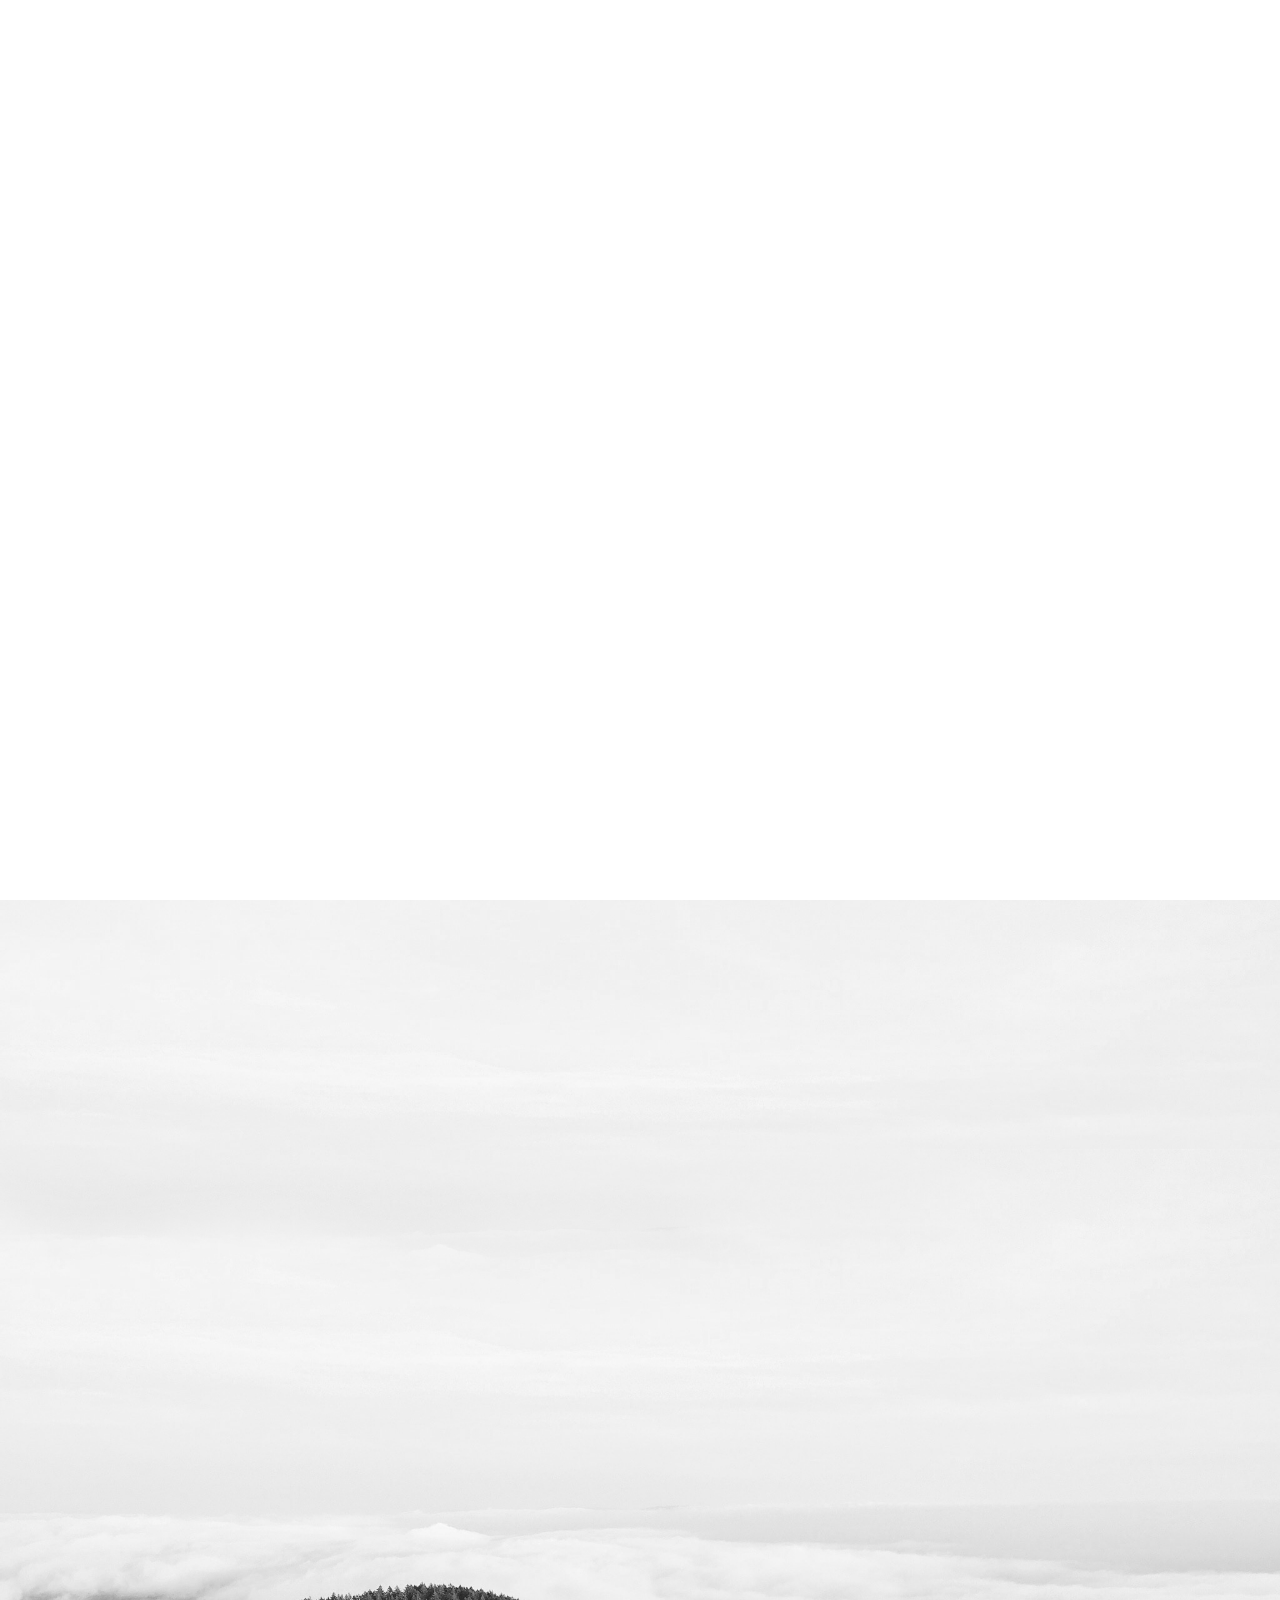
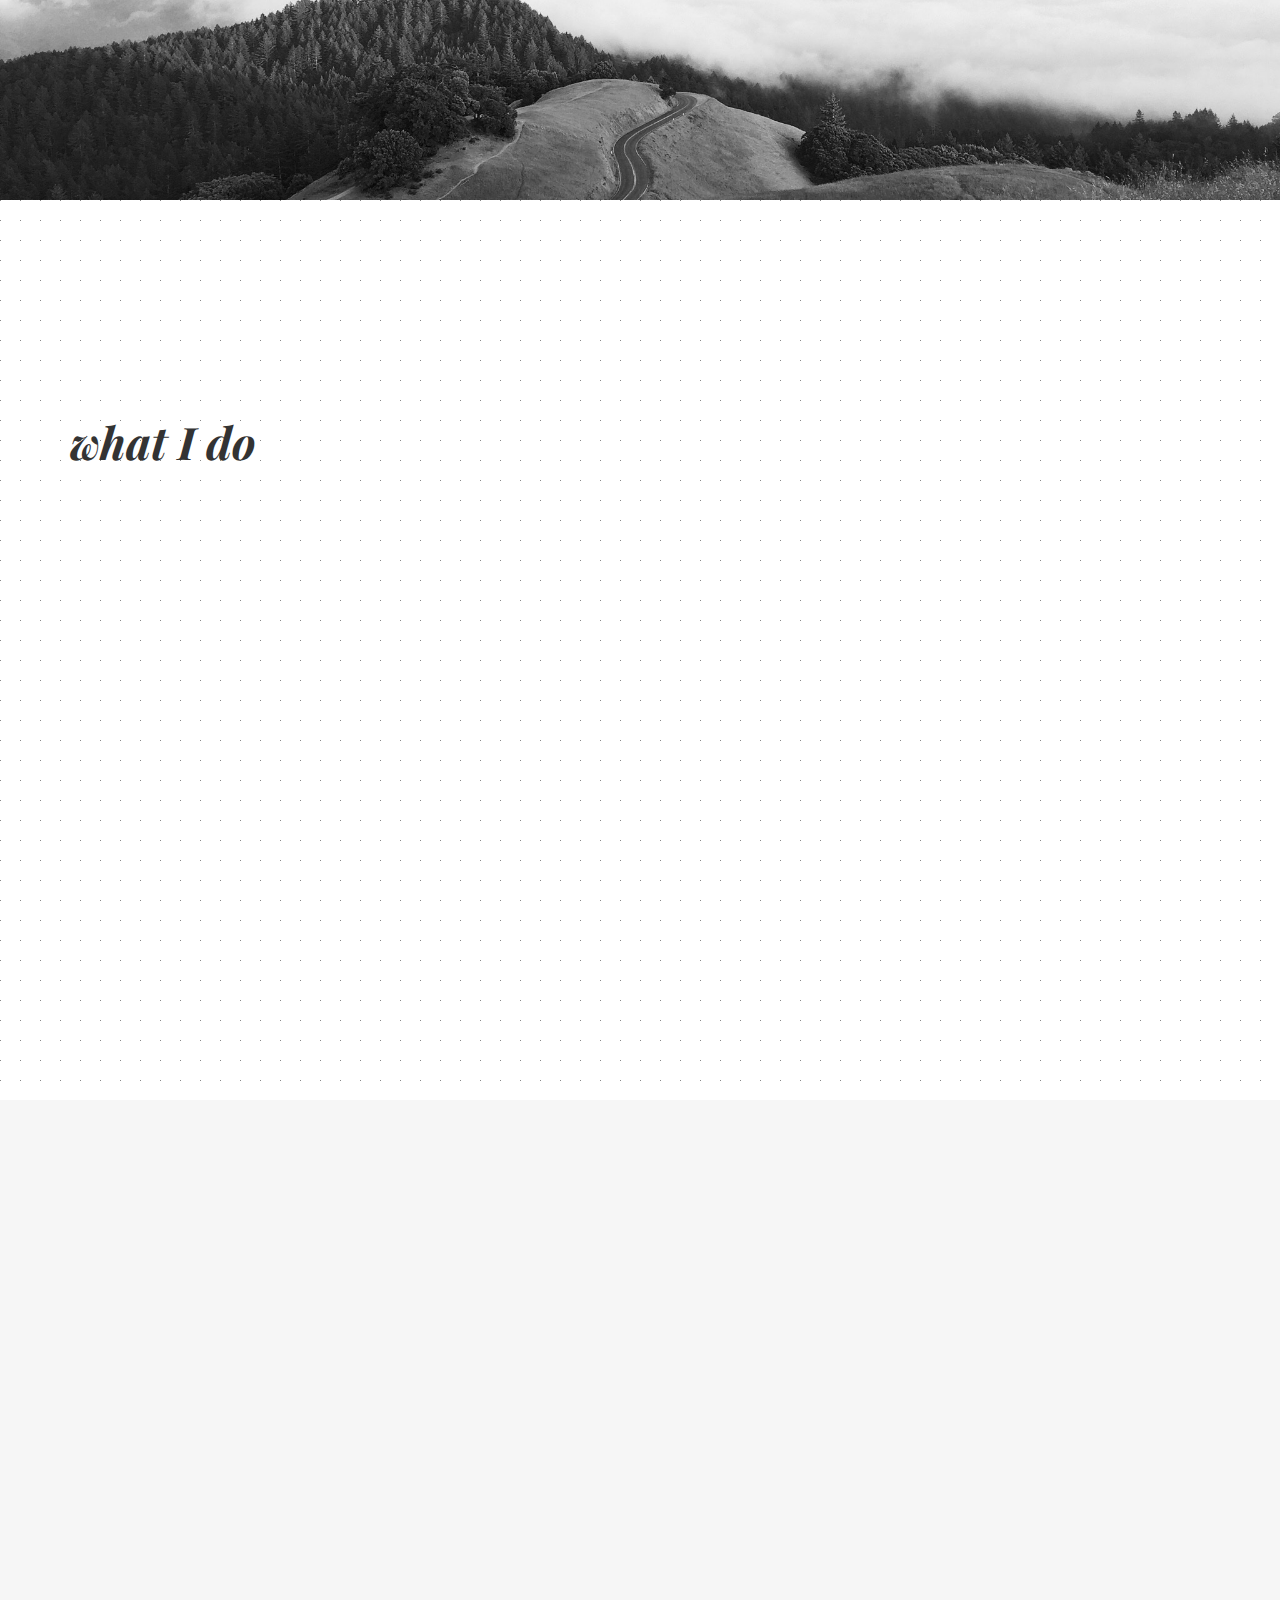
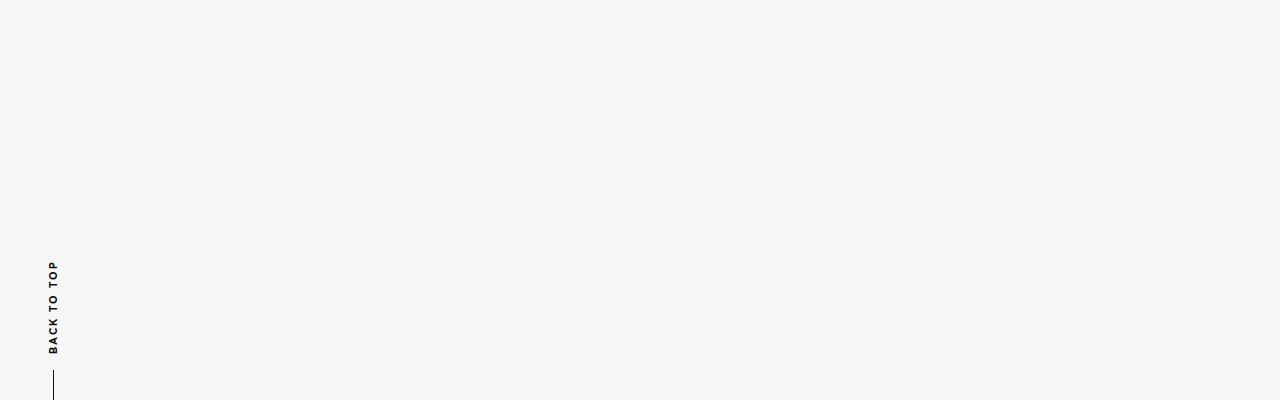
<file: index.html>
<!DOCTYPE html>
<html>
<head>
<meta name="viewport" content="width=device-width, initial-scale=1">
<title>Thien's Website</title>
<link href="https://fonts.googleapis.com/css?family=Noticia+Text:400,400i,700,700i&subset=latin-ext,vietnamese" rel="stylesheet">
<link href="https://fonts.googleapis.com/css?family=Roboto:100,100i,300,300i,400,400i,500,500i,700,700i,900,900i&subset=vietnamese" rel="stylesheet">
<link href="https://fonts.googleapis.com/css?family=Taviraj:100,100i,200,200i,300,300i,400,400i,500,500i,600,600i,700,700i&subset=vietnamese" rel="stylesheet">

<link href='https://fonts.googleapis.com/css?family=Playfair+Display:400,400italic,700,700italic,900italic,900|Open+Sans:400,300,300italic,400italic,600,700,600italic,700italic,800,800italic&subset=latin,vietnamese' rel='stylesheet' type='text/css'>
<link href='https://fonts.googleapis.com/css?family=Source+Sans+Pro:400,200,200italic,300,300italic,400italic,600,600italic,700,900,900italic,700italic|Montserrat:400,700&subset=latin,vietnamese' rel='stylesheet' type='text/css'>
<link href="https://fonts.googleapis.com/css?family=Montserrat:400,700" rel="stylesheet">

<link rel="stylesheet" href="font/graphik/stylesheet.css">
<link rel="stylesheet" href="font/arnhem/stylesheet.css">
<link rel="stylesheet" href="font/clarendon/stylesheet.css">
<link rel="stylesheet" href="font/SFUDin/stylesheet.css">
<link rel="stylesheet" href="font/svngotham/stylesheet.css">
<link rel="stylesheet" href="font-awesome/css/font-awesome.min.css">
<!-- end fonts -->

<!-- Latest compiled and minified CSS -->
<link rel="stylesheet" href="bootstrap/css/bootstrap.min.css">
<script src="https://ajax.googleapis.com/ajax/libs/jquery/1.12.3/jquery.min.js"></script>
<!-- Latest compiled and minified JavaScript -->
<script src="bootstrap/js/bootstrap.min.js"></script>
<script type='text/javascript' src='js/jquery.particleground.js'></script>
<script type="text/javascript" src="js/jquery.easing.1.3.js"></script>
<script type="text/javascript" src="js/jquery.waypoints.min.js"></script>
<script type="text/javascript" src="js/modernizr.js"></script>
<!-- PACE.JS FOR DISPLAYING LOADING EFFECT
<script src="js/pace.min.js"></script>
<link rel="stylesheet" href="css/big-counter.css">
-->
<!-- page stylesheets go here -->

<!-- start main stylesheet -->

<link rel="stylesheet" href="css/style.css">
<link rel="stylesheet" href="css/animate.css">
<link rel="stylesheet" href="css/media-queries.css">
<script type="text/javascript" src="js/main.js"></script>
</head>

<body>
<div class="loader">
  <div class="loading"></div>
</div>
<!-- search form goes here -->
<div class="search-container container-fluid" id="search-box-container">
  <div class="search-close-btn" id="search-close-btn"> <span class="top"></span> <span class="bottom"></span> </div>
  <div class="container">
    <div class="row">
      <div class="col-xs-10 col-xs-offset-1">
        <div class="form-wrapper">
          <form action="" class="searchform">
            <input type="text" id="search-text" autofocus value="type and press enter..."/>
            <button type="submit" class="submit"><i class="fa fa-search" aria-hidden="true"></i></button>
          </form>
        </div>
      </div>
    </div>
  </div>
</div>
<!-- end search form -->

<section class="container-fluid main-section banner animated section-slide" id="slide0">
<!-- page indicator -->
<div class="indicator-container hidden-xs animated" data-animate-order="3" data-animate-name="fadeInRight">
  <ul class="indicator" id="page-indicator">
    <li><a href="#" id="0">01</a></li>
    <li><a href="#" id="1">02</a></li>
    <li><a href="#" id="2">03</a></li>
    <li><a href="#" id="3">04</a></li>
  </ul>
</div>
<!-- end indicator -->

  <div id="particles" class="main-banner-overlay"></div>
  <div class="container">
    <nav class="navbar navbar-default navbar-fixed-top main-nav">
      <div class="container-fluid">
        <!-- Brand and toggle get grouped for better mobile display -->
        <div class="navbar-header"> <a class="button_container hidden-md hidden-lg" id="toggle"> <span class="top"></span> <span class="middle"></span> <span class="bottom"></span> </a>
          <!-- search box toggle button -->
          <div class="search-toggle hidden" id="search-toggle"> <i class="fa fa-search" aria-hidden="true"></i> </div>
          <!-- end toggle button -->
          <a class="navbar-brand animated" data-animate-order="0" data-animate-name="fadeInLeft" href="index.html"><img src="images/logo.png"></a>
        </div>
        <!-- Collect the nav links, forms, and other content for toggling -->
        <div class="overlay hidden-md hidden-lg" id="overlay">
          <nav class="overlay-menu">
            <ul class="main-nav">
              <li><a href="about.html"><span class="number">01</span>About</a></li>
              <li><a href="work.html"><span class="number">02</span>Work</a></li>
              <li><a href="blog.html"><span class="number">03</span>Blog</a></li>
              <li><a href="contact.html"><span class="number">04</span>Contact</a></li>

            </ul>
          </nav>
          <!-- overlay nav -->
          <div class="copy"> <span>Created by Thien Ho with <i class="fa fa-heart" aria-hidden="true"></i><span> </div>
        </div>
        <!-- Collect the nav links, forms, and other content for toggling -->
        <div class="collapse navbar-collapse hidden-sm">
          <ul class="nav navbar-nav navbar-right">
            <li><a href="about.html">About</a></li>
            <li><a href="work.html">Work</a></li>
            <li><a href="blog.html">Blog</a></li>
            <li><a href="contact.html">Contact</a></li>
          </ul>
        </div>
        <!-- /.navbar-collapse -->
      </div>
      <!-- /.container-fluid -->
    </nav>
  </div>
  <div class="container">
    <div class="col-xs-12 fadeoutonscroll">
      <div class="main-heading-container">
        <!--
          <h5 class="smaller-heading animated" data-animate-order="4" data-animate-name="fadeInDown">Hello there</h5>
      -->
          <h1 class="main-heading" data-animate-order="0" data-animate-name="fadeInUp">
              <span class="word animated" data-animate-order="0" data-animate-name="fadeInUp">hello</span>
              <span class="word animated" data-animate-order="1" data-animate-name="fadeInUp">there.</span>
          </h1>
      </div>
      <div class="sub-heading-container">
          <h2 class="sub-heading animated" data-animate-order="2" data-animate-name="fadeInUp">I&rsquo;m Thien. I love making simply beautiful websites & advertising with passion and care.</h2>
      </div>
      <div class="button-container">
          <a href="about.html" class="readmore-btn animated" data-animate-order="4" data-animate-name="fadeInUp">MORE ABOUT ME</a>
      </div>

      </div>
    <div class="scroll-container animated" data-animate-order="4" data-animate-name="fadeInUp">
      <a class="scrolling fadeoutonscroll" id="scroll-btn" href="#">scroll down</a>
    </div>
    <div class="animated social-icon-container" data-animate-order="4" data-animate-name="fadeInUp">
      <ul class="social-icons fadeoutonscroll">
        <li><a href="#"><i class="fa fa-twitter" aria-hidden="true"></i></a></li>
        <li><a href="#"><i class="fa fa-linkedin" aria-hidden="true"></i></a></li>
        <li><a href="#"><i class="fa fa-instagram" aria-hidden="true"></i></a></li>
      </ul>
    </div>
  </div>
</section>
<!-- end main banner -->
<section class="container-fluid welcome-section section-slide" id="slide1">
  <div class="container">
    <div class="row ">
      <div class="col-lg-6 col-lg-offset-3 col-md-6 col-md-offset-3 col-sm-8 col-sm-offset-2 welcome-text animated" data-animate-order="0" data-animate-name="fadeInUp">
        <h2 class="welcome-heading animated" data-animate-order="1" data-animate-name="fadeIn">wel<span class="hidden-xs">&mdash;<br/></span>come.</h2>
        <p>This personal website and blog of mine is created to share with you several stuffs including technologies, social lives, and of course, graphic design.</p>
        <p>On this site, I’d like to gather various types of articles as well as tutorials about graphic design from different sources that catch my interests. Hope these shares will help you out. Any question or comment, please feel free to <a href="contact">contact me</a> for any questions or&nbsp;requests. I would like to hear from you.</p>
      </div>
    </div>
  </div>
</section>
<section class="container-fluid service-section section-slide" id="slide2">
  <div class="container">
    <div class="row">
      <div class="col-xs-12 col-md-12 col-lg-3">
        <h2 class="service-heading">what I do</h2>
      </div>
      <div class="col-xs-12 col-sm-4 col-md-4 col-lg-3">
        <div class="service-block web-design animated" data-animate-order="0" data-animate-name="fadeInUp">
          <h3 class="service-title">website design.</h3>
          <p class="service-description">All of my works are designed with care and professional efforts. Every small details are taken care of to privide the best products and customer experience.</p>
        </div>
      </div>
      <div class="col-xs-12  col-sm-4 col-md-4 col-lg-3">
        <div class="service-block brand-identity animated" data-animate-order="1" data-animate-name="fadeInUp">
          <h3 class="service-title ">brand identity.</h3>
          <p class="service-description">All of my works are designed with care and professional efforts. Every small details are taken care of to privide the best products and customer experience.</p>
        </div>
      </div>
      <div class="col-xs-12  col-sm-4 col-md-4 col-lg-3">
        <div class="service-block print-product animated" data-animate-order="2" data-animate-name="fadeInUp">
          <h3 class="service-title">print products.</h3>
          <p class="service-description">All of my works are designed with care and professional efforts. Every small details are taken care of to privide the best products and customer experience.</p>
        </div>
      </div>
    </div>

  </div>
</section>

<section class="container-fluid contact-section section-slide" id="slide3">
  <div class="container">
    <div class="row">
      <div class="col-xs-12">
        <h2 class="contact-heading animated" data-animate-order="0" data-animate-name="fadeInUp">get in touch</h2>
      </div>
    </div>
    <div class="row">
      <div class="col-xs-12 col-sm-8 col-md-8 col-lg-9">
        <h4 class="contact-small-heading animated fade" data-animate-order="1" data-animate-name="fadeInUp">WANNA SAY HELLO?</h4>
        <a href="mailto:thien@thienho.co" class="footer-email animated fade" data-animate-order="2" data-animate-name="fadeInUp">thien@thienho.co</a>
      </div>
      <div class="col-xs-12 col-sm-4 col-md-4 col-lg-3">
        <h4 class="contact-small-heading animated fade" data-animate-order="1" data-animate-name="fadeInUp">CONNECT WITH ME</h4>
        <ul class="connect-list">
          <li class="animated fade" data-animate-order="2" data-animate-name="fadeInUp"><a href="#">linkedin</a></li>
          <li class="animated fade" data-animate-order="3" data-animate-name="fadeInUp"><a href="#">twitter</a></li>
          <li class="animated fade" data-animate-order="4" data-animate-name="fadeInUp"><a href="#">instagram</a></li>
        </ul>
      </div>
    </div>

      <div class="col-xs-12 arrow-container">
        <span></span>
        <a href="" class="totop">BACK TO TOP</a>
      </div>

  </div>
</section>
</body>
</html>
</file>
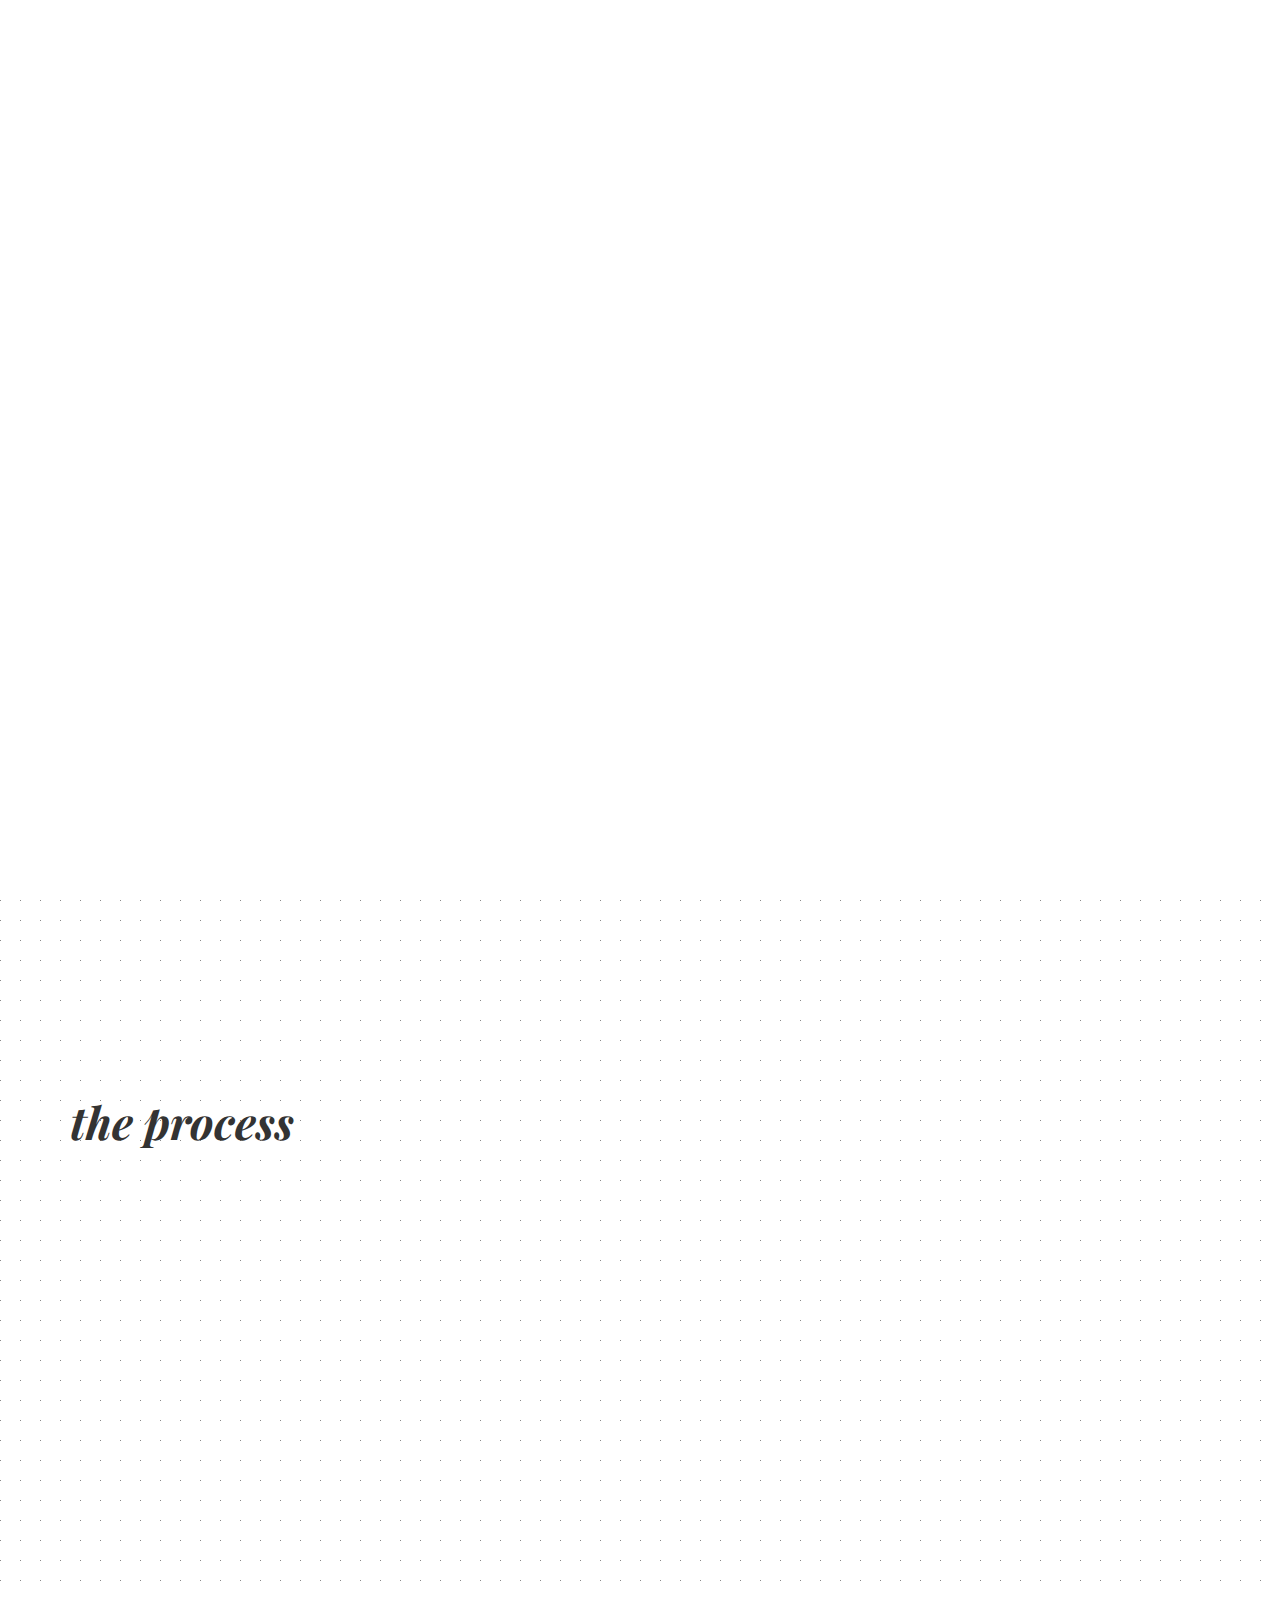
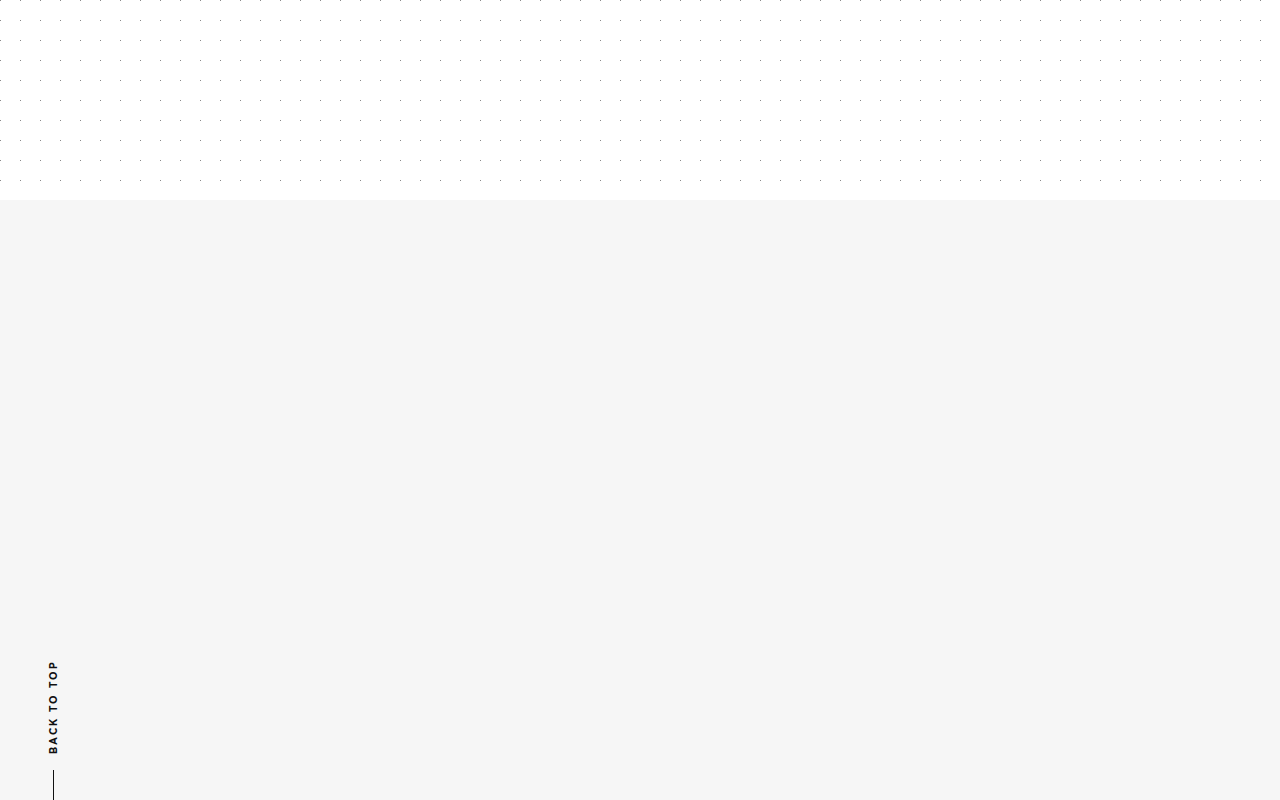
<file: about.html>
<!DOCTYPE html>
<html>
<head>
<meta name="viewport" content="width=device-width, initial-scale=1">
<title>Thien's Website</title>
<link href="https://fonts.googleapis.com/css?family=Noticia+Text:400,400i,700,700i&subset=latin-ext,vietnamese" rel="stylesheet">
<link href='https://fonts.googleapis.com/css?family=Playfair+Display:400,400italic,700,700italic,900italic,900|Open+Sans:400,300,300italic,400italic,600,700,600italic,700italic,800,800italic&subset=latin,vietnamese' rel='stylesheet' type='text/css'>
<link href='https://fonts.googleapis.com/css?family=Source+Sans+Pro:400,200,200italic,300,300italic,400italic,600,600italic,700,900,900italic,700italic|Montserrat:400,700&subset=latin,vietnamese' rel='stylesheet' type='text/css'>

<link rel="stylesheet" href="font/graphik/stylesheet.css">
<link rel="stylesheet" href="font/arnhem/stylesheet.css">
<link rel="stylesheet" href="font/SFUDin/stylesheet.css">
<link rel="stylesheet" href="font/svngotham/stylesheet.css">
<link rel="stylesheet" href="font-awesome/css/font-awesome.min.css">
<!-- end fonts -->

<!-- Latest compiled and minified CSS -->
<link rel="stylesheet" href="bootstrap/css/bootstrap.min.css">
<script src="js/jquery-1.12.4.min.js"></script>
<!-- Latest compiled and minified JavaScript -->
<script src="bootstrap/js/bootstrap.min.js"></script>
<script type='text/javascript' src='js/jquery.particleground.js'></script>
<script type="text/javascript" src="js/jquery.easing.1.3.js"></script>
<script type="text/javascript" src="js/jquery.waypoints.min.js"></script>
<script type="text/javascript" src="js/modernizr.js"></script>
<!-- PACE.JS FOR DISPLAYING LOADING EFFECT
<script src="js/pace.min.js"></script>
<link rel="stylesheet" href="css/big-counter.css">
-->
<!-- page stylesheets go here -->

<!-- start main stylesheet -->

<link rel="stylesheet" href="css/style.css">
<link rel="stylesheet" href="css/animate.css">
<link rel="stylesheet" href="css/media-queries.css">
<script type="text/javascript" src="js/main.js"></script>
</head>

<body>
<div class="loader"><div class="loading"></div></div>
<!-- search form goes here -->
<div class="search-container container-fluid" id="search-box-container">
  <div class="search-close-btn" id="search-close-btn"> <span class="top"></span> <span class="bottom"></span> </div>
  <div class="container">
    <div class="row">
      <div class="col-xs-10 col-xs-offset-1">
        <div class="form-wrapper">
          <form action="" class="searchform">
            <input type="text" id="search-text" autofocus value="type and press enter..."/>
            <button type="submit" class="submit"><i class="fa fa-search" aria-hidden="true"></i></button>
          </form>
        </div>
      </div>
    </div>
  </div>
</div>
<!-- end search form -->

<section class="container-fluid about-banner banner animated section-slide" id="slide0">
  <div class="container">
    <nav class="navbar navbar-default navbar-fixed-top main-nav">
      <div class="container-fluid">
        <!-- Brand and toggle get grouped for better mobile display -->
        <div class="navbar-header"> <a class="button_container hidden-md hidden-lg" id="toggle"> <span class="top"></span> <span class="middle"></span> <span class="bottom"></span> </a>
          <!-- search box toggle button -->
          <div class="search-toggle hidden" id="search-toggle"> <i class="fa fa-search" aria-hidden="true"></i> </div>
          <!-- end toggle button -->
          <a class="navbar-brand animated" data-animate-order="0" data-animate-name="fadeInLeft" href="index.html"><img src="images/logo.png"></a>
        </div>
        <!-- Collect the nav links, forms, and other content for toggling -->
        <div class="overlay hidden-md hidden-lg" id="overlay">
          <nav class="overlay-menu">
            <ul class="main-nav">
              <li><a href="about.html"><span class="number">01</span>About</a></li>
              <li><a href="work.html"><span class="number">02</span>Work</a></li>
              <li><a href="blog.html"><span class="number">03</span>Blog</a></li>
              <li><a href="contact.html"><span class="number">04</span>Contact</a></li>
            </ul>
          </nav>
          <!-- overlay nav -->
          <div class="copy"> <span>Created by Thien Ho with <i class="fa fa-heart" aria-hidden="true"></i><span> </div>
        </div>
        <!-- Collect the nav links, forms, and other content for toggling -->
        <div class="collapse navbar-collapse hidden-sm">
          <ul class="nav navbar-nav navbar-right">
            <li><a href="about.html">About</a></li>
            <li><a href="work.html">Work</a></li>
            <li><a href="blog.html">Blog</a></li>
            <li><a href="contact.html">Contact</a></li>
          </ul>
        </div>
        <!-- /.navbar-collapse -->
      </div>
      <!-- /.container-fluid -->
    </nav>
  </div>
  <div class="container">
    <div class="row">
      <div class="col-xs-12 col-sm-6 col-md-5 col-md-offset-1 col-lg-4 col-lg-offset-1">
        <img src="images/andy.jpg" alt="" class="profile-img animated" data-animate-order="0" data-animate-name="fadeIn">
        <h1 class="about-heading">
            <div class="about-word-mask">
                <span class="word animated" data-animate-order="1" data-animate-name="fadeInUp">hello,</span>
            </div>
            <div class="about-word-mask">
                <span class="word animated" data-animate-order="2" data-animate-name="fadeInUp">i&#8217;m thien.</span>
            </div>
        </h1>

        <a href="#" class="resume animated" data-animate-order="2" data-animate-name="fadeInUp">My resume <i class="fa fa-file-pdf-o" aria-hidden="true"></i>
</a>
      </div>
      <div class="col-xs-12 col-sm-6 col-md-5 col-lg-6 right-container">
          <div id="profile" class="profile-container animated" data-animate-order="2" data-animate-name="fadeIn">
          <p>My name is Thien Ho. I am a graphic and web designer.</p>
          <p>Having graduated from <b>International University (Vietnam National University)</b>, majored in <b>Computer Engineering</b>, I realize this is an incredibly potential industry with huge career opportunities since technology will keep growing and being developed on a non-stop basis.</p>

          <p>Prior to my degree education at International University, I pursued a diploma in <b>Multimedia Graphics</b> at <b>FPT Arena</b>. There, I was learning how to use graphic tools including <b>Adobe Photoshop, Illustrator, Indesign and Flash</b> to make ideas become real, of course with all efforts and passion.</p>

    <p>I graduated in December 2014 with an <b>MBA</b> concentrating in <b>Management Information System</b> at the <b>University of Houston - Clear Lake</b>. I kinda dip my one foot into the business world. Overall, my love for graphic and web design remains unchanged. I still love to work on graphic and web design stuffs.</p>
        </div>
      </div>
    </div>


  </div>
</section>
<!-- end main banner -->

<section class="container-fluid process-section section-slide" id="slide2">
  <div class="container">
    <div class="row">
      <div class="col-xs-12 col-md-12 col-lg-3">
        <h2 class="service-heading">the process</h2>
      </div>
      <div class="col-xs-12 col-sm-12 col-md-12 col-lg-9">
        <div class="quote-block animated" data-animate-order="0" data-animate-name="fadeInUp">
          <blockquote>
            <p class="saying">Simplicity is the ultimate sophistication.</p>
            <div class="author">
              &mdash; Leonardo Da Vinci
            </div>
          </blockquote>
        </div>
      </div>

    </div>

    <div class="row process-wrapper">
        <div class="col-xs-12 col-sm-6 col-md-6 col-lg-3 process-container requirement animated" data-animate-order="4" data-animate-name="fadeInUp">
            <h4 class="process-title">Collecting Requirements</h4>
            <p>In this step, detail information about the project will be collected.</p>
        </div>
        <div class="col-xs-12 col-sm-6 col-md-6 col-lg-3 process-container design animated" data-animate-order="4" data-animate-name="fadeInUp">
            <h4 class="process-title">Analysis & Design</h4>
            <p>Collected information will be analyzed and turned into designs.</p>
        </div>
        <div class="col-xs-12 col-sm-6 col-md-6 col-lg-3 process-container coding animated" data-animate-order="4" data-animate-name="fadeInUp">
            <h4 class="process-title">Implementation</h4>
            <p>Designs will be turned in to real codes or real products.</p>
        </div>
        <div class="col-xs-12 col-sm-6 col-md-6 col-lg-3 process-container launch animated" data-animate-order="4" data-animate-name="fadeInUp">
            <h4 class="process-title">Testing & Launch</h4>
            <p>Final product must be carefully tested before launching.</p>
        </div>
    </div>
  </div>
</section>

<section class="container-fluid contact-section section-slide shorter" id="slide3">
  <div class="container">
    <div class="row">
      <div class="col-xs-12">
        <h2 class="contact-heading animated" data-animate-order="0" data-animate-name="fadeInUp">contact</h2>
      </div>
    </div>
    <div class="row">
      <div class="col-xs-12 col-sm-8 col-md-8 col-lg-9">
        <h4 class="contact-small-heading animated fade" data-animate-order="1" data-animate-name="fadeInUp">WANNA SAY HELLO?</h4>
        <a href="mailto:thien@thienho.co" class="footer-email animated fade" data-animate-order="2" data-animate-name="fadeInUp">thien@thienho.co</a>
      </div>
      <div class="col-xs-12 col-sm-4 col-md-4 col-lg-3">
        <h4 class="contact-small-heading animated fade" data-animate-order="1" data-animate-name="fadeInUp">CONNECT WITH ME</h4>
        <ul class="connect-list">
          <li class="animated fade" data-animate-order="2" data-animate-name="fadeInUp"><a href="#">linkedin</a></li>
          <li class="animated fade" data-animate-order="3" data-animate-name="fadeInUp"><a href="#">twitter</a></li>
          <li class="animated fade" data-animate-order="4" data-animate-name="fadeInUp"><a href="#">instagram</a></li>
        </ul>
      </div>
    </div>

      <div class="col-xs-12 arrow-container">
        <span></span>
        <a href="" class="totop">BACK TO TOP</a>
      </div>

  </div>
</section>
</body>
</html>
</file>
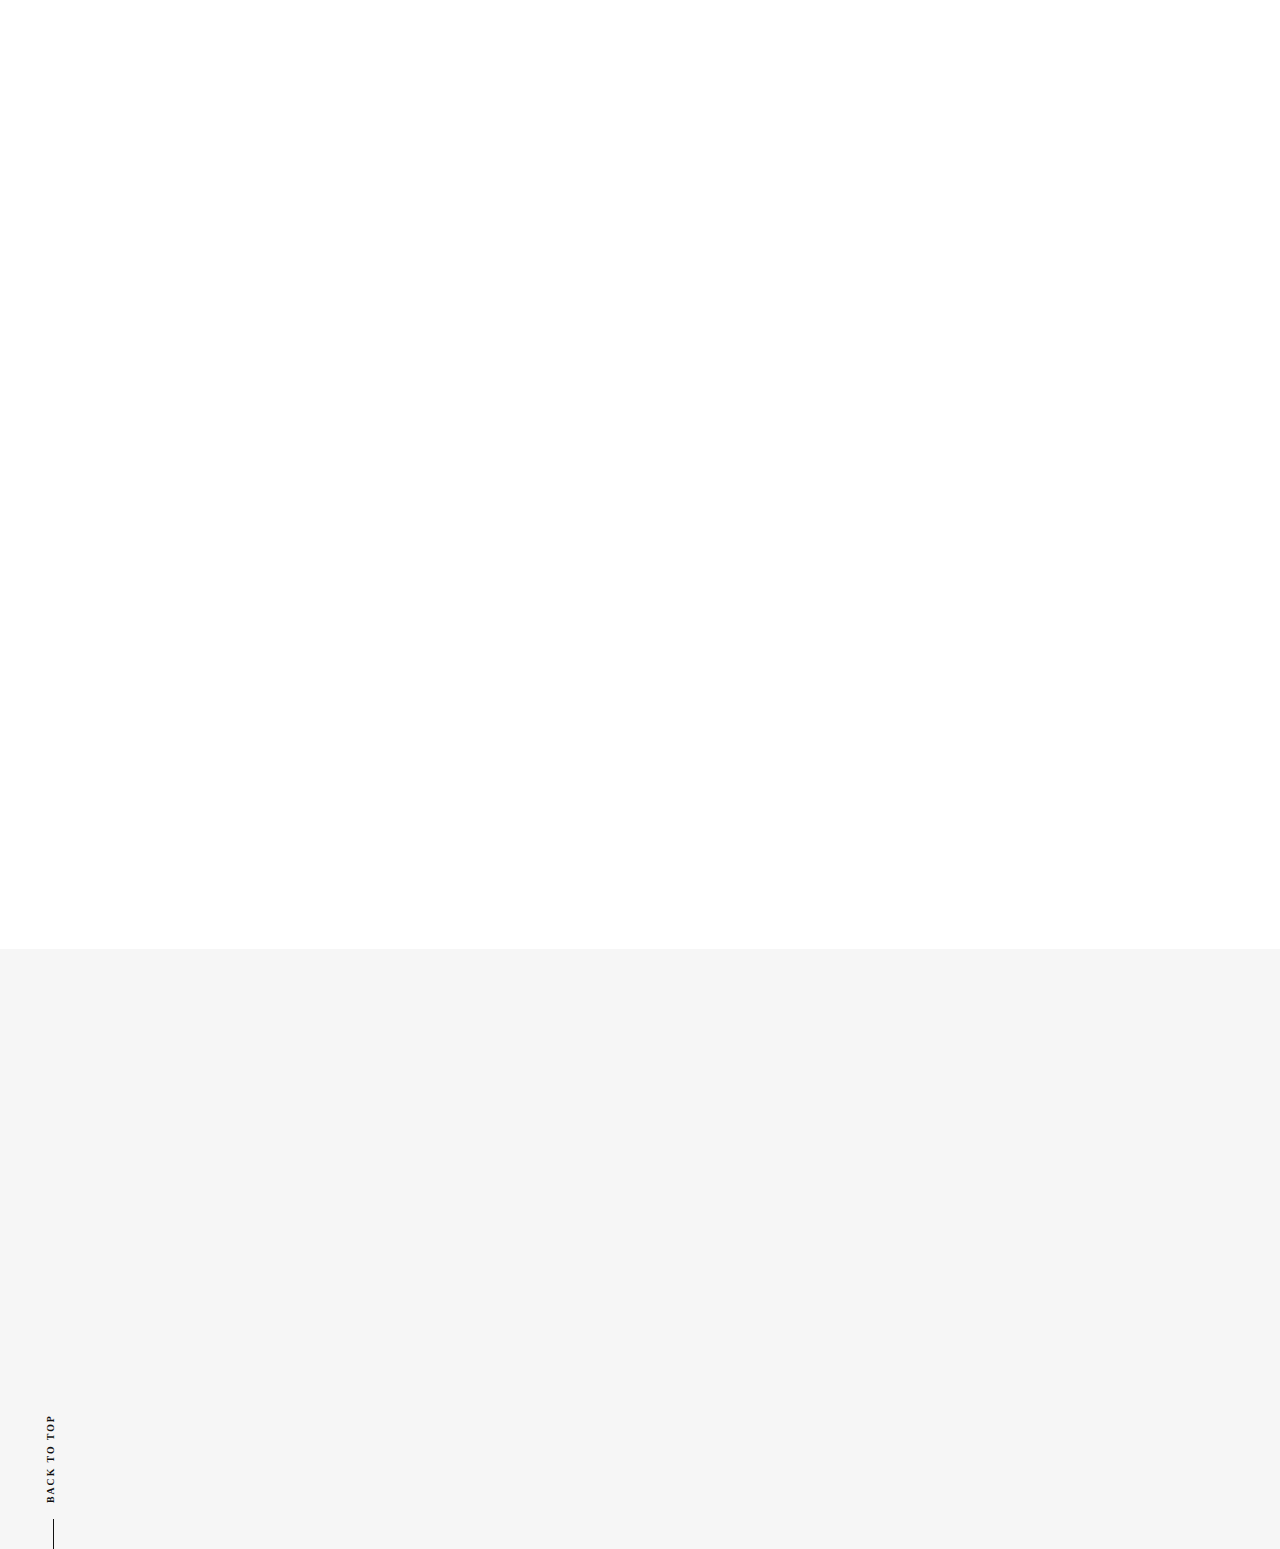
<file: blog-single.html>
<!DOCTYPE html>
<html>
<head>
<meta name="viewport" content="width=device-width, initial-scale=1">
<title>Thien's Website</title>
<link href='https://fonts.googleapis.com/css?family=Playfair+Display:400,400italic,700,700italic,900italic,900|Open+Sans:400,300,300italic,400italic,600,700,600italic,700italic,800,800italic&subset=latin,vietnamese' rel='stylesheet' type='text/css'>
<link href='https://fonts.googleapis.com/css?family=Source+Sans+Pro:400,200,200italic,300,300italic,400italic,600,600italic,700,900,900italic,700italic|Montserrat:400,700&subset=latin,vietnamese' rel='stylesheet' type='text/css'>
<link rel="stylesheet" href="font/graphik/stylesheet.css">
<link rel="stylesheet" href="font-awesome/css/font-awesome.min.css">
<!-- end fonts -->

<!-- Latest compiled and minified CSS -->
<link rel="stylesheet" href="bootstrap/css/bootstrap.min.css">
<script src="js/jquery-1.12.4.min.js"></script>
<!-- Latest compiled and minified JavaScript -->
<script src="bootstrap/js/bootstrap.min.js"></script>
<script type='text/javascript' src='js/jquery.particleground.js'></script>
<script type="text/javascript" src="js/jquery.easing.1.3.js"></script>
<script type="text/javascript" src="js/jquery.waypoints.min.js"></script>
<script type="text/javascript" src="js/modernizr.js"></script>
<!-- PACE.JS FOR DISPLAYING LOADING EFFECT
<script src="js/pace.min.js"></script>
<link rel="stylesheet" href="css/big-counter.css">
-->
<!-- page stylesheets go here -->

<!-- start main stylesheet -->

<link rel="stylesheet" href="css/style.css">
<link rel="stylesheet" href="css/animate.css">
<link rel="stylesheet" href="css/media-queries.css">
<script type="text/javascript" src="js/main.js"></script>
</head>

<body>
<div class="loader"><div class="loading"></div></div>
<!-- search form goes here -->
<div class="search-container container-fluid" id="search-box-container">
  <div class="search-close-btn" id="search-close-btn"> <span class="top"></span> <span class="bottom"></span> </div>
  <div class="container">
    <div class="row">
      <div class="col-xs-10 col-xs-offset-1">
        <div class="form-wrapper">
          <form action="" class="searchform">
            <input type="text" id="search-text" autofocus value="type and press enter..."/>
            <button type="submit" class="submit"><i class="fa fa-search" aria-hidden="true"></i></button>
          </form>
        </div>
      </div>
    </div>
  </div>
</div>
<!-- end search form -->

<section class="container-fluid blog-banner banner animated section-slide" id="slide0">
  <div class="container">
    <nav class="navbar navbar-default navbar-fixed-top main-nav">
      <div class="container-fluid">
        <!-- Brand and toggle get grouped for better mobile display -->
        <div class="navbar-header"> <a class="button_container hidden-md hidden-lg" id="toggle"> <span class="top"></span> <span class="middle"></span> <span class="bottom"></span> </a>
          <!-- search box toggle button -->
          <div class="search-toggle hidden" id="search-toggle"> <i class="fa fa-search" aria-hidden="true"></i> </div>
          <!-- end toggle button -->
          <a class="navbar-brand animated" data-animate-order="0" data-animate-name="fadeInLeft" href="index.html"><img src="images/logo.png"></a>
        </div>
        <!-- Collect the nav links, forms, and other content for toggling -->
        <div class="overlay hidden-md hidden-lg" id="overlay">
          <nav class="overlay-menu">
            <ul class="main-nav">
              <li><a href="#"><span class="number">01</span>About</a></li>
              <li><a href="#"><span class="number">02</span>Work</a></li>
              <li><a href="#"><span class="number">03</span>Blog</a></li>
              <li><a href="#"><span class="number">04</span>Contact</a></li>
            </ul>
          </nav>
          <!-- overlay nav -->
          <div class="copy"> <span>Created by Thien Ho with <i class="fa fa-heart" aria-hidden="true"></i><span> </div>
        </div>
        <!-- Collect the nav links, forms, and other content for toggling -->
        <div class="collapse navbar-collapse hidden-sm">
          <ul class="nav navbar-nav navbar-right">
            <li><a href="about.html">About</a></li>
            <li><a href="work.html">Work</a></li>
            <li><a href="blog.html">Blog</a></li>
            <li><a href="contact.html">Contact</a></li>
          </ul>
        </div>
        <!-- /.navbar-collapse -->
      </div>
      <!-- /.container-fluid -->
    </nav>
  </div>
  <div class="container">
    <div class="row">
        <div class="col-xs-12 blog-header animated">
            <h1 class="blog-heading"></h1>
        </div>
    </div>

    <row class="entry-container animated">
        <div class="col-xs-12 col-sm-12 col-md-8 col-lg-6 col-lg-offset-3 left-column">
            <div class="entry">
                <h2 class="blog-title">7 Skills every designer must master</h2>
                <p class="leading">Web design is as much a science as it is an art form. While half of the job is based on sound coding and design know-how, the other half is based on just having an intuitive sense of what looks good and what doesn't. Any web designer worth his salt will develop a strong core of fundamentals to make himself stand out from the rest of the pack.</p>
            </div>


            <div class="entry">
                <h2 class="blog-title">7 Skills every designer must master</h2>
                <p class="leading">Web design is as much a science as it is an art form. While half of the job is based on sound coding and design know-how, the other half is based on just having an intuitive sense of what looks good and what doesn't. Any web designer worth his salt will develop a strong core of fundamentals to make himself stand out from the rest of the pack.</p>
            </div>

            <div class="entry">
                <h2 class="blog-title">7 Skills every designer must master</h2>
                <p class="leading">Web design is as much a science as it is an art form. While half of the job is based on sound coding and design know-how, the other half is based on just having an intuitive sense of what looks good and what doesn't. Any web designer worth his salt will develop a strong core of fundamentals to make himself stand out from the rest of the pack.</p>
            </div>

            <div class="entry">
                <h2 class="blog-title">7 Skills every designer must master</h2>
                <p class="leading">Web design is as much a science as it is an art form. While half of the job is based on sound coding and design know-how, the other half is based on just having an intuitive sense of what looks good and what doesn't. Any web designer worth his salt will develop a strong core of fundamentals to make himself stand out from the rest of the pack.</p>
            </div>
        </div>
        <div class="hidden-xs hidden-sm col-md-4 col-lg-3 right-column">
            <h3 class="small-heading">Recent Entries</h3>
            <ul class="newslist">
            <li><a href="http://thienho.co/7-skills-every-web-designer-must-master/" rel="bookmark" title="Permanent link to 7 Skills Every Web Designer Must Master">
        7 Skills Every Web Designer Must Master        </a><br>
        <span>
        03-27-2015        </span> <br class="clear">
      </li>
            <li><a href="http://thienho.co/my-website-updated-with-source-sans-pro-font/" rel="bookmark" title="Permanent link to My website updated with Source Sans Pro font.">
        My website updated with Source Sans Pro font.        </a><br>
        <span>
        03-02-2015        </span> <br class="clear">
      </li>
            <li><a href="http://thienho.co/a-quote-from-john-f-kennedy/" rel="bookmark" title="Permanent link to A quote from John F. Kennedy">
        A quote from John F. Kennedy        </a><br>
        <span>
        07-02-2014        </span> <br class="clear">
      </li>
            <li><a href="http://thienho.co/8-scientifically-proven-ways-to-increase-your-happiness/" rel="bookmark" title="Permanent link to 8 Scientifically Proven Ways To Increase Your Happiness">
        8 Scientifically Proven Ways To Increase Your Happiness        </a><br>
        <span>
        07-02-2014        </span> <br class="clear">
      </li>
            <li><a href="http://thienho.co/tuoi-tho-em-dau/" rel="bookmark" title="Permanent link to tuổi thơ em đâu?">
        Tuooi       </a><br>
        <span>
        06-24-2014        </span> <br class="clear">
      </li>
          </ul>
        </div>
    </row>
  </div>
</section>
<!-- end main banner -->


<section class="container-fluid contact-section section-slide shorter" id="slide3">
  <div class="container">
    <div class="row">
      <div class="col-xs-12">
        <h2 class="contact-heading animated" data-animate-order="0" data-animate-name="fadeInUp">get in touch</h2>
      </div>
    </div>
    <div class="row">
      <div class="col-xs-12 col-sm-8 col-md-8 col-lg-9 animated fade" data-animate-order="1" data-animate-name="fadeInUp">
        <h4 class="contact-small-heading">WANNA SAY HELLO?</h4>
        <a href="mailto:vietthien204@gmail.com" class="footer-email">vietthien204@gmail.com</a>
      </div>
      <div class="col-xs-12 col-sm-4 col-md-4 col-lg-3 animated fade" data-animate-order="2" data-animate-name="fadeInUp">
        <h4 class="contact-small-heading">CONNECT WITH ME</h4>
        <ul class="connect-list">
          <li><a href="#">linkedin</a></li>
          <li><a href="#">twitter</a></li>
          <li><a href="#">instagram</a></li>
        </ul>
      </div>
    </div>

      <div class="col-xs-12 arrow-container">
        <span></span>
        <a href="" class="totop">BACK TO TOP</a>
      </div>

  </div>
</section>
</body>
</html>
</file>
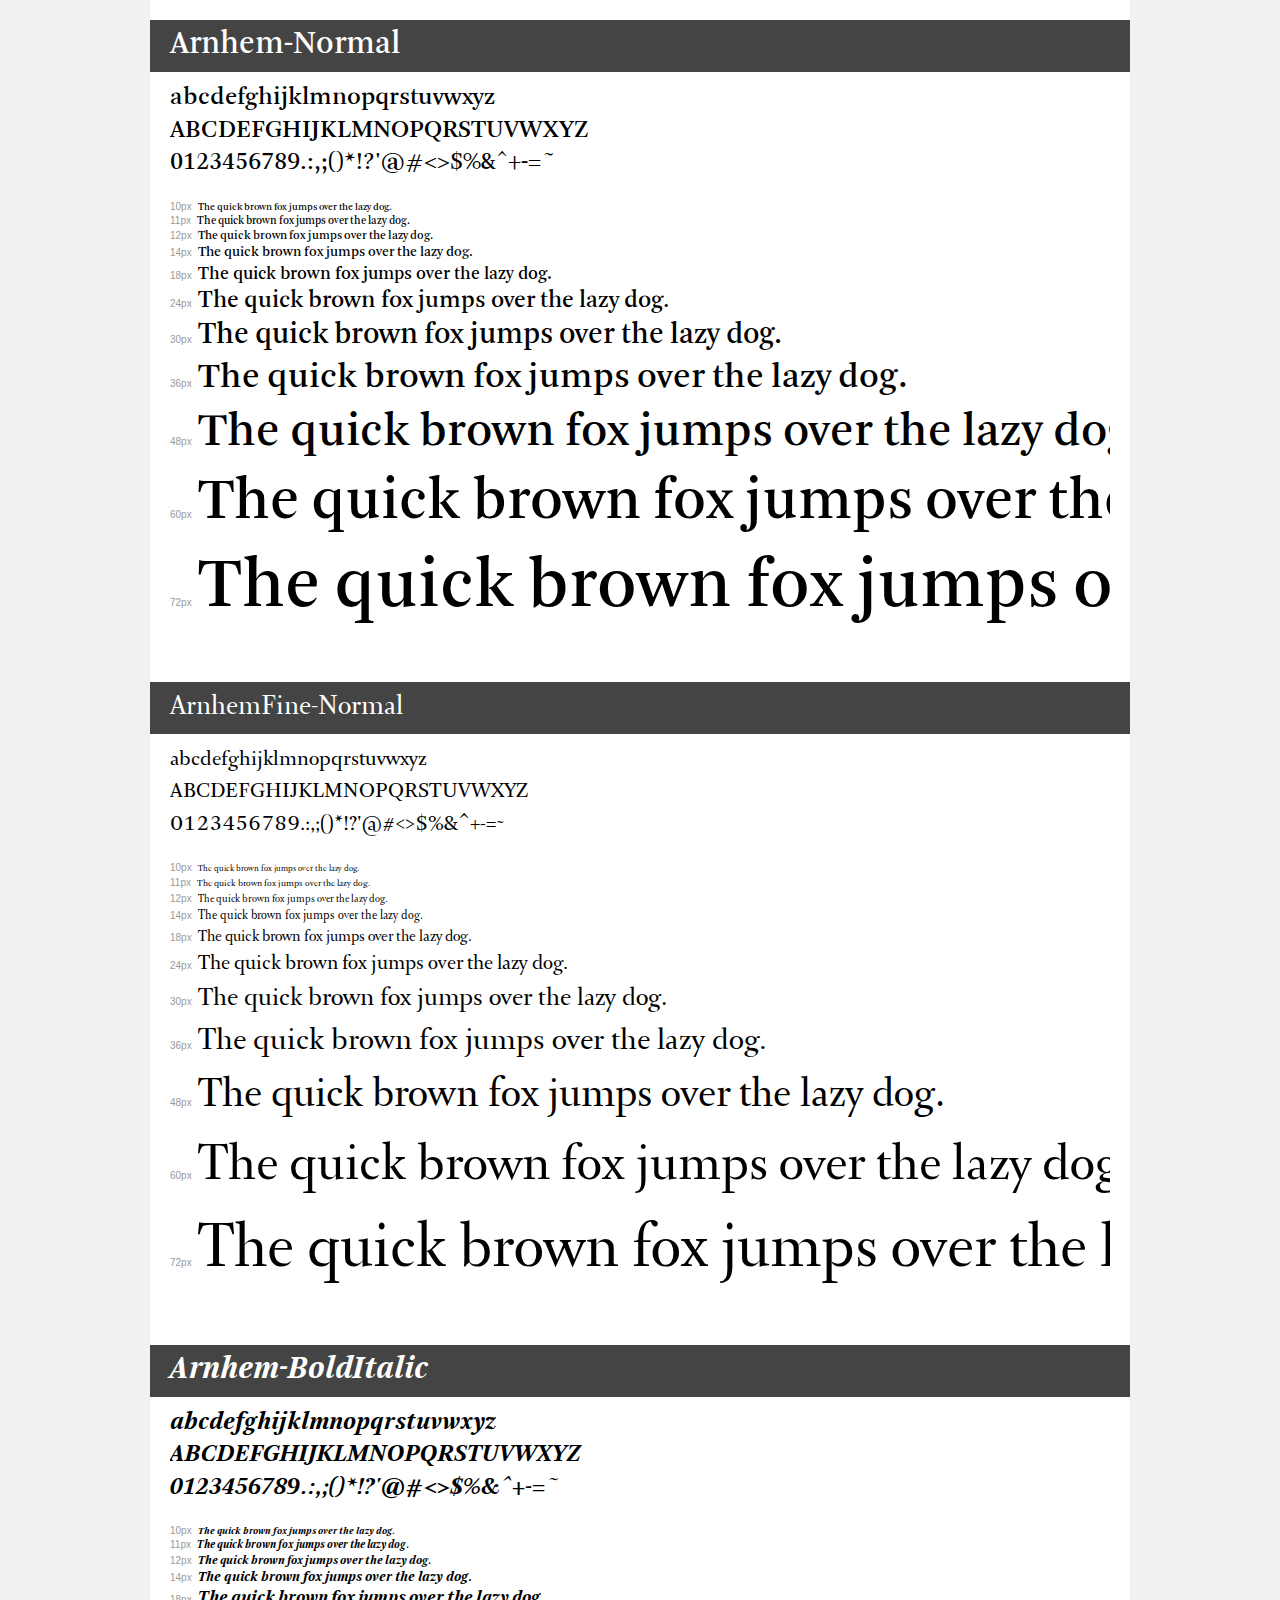
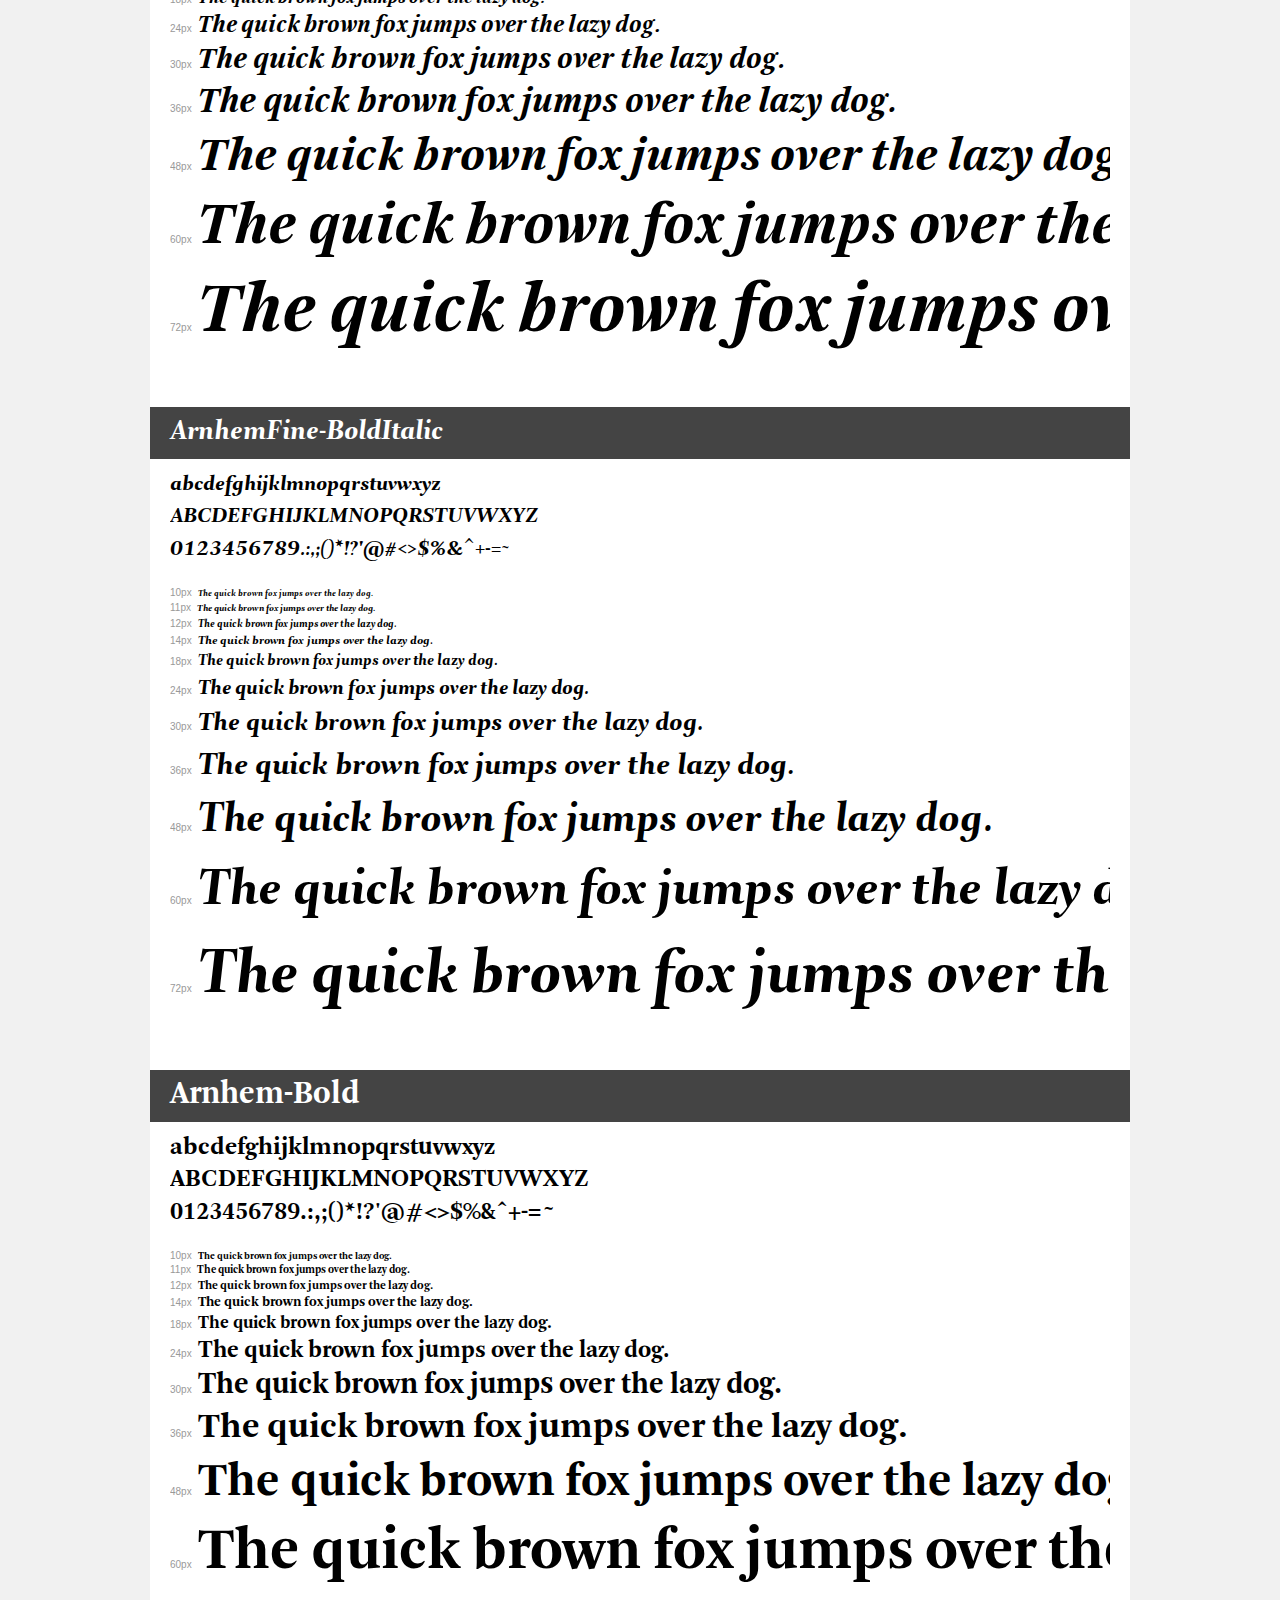
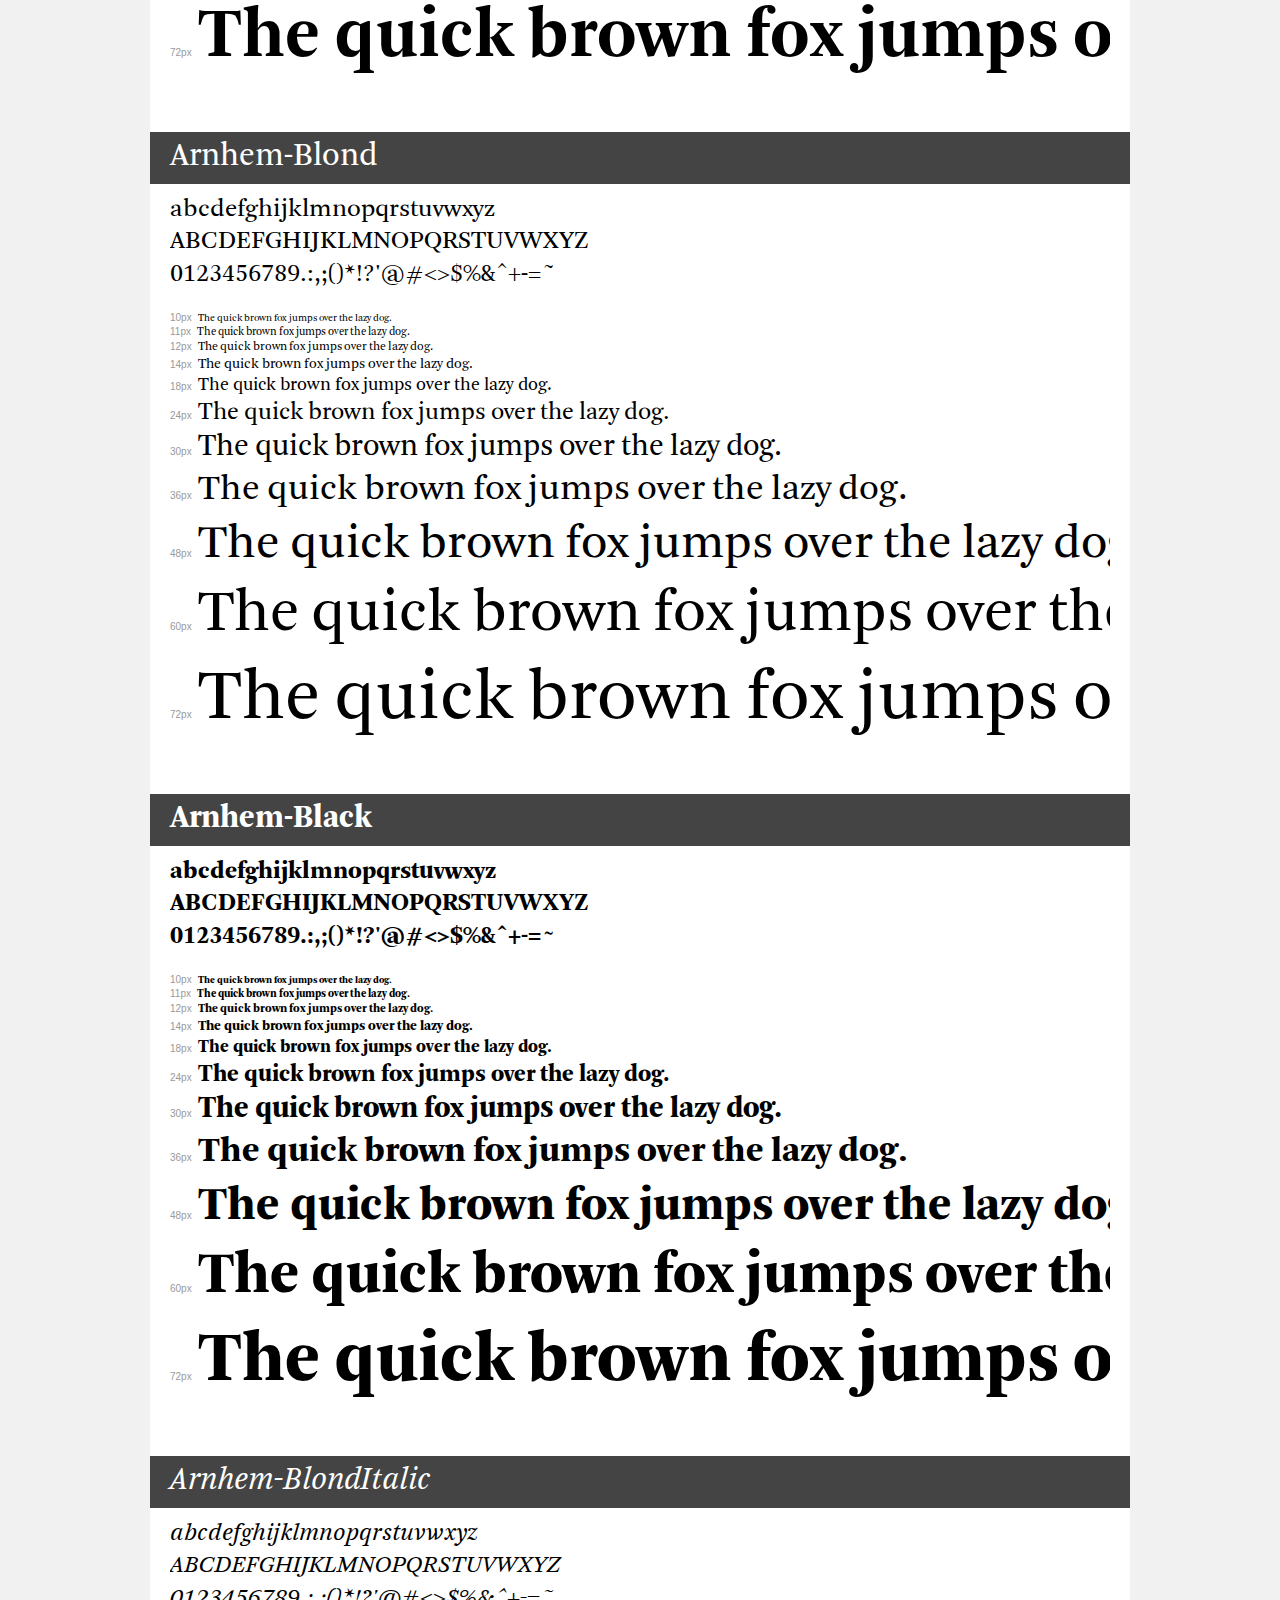
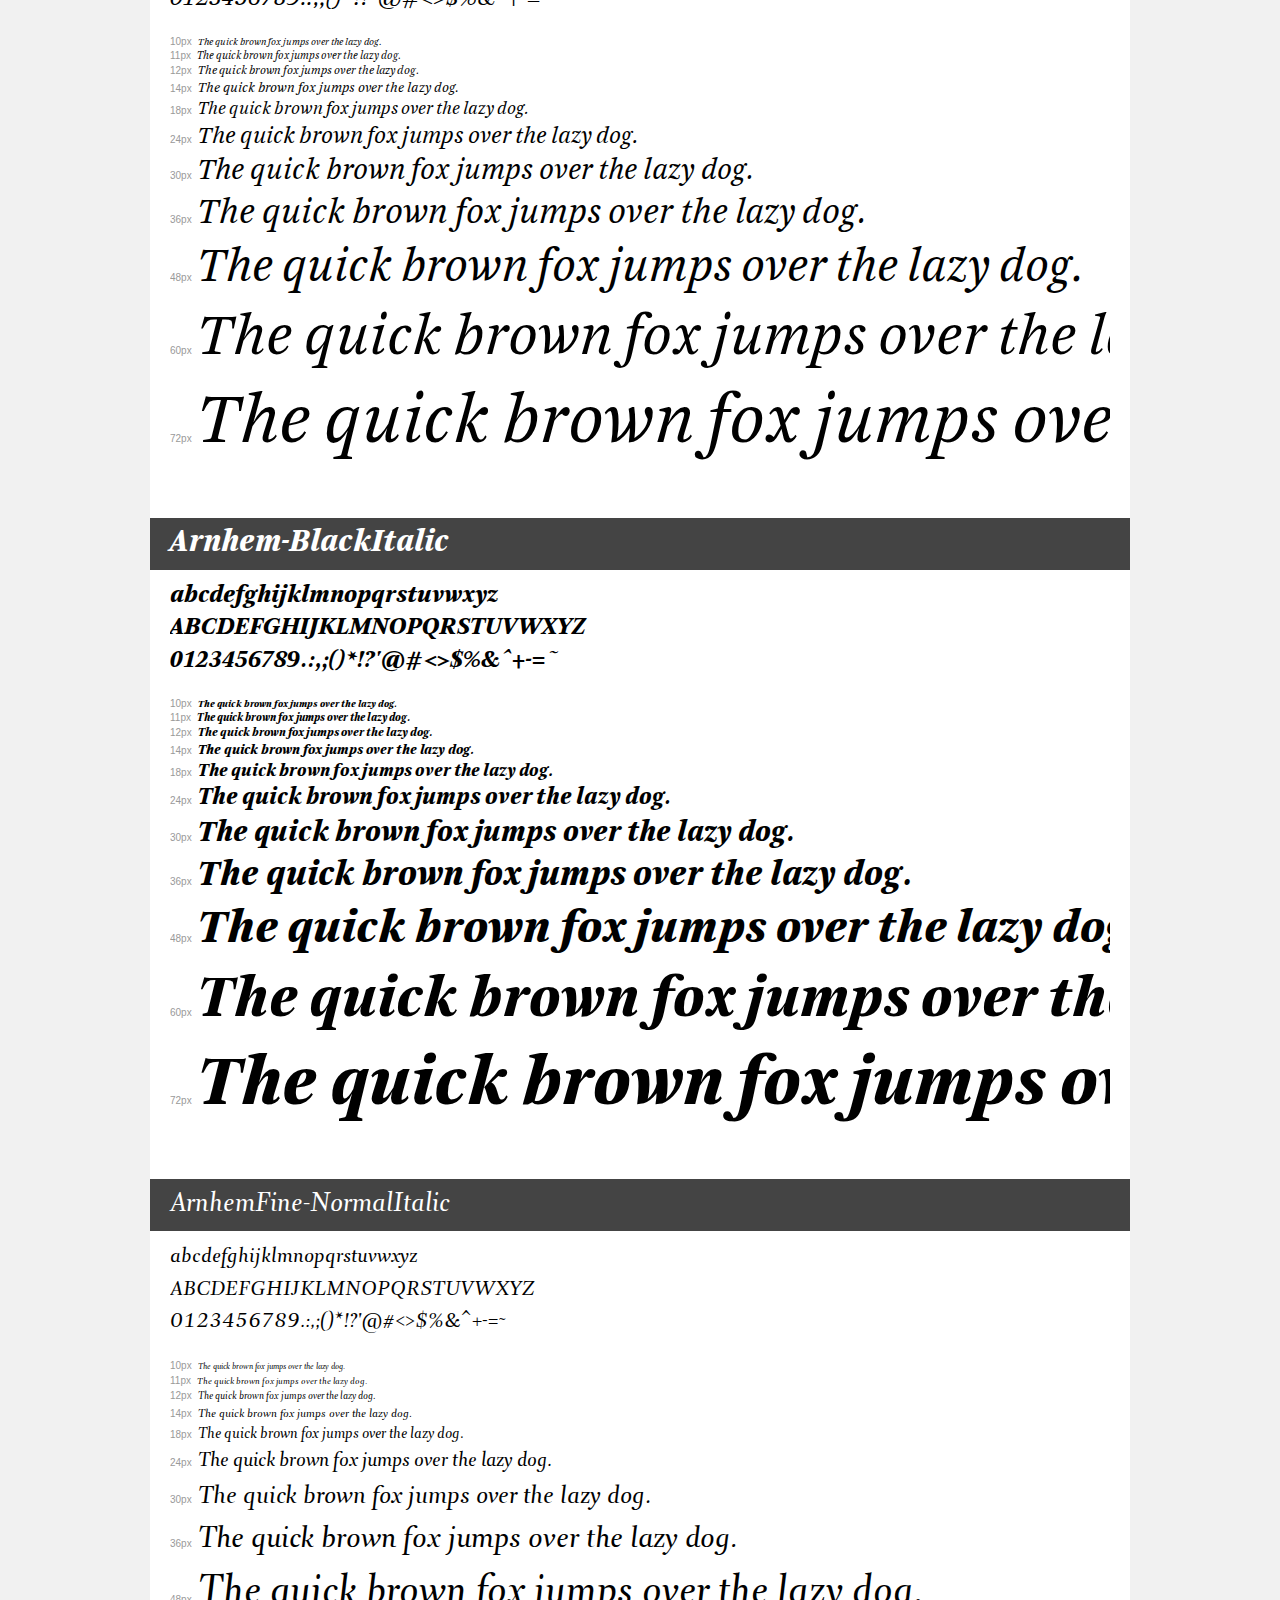
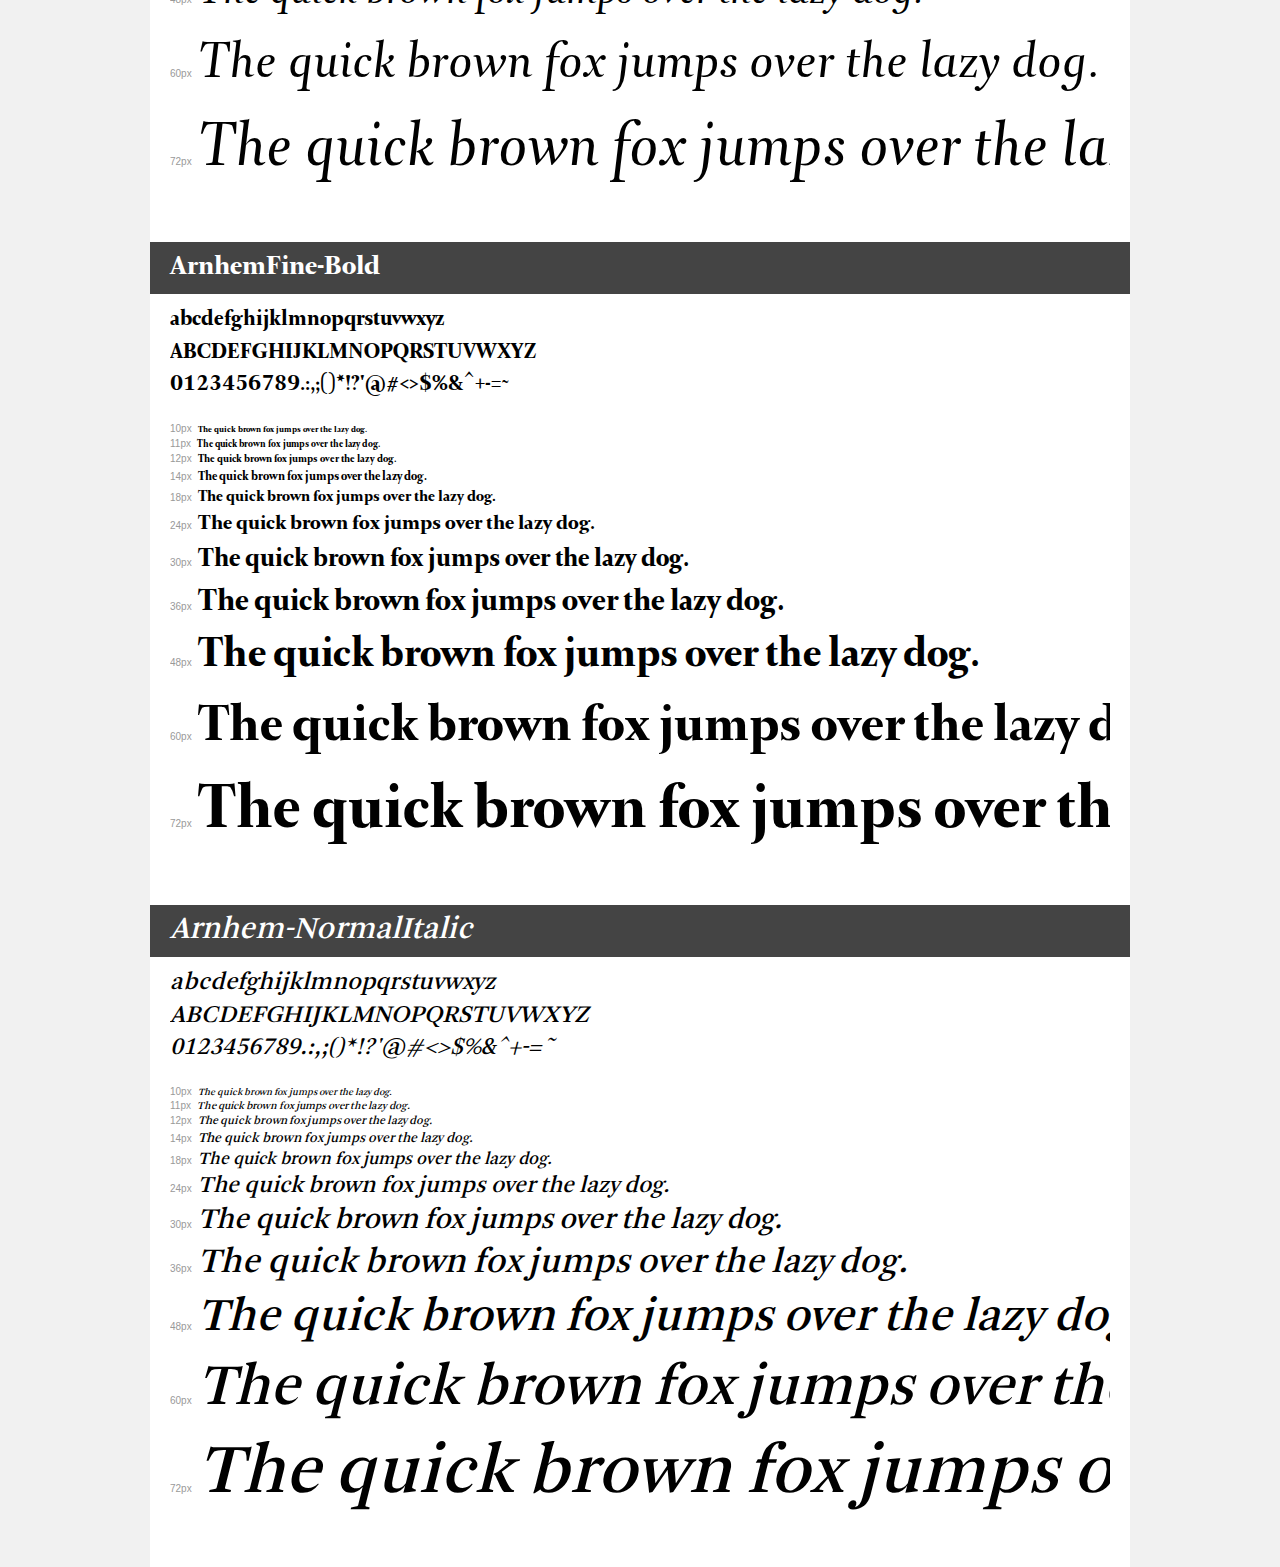
<file: font/arnhem/demo.html>
<!DOCTYPE html>
<html>
<head>
	<meta charset="utf-8">
	<title>Transfonter demo</title>
	<link href="stylesheet.css" rel="stylesheet">
	<style>
		/*
		http://meyerweb.com/eric/tools/css/reset/
		v2.0 | 20110126
		License: none (public domain)
		*/
		html, body, div, span, applet, object, iframe,
		h1, h2, h3, h4, h5, h6, p, blockquote, pre,
		a, abbr, acronym, address, big, cite, code,
		del, dfn, em, img, ins, kbd, q, s, samp,
		small, strike, strong, sub, sup, tt, var,
		b, u, i, center,
		dl, dt, dd, ol, ul, li,
		fieldset, form, label, legend,
		table, caption, tbody, tfoot, thead, tr, th, td,
		article, aside, canvas, details, embed,
		figure, figcaption, footer, header, hgroup,
		menu, nav, output, ruby, section, summary,
		time, mark, audio, video {
			margin: 0;
			padding: 0;
			border: 0;
			font-size: 100%;
			font: inherit;
			vertical-align: baseline;
		}
		/* HTML5 display-role reset for older browsers */
		article, aside, details, figcaption, figure,
		footer, header, hgroup, menu, nav, section {
			display: block;
		}
		body {
			line-height: 1;
		}
		ol, ul {
			list-style: none;
		}
		blockquote, q {
			quotes: none;
		}
		blockquote:before, blockquote:after,
		q:before, q:after {
			content: '';
			content: none;
		}
		table {
			border-collapse: collapse;
			border-spacing: 0;
		}
		/* common styles */
		body {
			background: #f1f1f1;
			color: #000;
		}
		.page {
			background: #fff;
			width: 940px;
			margin: 0 auto;
			padding: 20px 20px 0 20px;
			overflow: hidden;
		}
		.font-container {
			overflow-x: auto;
			overflow-y: hidden;
			margin-bottom: 40px;
			line-height: 1.3;
			white-space: nowrap;
			padding-bottom: 5px;
		}
		h1 {
			position: relative;
			background: #444;
			font-size: 32px;
			color: #fff;
			padding: 10px 20px;
			margin: 0 -20px 10px -20px;
		}
		.letters {
			font-size: 25px;
			margin-bottom: 20px;
		}
		.s10:before {
			content: '10px';
		}
		.s11:before {
			content: '11px';
		}
		.s12:before {
			content: '12px';
		}
		.s14:before {
			content: '14px';
		}
		.s18:before {
			content: '18px';
		}
		.s24:before {
			content: '24px';
		}
		.s30:before {
			content: '30px';
		}
		.s36:before {
			content: '36px';
		}
		.s48:before {
			content: '48px';
		}
		.s60:before {
			content: '60px';
		}
		.s72:before {
			content: '72px';
		}
		.s10:before, .s11:before, .s12:before, .s14:before,
		.s18:before, .s24:before, .s30:before, .s36:before,
		.s48:before, .s60:before, .s72:before {
			font-family: Arial, sans-serif;
			font-size: 10px;
			font-weight: normal;
			font-style: normal;
			color: #999;
			padding-right: 6px;
		}
		/* fonts demo styles */
		.demo-0 {
			font-family: 'Arnhem Rg';
			font-weight: normal;
			font-style: normal;
		}
		.demo-1 {
			font-family: 'ArnhemFine Rg';
			font-weight: normal;
			font-style: normal;
		}
		.demo-2 {
			font-family: 'Arnhem Bd';
			font-weight: bold;
			font-style: italic;
		}
		.demo-3 {
			font-family: 'ArnhemFine Bd';
			font-weight: bold;
			font-style: italic;
		}
		.demo-4 {
			font-family: 'Arnhem Bd';
			font-weight: bold;
			font-style: normal;
		}
		.demo-5 {
			font-family: 'Arnhem Blond';
			font-weight: 300;
			font-style: normal;
		}
		.demo-6 {
			font-family: 'Arnhem Blk';
			font-weight: 900;
			font-style: normal;
		}
		.demo-7 {
			font-family: 'Arnhem Blond';
			font-weight: 300;
			font-style: italic;
		}
		.demo-8 {
			font-family: 'Arnhem Blk';
			font-weight: 900;
			font-style: italic;
		}
		.demo-9 {
			font-family: 'ArnhemFine Rg';
			font-weight: normal;
			font-style: italic;
		}
		.demo-10 {
			font-family: 'ArnhemFine Bd';
			font-weight: bold;
			font-style: normal;
		}
		.demo-11 {
			font-family: 'Arnhem Rg';
			font-weight: normal;
			font-style: italic;
		}
	</style>
</head>
<body>
<div class="page">
	<div class="demo-0">
		<h1>Arnhem-Normal</h1>
		<div class="font-container">
			<p class="letters">
				abcdefghijklmnopqrstuvwxyz <br />
				ABCDEFGHIJKLMNOPQRSTUVWXYZ <br />				0123456789.:,;()*!?'@#<>$%&^+-=~
			</p>
			<p class="s10" style="font-size: 10px;">The quick brown fox jumps over the lazy dog.</p>
			<p class="s11" style="font-size: 11px;">The quick brown fox jumps over the lazy dog.</p>
			<p class="s12" style="font-size: 12px;">The quick brown fox jumps over the lazy dog.</p>
			<p class="s14" style="font-size: 14px;">The quick brown fox jumps over the lazy dog.</p>
			<p class="s18" style="font-size: 18px;">The quick brown fox jumps over the lazy dog.</p>
			<p class="s24" style="font-size: 24px;">The quick brown fox jumps over the lazy dog.</p>
			<p class="s30" style="font-size: 30px;">The quick brown fox jumps over the lazy dog.</p>
			<p class="s36" style="font-size: 36px;">The quick brown fox jumps over the lazy dog.</p>
			<p class="s48" style="font-size: 48px;">The quick brown fox jumps over the lazy dog.</p>
			<p class="s60" style="font-size: 60px;">The quick brown fox jumps over the lazy dog.</p>
			<p class="s72" style="font-size: 72px;">The quick brown fox jumps over the lazy dog.</p>
		</div>
	</div>
	<div class="demo-1">
		<h1>ArnhemFine-Normal</h1>
		<div class="font-container">
			<p class="letters">
				abcdefghijklmnopqrstuvwxyz <br />
				ABCDEFGHIJKLMNOPQRSTUVWXYZ <br />				0123456789.:,;()*!?'@#<>$%&^+-=~
			</p>
			<p class="s10" style="font-size: 10px;">The quick brown fox jumps over the lazy dog.</p>
			<p class="s11" style="font-size: 11px;">The quick brown fox jumps over the lazy dog.</p>
			<p class="s12" style="font-size: 12px;">The quick brown fox jumps over the lazy dog.</p>
			<p class="s14" style="font-size: 14px;">The quick brown fox jumps over the lazy dog.</p>
			<p class="s18" style="font-size: 18px;">The quick brown fox jumps over the lazy dog.</p>
			<p class="s24" style="font-size: 24px;">The quick brown fox jumps over the lazy dog.</p>
			<p class="s30" style="font-size: 30px;">The quick brown fox jumps over the lazy dog.</p>
			<p class="s36" style="font-size: 36px;">The quick brown fox jumps over the lazy dog.</p>
			<p class="s48" style="font-size: 48px;">The quick brown fox jumps over the lazy dog.</p>
			<p class="s60" style="font-size: 60px;">The quick brown fox jumps over the lazy dog.</p>
			<p class="s72" style="font-size: 72px;">The quick brown fox jumps over the lazy dog.</p>
		</div>
	</div>
	<div class="demo-2">
		<h1>Arnhem-BoldItalic</h1>
		<div class="font-container">
			<p class="letters">
				abcdefghijklmnopqrstuvwxyz <br />
				ABCDEFGHIJKLMNOPQRSTUVWXYZ <br />				0123456789.:,;()*!?'@#<>$%&^+-=~
			</p>
			<p class="s10" style="font-size: 10px;">The quick brown fox jumps over the lazy dog.</p>
			<p class="s11" style="font-size: 11px;">The quick brown fox jumps over the lazy dog.</p>
			<p class="s12" style="font-size: 12px;">The quick brown fox jumps over the lazy dog.</p>
			<p class="s14" style="font-size: 14px;">The quick brown fox jumps over the lazy dog.</p>
			<p class="s18" style="font-size: 18px;">The quick brown fox jumps over the lazy dog.</p>
			<p class="s24" style="font-size: 24px;">The quick brown fox jumps over the lazy dog.</p>
			<p class="s30" style="font-size: 30px;">The quick brown fox jumps over the lazy dog.</p>
			<p class="s36" style="font-size: 36px;">The quick brown fox jumps over the lazy dog.</p>
			<p class="s48" style="font-size: 48px;">The quick brown fox jumps over the lazy dog.</p>
			<p class="s60" style="font-size: 60px;">The quick brown fox jumps over the lazy dog.</p>
			<p class="s72" style="font-size: 72px;">The quick brown fox jumps over the lazy dog.</p>
		</div>
	</div>
	<div class="demo-3">
		<h1>ArnhemFine-BoldItalic</h1>
		<div class="font-container">
			<p class="letters">
				abcdefghijklmnopqrstuvwxyz <br />
				ABCDEFGHIJKLMNOPQRSTUVWXYZ <br />				0123456789.:,;()*!?'@#<>$%&^+-=~
			</p>
			<p class="s10" style="font-size: 10px;">The quick brown fox jumps over the lazy dog.</p>
			<p class="s11" style="font-size: 11px;">The quick brown fox jumps over the lazy dog.</p>
			<p class="s12" style="font-size: 12px;">The quick brown fox jumps over the lazy dog.</p>
			<p class="s14" style="font-size: 14px;">The quick brown fox jumps over the lazy dog.</p>
			<p class="s18" style="font-size: 18px;">The quick brown fox jumps over the lazy dog.</p>
			<p class="s24" style="font-size: 24px;">The quick brown fox jumps over the lazy dog.</p>
			<p class="s30" style="font-size: 30px;">The quick brown fox jumps over the lazy dog.</p>
			<p class="s36" style="font-size: 36px;">The quick brown fox jumps over the lazy dog.</p>
			<p class="s48" style="font-size: 48px;">The quick brown fox jumps over the lazy dog.</p>
			<p class="s60" style="font-size: 60px;">The quick brown fox jumps over the lazy dog.</p>
			<p class="s72" style="font-size: 72px;">The quick brown fox jumps over the lazy dog.</p>
		</div>
	</div>
	<div class="demo-4">
		<h1>Arnhem-Bold</h1>
		<div class="font-container">
			<p class="letters">
				abcdefghijklmnopqrstuvwxyz <br />
				ABCDEFGHIJKLMNOPQRSTUVWXYZ <br />				0123456789.:,;()*!?'@#<>$%&^+-=~
			</p>
			<p class="s10" style="font-size: 10px;">The quick brown fox jumps over the lazy dog.</p>
			<p class="s11" style="font-size: 11px;">The quick brown fox jumps over the lazy dog.</p>
			<p class="s12" style="font-size: 12px;">The quick brown fox jumps over the lazy dog.</p>
			<p class="s14" style="font-size: 14px;">The quick brown fox jumps over the lazy dog.</p>
			<p class="s18" style="font-size: 18px;">The quick brown fox jumps over the lazy dog.</p>
			<p class="s24" style="font-size: 24px;">The quick brown fox jumps over the lazy dog.</p>
			<p class="s30" style="font-size: 30px;">The quick brown fox jumps over the lazy dog.</p>
			<p class="s36" style="font-size: 36px;">The quick brown fox jumps over the lazy dog.</p>
			<p class="s48" style="font-size: 48px;">The quick brown fox jumps over the lazy dog.</p>
			<p class="s60" style="font-size: 60px;">The quick brown fox jumps over the lazy dog.</p>
			<p class="s72" style="font-size: 72px;">The quick brown fox jumps over the lazy dog.</p>
		</div>
	</div>
	<div class="demo-5">
		<h1>Arnhem-Blond</h1>
		<div class="font-container">
			<p class="letters">
				abcdefghijklmnopqrstuvwxyz <br />
				ABCDEFGHIJKLMNOPQRSTUVWXYZ <br />				0123456789.:,;()*!?'@#<>$%&^+-=~
			</p>
			<p class="s10" style="font-size: 10px;">The quick brown fox jumps over the lazy dog.</p>
			<p class="s11" style="font-size: 11px;">The quick brown fox jumps over the lazy dog.</p>
			<p class="s12" style="font-size: 12px;">The quick brown fox jumps over the lazy dog.</p>
			<p class="s14" style="font-size: 14px;">The quick brown fox jumps over the lazy dog.</p>
			<p class="s18" style="font-size: 18px;">The quick brown fox jumps over the lazy dog.</p>
			<p class="s24" style="font-size: 24px;">The quick brown fox jumps over the lazy dog.</p>
			<p class="s30" style="font-size: 30px;">The quick brown fox jumps over the lazy dog.</p>
			<p class="s36" style="font-size: 36px;">The quick brown fox jumps over the lazy dog.</p>
			<p class="s48" style="font-size: 48px;">The quick brown fox jumps over the lazy dog.</p>
			<p class="s60" style="font-size: 60px;">The quick brown fox jumps over the lazy dog.</p>
			<p class="s72" style="font-size: 72px;">The quick brown fox jumps over the lazy dog.</p>
		</div>
	</div>
	<div class="demo-6">
		<h1>Arnhem-Black</h1>
		<div class="font-container">
			<p class="letters">
				abcdefghijklmnopqrstuvwxyz <br />
				ABCDEFGHIJKLMNOPQRSTUVWXYZ <br />				0123456789.:,;()*!?'@#<>$%&^+-=~
			</p>
			<p class="s10" style="font-size: 10px;">The quick brown fox jumps over the lazy dog.</p>
			<p class="s11" style="font-size: 11px;">The quick brown fox jumps over the lazy dog.</p>
			<p class="s12" style="font-size: 12px;">The quick brown fox jumps over the lazy dog.</p>
			<p class="s14" style="font-size: 14px;">The quick brown fox jumps over the lazy dog.</p>
			<p class="s18" style="font-size: 18px;">The quick brown fox jumps over the lazy dog.</p>
			<p class="s24" style="font-size: 24px;">The quick brown fox jumps over the lazy dog.</p>
			<p class="s30" style="font-size: 30px;">The quick brown fox jumps over the lazy dog.</p>
			<p class="s36" style="font-size: 36px;">The quick brown fox jumps over the lazy dog.</p>
			<p class="s48" style="font-size: 48px;">The quick brown fox jumps over the lazy dog.</p>
			<p class="s60" style="font-size: 60px;">The quick brown fox jumps over the lazy dog.</p>
			<p class="s72" style="font-size: 72px;">The quick brown fox jumps over the lazy dog.</p>
		</div>
	</div>
	<div class="demo-7">
		<h1>Arnhem-BlondItalic</h1>
		<div class="font-container">
			<p class="letters">
				abcdefghijklmnopqrstuvwxyz <br />
				ABCDEFGHIJKLMNOPQRSTUVWXYZ <br />				0123456789.:,;()*!?'@#<>$%&^+-=~
			</p>
			<p class="s10" style="font-size: 10px;">The quick brown fox jumps over the lazy dog.</p>
			<p class="s11" style="font-size: 11px;">The quick brown fox jumps over the lazy dog.</p>
			<p class="s12" style="font-size: 12px;">The quick brown fox jumps over the lazy dog.</p>
			<p class="s14" style="font-size: 14px;">The quick brown fox jumps over the lazy dog.</p>
			<p class="s18" style="font-size: 18px;">The quick brown fox jumps over the lazy dog.</p>
			<p class="s24" style="font-size: 24px;">The quick brown fox jumps over the lazy dog.</p>
			<p class="s30" style="font-size: 30px;">The quick brown fox jumps over the lazy dog.</p>
			<p class="s36" style="font-size: 36px;">The quick brown fox jumps over the lazy dog.</p>
			<p class="s48" style="font-size: 48px;">The quick brown fox jumps over the lazy dog.</p>
			<p class="s60" style="font-size: 60px;">The quick brown fox jumps over the lazy dog.</p>
			<p class="s72" style="font-size: 72px;">The quick brown fox jumps over the lazy dog.</p>
		</div>
	</div>
	<div class="demo-8">
		<h1>Arnhem-BlackItalic</h1>
		<div class="font-container">
			<p class="letters">
				abcdefghijklmnopqrstuvwxyz <br />
				ABCDEFGHIJKLMNOPQRSTUVWXYZ <br />				0123456789.:,;()*!?'@#<>$%&^+-=~
			</p>
			<p class="s10" style="font-size: 10px;">The quick brown fox jumps over the lazy dog.</p>
			<p class="s11" style="font-size: 11px;">The quick brown fox jumps over the lazy dog.</p>
			<p class="s12" style="font-size: 12px;">The quick brown fox jumps over the lazy dog.</p>
			<p class="s14" style="font-size: 14px;">The quick brown fox jumps over the lazy dog.</p>
			<p class="s18" style="font-size: 18px;">The quick brown fox jumps over the lazy dog.</p>
			<p class="s24" style="font-size: 24px;">The quick brown fox jumps over the lazy dog.</p>
			<p class="s30" style="font-size: 30px;">The quick brown fox jumps over the lazy dog.</p>
			<p class="s36" style="font-size: 36px;">The quick brown fox jumps over the lazy dog.</p>
			<p class="s48" style="font-size: 48px;">The quick brown fox jumps over the lazy dog.</p>
			<p class="s60" style="font-size: 60px;">The quick brown fox jumps over the lazy dog.</p>
			<p class="s72" style="font-size: 72px;">The quick brown fox jumps over the lazy dog.</p>
		</div>
	</div>
	<div class="demo-9">
		<h1>ArnhemFine-NormalItalic</h1>
		<div class="font-container">
			<p class="letters">
				abcdefghijklmnopqrstuvwxyz <br />
				ABCDEFGHIJKLMNOPQRSTUVWXYZ <br />				0123456789.:,;()*!?'@#<>$%&^+-=~
			</p>
			<p class="s10" style="font-size: 10px;">The quick brown fox jumps over the lazy dog.</p>
			<p class="s11" style="font-size: 11px;">The quick brown fox jumps over the lazy dog.</p>
			<p class="s12" style="font-size: 12px;">The quick brown fox jumps over the lazy dog.</p>
			<p class="s14" style="font-size: 14px;">The quick brown fox jumps over the lazy dog.</p>
			<p class="s18" style="font-size: 18px;">The quick brown fox jumps over the lazy dog.</p>
			<p class="s24" style="font-size: 24px;">The quick brown fox jumps over the lazy dog.</p>
			<p class="s30" style="font-size: 30px;">The quick brown fox jumps over the lazy dog.</p>
			<p class="s36" style="font-size: 36px;">The quick brown fox jumps over the lazy dog.</p>
			<p class="s48" style="font-size: 48px;">The quick brown fox jumps over the lazy dog.</p>
			<p class="s60" style="font-size: 60px;">The quick brown fox jumps over the lazy dog.</p>
			<p class="s72" style="font-size: 72px;">The quick brown fox jumps over the lazy dog.</p>
		</div>
	</div>
	<div class="demo-10">
		<h1>ArnhemFine-Bold</h1>
		<div class="font-container">
			<p class="letters">
				abcdefghijklmnopqrstuvwxyz <br />
				ABCDEFGHIJKLMNOPQRSTUVWXYZ <br />				0123456789.:,;()*!?'@#<>$%&^+-=~
			</p>
			<p class="s10" style="font-size: 10px;">The quick brown fox jumps over the lazy dog.</p>
			<p class="s11" style="font-size: 11px;">The quick brown fox jumps over the lazy dog.</p>
			<p class="s12" style="font-size: 12px;">The quick brown fox jumps over the lazy dog.</p>
			<p class="s14" style="font-size: 14px;">The quick brown fox jumps over the lazy dog.</p>
			<p class="s18" style="font-size: 18px;">The quick brown fox jumps over the lazy dog.</p>
			<p class="s24" style="font-size: 24px;">The quick brown fox jumps over the lazy dog.</p>
			<p class="s30" style="font-size: 30px;">The quick brown fox jumps over the lazy dog.</p>
			<p class="s36" style="font-size: 36px;">The quick brown fox jumps over the lazy dog.</p>
			<p class="s48" style="font-size: 48px;">The quick brown fox jumps over the lazy dog.</p>
			<p class="s60" style="font-size: 60px;">The quick brown fox jumps over the lazy dog.</p>
			<p class="s72" style="font-size: 72px;">The quick brown fox jumps over the lazy dog.</p>
		</div>
	</div>
	<div class="demo-11">
		<h1>Arnhem-NormalItalic</h1>
		<div class="font-container">
			<p class="letters">
				abcdefghijklmnopqrstuvwxyz <br />
				ABCDEFGHIJKLMNOPQRSTUVWXYZ <br />				0123456789.:,;()*!?'@#<>$%&^+-=~
			</p>
			<p class="s10" style="font-size: 10px;">The quick brown fox jumps over the lazy dog.</p>
			<p class="s11" style="font-size: 11px;">The quick brown fox jumps over the lazy dog.</p>
			<p class="s12" style="font-size: 12px;">The quick brown fox jumps over the lazy dog.</p>
			<p class="s14" style="font-size: 14px;">The quick brown fox jumps over the lazy dog.</p>
			<p class="s18" style="font-size: 18px;">The quick brown fox jumps over the lazy dog.</p>
			<p class="s24" style="font-size: 24px;">The quick brown fox jumps over the lazy dog.</p>
			<p class="s30" style="font-size: 30px;">The quick brown fox jumps over the lazy dog.</p>
			<p class="s36" style="font-size: 36px;">The quick brown fox jumps over the lazy dog.</p>
			<p class="s48" style="font-size: 48px;">The quick brown fox jumps over the lazy dog.</p>
			<p class="s60" style="font-size: 60px;">The quick brown fox jumps over the lazy dog.</p>
			<p class="s72" style="font-size: 72px;">The quick brown fox jumps over the lazy dog.</p>
		</div>
	</div>
</div>
</body>
</html>
</file>
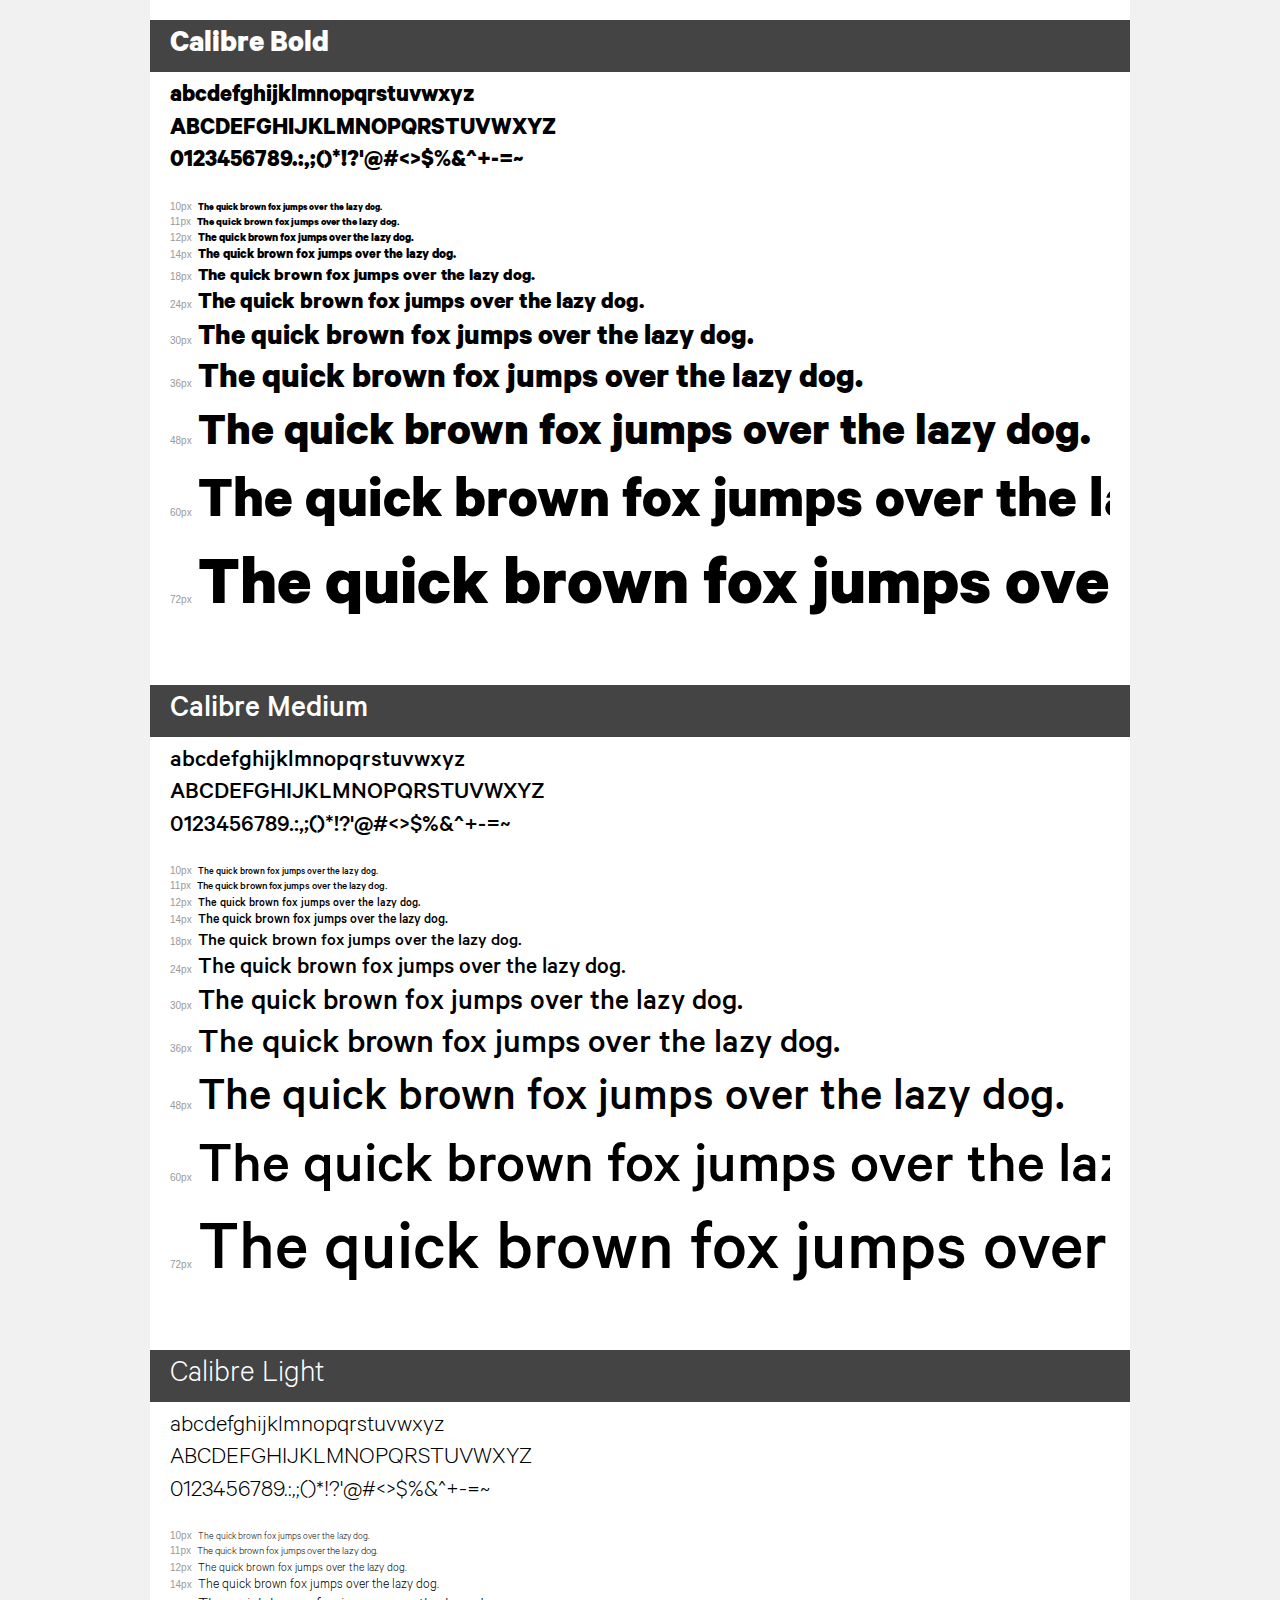
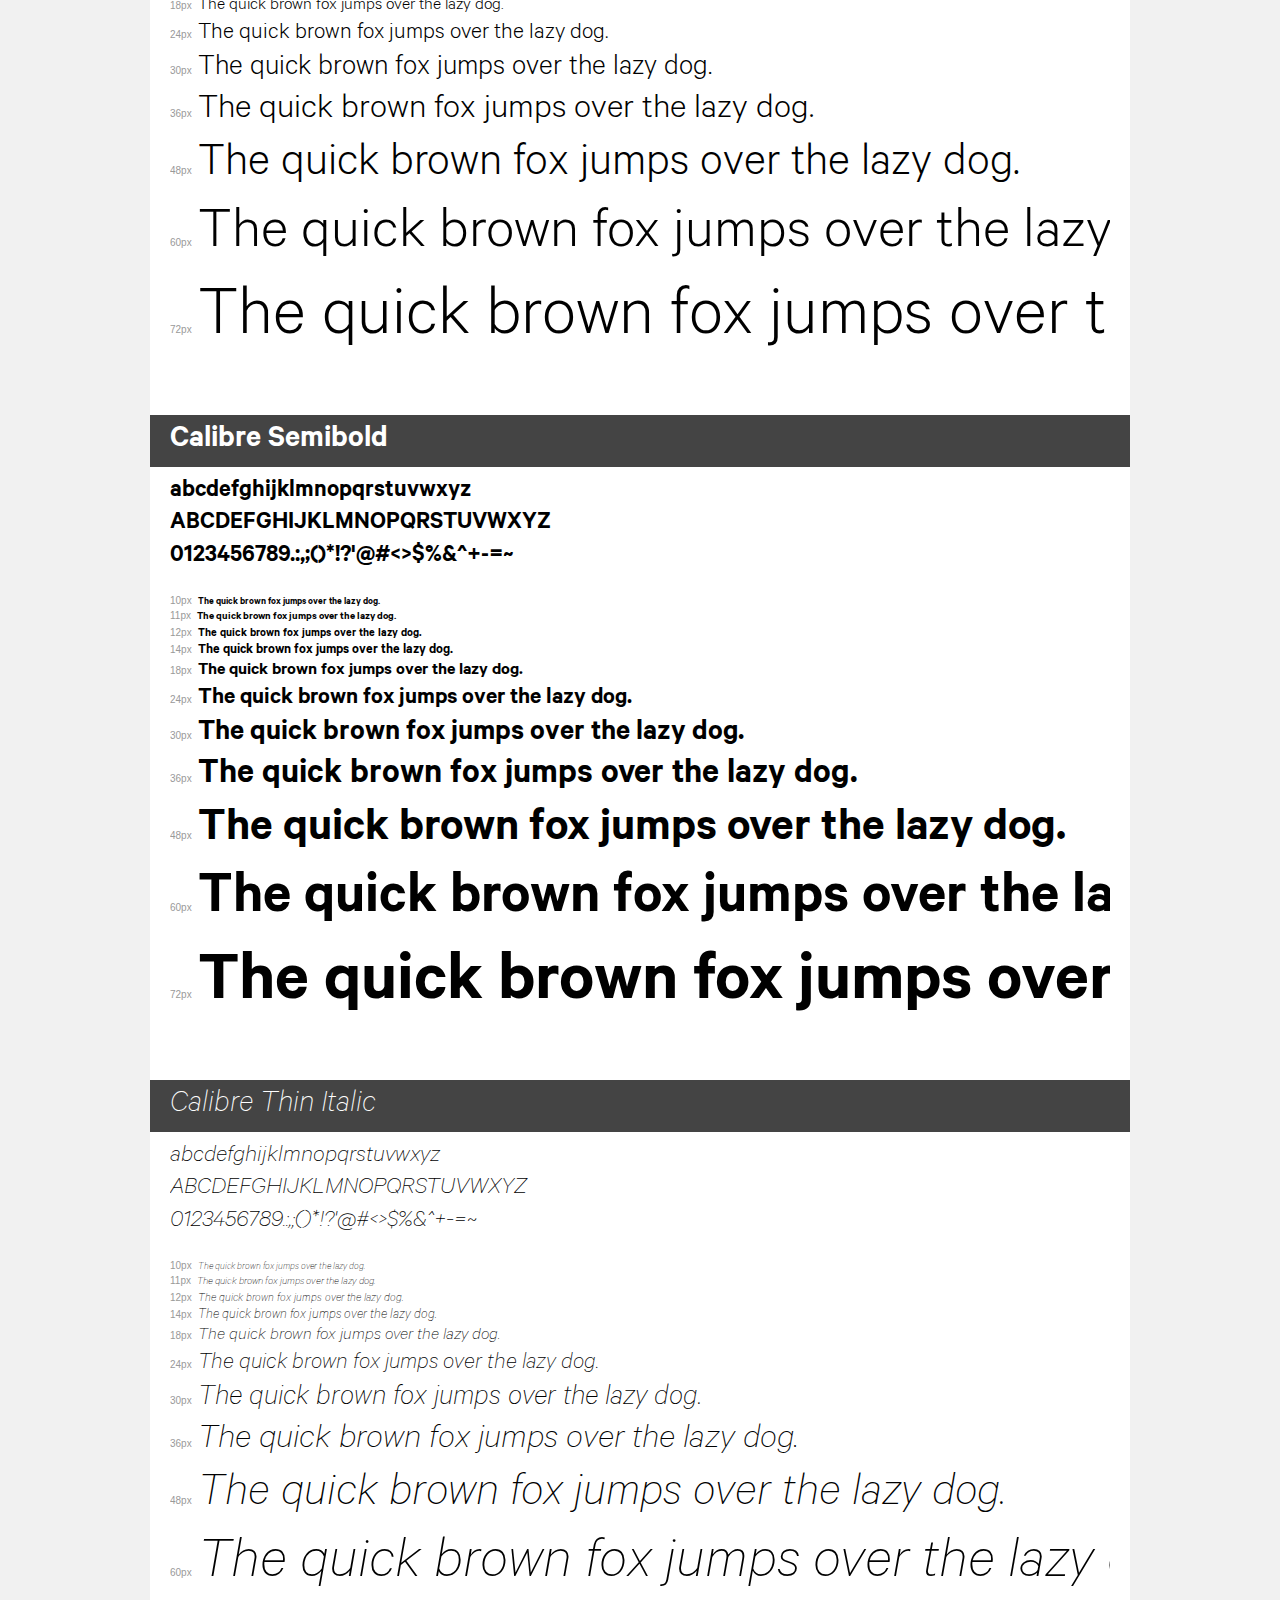
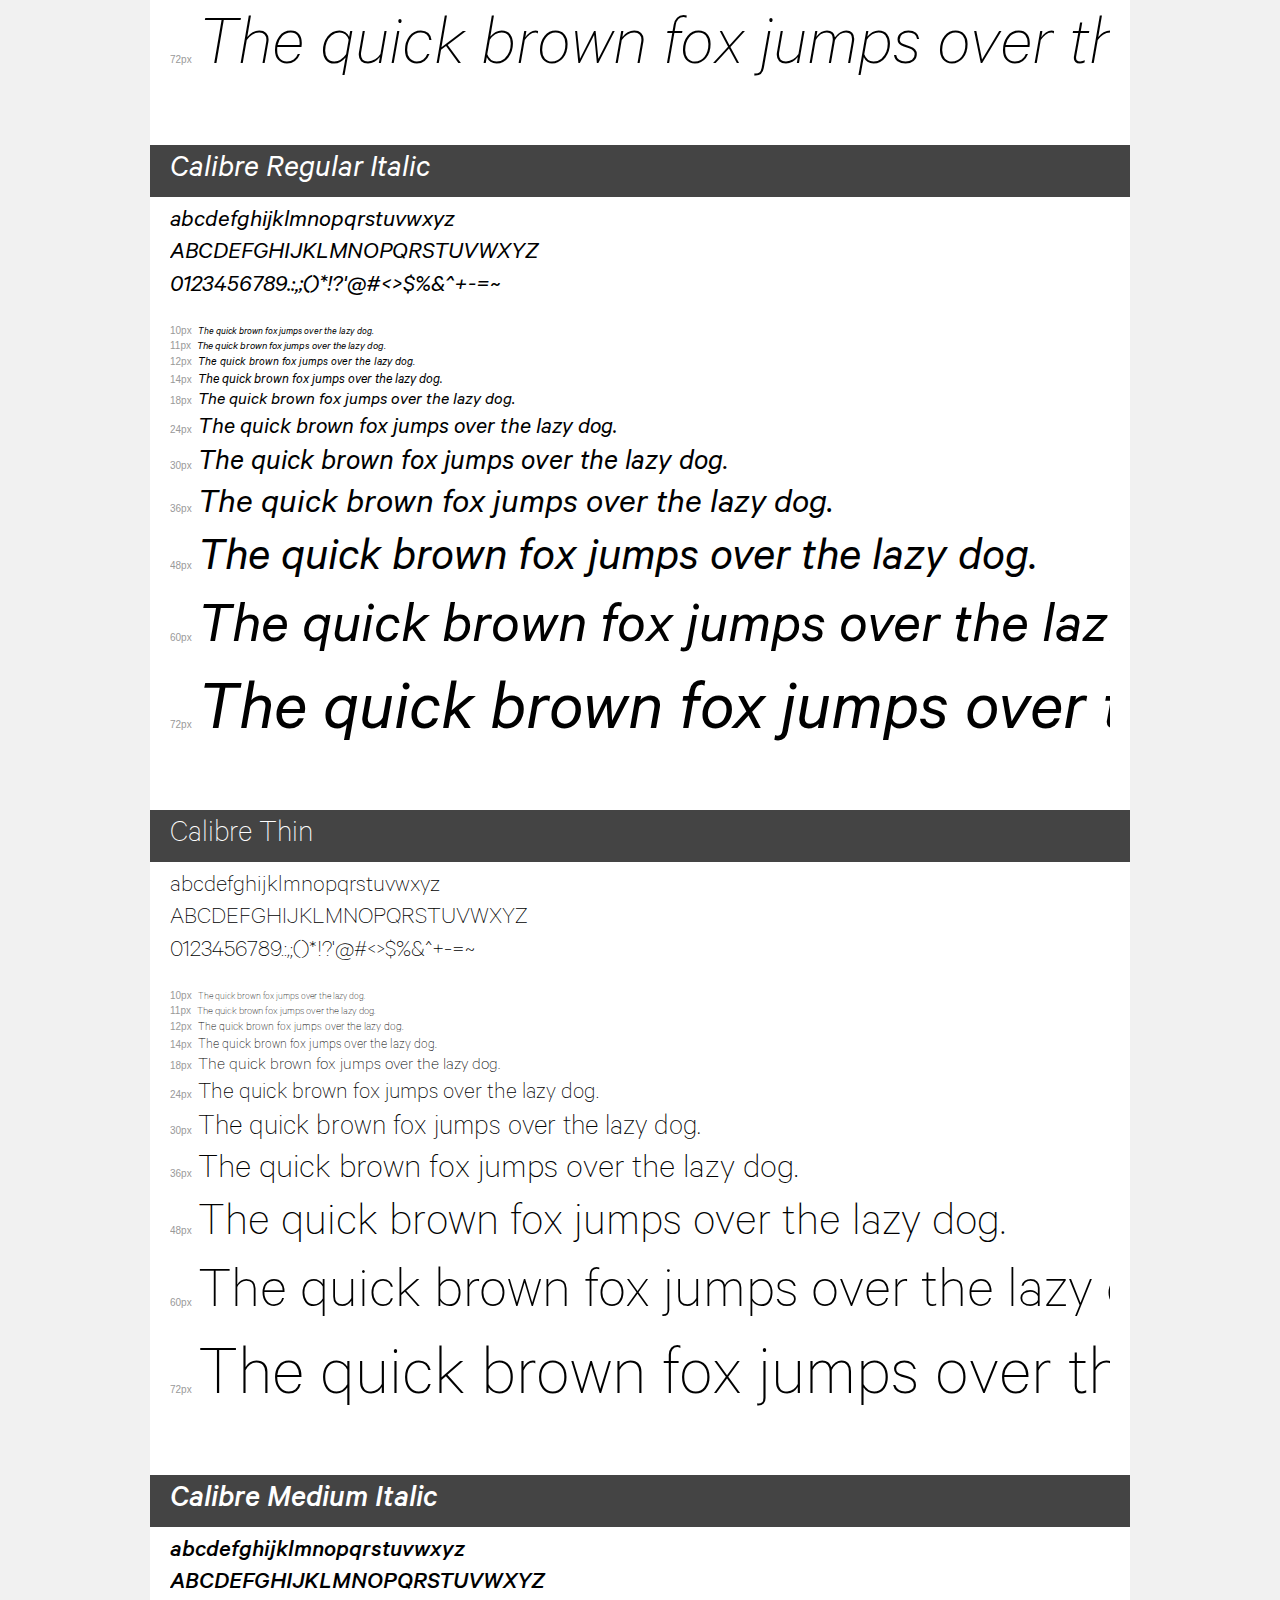
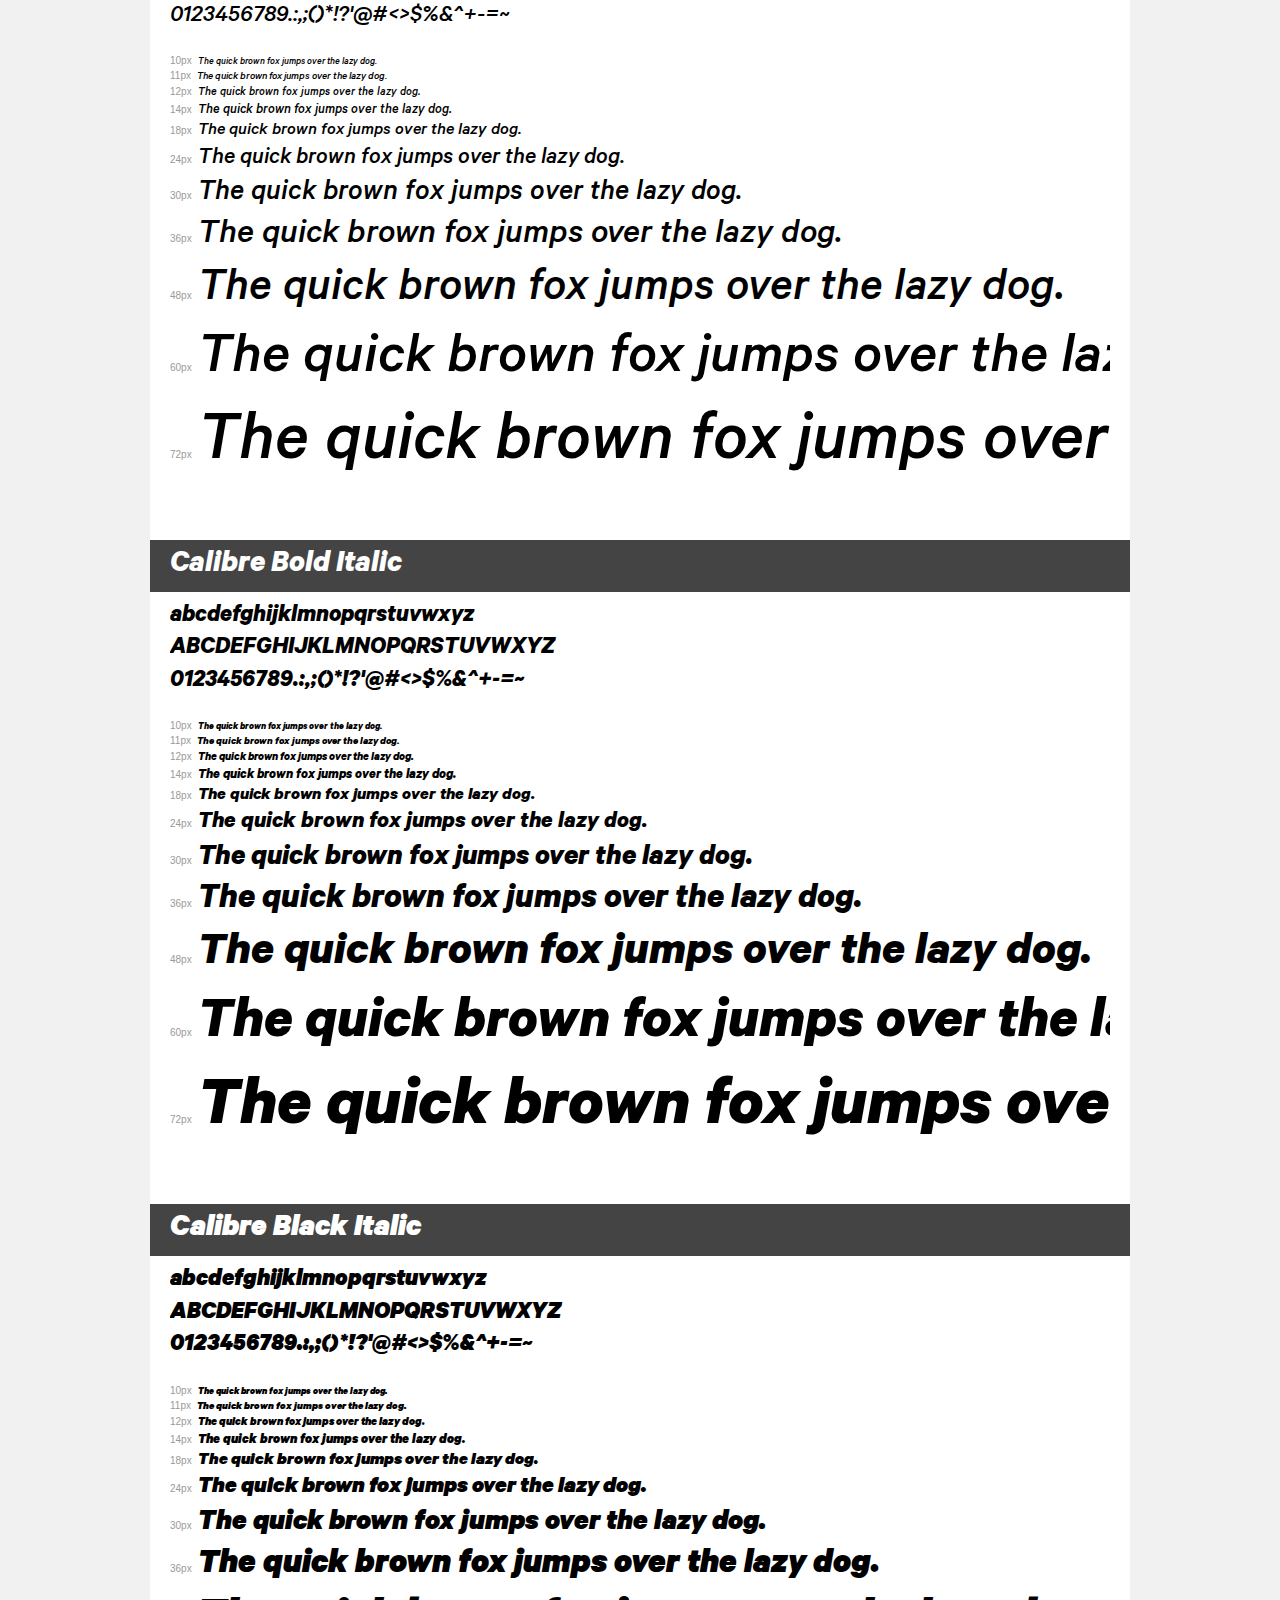
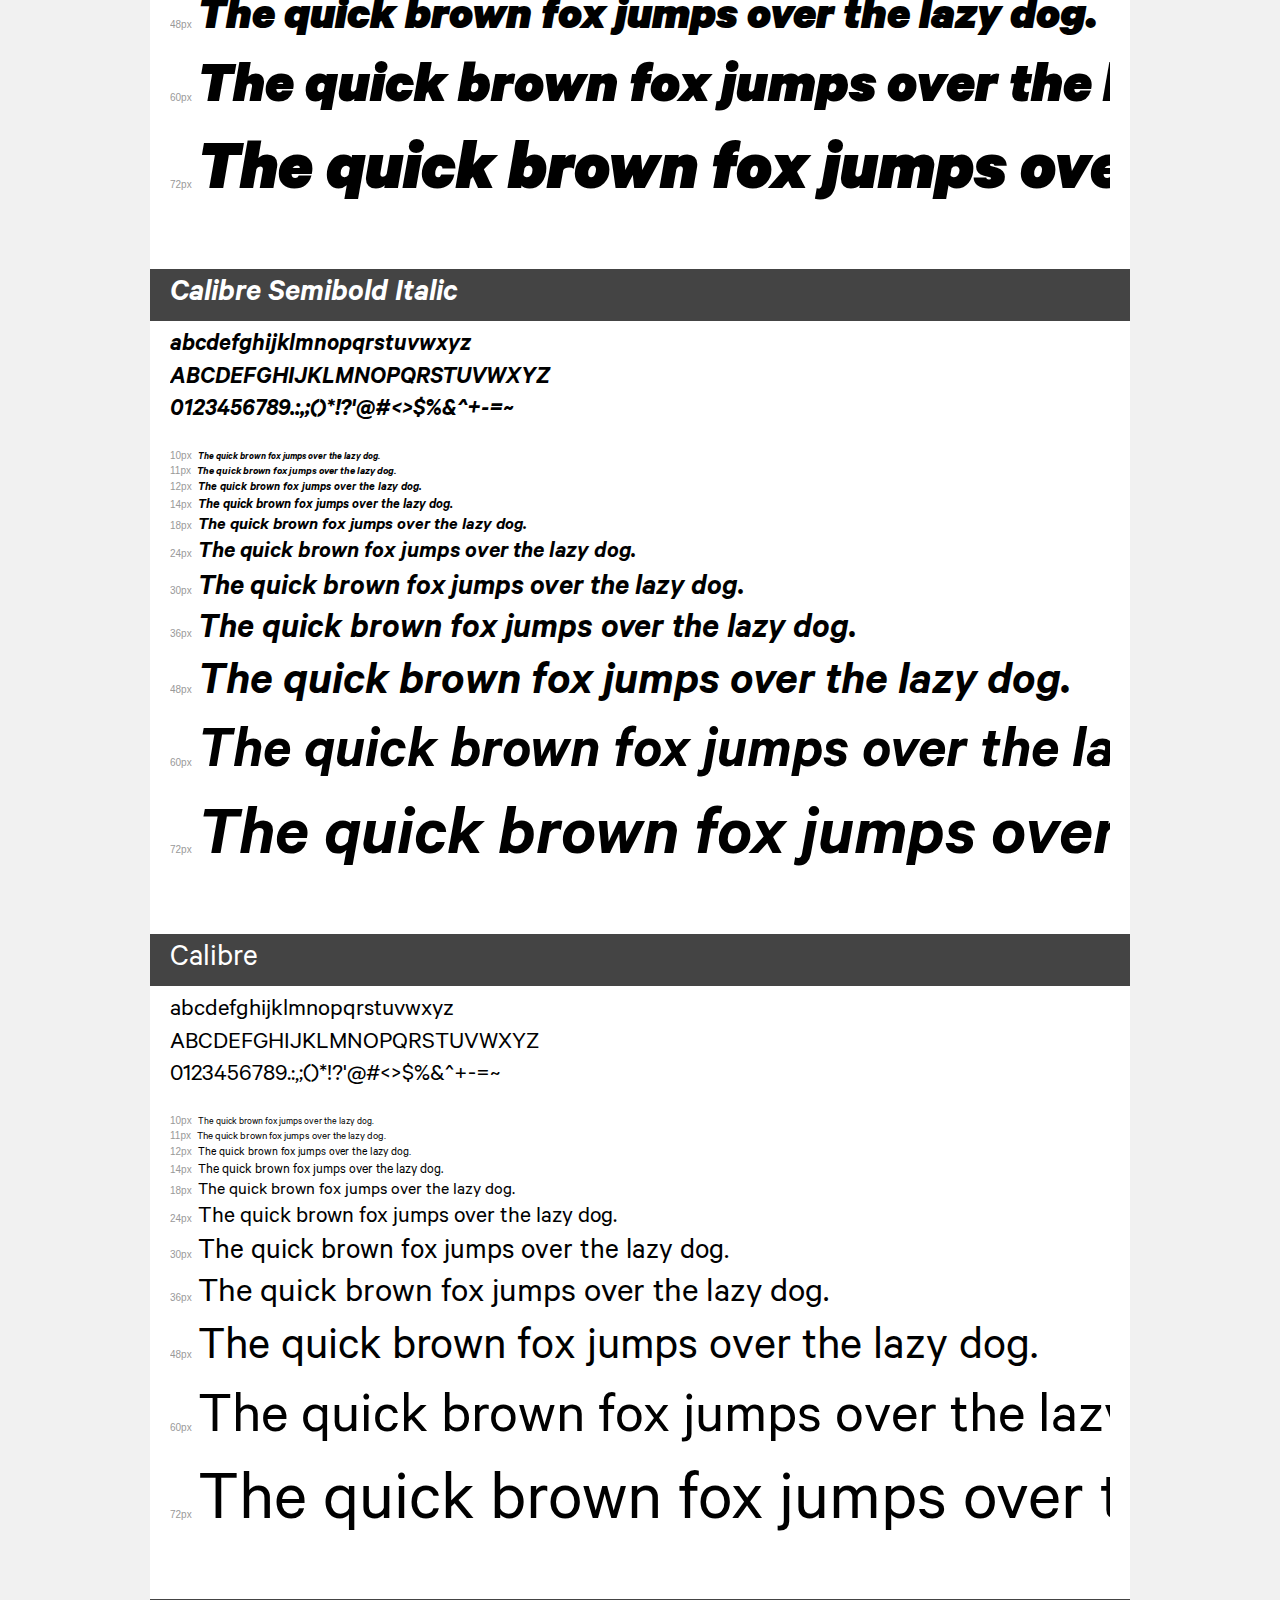
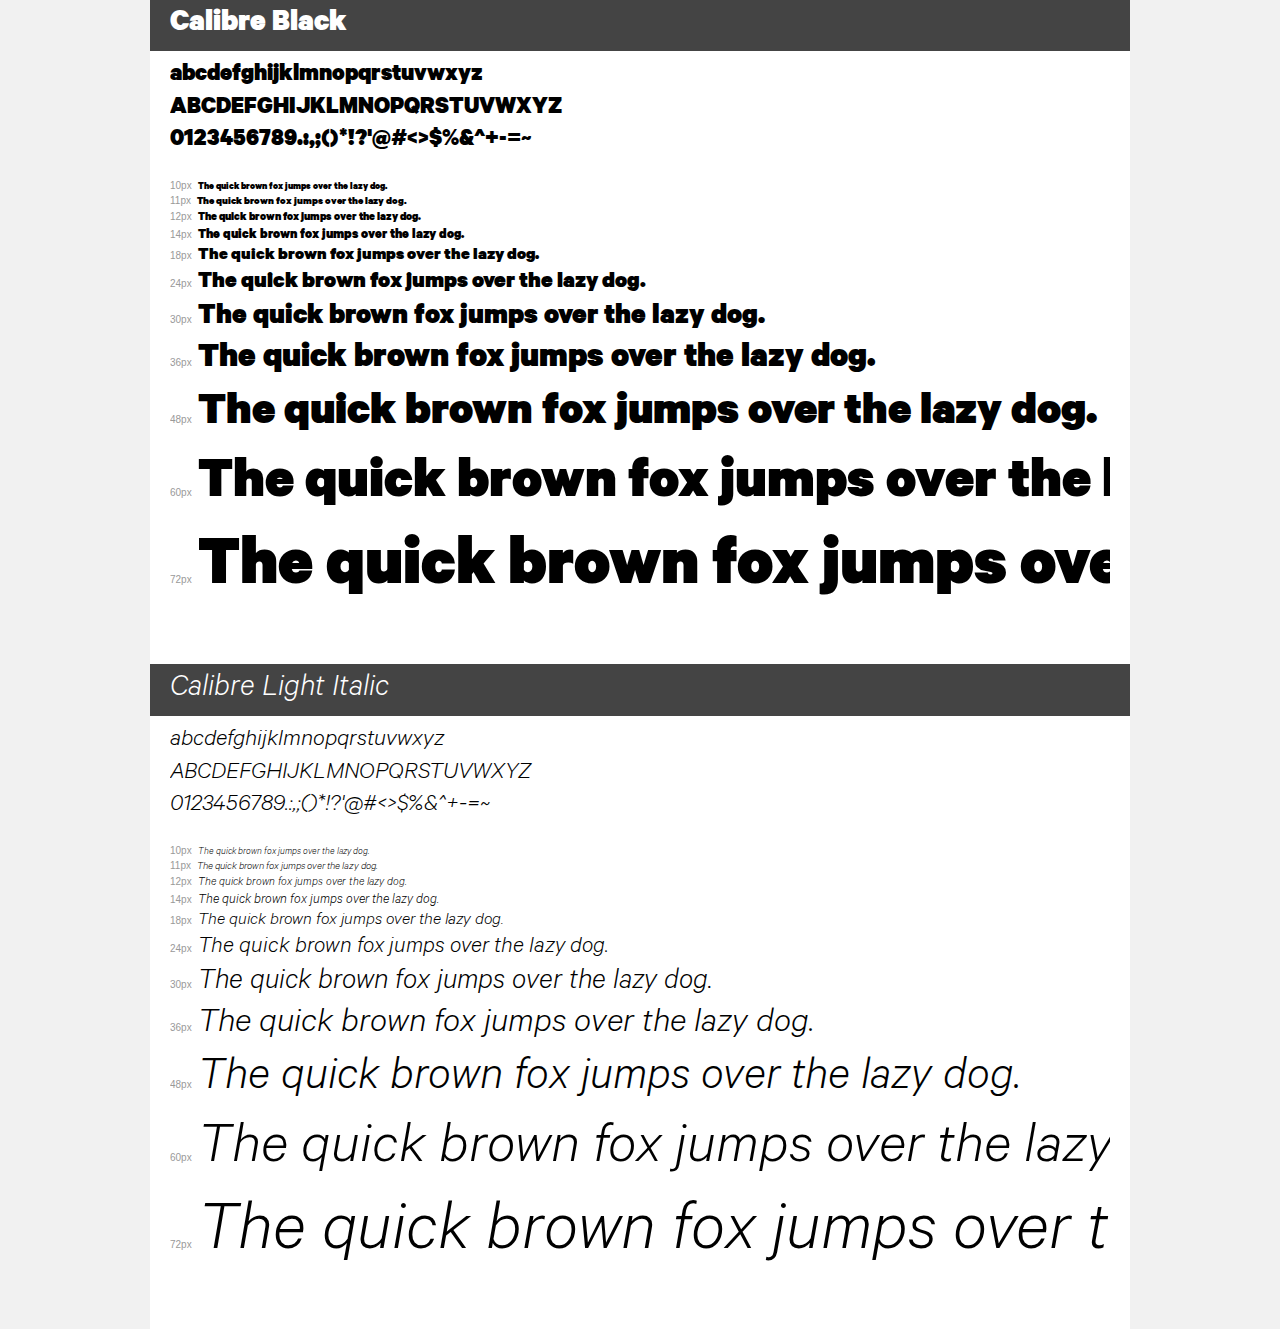
<file: font/calibre/demo.html>
<!DOCTYPE html>
<html>
<head>
	<meta charset="utf-8">
	<title>Transfonter demo</title>
	<link href="stylesheet.css" rel="stylesheet">
	<style>
		/*
		http://meyerweb.com/eric/tools/css/reset/
		v2.0 | 20110126
		License: none (public domain)
		*/
		html, body, div, span, applet, object, iframe,
		h1, h2, h3, h4, h5, h6, p, blockquote, pre,
		a, abbr, acronym, address, big, cite, code,
		del, dfn, em, img, ins, kbd, q, s, samp,
		small, strike, strong, sub, sup, tt, var,
		b, u, i, center,
		dl, dt, dd, ol, ul, li,
		fieldset, form, label, legend,
		table, caption, tbody, tfoot, thead, tr, th, td,
		article, aside, canvas, details, embed,
		figure, figcaption, footer, header, hgroup,
		menu, nav, output, ruby, section, summary,
		time, mark, audio, video {
			margin: 0;
			padding: 0;
			border: 0;
			font-size: 100%;
			font: inherit;
			vertical-align: baseline;
		}
		/* HTML5 display-role reset for older browsers */
		article, aside, details, figcaption, figure,
		footer, header, hgroup, menu, nav, section {
			display: block;
		}
		body {
			line-height: 1;
		}
		ol, ul {
			list-style: none;
		}
		blockquote, q {
			quotes: none;
		}
		blockquote:before, blockquote:after,
		q:before, q:after {
			content: '';
			content: none;
		}
		table {
			border-collapse: collapse;
			border-spacing: 0;
		}
		/* common styles */
		body {
			background: #f1f1f1;
			color: #000;
		}
		.page {
			background: #fff;
			width: 940px;
			margin: 0 auto;
			padding: 20px 20px 0 20px;
			overflow: hidden;
		}
		.font-container {
			overflow-x: auto;
			overflow-y: hidden;
			margin-bottom: 40px;
			line-height: 1.3;
			white-space: nowrap;
			padding-bottom: 5px;
		}
		h1 {
			position: relative;
			background: #444;
			font-size: 32px;
			color: #fff;
			padding: 10px 20px;
			margin: 0 -20px 10px -20px;
		}
		.letters {
			font-size: 25px;
			margin-bottom: 20px;
		}
		.s10:before {
			content: '10px';
		}
		.s11:before {
			content: '11px';
		}
		.s12:before {
			content: '12px';
		}
		.s14:before {
			content: '14px';
		}
		.s18:before {
			content: '18px';
		}
		.s24:before {
			content: '24px';
		}
		.s30:before {
			content: '30px';
		}
		.s36:before {
			content: '36px';
		}
		.s48:before {
			content: '48px';
		}
		.s60:before {
			content: '60px';
		}
		.s72:before {
			content: '72px';
		}
		.s10:before, .s11:before, .s12:before, .s14:before,
		.s18:before, .s24:before, .s30:before, .s36:before,
		.s48:before, .s60:before, .s72:before {
			font-family: Arial, sans-serif;
			font-size: 10px;
			font-weight: normal;
			font-style: normal;
			color: #999;
			padding-right: 6px;
		}
		/* fonts demo styles */
		.demo-0 {
			font-family: 'Calibre';
			font-weight: bold;
			font-style: normal;
		}
		.demo-1 {
			font-family: 'Calibre';
			font-weight: 500;
			font-style: normal;
		}
		.demo-2 {
			font-family: 'Calibre';
			font-weight: 300;
			font-style: normal;
		}
		.demo-3 {
			font-family: 'Calibre';
			font-weight: 600;
			font-style: normal;
		}
		.demo-4 {
			font-family: 'Calibre';
			font-weight: 100;
			font-style: italic;
		}
		.demo-5 {
			font-family: 'Calibre';
			font-weight: normal;
			font-style: italic;
		}
		.demo-6 {
			font-family: 'Calibre';
			font-weight: 100;
			font-style: normal;
		}
		.demo-7 {
			font-family: 'Calibre';
			font-weight: 500;
			font-style: italic;
		}
		.demo-8 {
			font-family: 'Calibre';
			font-weight: bold;
			font-style: italic;
		}
		.demo-9 {
			font-family: 'Calibre';
			font-weight: 900;
			font-style: italic;
		}
		.demo-10 {
			font-family: 'Calibre';
			font-weight: 600;
			font-style: italic;
		}
		.demo-11 {
			font-family: 'Calibre';
			font-weight: normal;
			font-style: normal;
		}
		.demo-12 {
			font-family: 'Calibre';
			font-weight: 900;
			font-style: normal;
		}
		.demo-13 {
			font-family: 'Calibre';
			font-weight: 300;
			font-style: italic;
		}
	</style>
</head>
<body>
<div class="page">
	<div class="demo-0">
		<h1>Calibre Bold</h1>
		<div class="font-container">
			<p class="letters">
				abcdefghijklmnopqrstuvwxyz <br />
				ABCDEFGHIJKLMNOPQRSTUVWXYZ <br />				0123456789.:,;()*!?'@#<>$%&^+-=~
			</p>
			<p class="s10" style="font-size: 10px;">The quick brown fox jumps over the lazy dog.</p>
			<p class="s11" style="font-size: 11px;">The quick brown fox jumps over the lazy dog.</p>
			<p class="s12" style="font-size: 12px;">The quick brown fox jumps over the lazy dog.</p>
			<p class="s14" style="font-size: 14px;">The quick brown fox jumps over the lazy dog.</p>
			<p class="s18" style="font-size: 18px;">The quick brown fox jumps over the lazy dog.</p>
			<p class="s24" style="font-size: 24px;">The quick brown fox jumps over the lazy dog.</p>
			<p class="s30" style="font-size: 30px;">The quick brown fox jumps over the lazy dog.</p>
			<p class="s36" style="font-size: 36px;">The quick brown fox jumps over the lazy dog.</p>
			<p class="s48" style="font-size: 48px;">The quick brown fox jumps over the lazy dog.</p>
			<p class="s60" style="font-size: 60px;">The quick brown fox jumps over the lazy dog.</p>
			<p class="s72" style="font-size: 72px;">The quick brown fox jumps over the lazy dog.</p>
		</div>
	</div>
	<div class="demo-1">
		<h1>Calibre Medium</h1>
		<div class="font-container">
			<p class="letters">
				abcdefghijklmnopqrstuvwxyz <br />
				ABCDEFGHIJKLMNOPQRSTUVWXYZ <br />				0123456789.:,;()*!?'@#<>$%&^+-=~
			</p>
			<p class="s10" style="font-size: 10px;">The quick brown fox jumps over the lazy dog.</p>
			<p class="s11" style="font-size: 11px;">The quick brown fox jumps over the lazy dog.</p>
			<p class="s12" style="font-size: 12px;">The quick brown fox jumps over the lazy dog.</p>
			<p class="s14" style="font-size: 14px;">The quick brown fox jumps over the lazy dog.</p>
			<p class="s18" style="font-size: 18px;">The quick brown fox jumps over the lazy dog.</p>
			<p class="s24" style="font-size: 24px;">The quick brown fox jumps over the lazy dog.</p>
			<p class="s30" style="font-size: 30px;">The quick brown fox jumps over the lazy dog.</p>
			<p class="s36" style="font-size: 36px;">The quick brown fox jumps over the lazy dog.</p>
			<p class="s48" style="font-size: 48px;">The quick brown fox jumps over the lazy dog.</p>
			<p class="s60" style="font-size: 60px;">The quick brown fox jumps over the lazy dog.</p>
			<p class="s72" style="font-size: 72px;">The quick brown fox jumps over the lazy dog.</p>
		</div>
	</div>
	<div class="demo-2">
		<h1>Calibre Light</h1>
		<div class="font-container">
			<p class="letters">
				abcdefghijklmnopqrstuvwxyz <br />
				ABCDEFGHIJKLMNOPQRSTUVWXYZ <br />				0123456789.:,;()*!?'@#<>$%&^+-=~
			</p>
			<p class="s10" style="font-size: 10px;">The quick brown fox jumps over the lazy dog.</p>
			<p class="s11" style="font-size: 11px;">The quick brown fox jumps over the lazy dog.</p>
			<p class="s12" style="font-size: 12px;">The quick brown fox jumps over the lazy dog.</p>
			<p class="s14" style="font-size: 14px;">The quick brown fox jumps over the lazy dog.</p>
			<p class="s18" style="font-size: 18px;">The quick brown fox jumps over the lazy dog.</p>
			<p class="s24" style="font-size: 24px;">The quick brown fox jumps over the lazy dog.</p>
			<p class="s30" style="font-size: 30px;">The quick brown fox jumps over the lazy dog.</p>
			<p class="s36" style="font-size: 36px;">The quick brown fox jumps over the lazy dog.</p>
			<p class="s48" style="font-size: 48px;">The quick brown fox jumps over the lazy dog.</p>
			<p class="s60" style="font-size: 60px;">The quick brown fox jumps over the lazy dog.</p>
			<p class="s72" style="font-size: 72px;">The quick brown fox jumps over the lazy dog.</p>
		</div>
	</div>
	<div class="demo-3">
		<h1>Calibre Semibold</h1>
		<div class="font-container">
			<p class="letters">
				abcdefghijklmnopqrstuvwxyz <br />
				ABCDEFGHIJKLMNOPQRSTUVWXYZ <br />				0123456789.:,;()*!?'@#<>$%&^+-=~
			</p>
			<p class="s10" style="font-size: 10px;">The quick brown fox jumps over the lazy dog.</p>
			<p class="s11" style="font-size: 11px;">The quick brown fox jumps over the lazy dog.</p>
			<p class="s12" style="font-size: 12px;">The quick brown fox jumps over the lazy dog.</p>
			<p class="s14" style="font-size: 14px;">The quick brown fox jumps over the lazy dog.</p>
			<p class="s18" style="font-size: 18px;">The quick brown fox jumps over the lazy dog.</p>
			<p class="s24" style="font-size: 24px;">The quick brown fox jumps over the lazy dog.</p>
			<p class="s30" style="font-size: 30px;">The quick brown fox jumps over the lazy dog.</p>
			<p class="s36" style="font-size: 36px;">The quick brown fox jumps over the lazy dog.</p>
			<p class="s48" style="font-size: 48px;">The quick brown fox jumps over the lazy dog.</p>
			<p class="s60" style="font-size: 60px;">The quick brown fox jumps over the lazy dog.</p>
			<p class="s72" style="font-size: 72px;">The quick brown fox jumps over the lazy dog.</p>
		</div>
	</div>
	<div class="demo-4">
		<h1>Calibre Thin Italic</h1>
		<div class="font-container">
			<p class="letters">
				abcdefghijklmnopqrstuvwxyz <br />
				ABCDEFGHIJKLMNOPQRSTUVWXYZ <br />				0123456789.:,;()*!?'@#<>$%&^+-=~
			</p>
			<p class="s10" style="font-size: 10px;">The quick brown fox jumps over the lazy dog.</p>
			<p class="s11" style="font-size: 11px;">The quick brown fox jumps over the lazy dog.</p>
			<p class="s12" style="font-size: 12px;">The quick brown fox jumps over the lazy dog.</p>
			<p class="s14" style="font-size: 14px;">The quick brown fox jumps over the lazy dog.</p>
			<p class="s18" style="font-size: 18px;">The quick brown fox jumps over the lazy dog.</p>
			<p class="s24" style="font-size: 24px;">The quick brown fox jumps over the lazy dog.</p>
			<p class="s30" style="font-size: 30px;">The quick brown fox jumps over the lazy dog.</p>
			<p class="s36" style="font-size: 36px;">The quick brown fox jumps over the lazy dog.</p>
			<p class="s48" style="font-size: 48px;">The quick brown fox jumps over the lazy dog.</p>
			<p class="s60" style="font-size: 60px;">The quick brown fox jumps over the lazy dog.</p>
			<p class="s72" style="font-size: 72px;">The quick brown fox jumps over the lazy dog.</p>
		</div>
	</div>
	<div class="demo-5">
		<h1>Calibre Regular Italic</h1>
		<div class="font-container">
			<p class="letters">
				abcdefghijklmnopqrstuvwxyz <br />
				ABCDEFGHIJKLMNOPQRSTUVWXYZ <br />				0123456789.:,;()*!?'@#<>$%&^+-=~
			</p>
			<p class="s10" style="font-size: 10px;">The quick brown fox jumps over the lazy dog.</p>
			<p class="s11" style="font-size: 11px;">The quick brown fox jumps over the lazy dog.</p>
			<p class="s12" style="font-size: 12px;">The quick brown fox jumps over the lazy dog.</p>
			<p class="s14" style="font-size: 14px;">The quick brown fox jumps over the lazy dog.</p>
			<p class="s18" style="font-size: 18px;">The quick brown fox jumps over the lazy dog.</p>
			<p class="s24" style="font-size: 24px;">The quick brown fox jumps over the lazy dog.</p>
			<p class="s30" style="font-size: 30px;">The quick brown fox jumps over the lazy dog.</p>
			<p class="s36" style="font-size: 36px;">The quick brown fox jumps over the lazy dog.</p>
			<p class="s48" style="font-size: 48px;">The quick brown fox jumps over the lazy dog.</p>
			<p class="s60" style="font-size: 60px;">The quick brown fox jumps over the lazy dog.</p>
			<p class="s72" style="font-size: 72px;">The quick brown fox jumps over the lazy dog.</p>
		</div>
	</div>
	<div class="demo-6">
		<h1>Calibre Thin</h1>
		<div class="font-container">
			<p class="letters">
				abcdefghijklmnopqrstuvwxyz <br />
				ABCDEFGHIJKLMNOPQRSTUVWXYZ <br />				0123456789.:,;()*!?'@#<>$%&^+-=~
			</p>
			<p class="s10" style="font-size: 10px;">The quick brown fox jumps over the lazy dog.</p>
			<p class="s11" style="font-size: 11px;">The quick brown fox jumps over the lazy dog.</p>
			<p class="s12" style="font-size: 12px;">The quick brown fox jumps over the lazy dog.</p>
			<p class="s14" style="font-size: 14px;">The quick brown fox jumps over the lazy dog.</p>
			<p class="s18" style="font-size: 18px;">The quick brown fox jumps over the lazy dog.</p>
			<p class="s24" style="font-size: 24px;">The quick brown fox jumps over the lazy dog.</p>
			<p class="s30" style="font-size: 30px;">The quick brown fox jumps over the lazy dog.</p>
			<p class="s36" style="font-size: 36px;">The quick brown fox jumps over the lazy dog.</p>
			<p class="s48" style="font-size: 48px;">The quick brown fox jumps over the lazy dog.</p>
			<p class="s60" style="font-size: 60px;">The quick brown fox jumps over the lazy dog.</p>
			<p class="s72" style="font-size: 72px;">The quick brown fox jumps over the lazy dog.</p>
		</div>
	</div>
	<div class="demo-7">
		<h1>Calibre Medium Italic</h1>
		<div class="font-container">
			<p class="letters">
				abcdefghijklmnopqrstuvwxyz <br />
				ABCDEFGHIJKLMNOPQRSTUVWXYZ <br />				0123456789.:,;()*!?'@#<>$%&^+-=~
			</p>
			<p class="s10" style="font-size: 10px;">The quick brown fox jumps over the lazy dog.</p>
			<p class="s11" style="font-size: 11px;">The quick brown fox jumps over the lazy dog.</p>
			<p class="s12" style="font-size: 12px;">The quick brown fox jumps over the lazy dog.</p>
			<p class="s14" style="font-size: 14px;">The quick brown fox jumps over the lazy dog.</p>
			<p class="s18" style="font-size: 18px;">The quick brown fox jumps over the lazy dog.</p>
			<p class="s24" style="font-size: 24px;">The quick brown fox jumps over the lazy dog.</p>
			<p class="s30" style="font-size: 30px;">The quick brown fox jumps over the lazy dog.</p>
			<p class="s36" style="font-size: 36px;">The quick brown fox jumps over the lazy dog.</p>
			<p class="s48" style="font-size: 48px;">The quick brown fox jumps over the lazy dog.</p>
			<p class="s60" style="font-size: 60px;">The quick brown fox jumps over the lazy dog.</p>
			<p class="s72" style="font-size: 72px;">The quick brown fox jumps over the lazy dog.</p>
		</div>
	</div>
	<div class="demo-8">
		<h1>Calibre Bold Italic</h1>
		<div class="font-container">
			<p class="letters">
				abcdefghijklmnopqrstuvwxyz <br />
				ABCDEFGHIJKLMNOPQRSTUVWXYZ <br />				0123456789.:,;()*!?'@#<>$%&^+-=~
			</p>
			<p class="s10" style="font-size: 10px;">The quick brown fox jumps over the lazy dog.</p>
			<p class="s11" style="font-size: 11px;">The quick brown fox jumps over the lazy dog.</p>
			<p class="s12" style="font-size: 12px;">The quick brown fox jumps over the lazy dog.</p>
			<p class="s14" style="font-size: 14px;">The quick brown fox jumps over the lazy dog.</p>
			<p class="s18" style="font-size: 18px;">The quick brown fox jumps over the lazy dog.</p>
			<p class="s24" style="font-size: 24px;">The quick brown fox jumps over the lazy dog.</p>
			<p class="s30" style="font-size: 30px;">The quick brown fox jumps over the lazy dog.</p>
			<p class="s36" style="font-size: 36px;">The quick brown fox jumps over the lazy dog.</p>
			<p class="s48" style="font-size: 48px;">The quick brown fox jumps over the lazy dog.</p>
			<p class="s60" style="font-size: 60px;">The quick brown fox jumps over the lazy dog.</p>
			<p class="s72" style="font-size: 72px;">The quick brown fox jumps over the lazy dog.</p>
		</div>
	</div>
	<div class="demo-9">
		<h1>Calibre Black Italic</h1>
		<div class="font-container">
			<p class="letters">
				abcdefghijklmnopqrstuvwxyz <br />
				ABCDEFGHIJKLMNOPQRSTUVWXYZ <br />				0123456789.:,;()*!?'@#<>$%&^+-=~
			</p>
			<p class="s10" style="font-size: 10px;">The quick brown fox jumps over the lazy dog.</p>
			<p class="s11" style="font-size: 11px;">The quick brown fox jumps over the lazy dog.</p>
			<p class="s12" style="font-size: 12px;">The quick brown fox jumps over the lazy dog.</p>
			<p class="s14" style="font-size: 14px;">The quick brown fox jumps over the lazy dog.</p>
			<p class="s18" style="font-size: 18px;">The quick brown fox jumps over the lazy dog.</p>
			<p class="s24" style="font-size: 24px;">The quick brown fox jumps over the lazy dog.</p>
			<p class="s30" style="font-size: 30px;">The quick brown fox jumps over the lazy dog.</p>
			<p class="s36" style="font-size: 36px;">The quick brown fox jumps over the lazy dog.</p>
			<p class="s48" style="font-size: 48px;">The quick brown fox jumps over the lazy dog.</p>
			<p class="s60" style="font-size: 60px;">The quick brown fox jumps over the lazy dog.</p>
			<p class="s72" style="font-size: 72px;">The quick brown fox jumps over the lazy dog.</p>
		</div>
	</div>
	<div class="demo-10">
		<h1>Calibre Semibold Italic</h1>
		<div class="font-container">
			<p class="letters">
				abcdefghijklmnopqrstuvwxyz <br />
				ABCDEFGHIJKLMNOPQRSTUVWXYZ <br />				0123456789.:,;()*!?'@#<>$%&^+-=~
			</p>
			<p class="s10" style="font-size: 10px;">The quick brown fox jumps over the lazy dog.</p>
			<p class="s11" style="font-size: 11px;">The quick brown fox jumps over the lazy dog.</p>
			<p class="s12" style="font-size: 12px;">The quick brown fox jumps over the lazy dog.</p>
			<p class="s14" style="font-size: 14px;">The quick brown fox jumps over the lazy dog.</p>
			<p class="s18" style="font-size: 18px;">The quick brown fox jumps over the lazy dog.</p>
			<p class="s24" style="font-size: 24px;">The quick brown fox jumps over the lazy dog.</p>
			<p class="s30" style="font-size: 30px;">The quick brown fox jumps over the lazy dog.</p>
			<p class="s36" style="font-size: 36px;">The quick brown fox jumps over the lazy dog.</p>
			<p class="s48" style="font-size: 48px;">The quick brown fox jumps over the lazy dog.</p>
			<p class="s60" style="font-size: 60px;">The quick brown fox jumps over the lazy dog.</p>
			<p class="s72" style="font-size: 72px;">The quick brown fox jumps over the lazy dog.</p>
		</div>
	</div>
	<div class="demo-11">
		<h1>Calibre</h1>
		<div class="font-container">
			<p class="letters">
				abcdefghijklmnopqrstuvwxyz <br />
				ABCDEFGHIJKLMNOPQRSTUVWXYZ <br />				0123456789.:,;()*!?'@#<>$%&^+-=~
			</p>
			<p class="s10" style="font-size: 10px;">The quick brown fox jumps over the lazy dog.</p>
			<p class="s11" style="font-size: 11px;">The quick brown fox jumps over the lazy dog.</p>
			<p class="s12" style="font-size: 12px;">The quick brown fox jumps over the lazy dog.</p>
			<p class="s14" style="font-size: 14px;">The quick brown fox jumps over the lazy dog.</p>
			<p class="s18" style="font-size: 18px;">The quick brown fox jumps over the lazy dog.</p>
			<p class="s24" style="font-size: 24px;">The quick brown fox jumps over the lazy dog.</p>
			<p class="s30" style="font-size: 30px;">The quick brown fox jumps over the lazy dog.</p>
			<p class="s36" style="font-size: 36px;">The quick brown fox jumps over the lazy dog.</p>
			<p class="s48" style="font-size: 48px;">The quick brown fox jumps over the lazy dog.</p>
			<p class="s60" style="font-size: 60px;">The quick brown fox jumps over the lazy dog.</p>
			<p class="s72" style="font-size: 72px;">The quick brown fox jumps over the lazy dog.</p>
		</div>
	</div>
	<div class="demo-12">
		<h1>Calibre Black</h1>
		<div class="font-container">
			<p class="letters">
				abcdefghijklmnopqrstuvwxyz <br />
				ABCDEFGHIJKLMNOPQRSTUVWXYZ <br />				0123456789.:,;()*!?'@#<>$%&^+-=~
			</p>
			<p class="s10" style="font-size: 10px;">The quick brown fox jumps over the lazy dog.</p>
			<p class="s11" style="font-size: 11px;">The quick brown fox jumps over the lazy dog.</p>
			<p class="s12" style="font-size: 12px;">The quick brown fox jumps over the lazy dog.</p>
			<p class="s14" style="font-size: 14px;">The quick brown fox jumps over the lazy dog.</p>
			<p class="s18" style="font-size: 18px;">The quick brown fox jumps over the lazy dog.</p>
			<p class="s24" style="font-size: 24px;">The quick brown fox jumps over the lazy dog.</p>
			<p class="s30" style="font-size: 30px;">The quick brown fox jumps over the lazy dog.</p>
			<p class="s36" style="font-size: 36px;">The quick brown fox jumps over the lazy dog.</p>
			<p class="s48" style="font-size: 48px;">The quick brown fox jumps over the lazy dog.</p>
			<p class="s60" style="font-size: 60px;">The quick brown fox jumps over the lazy dog.</p>
			<p class="s72" style="font-size: 72px;">The quick brown fox jumps over the lazy dog.</p>
		</div>
	</div>
	<div class="demo-13">
		<h1>Calibre Light Italic</h1>
		<div class="font-container">
			<p class="letters">
				abcdefghijklmnopqrstuvwxyz <br />
				ABCDEFGHIJKLMNOPQRSTUVWXYZ <br />				0123456789.:,;()*!?'@#<>$%&^+-=~
			</p>
			<p class="s10" style="font-size: 10px;">The quick brown fox jumps over the lazy dog.</p>
			<p class="s11" style="font-size: 11px;">The quick brown fox jumps over the lazy dog.</p>
			<p class="s12" style="font-size: 12px;">The quick brown fox jumps over the lazy dog.</p>
			<p class="s14" style="font-size: 14px;">The quick brown fox jumps over the lazy dog.</p>
			<p class="s18" style="font-size: 18px;">The quick brown fox jumps over the lazy dog.</p>
			<p class="s24" style="font-size: 24px;">The quick brown fox jumps over the lazy dog.</p>
			<p class="s30" style="font-size: 30px;">The quick brown fox jumps over the lazy dog.</p>
			<p class="s36" style="font-size: 36px;">The quick brown fox jumps over the lazy dog.</p>
			<p class="s48" style="font-size: 48px;">The quick brown fox jumps over the lazy dog.</p>
			<p class="s60" style="font-size: 60px;">The quick brown fox jumps over the lazy dog.</p>
			<p class="s72" style="font-size: 72px;">The quick brown fox jumps over the lazy dog.</p>
		</div>
	</div>
</div>
</body>
</html>
</file>
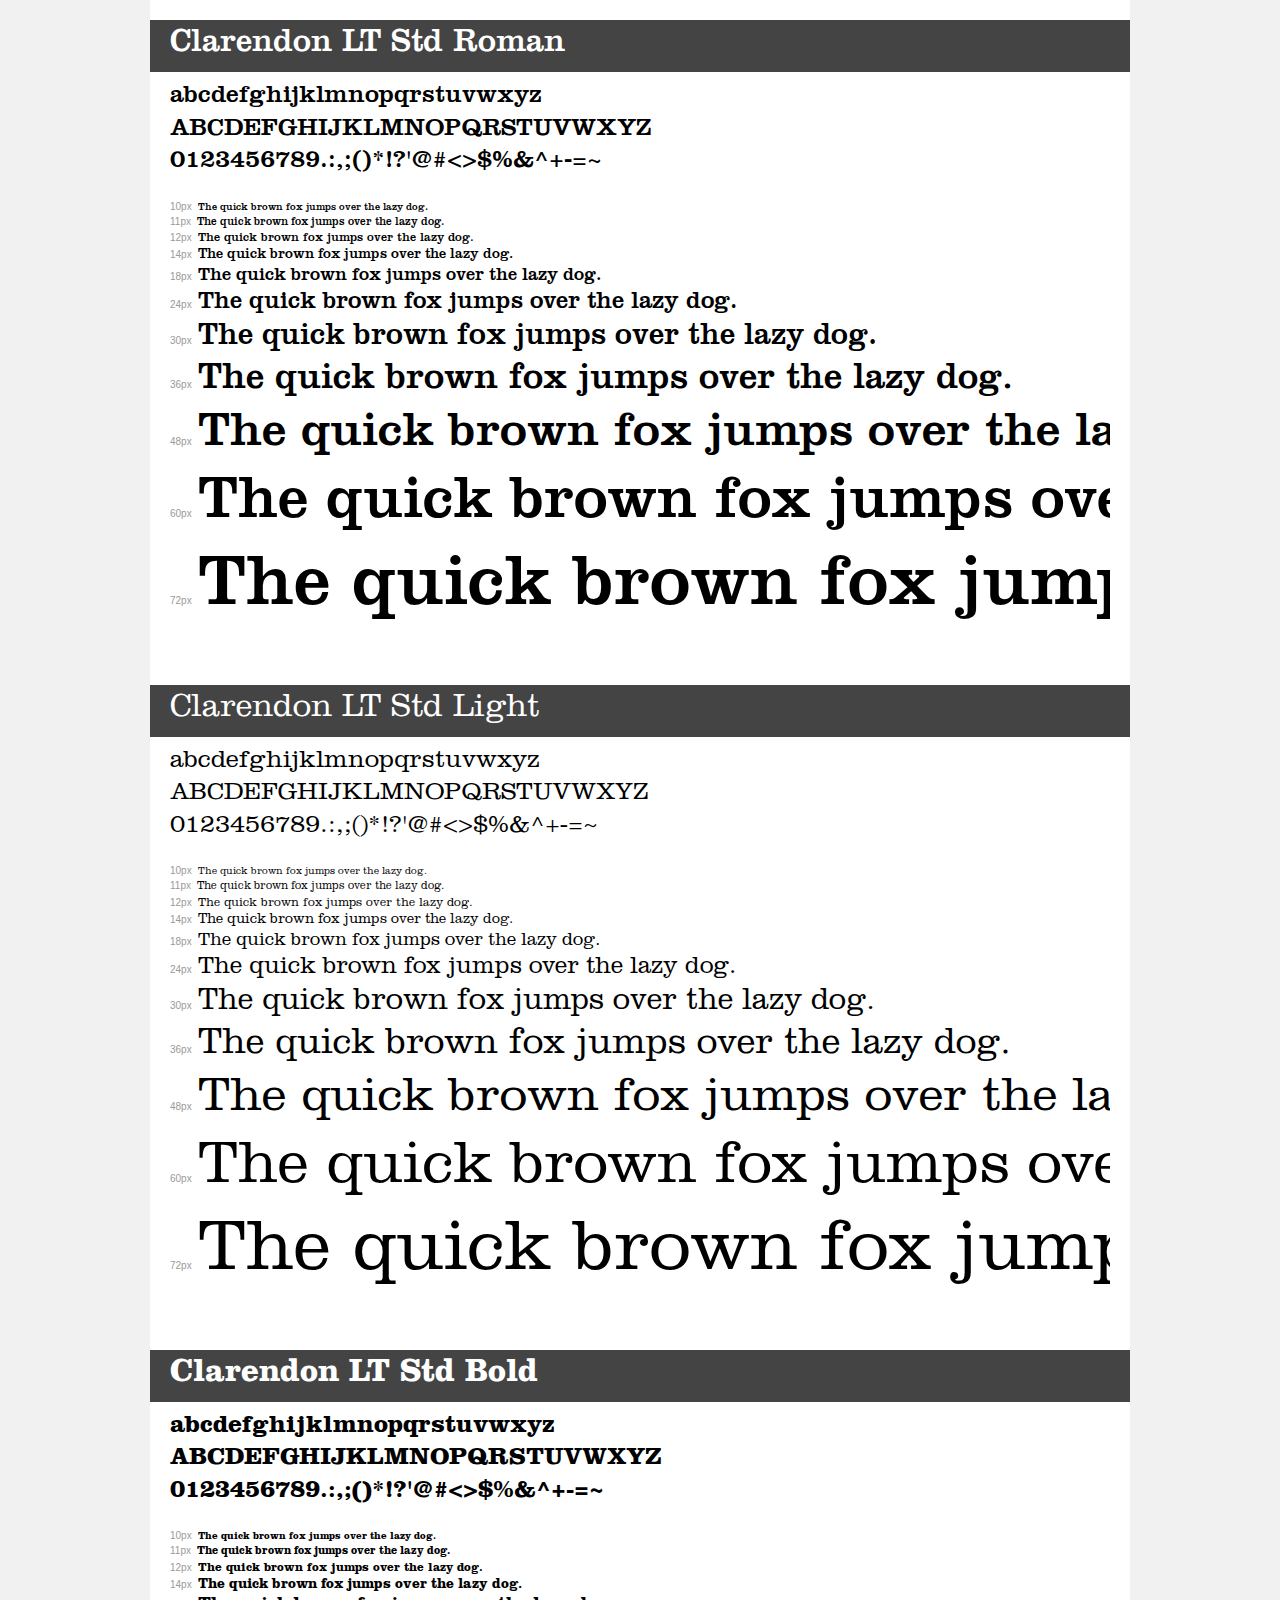
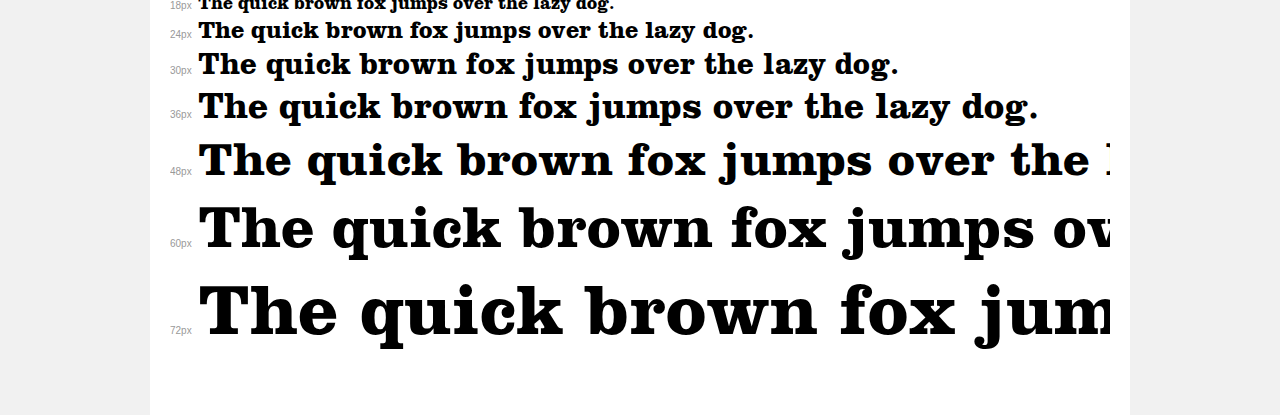
<file: font/clarendon/demo.html>
<!DOCTYPE html>
<html>
<head>
	<meta charset="utf-8">
	<title>Transfonter demo</title>
	<link href="stylesheet.css" rel="stylesheet">
	<style>
		/*
		http://meyerweb.com/eric/tools/css/reset/
		v2.0 | 20110126
		License: none (public domain)
		*/
		html, body, div, span, applet, object, iframe,
		h1, h2, h3, h4, h5, h6, p, blockquote, pre,
		a, abbr, acronym, address, big, cite, code,
		del, dfn, em, img, ins, kbd, q, s, samp,
		small, strike, strong, sub, sup, tt, var,
		b, u, i, center,
		dl, dt, dd, ol, ul, li,
		fieldset, form, label, legend,
		table, caption, tbody, tfoot, thead, tr, th, td,
		article, aside, canvas, details, embed,
		figure, figcaption, footer, header, hgroup,
		menu, nav, output, ruby, section, summary,
		time, mark, audio, video {
			margin: 0;
			padding: 0;
			border: 0;
			font-size: 100%;
			font: inherit;
			vertical-align: baseline;
		}
		/* HTML5 display-role reset for older browsers */
		article, aside, details, figcaption, figure,
		footer, header, hgroup, menu, nav, section {
			display: block;
		}
		body {
			line-height: 1;
		}
		ol, ul {
			list-style: none;
		}
		blockquote, q {
			quotes: none;
		}
		blockquote:before, blockquote:after,
		q:before, q:after {
			content: '';
			content: none;
		}
		table {
			border-collapse: collapse;
			border-spacing: 0;
		}
		/* common styles */
		body {
			background: #f1f1f1;
			color: #000;
		}
		.page {
			background: #fff;
			width: 940px;
			margin: 0 auto;
			padding: 20px 20px 0 20px;
			overflow: hidden;
		}
		.font-container {
			overflow-x: auto;
			overflow-y: hidden;
			margin-bottom: 40px;
			line-height: 1.3;
			white-space: nowrap;
			padding-bottom: 5px;
		}
		h1 {
			position: relative;
			background: #444;
			font-size: 32px;
			color: #fff;
			padding: 10px 20px;
			margin: 0 -20px 10px -20px;
		}
		.letters {
			font-size: 25px;
			margin-bottom: 20px;
		}
		.s10:before {
			content: '10px';
		}
		.s11:before {
			content: '11px';
		}
		.s12:before {
			content: '12px';
		}
		.s14:before {
			content: '14px';
		}
		.s18:before {
			content: '18px';
		}
		.s24:before {
			content: '24px';
		}
		.s30:before {
			content: '30px';
		}
		.s36:before {
			content: '36px';
		}
		.s48:before {
			content: '48px';
		}
		.s60:before {
			content: '60px';
		}
		.s72:before {
			content: '72px';
		}
		.s10:before, .s11:before, .s12:before, .s14:before,
		.s18:before, .s24:before, .s30:before, .s36:before,
		.s48:before, .s60:before, .s72:before {
			font-family: Arial, sans-serif;
			font-size: 10px;
			font-weight: normal;
			font-style: normal;
			color: #999;
			padding-right: 6px;
		}
		/* fonts demo styles */
		.demo-0 {
			font-family: 'Clarendon LT Std';
			font-weight: 500;
			font-style: normal;
		}
		.demo-1 {
			font-family: 'Clarendon LT Std';
			font-weight: 300;
			font-style: normal;
		}
		.demo-2 {
			font-family: 'Clarendon LT Std';
			font-weight: bold;
			font-style: normal;
		}
	</style>
</head>
<body>
<div class="page">
	<div class="demo-0">
		<h1>Clarendon LT Std Roman</h1>
		<div class="font-container">
			<p class="letters">
				abcdefghijklmnopqrstuvwxyz <br />
				ABCDEFGHIJKLMNOPQRSTUVWXYZ <br />				0123456789.:,;()*!?'@#<>$%&^+-=~
			</p>
			<p class="s10" style="font-size: 10px;">The quick brown fox jumps over the lazy dog.</p>
			<p class="s11" style="font-size: 11px;">The quick brown fox jumps over the lazy dog.</p>
			<p class="s12" style="font-size: 12px;">The quick brown fox jumps over the lazy dog.</p>
			<p class="s14" style="font-size: 14px;">The quick brown fox jumps over the lazy dog.</p>
			<p class="s18" style="font-size: 18px;">The quick brown fox jumps over the lazy dog.</p>
			<p class="s24" style="font-size: 24px;">The quick brown fox jumps over the lazy dog.</p>
			<p class="s30" style="font-size: 30px;">The quick brown fox jumps over the lazy dog.</p>
			<p class="s36" style="font-size: 36px;">The quick brown fox jumps over the lazy dog.</p>
			<p class="s48" style="font-size: 48px;">The quick brown fox jumps over the lazy dog.</p>
			<p class="s60" style="font-size: 60px;">The quick brown fox jumps over the lazy dog.</p>
			<p class="s72" style="font-size: 72px;">The quick brown fox jumps over the lazy dog.</p>
		</div>
	</div>
	<div class="demo-1">
		<h1>Clarendon LT Std Light</h1>
		<div class="font-container">
			<p class="letters">
				abcdefghijklmnopqrstuvwxyz <br />
				ABCDEFGHIJKLMNOPQRSTUVWXYZ <br />				0123456789.:,;()*!?'@#<>$%&^+-=~
			</p>
			<p class="s10" style="font-size: 10px;">The quick brown fox jumps over the lazy dog.</p>
			<p class="s11" style="font-size: 11px;">The quick brown fox jumps over the lazy dog.</p>
			<p class="s12" style="font-size: 12px;">The quick brown fox jumps over the lazy dog.</p>
			<p class="s14" style="font-size: 14px;">The quick brown fox jumps over the lazy dog.</p>
			<p class="s18" style="font-size: 18px;">The quick brown fox jumps over the lazy dog.</p>
			<p class="s24" style="font-size: 24px;">The quick brown fox jumps over the lazy dog.</p>
			<p class="s30" style="font-size: 30px;">The quick brown fox jumps over the lazy dog.</p>
			<p class="s36" style="font-size: 36px;">The quick brown fox jumps over the lazy dog.</p>
			<p class="s48" style="font-size: 48px;">The quick brown fox jumps over the lazy dog.</p>
			<p class="s60" style="font-size: 60px;">The quick brown fox jumps over the lazy dog.</p>
			<p class="s72" style="font-size: 72px;">The quick brown fox jumps over the lazy dog.</p>
		</div>
	</div>
	<div class="demo-2">
		<h1>Clarendon LT Std Bold</h1>
		<div class="font-container">
			<p class="letters">
				abcdefghijklmnopqrstuvwxyz <br />
				ABCDEFGHIJKLMNOPQRSTUVWXYZ <br />				0123456789.:,;()*!?'@#<>$%&^+-=~
			</p>
			<p class="s10" style="font-size: 10px;">The quick brown fox jumps over the lazy dog.</p>
			<p class="s11" style="font-size: 11px;">The quick brown fox jumps over the lazy dog.</p>
			<p class="s12" style="font-size: 12px;">The quick brown fox jumps over the lazy dog.</p>
			<p class="s14" style="font-size: 14px;">The quick brown fox jumps over the lazy dog.</p>
			<p class="s18" style="font-size: 18px;">The quick brown fox jumps over the lazy dog.</p>
			<p class="s24" style="font-size: 24px;">The quick brown fox jumps over the lazy dog.</p>
			<p class="s30" style="font-size: 30px;">The quick brown fox jumps over the lazy dog.</p>
			<p class="s36" style="font-size: 36px;">The quick brown fox jumps over the lazy dog.</p>
			<p class="s48" style="font-size: 48px;">The quick brown fox jumps over the lazy dog.</p>
			<p class="s60" style="font-size: 60px;">The quick brown fox jumps over the lazy dog.</p>
			<p class="s72" style="font-size: 72px;">The quick brown fox jumps over the lazy dog.</p>
		</div>
	</div>
</div>
</body>
</html>
</file>
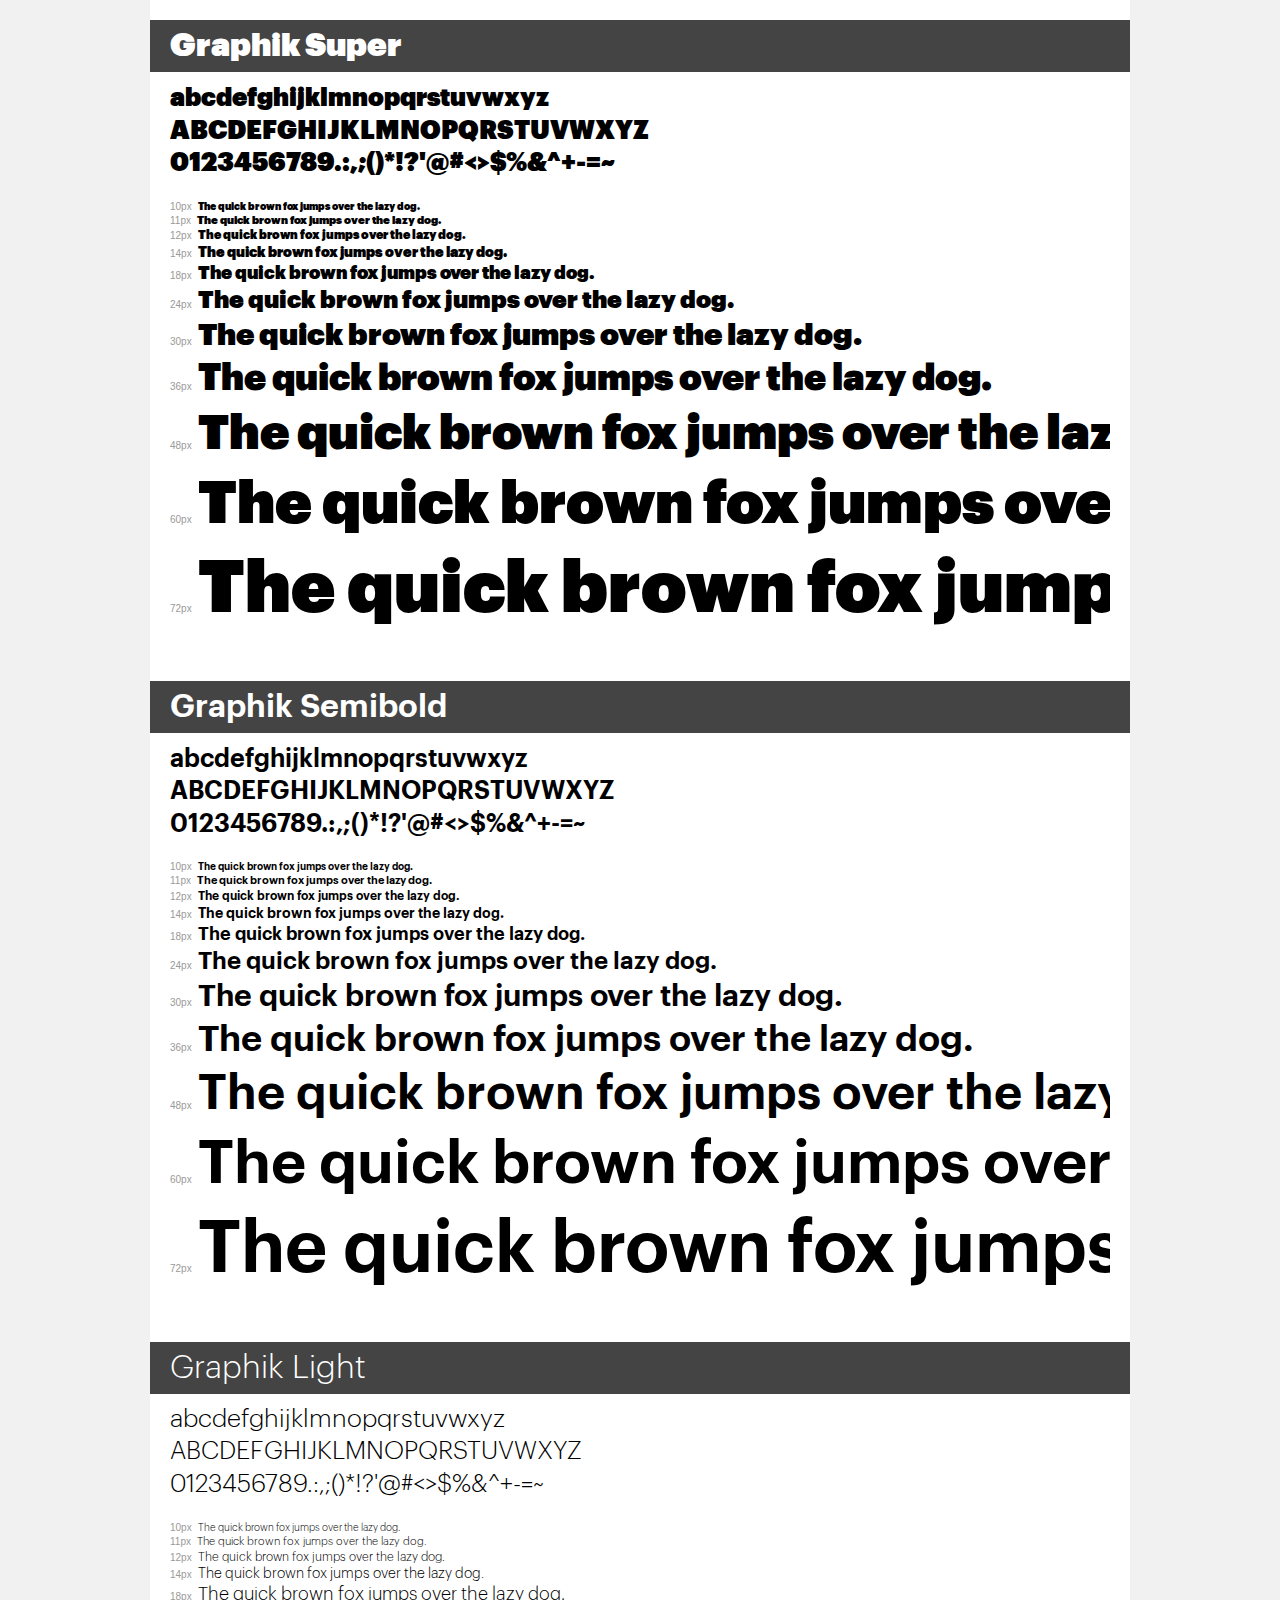
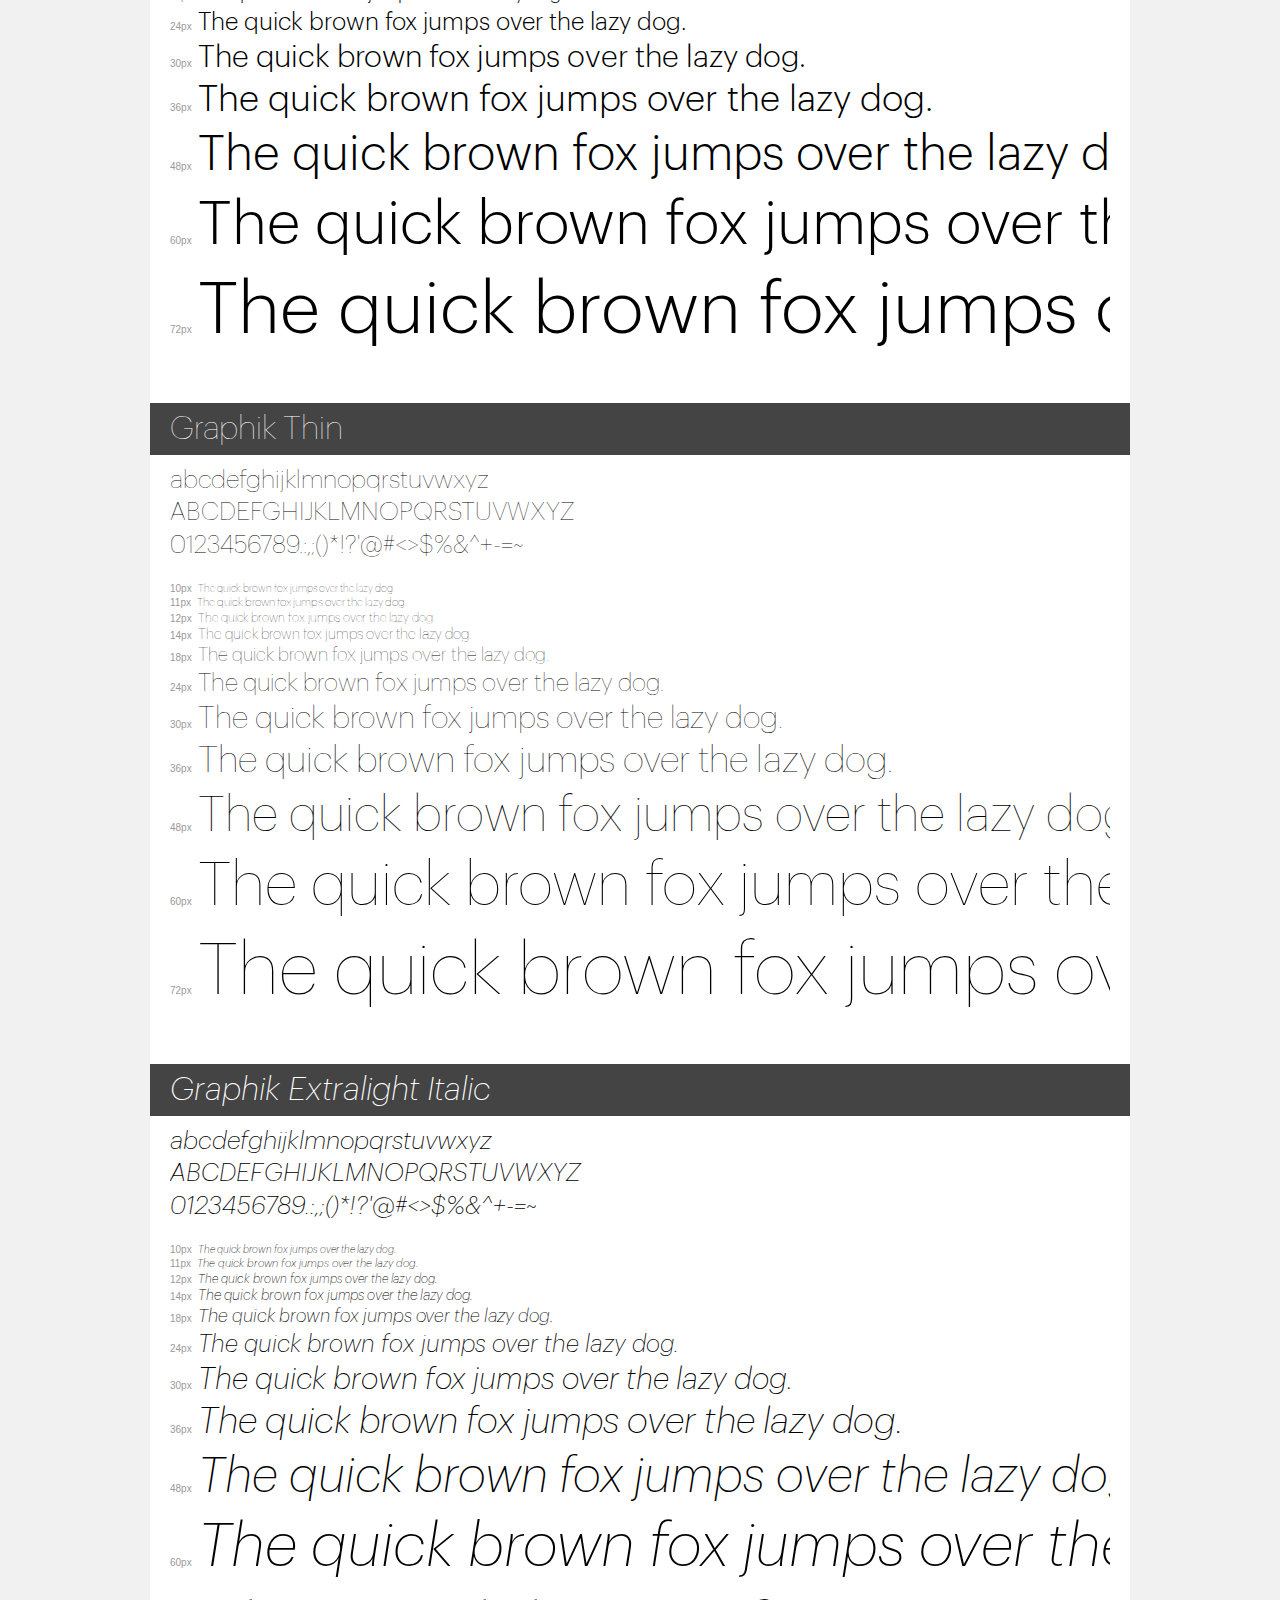
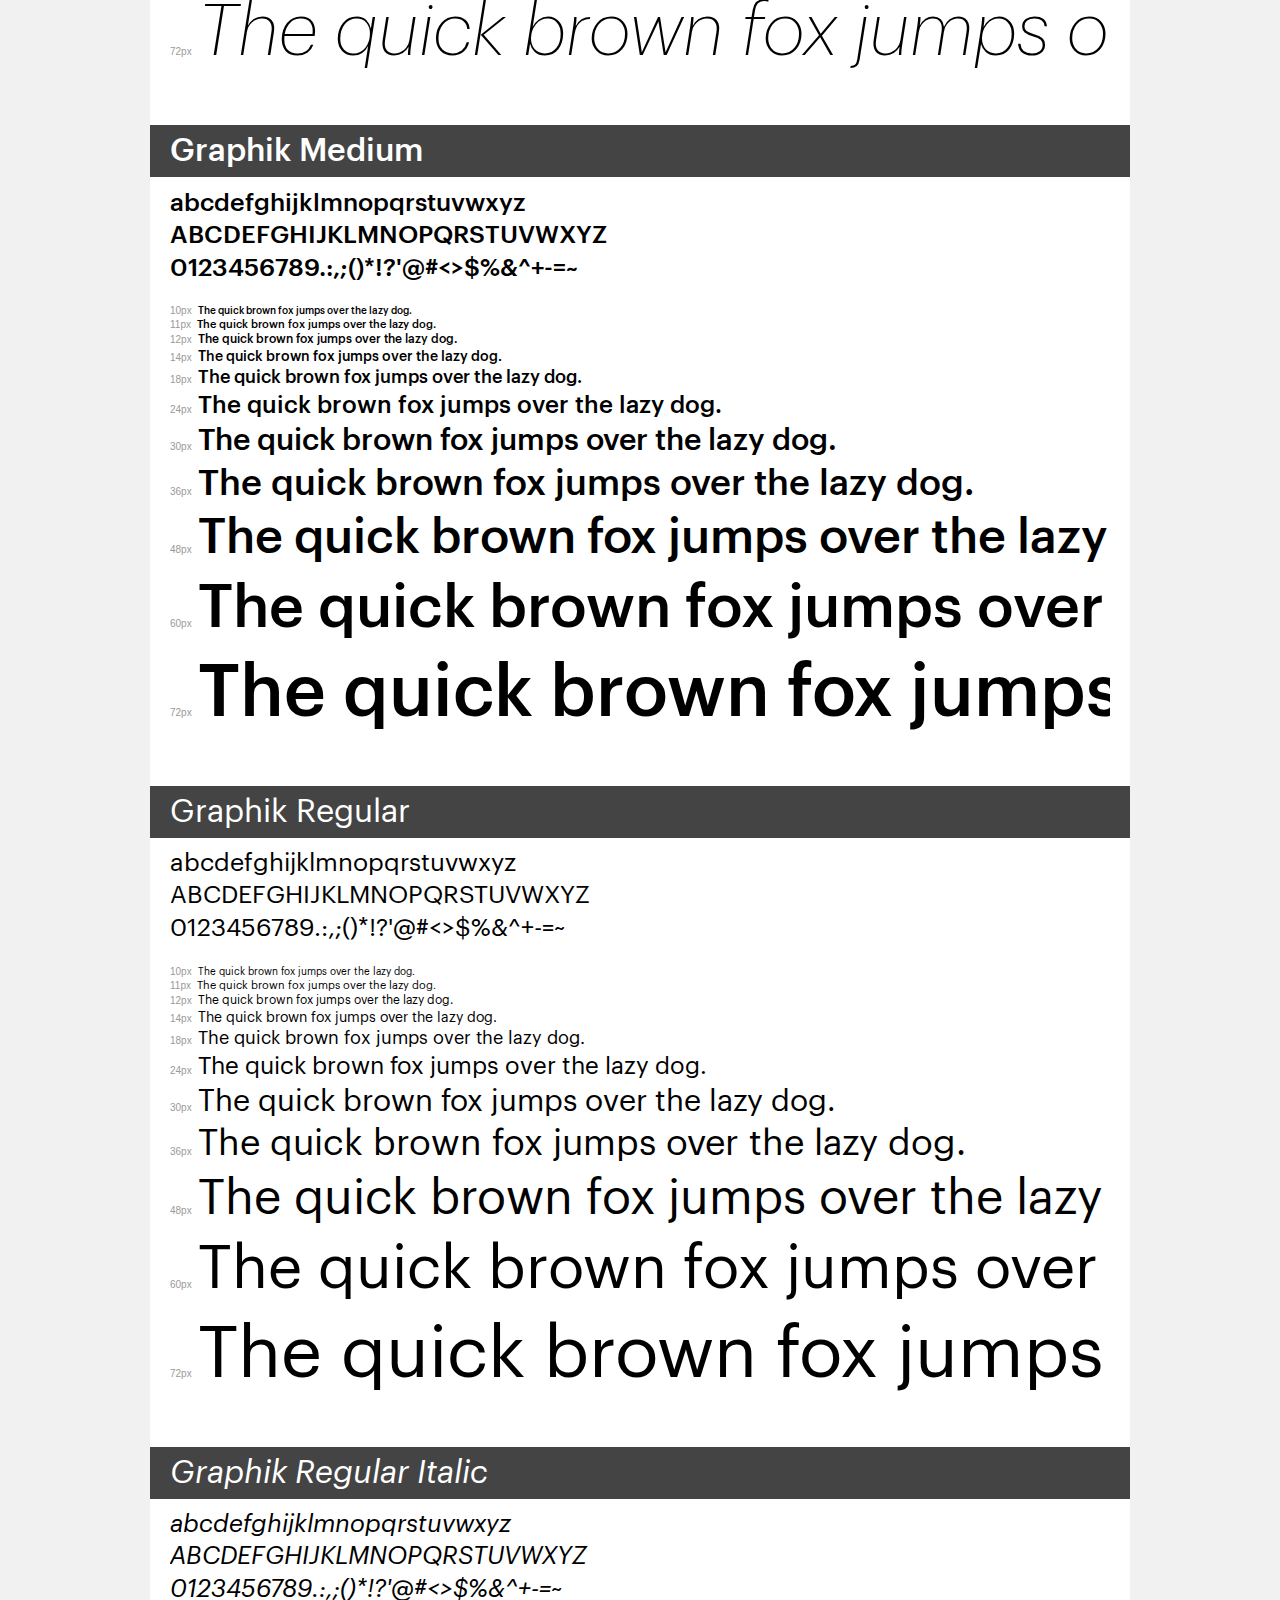
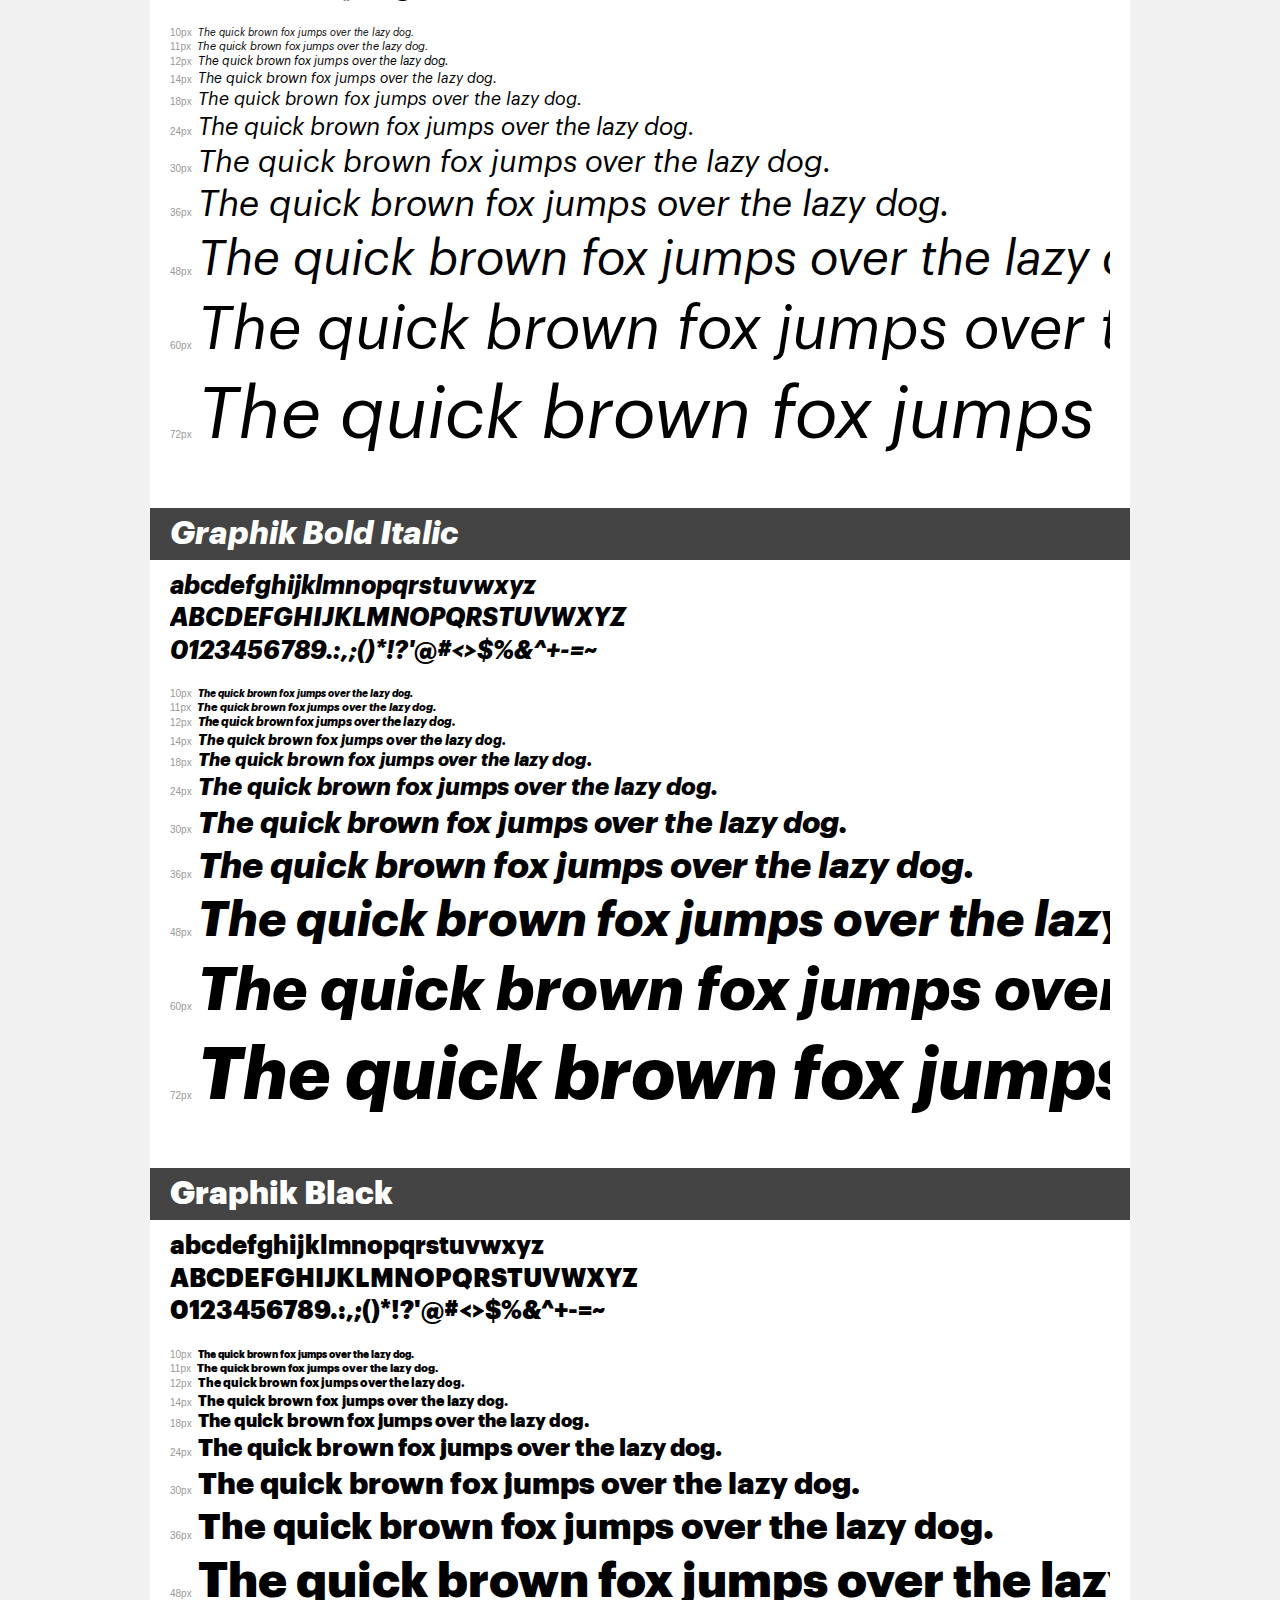
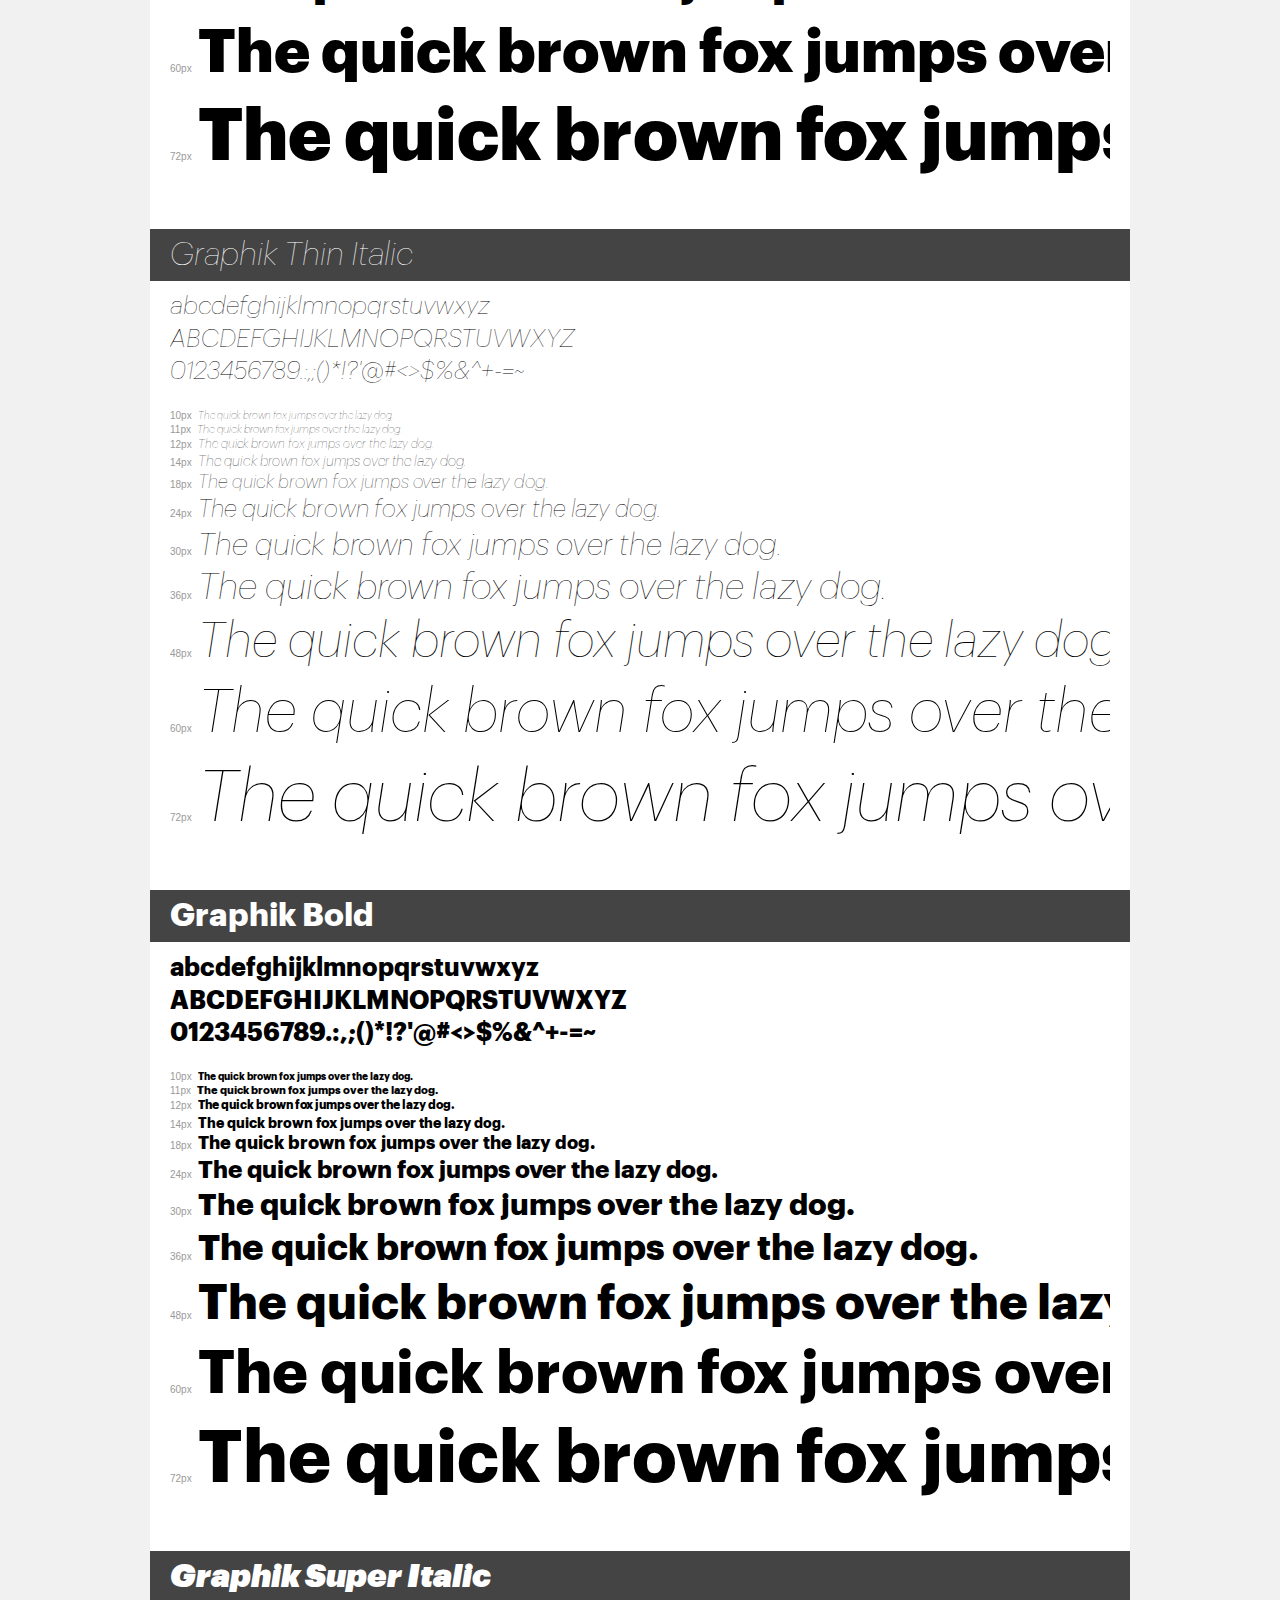
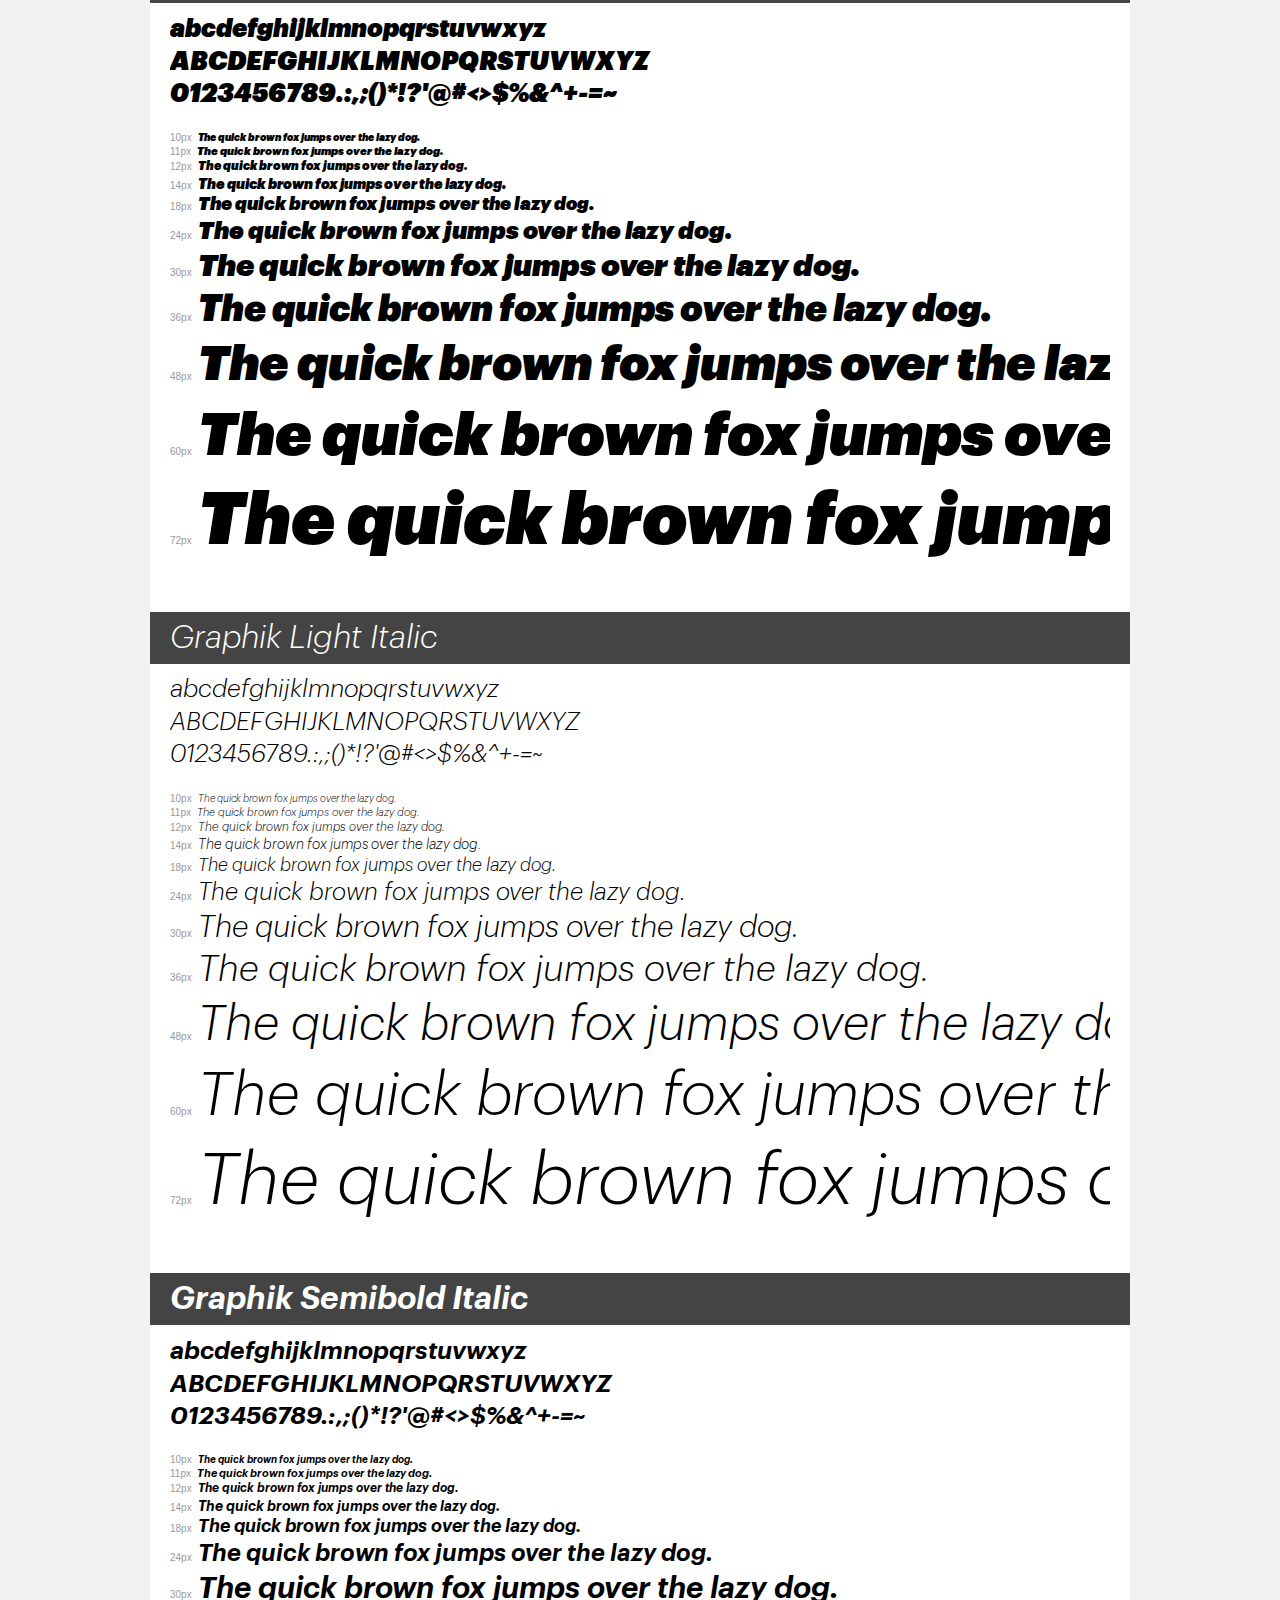
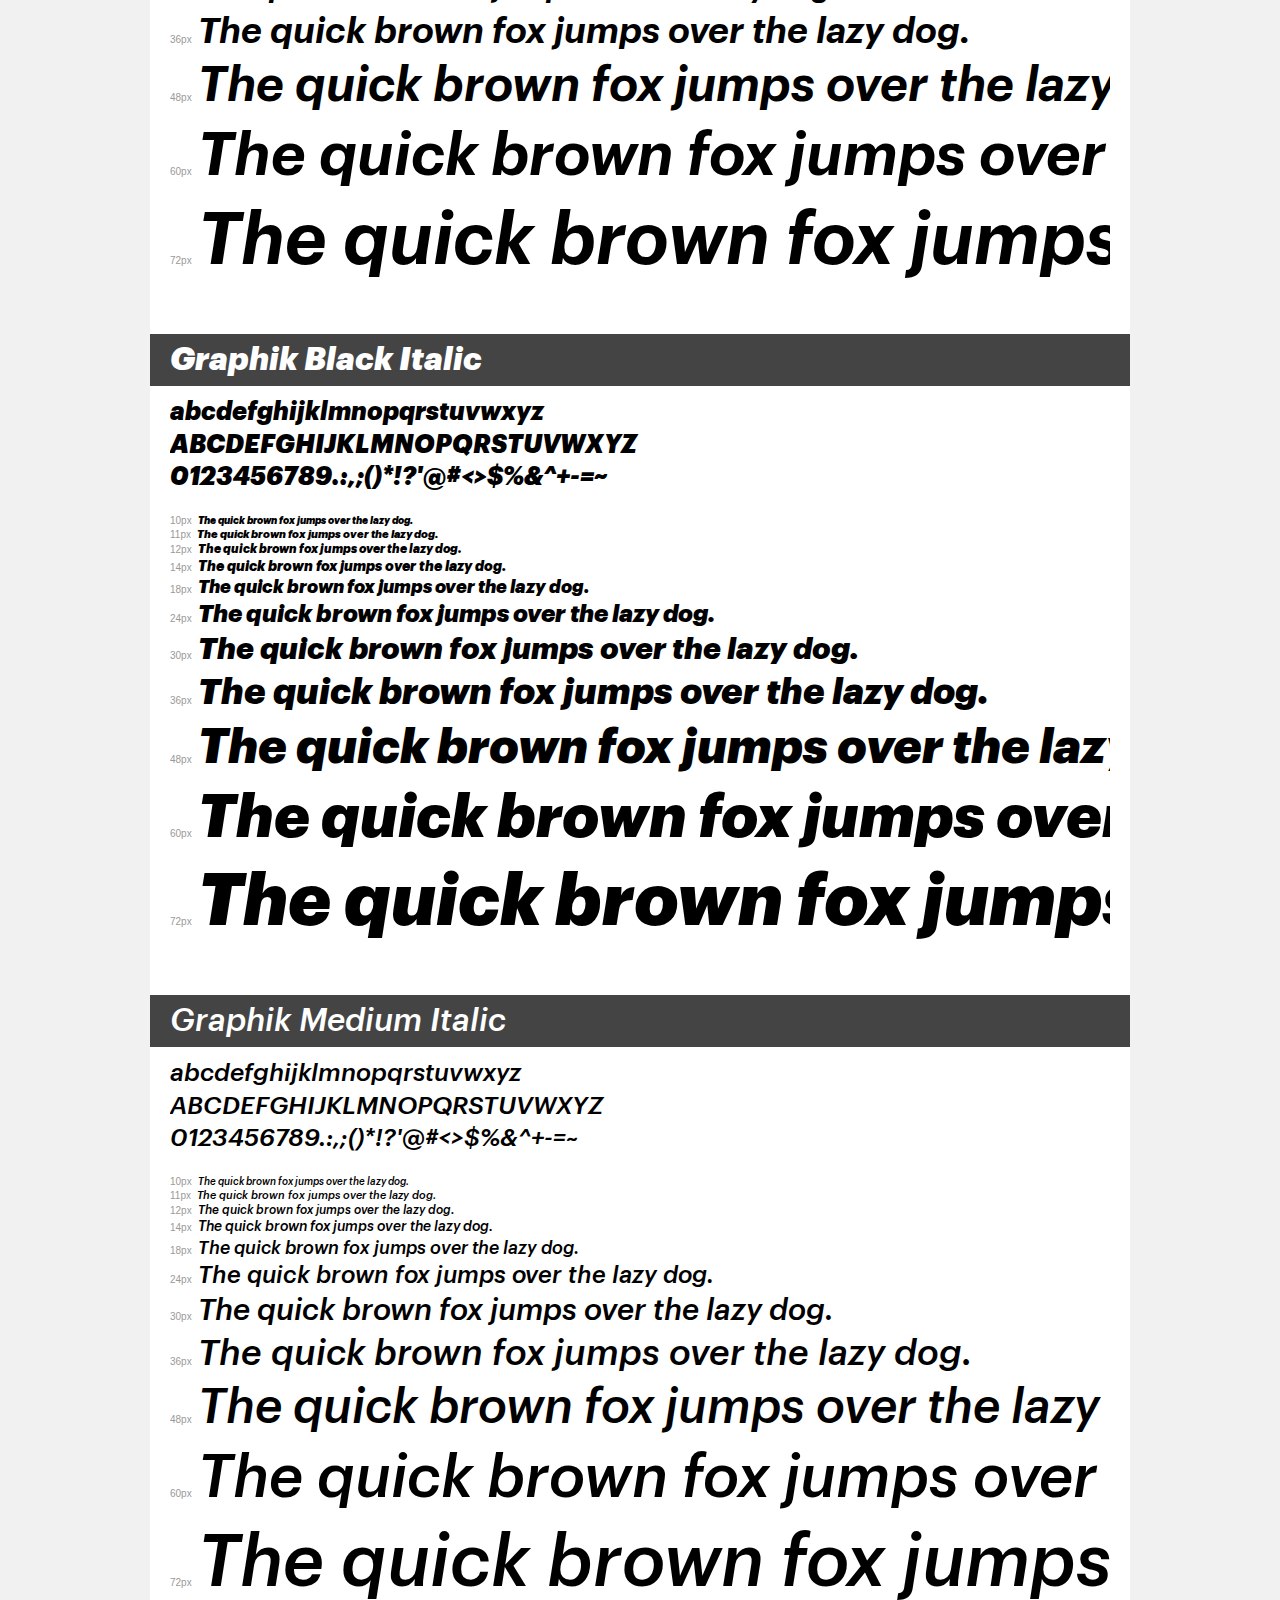
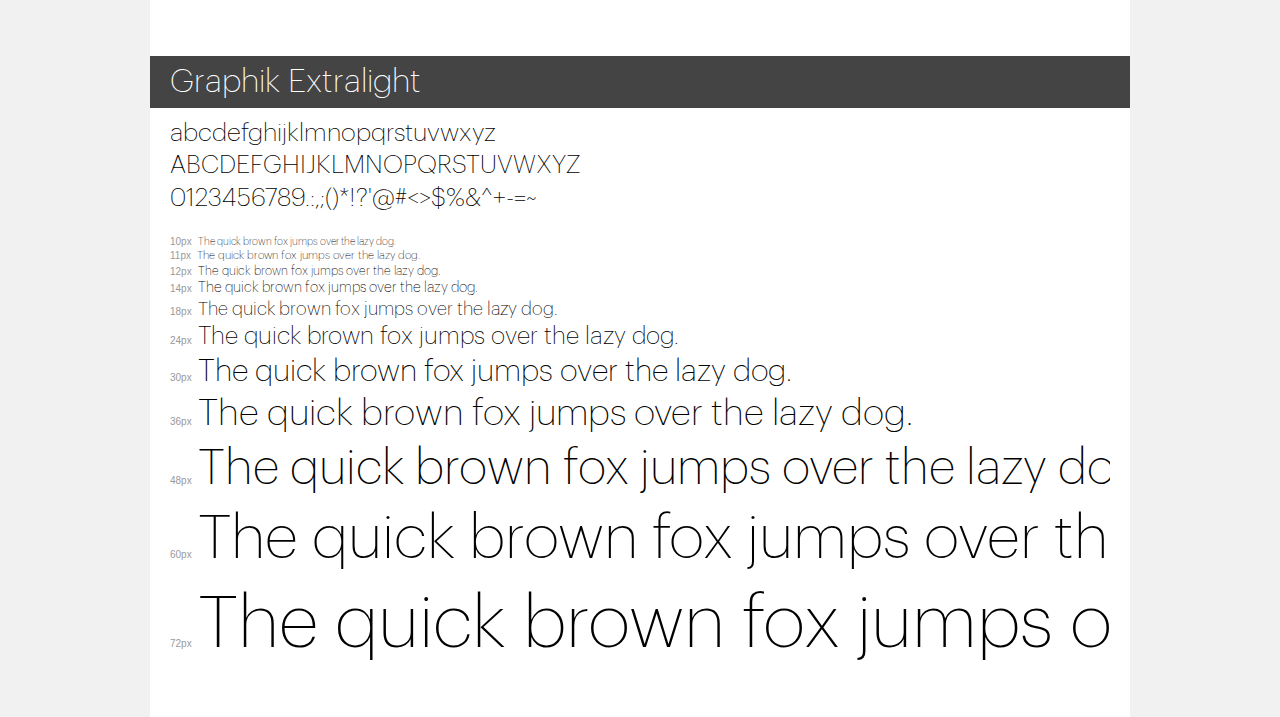
<file: font/graphik/demo.html>
<!DOCTYPE html>
<html>
<head>
	<meta charset="utf-8">
	<title>Transfonter demo</title>
	<link href="stylesheet.css" rel="stylesheet">
	<style>
		/*
		http://meyerweb.com/eric/tools/css/reset/
		v2.0 | 20110126
		License: none (public domain)
		*/
		html, body, div, span, applet, object, iframe,
		h1, h2, h3, h4, h5, h6, p, blockquote, pre,
		a, abbr, acronym, address, big, cite, code,
		del, dfn, em, img, ins, kbd, q, s, samp,
		small, strike, strong, sub, sup, tt, var,
		b, u, i, center,
		dl, dt, dd, ol, ul, li,
		fieldset, form, label, legend,
		table, caption, tbody, tfoot, thead, tr, th, td,
		article, aside, canvas, details, embed,
		figure, figcaption, footer, header, hgroup,
		menu, nav, output, ruby, section, summary,
		time, mark, audio, video {
			margin: 0;
			padding: 0;
			border: 0;
			font-size: 100%;
			font: inherit;
			vertical-align: baseline;
		}
		/* HTML5 display-role reset for older browsers */
		article, aside, details, figcaption, figure,
		footer, header, hgroup, menu, nav, section {
			display: block;
		}
		body {
			line-height: 1;
		}
		ol, ul {
			list-style: none;
		}
		blockquote, q {
			quotes: none;
		}
		blockquote:before, blockquote:after,
		q:before, q:after {
			content: '';
			content: none;
		}
		table {
			border-collapse: collapse;
			border-spacing: 0;
		}
		/* common styles */
		body {
			background: #f1f1f1;
			color: #000;
		}
		.page {
			background: #fff;
			width: 940px;
			margin: 0 auto;
			padding: 20px 20px 0 20px;
			overflow: hidden;
		}
		.font-container {
			overflow-x: auto;
			overflow-y: hidden;
			margin-bottom: 40px;
			line-height: 1.3;
			white-space: nowrap;
			padding-bottom: 5px;
		}
		h1 {
			position: relative;
			background: #444;
			font-size: 32px;
			color: #fff;
			padding: 10px 20px;
			margin: 0 -20px 10px -20px;
		}
		.letters {
			font-size: 25px;
			margin-bottom: 20px;
		}
		.s10:before {
			content: '10px';
		}
		.s11:before {
			content: '11px';
		}
		.s12:before {
			content: '12px';
		}
		.s14:before {
			content: '14px';
		}
		.s18:before {
			content: '18px';
		}
		.s24:before {
			content: '24px';
		}
		.s30:before {
			content: '30px';
		}
		.s36:before {
			content: '36px';
		}
		.s48:before {
			content: '48px';
		}
		.s60:before {
			content: '60px';
		}
		.s72:before {
			content: '72px';
		}
		.s10:before, .s11:before, .s12:before, .s14:before,
		.s18:before, .s24:before, .s30:before, .s36:before,
		.s48:before, .s60:before, .s72:before {
			font-family: Arial, sans-serif;
			font-size: 10px;
			font-weight: normal;
			font-style: normal;
			color: #999;
			padding-right: 6px;
		}
		/* fonts demo styles */
		.demo-0 {
			font-family: 'Graphik Super';
			font-weight: 900;
			font-style: normal;
		}
		.demo-1 {
			font-family: 'Graphik';
			font-weight: 600;
			font-style: normal;
		}
		.demo-2 {
			font-family: 'Graphik';
			font-weight: 300;
			font-style: normal;
		}
		.demo-3 {
			font-family: 'Graphik';
			font-weight: 100;
			font-style: normal;
		}
		.demo-4 {
			font-family: 'Graphik';
			font-weight: 200;
			font-style: italic;
		}
		.demo-5 {
			font-family: 'Graphik';
			font-weight: 500;
			font-style: normal;
		}
		.demo-6 {
			font-family: 'Graphik';
			font-weight: normal;
			font-style: normal;
		}
		.demo-7 {
			font-family: 'Graphik';
			font-weight: normal;
			font-style: italic;
		}
		.demo-8 {
			font-family: 'Graphik';
			font-weight: bold;
			font-style: italic;
		}
		.demo-9 {
			font-family: 'Graphik';
			font-weight: 900;
			font-style: normal;
		}
		.demo-10 {
			font-family: 'Graphik';
			font-weight: 100;
			font-style: italic;
		}
		.demo-11 {
			font-family: 'Graphik';
			font-weight: bold;
			font-style: normal;
		}
		.demo-12 {
			font-family: 'Graphik Super';
			font-weight: 900;
			font-style: italic;
		}
		.demo-13 {
			font-family: 'Graphik';
			font-weight: 300;
			font-style: italic;
		}
		.demo-14 {
			font-family: 'Graphik';
			font-weight: 600;
			font-style: italic;
		}
		.demo-15 {
			font-family: 'Graphik';
			font-weight: 900;
			font-style: italic;
		}
		.demo-16 {
			font-family: 'Graphik';
			font-weight: 500;
			font-style: italic;
		}
		.demo-17 {
			font-family: 'Graphik';
			font-weight: 200;
			font-style: normal;
		}
	</style>
</head>
<body>
<div class="page">
	<div class="demo-0">
		<h1>Graphik Super</h1>
		<div class="font-container">
			<p class="letters">
				abcdefghijklmnopqrstuvwxyz <br />
				ABCDEFGHIJKLMNOPQRSTUVWXYZ <br />				0123456789.:,;()*!?'@#<>$%&^+-=~
			</p>
			<p class="s10" style="font-size: 10px;">The quick brown fox jumps over the lazy dog.</p>
			<p class="s11" style="font-size: 11px;">The quick brown fox jumps over the lazy dog.</p>
			<p class="s12" style="font-size: 12px;">The quick brown fox jumps over the lazy dog.</p>
			<p class="s14" style="font-size: 14px;">The quick brown fox jumps over the lazy dog.</p>
			<p class="s18" style="font-size: 18px;">The quick brown fox jumps over the lazy dog.</p>
			<p class="s24" style="font-size: 24px;">The quick brown fox jumps over the lazy dog.</p>
			<p class="s30" style="font-size: 30px;">The quick brown fox jumps over the lazy dog.</p>
			<p class="s36" style="font-size: 36px;">The quick brown fox jumps over the lazy dog.</p>
			<p class="s48" style="font-size: 48px;">The quick brown fox jumps over the lazy dog.</p>
			<p class="s60" style="font-size: 60px;">The quick brown fox jumps over the lazy dog.</p>
			<p class="s72" style="font-size: 72px;">The quick brown fox jumps over the lazy dog.</p>
		</div>
	</div>
	<div class="demo-1">
		<h1>Graphik Semibold</h1>
		<div class="font-container">
			<p class="letters">
				abcdefghijklmnopqrstuvwxyz <br />
				ABCDEFGHIJKLMNOPQRSTUVWXYZ <br />				0123456789.:,;()*!?'@#<>$%&^+-=~
			</p>
			<p class="s10" style="font-size: 10px;">The quick brown fox jumps over the lazy dog.</p>
			<p class="s11" style="font-size: 11px;">The quick brown fox jumps over the lazy dog.</p>
			<p class="s12" style="font-size: 12px;">The quick brown fox jumps over the lazy dog.</p>
			<p class="s14" style="font-size: 14px;">The quick brown fox jumps over the lazy dog.</p>
			<p class="s18" style="font-size: 18px;">The quick brown fox jumps over the lazy dog.</p>
			<p class="s24" style="font-size: 24px;">The quick brown fox jumps over the lazy dog.</p>
			<p class="s30" style="font-size: 30px;">The quick brown fox jumps over the lazy dog.</p>
			<p class="s36" style="font-size: 36px;">The quick brown fox jumps over the lazy dog.</p>
			<p class="s48" style="font-size: 48px;">The quick brown fox jumps over the lazy dog.</p>
			<p class="s60" style="font-size: 60px;">The quick brown fox jumps over the lazy dog.</p>
			<p class="s72" style="font-size: 72px;">The quick brown fox jumps over the lazy dog.</p>
		</div>
	</div>
	<div class="demo-2">
		<h1>Graphik Light</h1>
		<div class="font-container">
			<p class="letters">
				abcdefghijklmnopqrstuvwxyz <br />
				ABCDEFGHIJKLMNOPQRSTUVWXYZ <br />				0123456789.:,;()*!?'@#<>$%&^+-=~
			</p>
			<p class="s10" style="font-size: 10px;">The quick brown fox jumps over the lazy dog.</p>
			<p class="s11" style="font-size: 11px;">The quick brown fox jumps over the lazy dog.</p>
			<p class="s12" style="font-size: 12px;">The quick brown fox jumps over the lazy dog.</p>
			<p class="s14" style="font-size: 14px;">The quick brown fox jumps over the lazy dog.</p>
			<p class="s18" style="font-size: 18px;">The quick brown fox jumps over the lazy dog.</p>
			<p class="s24" style="font-size: 24px;">The quick brown fox jumps over the lazy dog.</p>
			<p class="s30" style="font-size: 30px;">The quick brown fox jumps over the lazy dog.</p>
			<p class="s36" style="font-size: 36px;">The quick brown fox jumps over the lazy dog.</p>
			<p class="s48" style="font-size: 48px;">The quick brown fox jumps over the lazy dog.</p>
			<p class="s60" style="font-size: 60px;">The quick brown fox jumps over the lazy dog.</p>
			<p class="s72" style="font-size: 72px;">The quick brown fox jumps over the lazy dog.</p>
		</div>
	</div>
	<div class="demo-3">
		<h1>Graphik Thin</h1>
		<div class="font-container">
			<p class="letters">
				abcdefghijklmnopqrstuvwxyz <br />
				ABCDEFGHIJKLMNOPQRSTUVWXYZ <br />				0123456789.:,;()*!?'@#<>$%&^+-=~
			</p>
			<p class="s10" style="font-size: 10px;">The quick brown fox jumps over the lazy dog.</p>
			<p class="s11" style="font-size: 11px;">The quick brown fox jumps over the lazy dog.</p>
			<p class="s12" style="font-size: 12px;">The quick brown fox jumps over the lazy dog.</p>
			<p class="s14" style="font-size: 14px;">The quick brown fox jumps over the lazy dog.</p>
			<p class="s18" style="font-size: 18px;">The quick brown fox jumps over the lazy dog.</p>
			<p class="s24" style="font-size: 24px;">The quick brown fox jumps over the lazy dog.</p>
			<p class="s30" style="font-size: 30px;">The quick brown fox jumps over the lazy dog.</p>
			<p class="s36" style="font-size: 36px;">The quick brown fox jumps over the lazy dog.</p>
			<p class="s48" style="font-size: 48px;">The quick brown fox jumps over the lazy dog.</p>
			<p class="s60" style="font-size: 60px;">The quick brown fox jumps over the lazy dog.</p>
			<p class="s72" style="font-size: 72px;">The quick brown fox jumps over the lazy dog.</p>
		</div>
	</div>
	<div class="demo-4">
		<h1>Graphik Extralight Italic</h1>
		<div class="font-container">
			<p class="letters">
				abcdefghijklmnopqrstuvwxyz <br />
				ABCDEFGHIJKLMNOPQRSTUVWXYZ <br />				0123456789.:,;()*!?'@#<>$%&^+-=~
			</p>
			<p class="s10" style="font-size: 10px;">The quick brown fox jumps over the lazy dog.</p>
			<p class="s11" style="font-size: 11px;">The quick brown fox jumps over the lazy dog.</p>
			<p class="s12" style="font-size: 12px;">The quick brown fox jumps over the lazy dog.</p>
			<p class="s14" style="font-size: 14px;">The quick brown fox jumps over the lazy dog.</p>
			<p class="s18" style="font-size: 18px;">The quick brown fox jumps over the lazy dog.</p>
			<p class="s24" style="font-size: 24px;">The quick brown fox jumps over the lazy dog.</p>
			<p class="s30" style="font-size: 30px;">The quick brown fox jumps over the lazy dog.</p>
			<p class="s36" style="font-size: 36px;">The quick brown fox jumps over the lazy dog.</p>
			<p class="s48" style="font-size: 48px;">The quick brown fox jumps over the lazy dog.</p>
			<p class="s60" style="font-size: 60px;">The quick brown fox jumps over the lazy dog.</p>
			<p class="s72" style="font-size: 72px;">The quick brown fox jumps over the lazy dog.</p>
		</div>
	</div>
	<div class="demo-5">
		<h1>Graphik Medium</h1>
		<div class="font-container">
			<p class="letters">
				abcdefghijklmnopqrstuvwxyz <br />
				ABCDEFGHIJKLMNOPQRSTUVWXYZ <br />				0123456789.:,;()*!?'@#<>$%&^+-=~
			</p>
			<p class="s10" style="font-size: 10px;">The quick brown fox jumps over the lazy dog.</p>
			<p class="s11" style="font-size: 11px;">The quick brown fox jumps over the lazy dog.</p>
			<p class="s12" style="font-size: 12px;">The quick brown fox jumps over the lazy dog.</p>
			<p class="s14" style="font-size: 14px;">The quick brown fox jumps over the lazy dog.</p>
			<p class="s18" style="font-size: 18px;">The quick brown fox jumps over the lazy dog.</p>
			<p class="s24" style="font-size: 24px;">The quick brown fox jumps over the lazy dog.</p>
			<p class="s30" style="font-size: 30px;">The quick brown fox jumps over the lazy dog.</p>
			<p class="s36" style="font-size: 36px;">The quick brown fox jumps over the lazy dog.</p>
			<p class="s48" style="font-size: 48px;">The quick brown fox jumps over the lazy dog.</p>
			<p class="s60" style="font-size: 60px;">The quick brown fox jumps over the lazy dog.</p>
			<p class="s72" style="font-size: 72px;">The quick brown fox jumps over the lazy dog.</p>
		</div>
	</div>
	<div class="demo-6">
		<h1>Graphik Regular</h1>
		<div class="font-container">
			<p class="letters">
				abcdefghijklmnopqrstuvwxyz <br />
				ABCDEFGHIJKLMNOPQRSTUVWXYZ <br />				0123456789.:,;()*!?'@#<>$%&^+-=~
			</p>
			<p class="s10" style="font-size: 10px;">The quick brown fox jumps over the lazy dog.</p>
			<p class="s11" style="font-size: 11px;">The quick brown fox jumps over the lazy dog.</p>
			<p class="s12" style="font-size: 12px;">The quick brown fox jumps over the lazy dog.</p>
			<p class="s14" style="font-size: 14px;">The quick brown fox jumps over the lazy dog.</p>
			<p class="s18" style="font-size: 18px;">The quick brown fox jumps over the lazy dog.</p>
			<p class="s24" style="font-size: 24px;">The quick brown fox jumps over the lazy dog.</p>
			<p class="s30" style="font-size: 30px;">The quick brown fox jumps over the lazy dog.</p>
			<p class="s36" style="font-size: 36px;">The quick brown fox jumps over the lazy dog.</p>
			<p class="s48" style="font-size: 48px;">The quick brown fox jumps over the lazy dog.</p>
			<p class="s60" style="font-size: 60px;">The quick brown fox jumps over the lazy dog.</p>
			<p class="s72" style="font-size: 72px;">The quick brown fox jumps over the lazy dog.</p>
		</div>
	</div>
	<div class="demo-7">
		<h1>Graphik Regular Italic</h1>
		<div class="font-container">
			<p class="letters">
				abcdefghijklmnopqrstuvwxyz <br />
				ABCDEFGHIJKLMNOPQRSTUVWXYZ <br />				0123456789.:,;()*!?'@#<>$%&^+-=~
			</p>
			<p class="s10" style="font-size: 10px;">The quick brown fox jumps over the lazy dog.</p>
			<p class="s11" style="font-size: 11px;">The quick brown fox jumps over the lazy dog.</p>
			<p class="s12" style="font-size: 12px;">The quick brown fox jumps over the lazy dog.</p>
			<p class="s14" style="font-size: 14px;">The quick brown fox jumps over the lazy dog.</p>
			<p class="s18" style="font-size: 18px;">The quick brown fox jumps over the lazy dog.</p>
			<p class="s24" style="font-size: 24px;">The quick brown fox jumps over the lazy dog.</p>
			<p class="s30" style="font-size: 30px;">The quick brown fox jumps over the lazy dog.</p>
			<p class="s36" style="font-size: 36px;">The quick brown fox jumps over the lazy dog.</p>
			<p class="s48" style="font-size: 48px;">The quick brown fox jumps over the lazy dog.</p>
			<p class="s60" style="font-size: 60px;">The quick brown fox jumps over the lazy dog.</p>
			<p class="s72" style="font-size: 72px;">The quick brown fox jumps over the lazy dog.</p>
		</div>
	</div>
	<div class="demo-8">
		<h1>Graphik Bold Italic</h1>
		<div class="font-container">
			<p class="letters">
				abcdefghijklmnopqrstuvwxyz <br />
				ABCDEFGHIJKLMNOPQRSTUVWXYZ <br />				0123456789.:,;()*!?'@#<>$%&^+-=~
			</p>
			<p class="s10" style="font-size: 10px;">The quick brown fox jumps over the lazy dog.</p>
			<p class="s11" style="font-size: 11px;">The quick brown fox jumps over the lazy dog.</p>
			<p class="s12" style="font-size: 12px;">The quick brown fox jumps over the lazy dog.</p>
			<p class="s14" style="font-size: 14px;">The quick brown fox jumps over the lazy dog.</p>
			<p class="s18" style="font-size: 18px;">The quick brown fox jumps over the lazy dog.</p>
			<p class="s24" style="font-size: 24px;">The quick brown fox jumps over the lazy dog.</p>
			<p class="s30" style="font-size: 30px;">The quick brown fox jumps over the lazy dog.</p>
			<p class="s36" style="font-size: 36px;">The quick brown fox jumps over the lazy dog.</p>
			<p class="s48" style="font-size: 48px;">The quick brown fox jumps over the lazy dog.</p>
			<p class="s60" style="font-size: 60px;">The quick brown fox jumps over the lazy dog.</p>
			<p class="s72" style="font-size: 72px;">The quick brown fox jumps over the lazy dog.</p>
		</div>
	</div>
	<div class="demo-9">
		<h1>Graphik Black</h1>
		<div class="font-container">
			<p class="letters">
				abcdefghijklmnopqrstuvwxyz <br />
				ABCDEFGHIJKLMNOPQRSTUVWXYZ <br />				0123456789.:,;()*!?'@#<>$%&^+-=~
			</p>
			<p class="s10" style="font-size: 10px;">The quick brown fox jumps over the lazy dog.</p>
			<p class="s11" style="font-size: 11px;">The quick brown fox jumps over the lazy dog.</p>
			<p class="s12" style="font-size: 12px;">The quick brown fox jumps over the lazy dog.</p>
			<p class="s14" style="font-size: 14px;">The quick brown fox jumps over the lazy dog.</p>
			<p class="s18" style="font-size: 18px;">The quick brown fox jumps over the lazy dog.</p>
			<p class="s24" style="font-size: 24px;">The quick brown fox jumps over the lazy dog.</p>
			<p class="s30" style="font-size: 30px;">The quick brown fox jumps over the lazy dog.</p>
			<p class="s36" style="font-size: 36px;">The quick brown fox jumps over the lazy dog.</p>
			<p class="s48" style="font-size: 48px;">The quick brown fox jumps over the lazy dog.</p>
			<p class="s60" style="font-size: 60px;">The quick brown fox jumps over the lazy dog.</p>
			<p class="s72" style="font-size: 72px;">The quick brown fox jumps over the lazy dog.</p>
		</div>
	</div>
	<div class="demo-10">
		<h1>Graphik Thin Italic</h1>
		<div class="font-container">
			<p class="letters">
				abcdefghijklmnopqrstuvwxyz <br />
				ABCDEFGHIJKLMNOPQRSTUVWXYZ <br />				0123456789.:,;()*!?'@#<>$%&^+-=~
			</p>
			<p class="s10" style="font-size: 10px;">The quick brown fox jumps over the lazy dog.</p>
			<p class="s11" style="font-size: 11px;">The quick brown fox jumps over the lazy dog.</p>
			<p class="s12" style="font-size: 12px;">The quick brown fox jumps over the lazy dog.</p>
			<p class="s14" style="font-size: 14px;">The quick brown fox jumps over the lazy dog.</p>
			<p class="s18" style="font-size: 18px;">The quick brown fox jumps over the lazy dog.</p>
			<p class="s24" style="font-size: 24px;">The quick brown fox jumps over the lazy dog.</p>
			<p class="s30" style="font-size: 30px;">The quick brown fox jumps over the lazy dog.</p>
			<p class="s36" style="font-size: 36px;">The quick brown fox jumps over the lazy dog.</p>
			<p class="s48" style="font-size: 48px;">The quick brown fox jumps over the lazy dog.</p>
			<p class="s60" style="font-size: 60px;">The quick brown fox jumps over the lazy dog.</p>
			<p class="s72" style="font-size: 72px;">The quick brown fox jumps over the lazy dog.</p>
		</div>
	</div>
	<div class="demo-11">
		<h1>Graphik Bold</h1>
		<div class="font-container">
			<p class="letters">
				abcdefghijklmnopqrstuvwxyz <br />
				ABCDEFGHIJKLMNOPQRSTUVWXYZ <br />				0123456789.:,;()*!?'@#<>$%&^+-=~
			</p>
			<p class="s10" style="font-size: 10px;">The quick brown fox jumps over the lazy dog.</p>
			<p class="s11" style="font-size: 11px;">The quick brown fox jumps over the lazy dog.</p>
			<p class="s12" style="font-size: 12px;">The quick brown fox jumps over the lazy dog.</p>
			<p class="s14" style="font-size: 14px;">The quick brown fox jumps over the lazy dog.</p>
			<p class="s18" style="font-size: 18px;">The quick brown fox jumps over the lazy dog.</p>
			<p class="s24" style="font-size: 24px;">The quick brown fox jumps over the lazy dog.</p>
			<p class="s30" style="font-size: 30px;">The quick brown fox jumps over the lazy dog.</p>
			<p class="s36" style="font-size: 36px;">The quick brown fox jumps over the lazy dog.</p>
			<p class="s48" style="font-size: 48px;">The quick brown fox jumps over the lazy dog.</p>
			<p class="s60" style="font-size: 60px;">The quick brown fox jumps over the lazy dog.</p>
			<p class="s72" style="font-size: 72px;">The quick brown fox jumps over the lazy dog.</p>
		</div>
	</div>
	<div class="demo-12">
		<h1>Graphik Super Italic</h1>
		<div class="font-container">
			<p class="letters">
				abcdefghijklmnopqrstuvwxyz <br />
				ABCDEFGHIJKLMNOPQRSTUVWXYZ <br />				0123456789.:,;()*!?'@#<>$%&^+-=~
			</p>
			<p class="s10" style="font-size: 10px;">The quick brown fox jumps over the lazy dog.</p>
			<p class="s11" style="font-size: 11px;">The quick brown fox jumps over the lazy dog.</p>
			<p class="s12" style="font-size: 12px;">The quick brown fox jumps over the lazy dog.</p>
			<p class="s14" style="font-size: 14px;">The quick brown fox jumps over the lazy dog.</p>
			<p class="s18" style="font-size: 18px;">The quick brown fox jumps over the lazy dog.</p>
			<p class="s24" style="font-size: 24px;">The quick brown fox jumps over the lazy dog.</p>
			<p class="s30" style="font-size: 30px;">The quick brown fox jumps over the lazy dog.</p>
			<p class="s36" style="font-size: 36px;">The quick brown fox jumps over the lazy dog.</p>
			<p class="s48" style="font-size: 48px;">The quick brown fox jumps over the lazy dog.</p>
			<p class="s60" style="font-size: 60px;">The quick brown fox jumps over the lazy dog.</p>
			<p class="s72" style="font-size: 72px;">The quick brown fox jumps over the lazy dog.</p>
		</div>
	</div>
	<div class="demo-13">
		<h1>Graphik Light Italic</h1>
		<div class="font-container">
			<p class="letters">
				abcdefghijklmnopqrstuvwxyz <br />
				ABCDEFGHIJKLMNOPQRSTUVWXYZ <br />				0123456789.:,;()*!?'@#<>$%&^+-=~
			</p>
			<p class="s10" style="font-size: 10px;">The quick brown fox jumps over the lazy dog.</p>
			<p class="s11" style="font-size: 11px;">The quick brown fox jumps over the lazy dog.</p>
			<p class="s12" style="font-size: 12px;">The quick brown fox jumps over the lazy dog.</p>
			<p class="s14" style="font-size: 14px;">The quick brown fox jumps over the lazy dog.</p>
			<p class="s18" style="font-size: 18px;">The quick brown fox jumps over the lazy dog.</p>
			<p class="s24" style="font-size: 24px;">The quick brown fox jumps over the lazy dog.</p>
			<p class="s30" style="font-size: 30px;">The quick brown fox jumps over the lazy dog.</p>
			<p class="s36" style="font-size: 36px;">The quick brown fox jumps over the lazy dog.</p>
			<p class="s48" style="font-size: 48px;">The quick brown fox jumps over the lazy dog.</p>
			<p class="s60" style="font-size: 60px;">The quick brown fox jumps over the lazy dog.</p>
			<p class="s72" style="font-size: 72px;">The quick brown fox jumps over the lazy dog.</p>
		</div>
	</div>
	<div class="demo-14">
		<h1>Graphik Semibold Italic</h1>
		<div class="font-container">
			<p class="letters">
				abcdefghijklmnopqrstuvwxyz <br />
				ABCDEFGHIJKLMNOPQRSTUVWXYZ <br />				0123456789.:,;()*!?'@#<>$%&^+-=~
			</p>
			<p class="s10" style="font-size: 10px;">The quick brown fox jumps over the lazy dog.</p>
			<p class="s11" style="font-size: 11px;">The quick brown fox jumps over the lazy dog.</p>
			<p class="s12" style="font-size: 12px;">The quick brown fox jumps over the lazy dog.</p>
			<p class="s14" style="font-size: 14px;">The quick brown fox jumps over the lazy dog.</p>
			<p class="s18" style="font-size: 18px;">The quick brown fox jumps over the lazy dog.</p>
			<p class="s24" style="font-size: 24px;">The quick brown fox jumps over the lazy dog.</p>
			<p class="s30" style="font-size: 30px;">The quick brown fox jumps over the lazy dog.</p>
			<p class="s36" style="font-size: 36px;">The quick brown fox jumps over the lazy dog.</p>
			<p class="s48" style="font-size: 48px;">The quick brown fox jumps over the lazy dog.</p>
			<p class="s60" style="font-size: 60px;">The quick brown fox jumps over the lazy dog.</p>
			<p class="s72" style="font-size: 72px;">The quick brown fox jumps over the lazy dog.</p>
		</div>
	</div>
	<div class="demo-15">
		<h1>Graphik Black Italic</h1>
		<div class="font-container">
			<p class="letters">
				abcdefghijklmnopqrstuvwxyz <br />
				ABCDEFGHIJKLMNOPQRSTUVWXYZ <br />				0123456789.:,;()*!?'@#<>$%&^+-=~
			</p>
			<p class="s10" style="font-size: 10px;">The quick brown fox jumps over the lazy dog.</p>
			<p class="s11" style="font-size: 11px;">The quick brown fox jumps over the lazy dog.</p>
			<p class="s12" style="font-size: 12px;">The quick brown fox jumps over the lazy dog.</p>
			<p class="s14" style="font-size: 14px;">The quick brown fox jumps over the lazy dog.</p>
			<p class="s18" style="font-size: 18px;">The quick brown fox jumps over the lazy dog.</p>
			<p class="s24" style="font-size: 24px;">The quick brown fox jumps over the lazy dog.</p>
			<p class="s30" style="font-size: 30px;">The quick brown fox jumps over the lazy dog.</p>
			<p class="s36" style="font-size: 36px;">The quick brown fox jumps over the lazy dog.</p>
			<p class="s48" style="font-size: 48px;">The quick brown fox jumps over the lazy dog.</p>
			<p class="s60" style="font-size: 60px;">The quick brown fox jumps over the lazy dog.</p>
			<p class="s72" style="font-size: 72px;">The quick brown fox jumps over the lazy dog.</p>
		</div>
	</div>
	<div class="demo-16">
		<h1>Graphik Medium Italic</h1>
		<div class="font-container">
			<p class="letters">
				abcdefghijklmnopqrstuvwxyz <br />
				ABCDEFGHIJKLMNOPQRSTUVWXYZ <br />				0123456789.:,;()*!?'@#<>$%&^+-=~
			</p>
			<p class="s10" style="font-size: 10px;">The quick brown fox jumps over the lazy dog.</p>
			<p class="s11" style="font-size: 11px;">The quick brown fox jumps over the lazy dog.</p>
			<p class="s12" style="font-size: 12px;">The quick brown fox jumps over the lazy dog.</p>
			<p class="s14" style="font-size: 14px;">The quick brown fox jumps over the lazy dog.</p>
			<p class="s18" style="font-size: 18px;">The quick brown fox jumps over the lazy dog.</p>
			<p class="s24" style="font-size: 24px;">The quick brown fox jumps over the lazy dog.</p>
			<p class="s30" style="font-size: 30px;">The quick brown fox jumps over the lazy dog.</p>
			<p class="s36" style="font-size: 36px;">The quick brown fox jumps over the lazy dog.</p>
			<p class="s48" style="font-size: 48px;">The quick brown fox jumps over the lazy dog.</p>
			<p class="s60" style="font-size: 60px;">The quick brown fox jumps over the lazy dog.</p>
			<p class="s72" style="font-size: 72px;">The quick brown fox jumps over the lazy dog.</p>
		</div>
	</div>
	<div class="demo-17">
		<h1>Graphik Extralight</h1>
		<div class="font-container">
			<p class="letters">
				abcdefghijklmnopqrstuvwxyz <br />
				ABCDEFGHIJKLMNOPQRSTUVWXYZ <br />				0123456789.:,;()*!?'@#<>$%&^+-=~
			</p>
			<p class="s10" style="font-size: 10px;">The quick brown fox jumps over the lazy dog.</p>
			<p class="s11" style="font-size: 11px;">The quick brown fox jumps over the lazy dog.</p>
			<p class="s12" style="font-size: 12px;">The quick brown fox jumps over the lazy dog.</p>
			<p class="s14" style="font-size: 14px;">The quick brown fox jumps over the lazy dog.</p>
			<p class="s18" style="font-size: 18px;">The quick brown fox jumps over the lazy dog.</p>
			<p class="s24" style="font-size: 24px;">The quick brown fox jumps over the lazy dog.</p>
			<p class="s30" style="font-size: 30px;">The quick brown fox jumps over the lazy dog.</p>
			<p class="s36" style="font-size: 36px;">The quick brown fox jumps over the lazy dog.</p>
			<p class="s48" style="font-size: 48px;">The quick brown fox jumps over the lazy dog.</p>
			<p class="s60" style="font-size: 60px;">The quick brown fox jumps over the lazy dog.</p>
			<p class="s72" style="font-size: 72px;">The quick brown fox jumps over the lazy dog.</p>
		</div>
	</div>
</div>
</body>
</html>
</file>
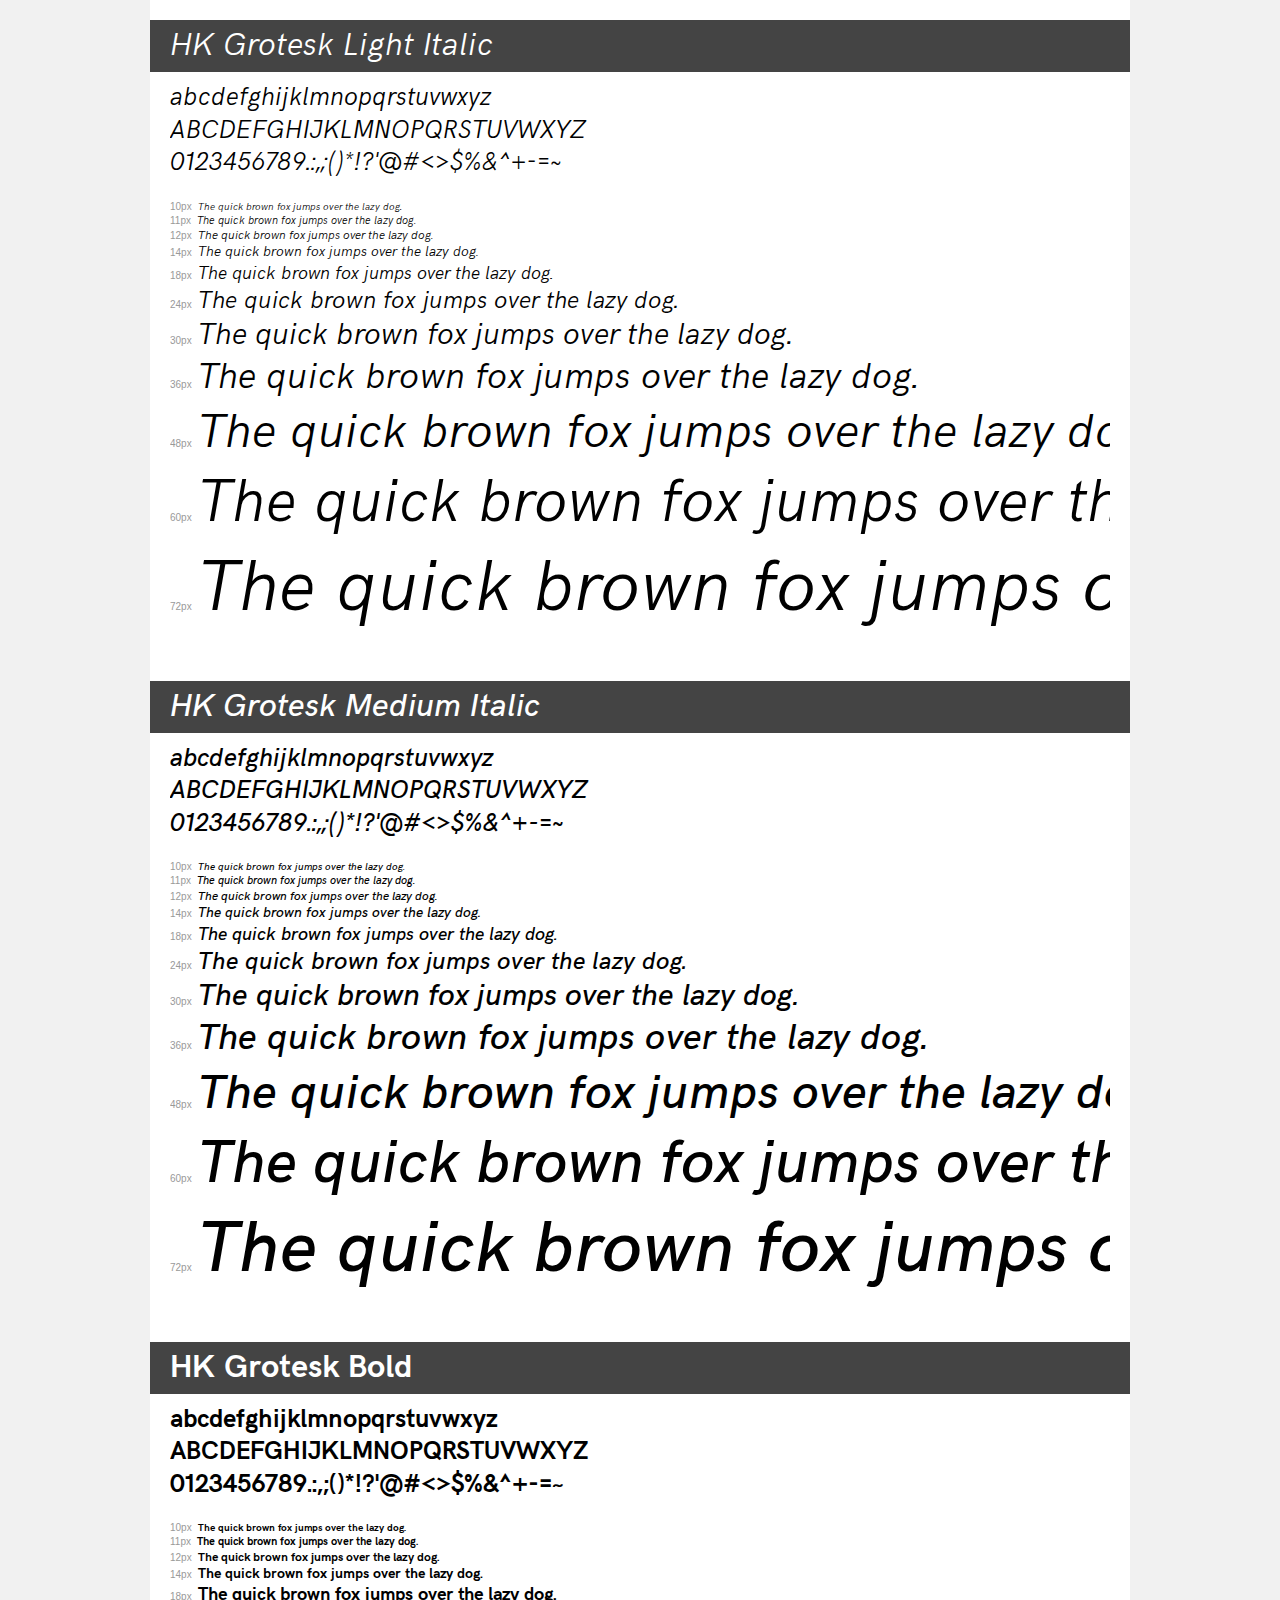
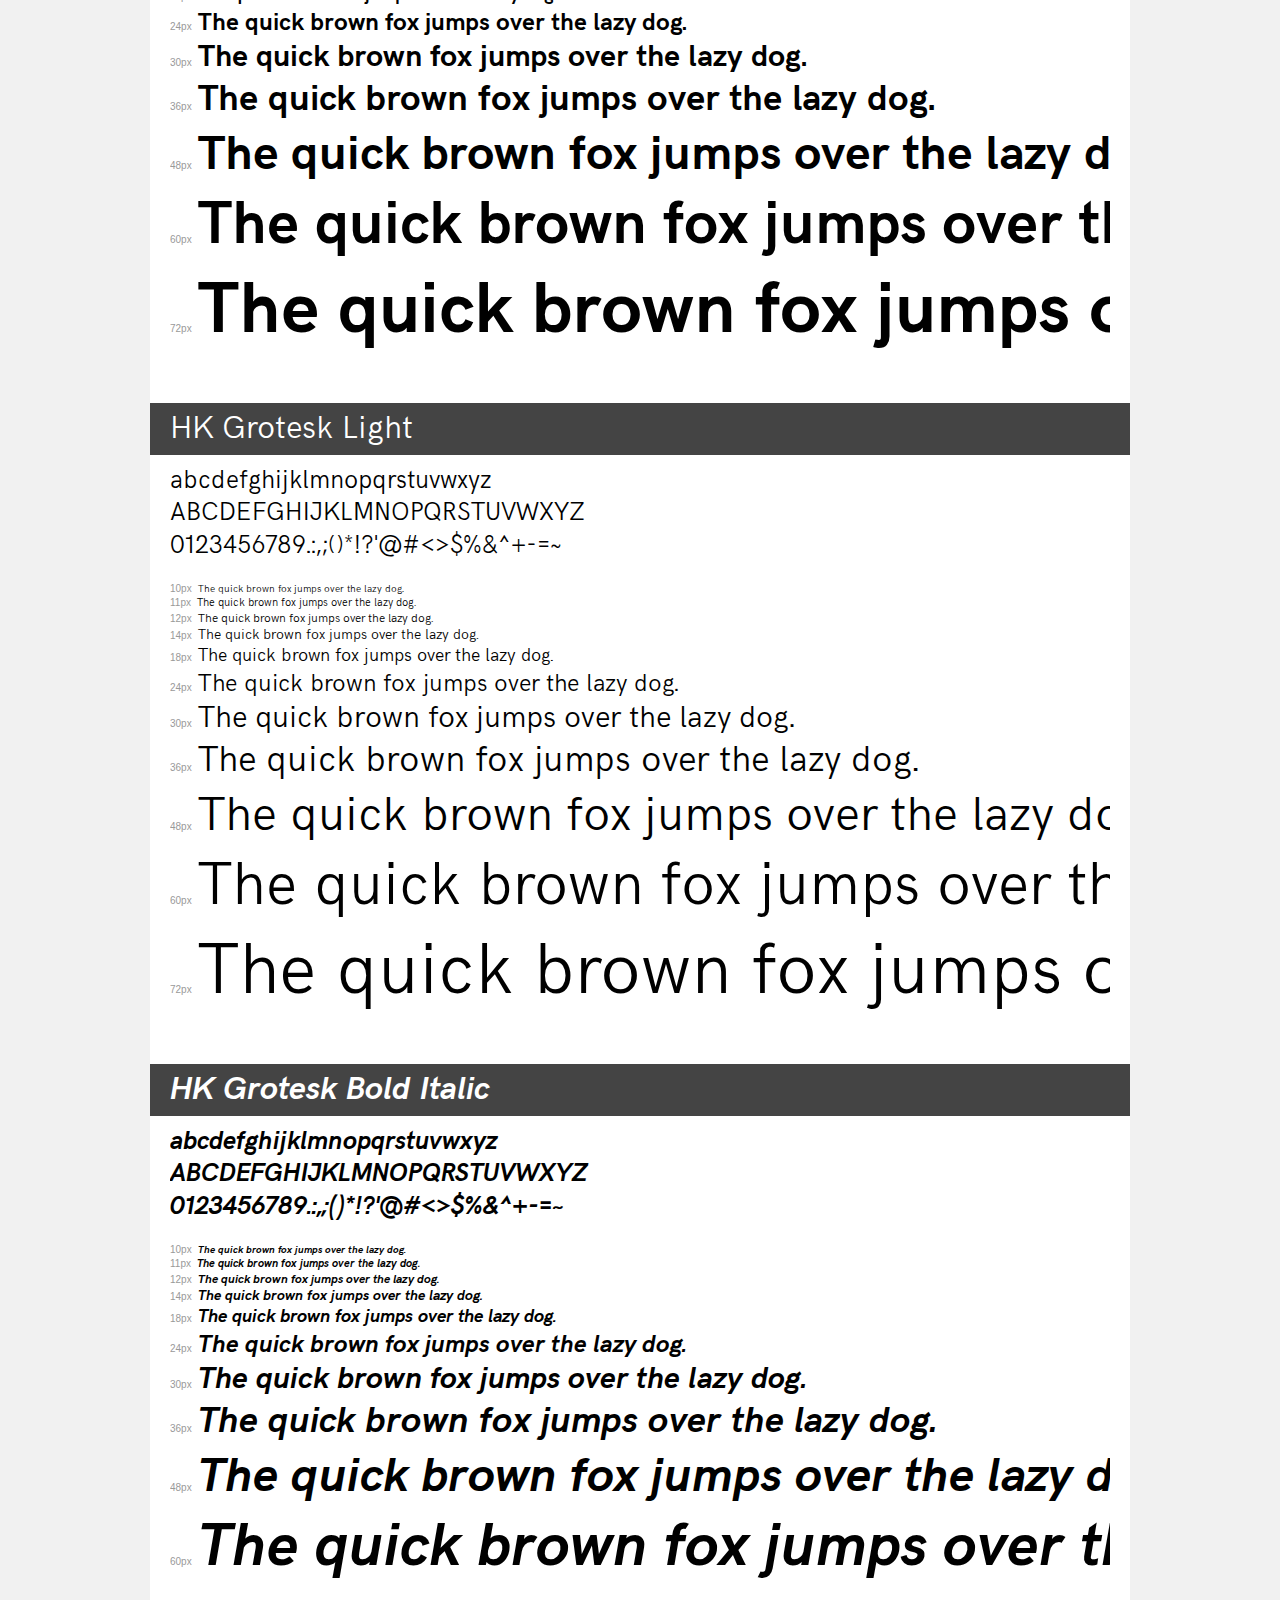
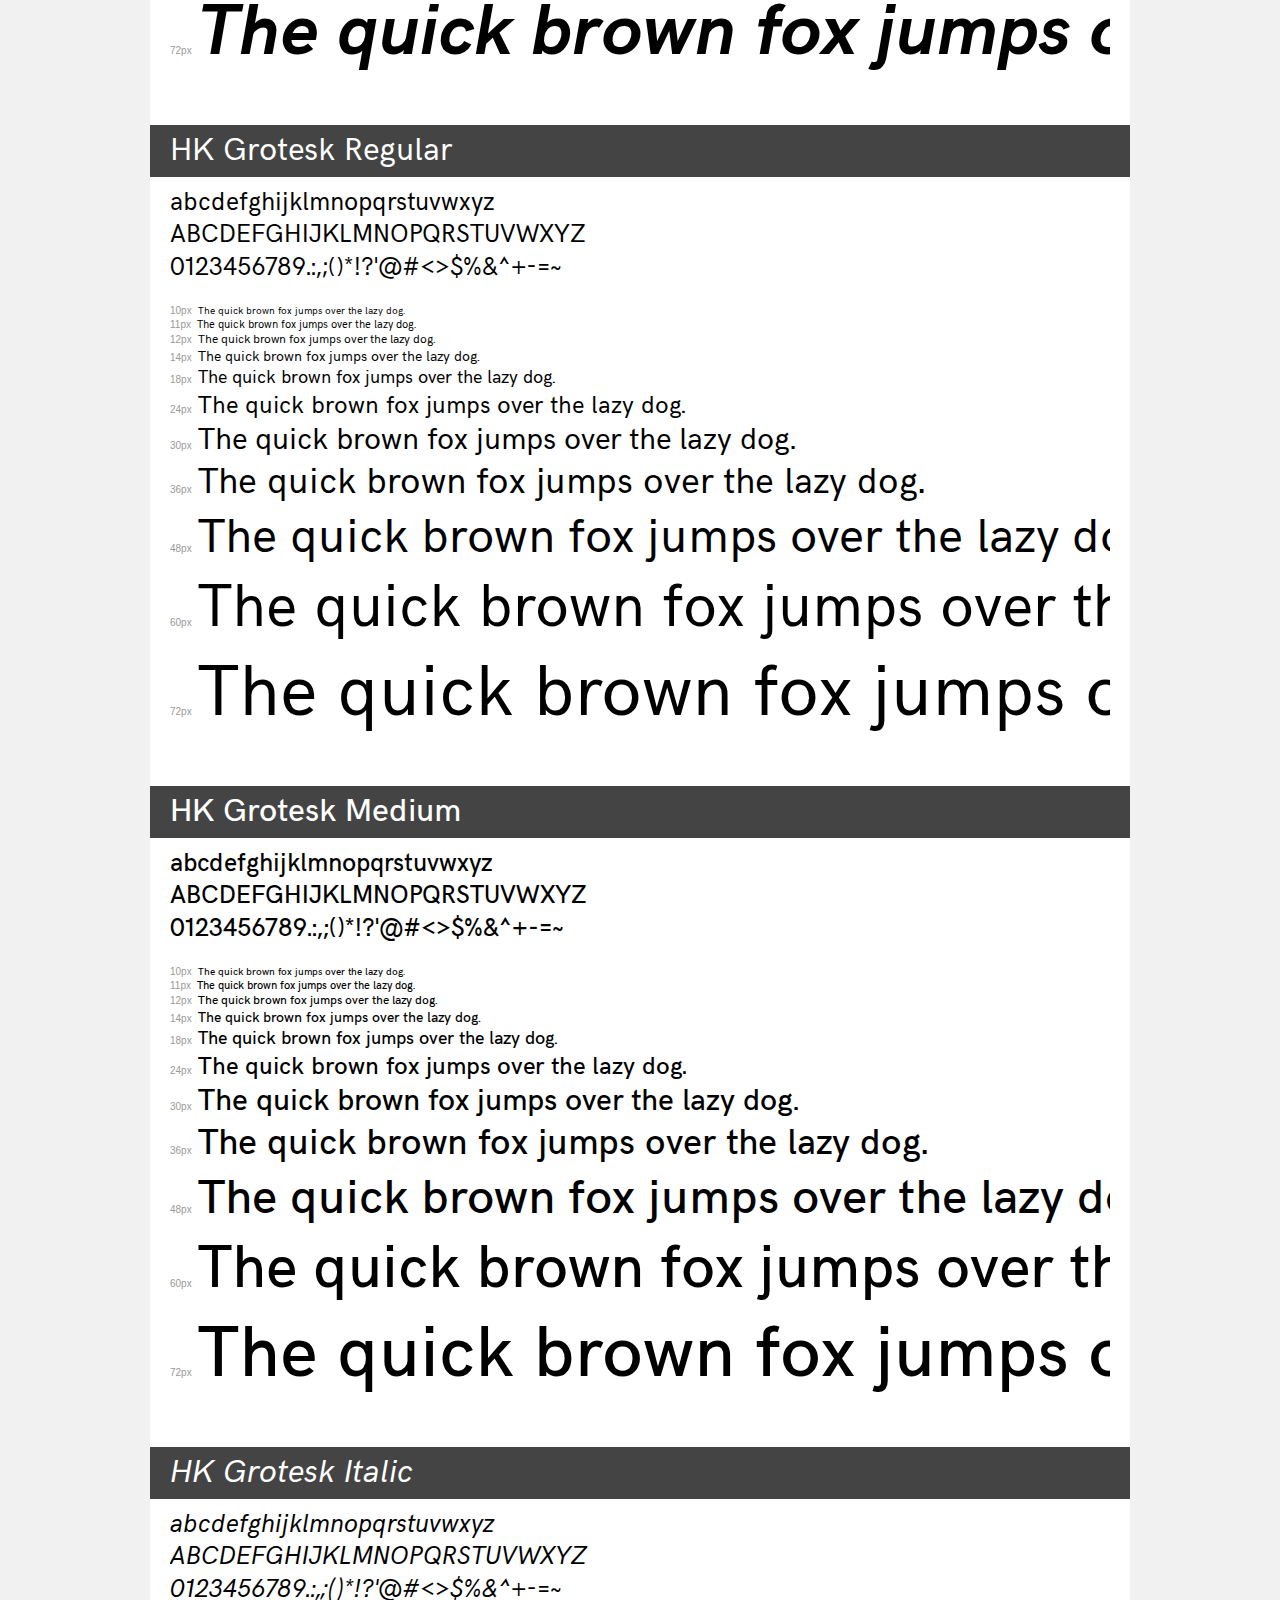
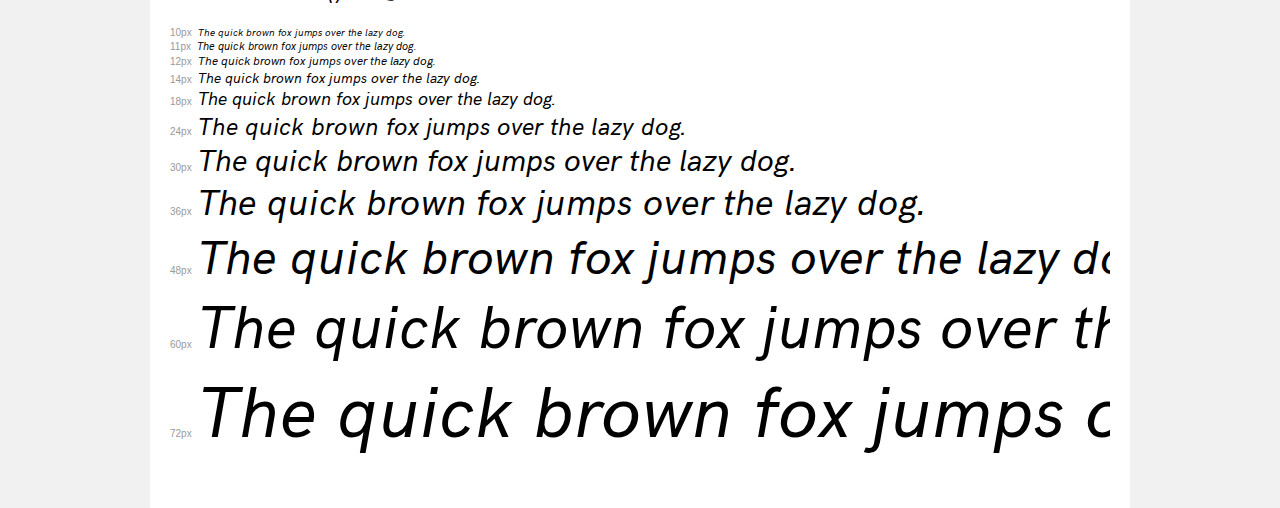
<file: font/hkgrotesk/demo.html>
<!DOCTYPE html>
<html>
<head>
	<meta charset="utf-8">
	<title>Transfonter demo</title>
	<link href="stylesheet.css" rel="stylesheet">
	<style>
		/*
		http://meyerweb.com/eric/tools/css/reset/
		v2.0 | 20110126
		License: none (public domain)
		*/
		html, body, div, span, applet, object, iframe,
		h1, h2, h3, h4, h5, h6, p, blockquote, pre,
		a, abbr, acronym, address, big, cite, code,
		del, dfn, em, img, ins, kbd, q, s, samp,
		small, strike, strong, sub, sup, tt, var,
		b, u, i, center,
		dl, dt, dd, ol, ul, li,
		fieldset, form, label, legend,
		table, caption, tbody, tfoot, thead, tr, th, td,
		article, aside, canvas, details, embed,
		figure, figcaption, footer, header, hgroup,
		menu, nav, output, ruby, section, summary,
		time, mark, audio, video {
			margin: 0;
			padding: 0;
			border: 0;
			font-size: 100%;
			font: inherit;
			vertical-align: baseline;
		}
		/* HTML5 display-role reset for older browsers */
		article, aside, details, figcaption, figure,
		footer, header, hgroup, menu, nav, section {
			display: block;
		}
		body {
			line-height: 1;
		}
		ol, ul {
			list-style: none;
		}
		blockquote, q {
			quotes: none;
		}
		blockquote:before, blockquote:after,
		q:before, q:after {
			content: '';
			content: none;
		}
		table {
			border-collapse: collapse;
			border-spacing: 0;
		}
		/* common styles */
		body {
			background: #f1f1f1;
			color: #000;
		}
		.page {
			background: #fff;
			width: 940px;
			margin: 0 auto;
			padding: 20px 20px 0 20px;
			overflow: hidden;
		}
		.font-container {
			overflow-x: auto;
			overflow-y: hidden;
			margin-bottom: 40px;
			line-height: 1.3;
			white-space: nowrap;
			padding-bottom: 5px;
		}
		h1 {
			position: relative;
			background: #444;
			font-size: 32px;
			color: #fff;
			padding: 10px 20px;
			margin: 0 -20px 10px -20px;
		}
		.letters {
			font-size: 25px;
			margin-bottom: 20px;
		}
		.s10:before {
			content: '10px';
		}
		.s11:before {
			content: '11px';
		}
		.s12:before {
			content: '12px';
		}
		.s14:before {
			content: '14px';
		}
		.s18:before {
			content: '18px';
		}
		.s24:before {
			content: '24px';
		}
		.s30:before {
			content: '30px';
		}
		.s36:before {
			content: '36px';
		}
		.s48:before {
			content: '48px';
		}
		.s60:before {
			content: '60px';
		}
		.s72:before {
			content: '72px';
		}
		.s10:before, .s11:before, .s12:before, .s14:before,
		.s18:before, .s24:before, .s30:before, .s36:before,
		.s48:before, .s60:before, .s72:before {
			font-family: Arial, sans-serif;
			font-size: 10px;
			font-weight: normal;
			font-style: normal;
			color: #999;
			padding-right: 6px;
		}
		/* fonts demo styles */
		.demo-0 {
			font-family: 'HK Grotesk Light';
			font-weight: 300;
			font-style: italic;
		}
		.demo-1 {
			font-family: 'HK Grotesk Medium';
			font-weight: 500;
			font-style: italic;
		}
		.demo-2 {
			font-family: 'HK Grotesk';
			font-weight: bold;
			font-style: normal;
		}
		.demo-3 {
			font-family: 'HK Grotesk';
			font-weight: 300;
			font-style: normal;
		}
		.demo-4 {
			font-family: 'HK Grotesk';
			font-weight: bold;
			font-style: italic;
		}
		.demo-5 {
			font-family: 'HK Grotesk';
			font-weight: normal;
			font-style: normal;
		}
		.demo-6 {
			font-family: 'HK Grotesk';
			font-weight: 500;
			font-style: normal;
		}
		.demo-7 {
			font-family: 'HK Grotesk';
			font-weight: normal;
			font-style: italic;
		}
	</style>
</head>
<body>
<div class="page">
	<div class="demo-0">
		<h1>HK Grotesk Light Italic</h1>
		<div class="font-container">
			<p class="letters">
				abcdefghijklmnopqrstuvwxyz <br />
				ABCDEFGHIJKLMNOPQRSTUVWXYZ <br />				0123456789.:,;()*!?'@#<>$%&^+-=~
			</p>
			<p class="s10" style="font-size: 10px;">The quick brown fox jumps over the lazy dog.</p>
			<p class="s11" style="font-size: 11px;">The quick brown fox jumps over the lazy dog.</p>
			<p class="s12" style="font-size: 12px;">The quick brown fox jumps over the lazy dog.</p>
			<p class="s14" style="font-size: 14px;">The quick brown fox jumps over the lazy dog.</p>
			<p class="s18" style="font-size: 18px;">The quick brown fox jumps over the lazy dog.</p>
			<p class="s24" style="font-size: 24px;">The quick brown fox jumps over the lazy dog.</p>
			<p class="s30" style="font-size: 30px;">The quick brown fox jumps over the lazy dog.</p>
			<p class="s36" style="font-size: 36px;">The quick brown fox jumps over the lazy dog.</p>
			<p class="s48" style="font-size: 48px;">The quick brown fox jumps over the lazy dog.</p>
			<p class="s60" style="font-size: 60px;">The quick brown fox jumps over the lazy dog.</p>
			<p class="s72" style="font-size: 72px;">The quick brown fox jumps over the lazy dog.</p>
		</div>
	</div>
	<div class="demo-1">
		<h1>HK Grotesk Medium Italic</h1>
		<div class="font-container">
			<p class="letters">
				abcdefghijklmnopqrstuvwxyz <br />
				ABCDEFGHIJKLMNOPQRSTUVWXYZ <br />				0123456789.:,;()*!?'@#<>$%&^+-=~
			</p>
			<p class="s10" style="font-size: 10px;">The quick brown fox jumps over the lazy dog.</p>
			<p class="s11" style="font-size: 11px;">The quick brown fox jumps over the lazy dog.</p>
			<p class="s12" style="font-size: 12px;">The quick brown fox jumps over the lazy dog.</p>
			<p class="s14" style="font-size: 14px;">The quick brown fox jumps over the lazy dog.</p>
			<p class="s18" style="font-size: 18px;">The quick brown fox jumps over the lazy dog.</p>
			<p class="s24" style="font-size: 24px;">The quick brown fox jumps over the lazy dog.</p>
			<p class="s30" style="font-size: 30px;">The quick brown fox jumps over the lazy dog.</p>
			<p class="s36" style="font-size: 36px;">The quick brown fox jumps over the lazy dog.</p>
			<p class="s48" style="font-size: 48px;">The quick brown fox jumps over the lazy dog.</p>
			<p class="s60" style="font-size: 60px;">The quick brown fox jumps over the lazy dog.</p>
			<p class="s72" style="font-size: 72px;">The quick brown fox jumps over the lazy dog.</p>
		</div>
	</div>
	<div class="demo-2">
		<h1>HK Grotesk Bold</h1>
		<div class="font-container">
			<p class="letters">
				abcdefghijklmnopqrstuvwxyz <br />
				ABCDEFGHIJKLMNOPQRSTUVWXYZ <br />				0123456789.:,;()*!?'@#<>$%&^+-=~
			</p>
			<p class="s10" style="font-size: 10px;">The quick brown fox jumps over the lazy dog.</p>
			<p class="s11" style="font-size: 11px;">The quick brown fox jumps over the lazy dog.</p>
			<p class="s12" style="font-size: 12px;">The quick brown fox jumps over the lazy dog.</p>
			<p class="s14" style="font-size: 14px;">The quick brown fox jumps over the lazy dog.</p>
			<p class="s18" style="font-size: 18px;">The quick brown fox jumps over the lazy dog.</p>
			<p class="s24" style="font-size: 24px;">The quick brown fox jumps over the lazy dog.</p>
			<p class="s30" style="font-size: 30px;">The quick brown fox jumps over the lazy dog.</p>
			<p class="s36" style="font-size: 36px;">The quick brown fox jumps over the lazy dog.</p>
			<p class="s48" style="font-size: 48px;">The quick brown fox jumps over the lazy dog.</p>
			<p class="s60" style="font-size: 60px;">The quick brown fox jumps over the lazy dog.</p>
			<p class="s72" style="font-size: 72px;">The quick brown fox jumps over the lazy dog.</p>
		</div>
	</div>
	<div class="demo-3">
		<h1>HK Grotesk Light</h1>
		<div class="font-container">
			<p class="letters">
				abcdefghijklmnopqrstuvwxyz <br />
				ABCDEFGHIJKLMNOPQRSTUVWXYZ <br />				0123456789.:,;()*!?'@#<>$%&^+-=~
			</p>
			<p class="s10" style="font-size: 10px;">The quick brown fox jumps over the lazy dog.</p>
			<p class="s11" style="font-size: 11px;">The quick brown fox jumps over the lazy dog.</p>
			<p class="s12" style="font-size: 12px;">The quick brown fox jumps over the lazy dog.</p>
			<p class="s14" style="font-size: 14px;">The quick brown fox jumps over the lazy dog.</p>
			<p class="s18" style="font-size: 18px;">The quick brown fox jumps over the lazy dog.</p>
			<p class="s24" style="font-size: 24px;">The quick brown fox jumps over the lazy dog.</p>
			<p class="s30" style="font-size: 30px;">The quick brown fox jumps over the lazy dog.</p>
			<p class="s36" style="font-size: 36px;">The quick brown fox jumps over the lazy dog.</p>
			<p class="s48" style="font-size: 48px;">The quick brown fox jumps over the lazy dog.</p>
			<p class="s60" style="font-size: 60px;">The quick brown fox jumps over the lazy dog.</p>
			<p class="s72" style="font-size: 72px;">The quick brown fox jumps over the lazy dog.</p>
		</div>
	</div>
	<div class="demo-4">
		<h1>HK Grotesk Bold Italic</h1>
		<div class="font-container">
			<p class="letters">
				abcdefghijklmnopqrstuvwxyz <br />
				ABCDEFGHIJKLMNOPQRSTUVWXYZ <br />				0123456789.:,;()*!?'@#<>$%&^+-=~
			</p>
			<p class="s10" style="font-size: 10px;">The quick brown fox jumps over the lazy dog.</p>
			<p class="s11" style="font-size: 11px;">The quick brown fox jumps over the lazy dog.</p>
			<p class="s12" style="font-size: 12px;">The quick brown fox jumps over the lazy dog.</p>
			<p class="s14" style="font-size: 14px;">The quick brown fox jumps over the lazy dog.</p>
			<p class="s18" style="font-size: 18px;">The quick brown fox jumps over the lazy dog.</p>
			<p class="s24" style="font-size: 24px;">The quick brown fox jumps over the lazy dog.</p>
			<p class="s30" style="font-size: 30px;">The quick brown fox jumps over the lazy dog.</p>
			<p class="s36" style="font-size: 36px;">The quick brown fox jumps over the lazy dog.</p>
			<p class="s48" style="font-size: 48px;">The quick brown fox jumps over the lazy dog.</p>
			<p class="s60" style="font-size: 60px;">The quick brown fox jumps over the lazy dog.</p>
			<p class="s72" style="font-size: 72px;">The quick brown fox jumps over the lazy dog.</p>
		</div>
	</div>
	<div class="demo-5">
		<h1>HK Grotesk Regular</h1>
		<div class="font-container">
			<p class="letters">
				abcdefghijklmnopqrstuvwxyz <br />
				ABCDEFGHIJKLMNOPQRSTUVWXYZ <br />				0123456789.:,;()*!?'@#<>$%&^+-=~
			</p>
			<p class="s10" style="font-size: 10px;">The quick brown fox jumps over the lazy dog.</p>
			<p class="s11" style="font-size: 11px;">The quick brown fox jumps over the lazy dog.</p>
			<p class="s12" style="font-size: 12px;">The quick brown fox jumps over the lazy dog.</p>
			<p class="s14" style="font-size: 14px;">The quick brown fox jumps over the lazy dog.</p>
			<p class="s18" style="font-size: 18px;">The quick brown fox jumps over the lazy dog.</p>
			<p class="s24" style="font-size: 24px;">The quick brown fox jumps over the lazy dog.</p>
			<p class="s30" style="font-size: 30px;">The quick brown fox jumps over the lazy dog.</p>
			<p class="s36" style="font-size: 36px;">The quick brown fox jumps over the lazy dog.</p>
			<p class="s48" style="font-size: 48px;">The quick brown fox jumps over the lazy dog.</p>
			<p class="s60" style="font-size: 60px;">The quick brown fox jumps over the lazy dog.</p>
			<p class="s72" style="font-size: 72px;">The quick brown fox jumps over the lazy dog.</p>
		</div>
	</div>
	<div class="demo-6">
		<h1>HK Grotesk Medium</h1>
		<div class="font-container">
			<p class="letters">
				abcdefghijklmnopqrstuvwxyz <br />
				ABCDEFGHIJKLMNOPQRSTUVWXYZ <br />				0123456789.:,;()*!?'@#<>$%&^+-=~
			</p>
			<p class="s10" style="font-size: 10px;">The quick brown fox jumps over the lazy dog.</p>
			<p class="s11" style="font-size: 11px;">The quick brown fox jumps over the lazy dog.</p>
			<p class="s12" style="font-size: 12px;">The quick brown fox jumps over the lazy dog.</p>
			<p class="s14" style="font-size: 14px;">The quick brown fox jumps over the lazy dog.</p>
			<p class="s18" style="font-size: 18px;">The quick brown fox jumps over the lazy dog.</p>
			<p class="s24" style="font-size: 24px;">The quick brown fox jumps over the lazy dog.</p>
			<p class="s30" style="font-size: 30px;">The quick brown fox jumps over the lazy dog.</p>
			<p class="s36" style="font-size: 36px;">The quick brown fox jumps over the lazy dog.</p>
			<p class="s48" style="font-size: 48px;">The quick brown fox jumps over the lazy dog.</p>
			<p class="s60" style="font-size: 60px;">The quick brown fox jumps over the lazy dog.</p>
			<p class="s72" style="font-size: 72px;">The quick brown fox jumps over the lazy dog.</p>
		</div>
	</div>
	<div class="demo-7">
		<h1>HK Grotesk Italic</h1>
		<div class="font-container">
			<p class="letters">
				abcdefghijklmnopqrstuvwxyz <br />
				ABCDEFGHIJKLMNOPQRSTUVWXYZ <br />				0123456789.:,;()*!?'@#<>$%&^+-=~
			</p>
			<p class="s10" style="font-size: 10px;">The quick brown fox jumps over the lazy dog.</p>
			<p class="s11" style="font-size: 11px;">The quick brown fox jumps over the lazy dog.</p>
			<p class="s12" style="font-size: 12px;">The quick brown fox jumps over the lazy dog.</p>
			<p class="s14" style="font-size: 14px;">The quick brown fox jumps over the lazy dog.</p>
			<p class="s18" style="font-size: 18px;">The quick brown fox jumps over the lazy dog.</p>
			<p class="s24" style="font-size: 24px;">The quick brown fox jumps over the lazy dog.</p>
			<p class="s30" style="font-size: 30px;">The quick brown fox jumps over the lazy dog.</p>
			<p class="s36" style="font-size: 36px;">The quick brown fox jumps over the lazy dog.</p>
			<p class="s48" style="font-size: 48px;">The quick brown fox jumps over the lazy dog.</p>
			<p class="s60" style="font-size: 60px;">The quick brown fox jumps over the lazy dog.</p>
			<p class="s72" style="font-size: 72px;">The quick brown fox jumps over the lazy dog.</p>
		</div>
	</div>
</div>
</body>
</html>
</file>
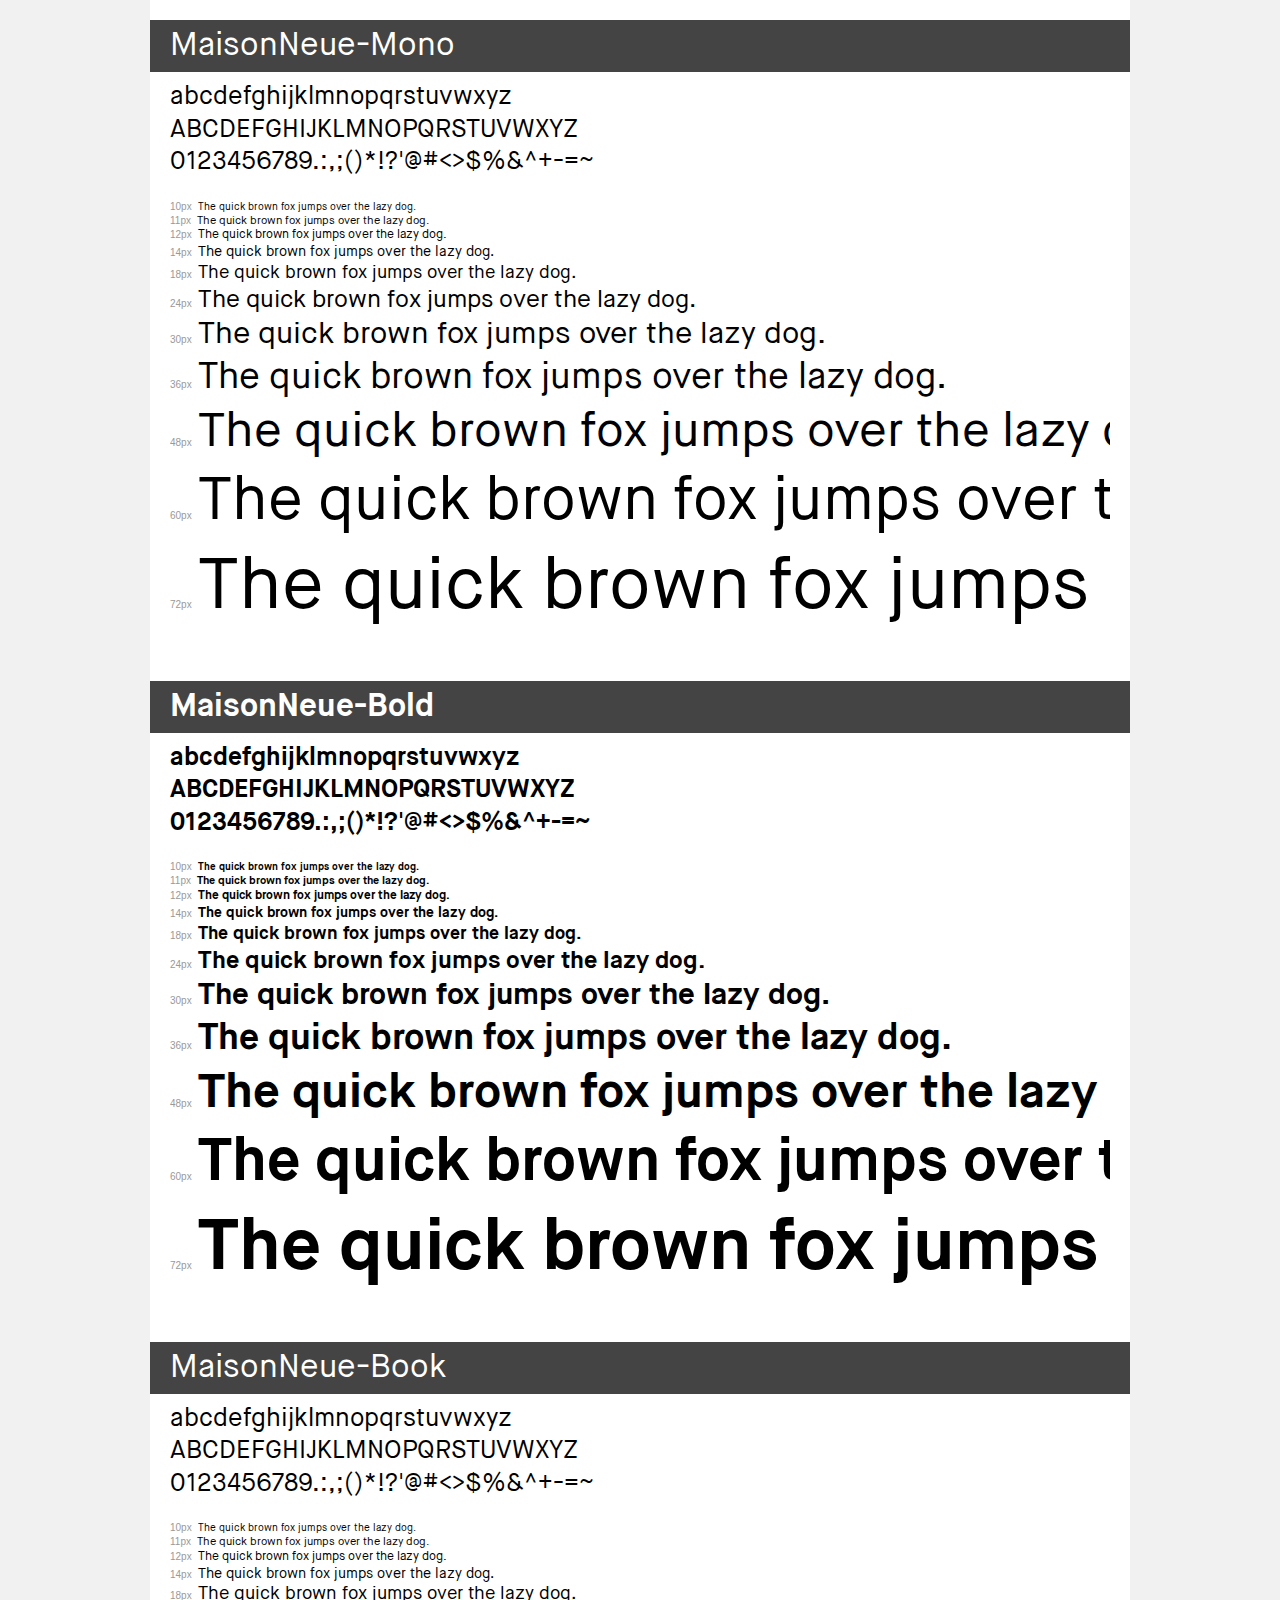
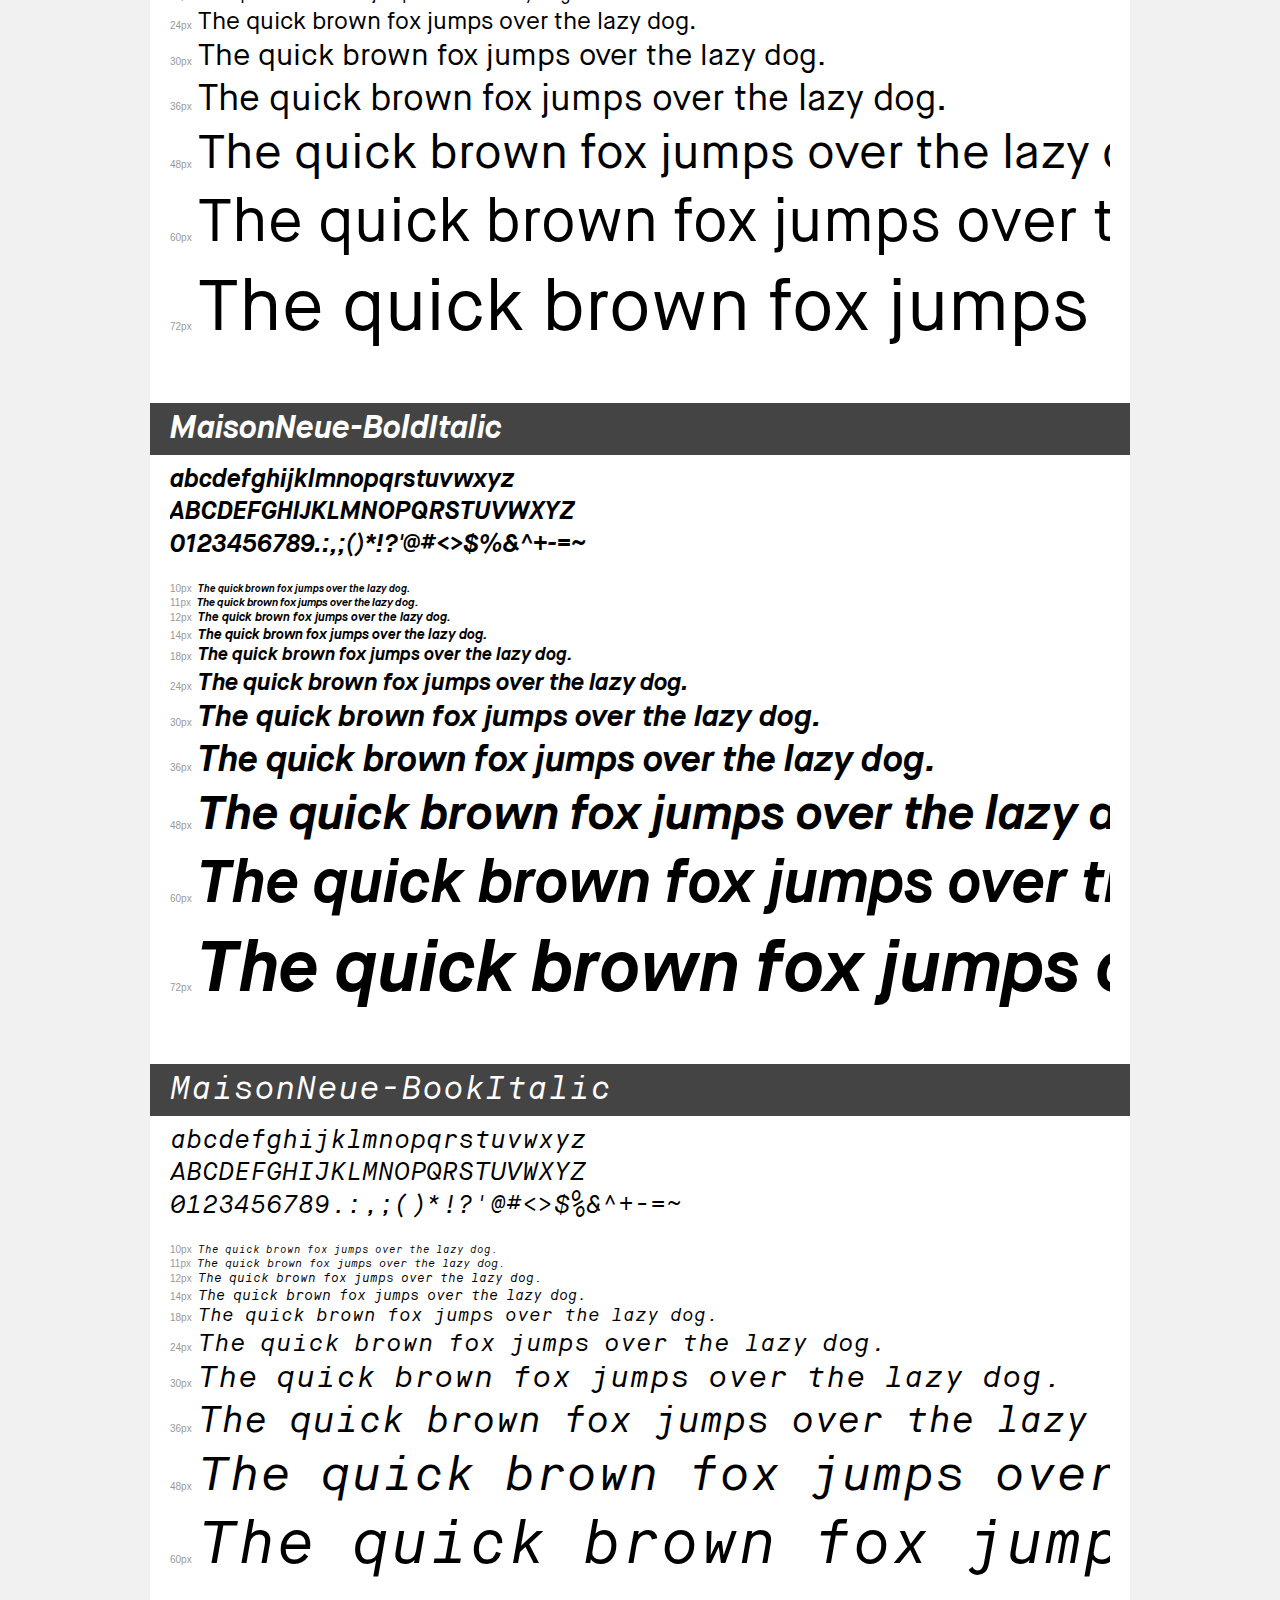
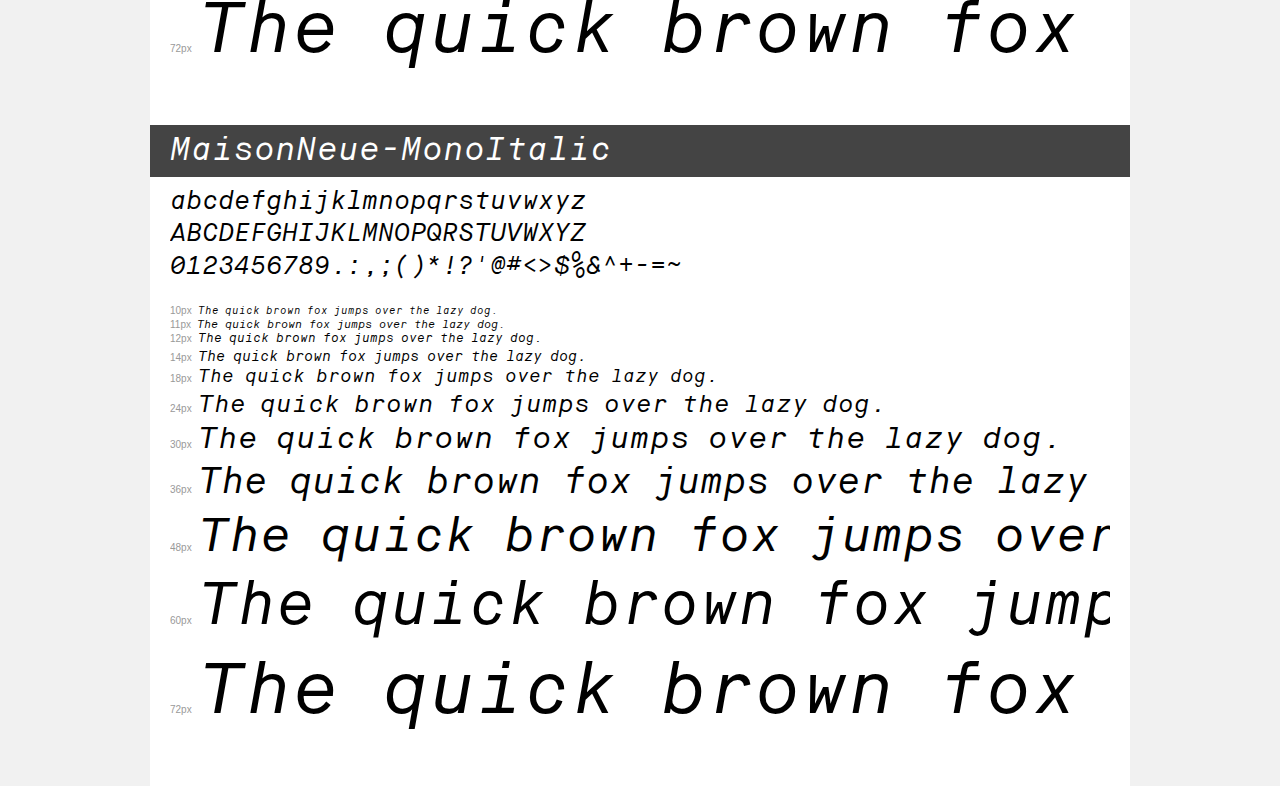
<file: font/maison-neue/demo.html>
<!DOCTYPE html>
<html>
<head>
	<meta charset="utf-8">
	<title>Transfonter demo</title>
	<link href="stylesheet.css" rel="stylesheet">
	<style>
		/*
		http://meyerweb.com/eric/tools/css/reset/
		v2.0 | 20110126
		License: none (public domain)
		*/
		html, body, div, span, applet, object, iframe,
		h1, h2, h3, h4, h5, h6, p, blockquote, pre,
		a, abbr, acronym, address, big, cite, code,
		del, dfn, em, img, ins, kbd, q, s, samp,
		small, strike, strong, sub, sup, tt, var,
		b, u, i, center,
		dl, dt, dd, ol, ul, li,
		fieldset, form, label, legend,
		table, caption, tbody, tfoot, thead, tr, th, td,
		article, aside, canvas, details, embed,
		figure, figcaption, footer, header, hgroup,
		menu, nav, output, ruby, section, summary,
		time, mark, audio, video {
			margin: 0;
			padding: 0;
			border: 0;
			font-size: 100%;
			font: inherit;
			vertical-align: baseline;
		}
		/* HTML5 display-role reset for older browsers */
		article, aside, details, figcaption, figure,
		footer, header, hgroup, menu, nav, section {
			display: block;
		}
		body {
			line-height: 1;
		}
		ol, ul {
			list-style: none;
		}
		blockquote, q {
			quotes: none;
		}
		blockquote:before, blockquote:after,
		q:before, q:after {
			content: '';
			content: none;
		}
		table {
			border-collapse: collapse;
			border-spacing: 0;
		}
		/* common styles */
		body {
			background: #f1f1f1;
			color: #000;
		}
		.page {
			background: #fff;
			width: 940px;
			margin: 0 auto;
			padding: 20px 20px 0 20px;
			overflow: hidden;
		}
		.font-container {
			overflow-x: auto;
			overflow-y: hidden;
			margin-bottom: 40px;
			line-height: 1.3;
			white-space: nowrap;
			padding-bottom: 5px;
		}
		h1 {
			position: relative;
			background: #444;
			font-size: 32px;
			color: #fff;
			padding: 10px 20px;
			margin: 0 -20px 10px -20px;
		}
		.letters {
			font-size: 25px;
			margin-bottom: 20px;
		}
		.s10:before {
			content: '10px';
		}
		.s11:before {
			content: '11px';
		}
		.s12:before {
			content: '12px';
		}
		.s14:before {
			content: '14px';
		}
		.s18:before {
			content: '18px';
		}
		.s24:before {
			content: '24px';
		}
		.s30:before {
			content: '30px';
		}
		.s36:before {
			content: '36px';
		}
		.s48:before {
			content: '48px';
		}
		.s60:before {
			content: '60px';
		}
		.s72:before {
			content: '72px';
		}
		.s10:before, .s11:before, .s12:before, .s14:before,
		.s18:before, .s24:before, .s30:before, .s36:before,
		.s48:before, .s60:before, .s72:before {
			font-family: Arial, sans-serif;
			font-size: 10px;
			font-weight: normal;
			font-style: normal;
			color: #999;
			padding-right: 6px;
		}
		/* fonts demo styles */
		.demo-0 {
			font-family: 'Maison Neue';
			font-weight: normal;
			font-style: normal;
		}
		.demo-1 {
			font-family: 'Maison Neue';
			font-weight: bold;
			font-style: normal;
		}
		.demo-2 {
			font-family: 'Maison Neue';
			font-weight: normal;
			font-style: normal;
		}
		.demo-3 {
			font-family: 'Maison Neue';
			font-weight: bold;
			font-style: italic;
		}
		.demo-4 {
			font-family: 'Maison Neue';
			font-weight: normal;
			font-style: italic;
		}
		.demo-5 {
			font-family: 'Maison Neue';
			font-weight: normal;
			font-style: italic;
		}
	</style>
</head>
<body>
<div class="page">
	<div class="demo-0">
		<h1>MaisonNeue-Mono</h1>
		<div class="font-container">
			<p class="letters">
				abcdefghijklmnopqrstuvwxyz <br />
				ABCDEFGHIJKLMNOPQRSTUVWXYZ <br />				0123456789.:,;()*!?'@#<>$%&^+-=~
			</p>
			<p class="s10" style="font-size: 10px;">The quick brown fox jumps over the lazy dog.</p>
			<p class="s11" style="font-size: 11px;">The quick brown fox jumps over the lazy dog.</p>
			<p class="s12" style="font-size: 12px;">The quick brown fox jumps over the lazy dog.</p>
			<p class="s14" style="font-size: 14px;">The quick brown fox jumps over the lazy dog.</p>
			<p class="s18" style="font-size: 18px;">The quick brown fox jumps over the lazy dog.</p>
			<p class="s24" style="font-size: 24px;">The quick brown fox jumps over the lazy dog.</p>
			<p class="s30" style="font-size: 30px;">The quick brown fox jumps over the lazy dog.</p>
			<p class="s36" style="font-size: 36px;">The quick brown fox jumps over the lazy dog.</p>
			<p class="s48" style="font-size: 48px;">The quick brown fox jumps over the lazy dog.</p>
			<p class="s60" style="font-size: 60px;">The quick brown fox jumps over the lazy dog.</p>
			<p class="s72" style="font-size: 72px;">The quick brown fox jumps over the lazy dog.</p>
		</div>
	</div>
	<div class="demo-1">
		<h1>MaisonNeue-Bold</h1>
		<div class="font-container">
			<p class="letters">
				abcdefghijklmnopqrstuvwxyz <br />
				ABCDEFGHIJKLMNOPQRSTUVWXYZ <br />				0123456789.:,;()*!?'@#<>$%&^+-=~
			</p>
			<p class="s10" style="font-size: 10px;">The quick brown fox jumps over the lazy dog.</p>
			<p class="s11" style="font-size: 11px;">The quick brown fox jumps over the lazy dog.</p>
			<p class="s12" style="font-size: 12px;">The quick brown fox jumps over the lazy dog.</p>
			<p class="s14" style="font-size: 14px;">The quick brown fox jumps over the lazy dog.</p>
			<p class="s18" style="font-size: 18px;">The quick brown fox jumps over the lazy dog.</p>
			<p class="s24" style="font-size: 24px;">The quick brown fox jumps over the lazy dog.</p>
			<p class="s30" style="font-size: 30px;">The quick brown fox jumps over the lazy dog.</p>
			<p class="s36" style="font-size: 36px;">The quick brown fox jumps over the lazy dog.</p>
			<p class="s48" style="font-size: 48px;">The quick brown fox jumps over the lazy dog.</p>
			<p class="s60" style="font-size: 60px;">The quick brown fox jumps over the lazy dog.</p>
			<p class="s72" style="font-size: 72px;">The quick brown fox jumps over the lazy dog.</p>
		</div>
	</div>
	<div class="demo-2">
		<h1>MaisonNeue-Book</h1>
		<div class="font-container">
			<p class="letters">
				abcdefghijklmnopqrstuvwxyz <br />
				ABCDEFGHIJKLMNOPQRSTUVWXYZ <br />				0123456789.:,;()*!?'@#<>$%&^+-=~
			</p>
			<p class="s10" style="font-size: 10px;">The quick brown fox jumps over the lazy dog.</p>
			<p class="s11" style="font-size: 11px;">The quick brown fox jumps over the lazy dog.</p>
			<p class="s12" style="font-size: 12px;">The quick brown fox jumps over the lazy dog.</p>
			<p class="s14" style="font-size: 14px;">The quick brown fox jumps over the lazy dog.</p>
			<p class="s18" style="font-size: 18px;">The quick brown fox jumps over the lazy dog.</p>
			<p class="s24" style="font-size: 24px;">The quick brown fox jumps over the lazy dog.</p>
			<p class="s30" style="font-size: 30px;">The quick brown fox jumps over the lazy dog.</p>
			<p class="s36" style="font-size: 36px;">The quick brown fox jumps over the lazy dog.</p>
			<p class="s48" style="font-size: 48px;">The quick brown fox jumps over the lazy dog.</p>
			<p class="s60" style="font-size: 60px;">The quick brown fox jumps over the lazy dog.</p>
			<p class="s72" style="font-size: 72px;">The quick brown fox jumps over the lazy dog.</p>
		</div>
	</div>
	<div class="demo-3">
		<h1>MaisonNeue-BoldItalic</h1>
		<div class="font-container">
			<p class="letters">
				abcdefghijklmnopqrstuvwxyz <br />
				ABCDEFGHIJKLMNOPQRSTUVWXYZ <br />				0123456789.:,;()*!?'@#<>$%&^+-=~
			</p>
			<p class="s10" style="font-size: 10px;">The quick brown fox jumps over the lazy dog.</p>
			<p class="s11" style="font-size: 11px;">The quick brown fox jumps over the lazy dog.</p>
			<p class="s12" style="font-size: 12px;">The quick brown fox jumps over the lazy dog.</p>
			<p class="s14" style="font-size: 14px;">The quick brown fox jumps over the lazy dog.</p>
			<p class="s18" style="font-size: 18px;">The quick brown fox jumps over the lazy dog.</p>
			<p class="s24" style="font-size: 24px;">The quick brown fox jumps over the lazy dog.</p>
			<p class="s30" style="font-size: 30px;">The quick brown fox jumps over the lazy dog.</p>
			<p class="s36" style="font-size: 36px;">The quick brown fox jumps over the lazy dog.</p>
			<p class="s48" style="font-size: 48px;">The quick brown fox jumps over the lazy dog.</p>
			<p class="s60" style="font-size: 60px;">The quick brown fox jumps over the lazy dog.</p>
			<p class="s72" style="font-size: 72px;">The quick brown fox jumps over the lazy dog.</p>
		</div>
	</div>
	<div class="demo-4">
		<h1>MaisonNeue-BookItalic</h1>
		<div class="font-container">
			<p class="letters">
				abcdefghijklmnopqrstuvwxyz <br />
				ABCDEFGHIJKLMNOPQRSTUVWXYZ <br />				0123456789.:,;()*!?'@#<>$%&^+-=~
			</p>
			<p class="s10" style="font-size: 10px;">The quick brown fox jumps over the lazy dog.</p>
			<p class="s11" style="font-size: 11px;">The quick brown fox jumps over the lazy dog.</p>
			<p class="s12" style="font-size: 12px;">The quick brown fox jumps over the lazy dog.</p>
			<p class="s14" style="font-size: 14px;">The quick brown fox jumps over the lazy dog.</p>
			<p class="s18" style="font-size: 18px;">The quick brown fox jumps over the lazy dog.</p>
			<p class="s24" style="font-size: 24px;">The quick brown fox jumps over the lazy dog.</p>
			<p class="s30" style="font-size: 30px;">The quick brown fox jumps over the lazy dog.</p>
			<p class="s36" style="font-size: 36px;">The quick brown fox jumps over the lazy dog.</p>
			<p class="s48" style="font-size: 48px;">The quick brown fox jumps over the lazy dog.</p>
			<p class="s60" style="font-size: 60px;">The quick brown fox jumps over the lazy dog.</p>
			<p class="s72" style="font-size: 72px;">The quick brown fox jumps over the lazy dog.</p>
		</div>
	</div>
	<div class="demo-5">
		<h1>MaisonNeue-MonoItalic</h1>
		<div class="font-container">
			<p class="letters">
				abcdefghijklmnopqrstuvwxyz <br />
				ABCDEFGHIJKLMNOPQRSTUVWXYZ <br />				0123456789.:,;()*!?'@#<>$%&^+-=~
			</p>
			<p class="s10" style="font-size: 10px;">The quick brown fox jumps over the lazy dog.</p>
			<p class="s11" style="font-size: 11px;">The quick brown fox jumps over the lazy dog.</p>
			<p class="s12" style="font-size: 12px;">The quick brown fox jumps over the lazy dog.</p>
			<p class="s14" style="font-size: 14px;">The quick brown fox jumps over the lazy dog.</p>
			<p class="s18" style="font-size: 18px;">The quick brown fox jumps over the lazy dog.</p>
			<p class="s24" style="font-size: 24px;">The quick brown fox jumps over the lazy dog.</p>
			<p class="s30" style="font-size: 30px;">The quick brown fox jumps over the lazy dog.</p>
			<p class="s36" style="font-size: 36px;">The quick brown fox jumps over the lazy dog.</p>
			<p class="s48" style="font-size: 48px;">The quick brown fox jumps over the lazy dog.</p>
			<p class="s60" style="font-size: 60px;">The quick brown fox jumps over the lazy dog.</p>
			<p class="s72" style="font-size: 72px;">The quick brown fox jumps over the lazy dog.</p>
		</div>
	</div>
</div>
</body>
</html>
</file>
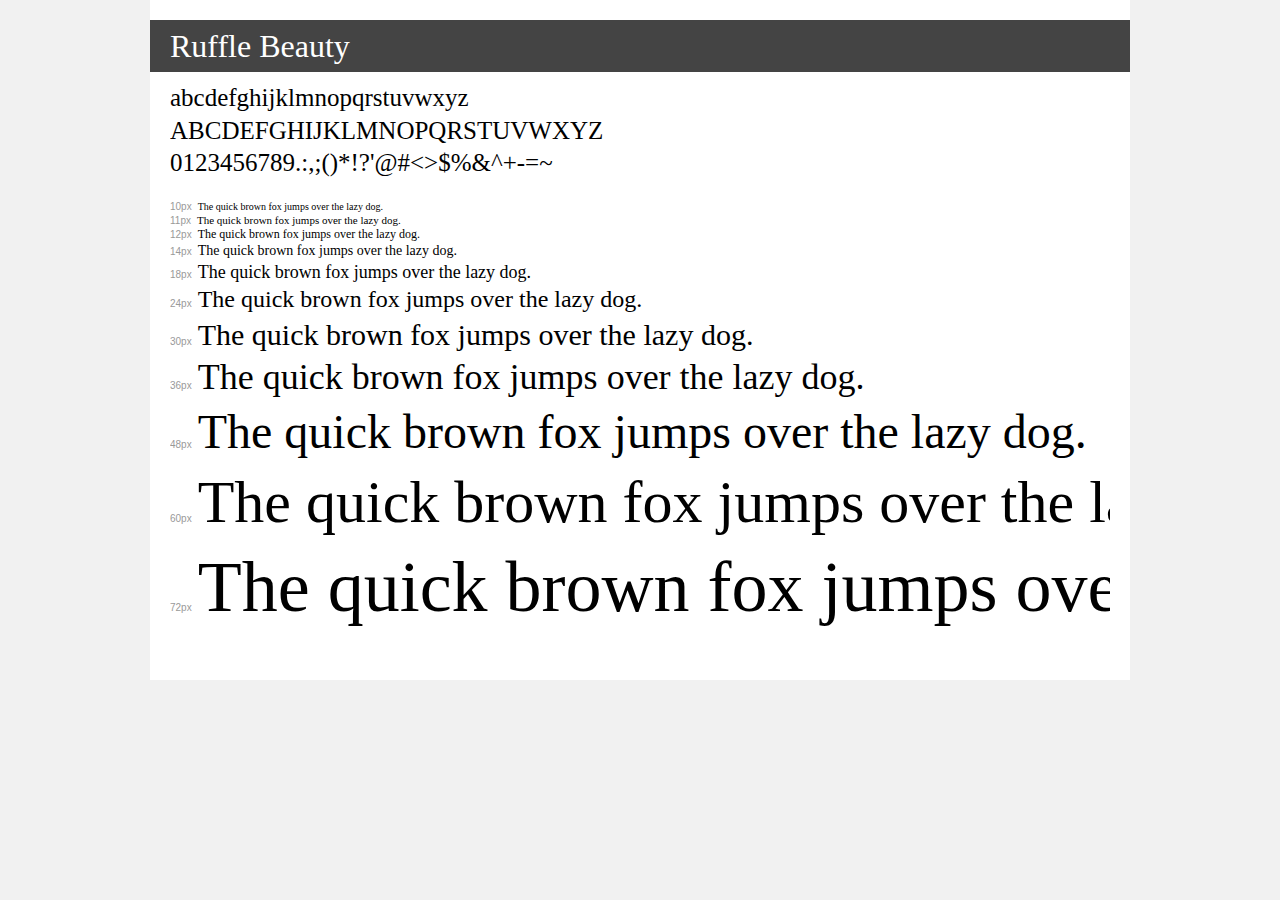
<file: font/ruffle/demo.html>
<!DOCTYPE html>
<html>
<head>
	<meta charset="utf-8">
	<title>Transfonter demo</title>
	<link href="stylesheet.css" rel="stylesheet">
	<style>
		/*
		http://meyerweb.com/eric/tools/css/reset/
		v2.0 | 20110126
		License: none (public domain)
		*/
		html, body, div, span, applet, object, iframe,
		h1, h2, h3, h4, h5, h6, p, blockquote, pre,
		a, abbr, acronym, address, big, cite, code,
		del, dfn, em, img, ins, kbd, q, s, samp,
		small, strike, strong, sub, sup, tt, var,
		b, u, i, center,
		dl, dt, dd, ol, ul, li,
		fieldset, form, label, legend,
		table, caption, tbody, tfoot, thead, tr, th, td,
		article, aside, canvas, details, embed,
		figure, figcaption, footer, header, hgroup,
		menu, nav, output, ruby, section, summary,
		time, mark, audio, video {
			margin: 0;
			padding: 0;
			border: 0;
			font-size: 100%;
			font: inherit;
			vertical-align: baseline;
		}
		/* HTML5 display-role reset for older browsers */
		article, aside, details, figcaption, figure,
		footer, header, hgroup, menu, nav, section {
			display: block;
		}
		body {
			line-height: 1;
		}
		ol, ul {
			list-style: none;
		}
		blockquote, q {
			quotes: none;
		}
		blockquote:before, blockquote:after,
		q:before, q:after {
			content: '';
			content: none;
		}
		table {
			border-collapse: collapse;
			border-spacing: 0;
		}
		/* common styles */
		body {
			background: #f1f1f1;
			color: #000;
		}
		.page {
			background: #fff;
			width: 940px;
			margin: 0 auto;
			padding: 20px 20px 0 20px;
			overflow: hidden;
		}
		.font-container {
			overflow-x: auto;
			overflow-y: hidden;
			margin-bottom: 40px;
			line-height: 1.3;
			white-space: nowrap;
			padding-bottom: 5px;
		}
		h1 {
			position: relative;
			background: #444;
			font-size: 32px;
			color: #fff;
			padding: 10px 20px;
			margin: 0 -20px 10px -20px;
		}
		.letters {
			font-size: 25px;
			margin-bottom: 20px;
		}
		.s10:before {
			content: '10px';
		}
		.s11:before {
			content: '11px';
		}
		.s12:before {
			content: '12px';
		}
		.s14:before {
			content: '14px';
		}
		.s18:before {
			content: '18px';
		}
		.s24:before {
			content: '24px';
		}
		.s30:before {
			content: '30px';
		}
		.s36:before {
			content: '36px';
		}
		.s48:before {
			content: '48px';
		}
		.s60:before {
			content: '60px';
		}
		.s72:before {
			content: '72px';
		}
		.s10:before, .s11:before, .s12:before, .s14:before,
		.s18:before, .s24:before, .s30:before, .s36:before,
		.s48:before, .s60:before, .s72:before {
			font-family: Arial, sans-serif;
			font-size: 10px;
			font-weight: normal;
			font-style: normal;
			color: #999;
			padding-right: 6px;
		}
		/* fonts demo styles */
		.demo-0 {
			font-family: 'Ruffle Beauty';
			font-weight: normal;
			font-style: normal;
		}
	</style>
</head>
<body>
<div class="page">
	<div class="demo-0">
		<h1>Ruffle Beauty</h1>
		<div class="font-container">
			<p class="letters">
				abcdefghijklmnopqrstuvwxyz <br />
				ABCDEFGHIJKLMNOPQRSTUVWXYZ <br />				0123456789.:,;()*!?'@#<>$%&^+-=~
			</p>
			<p class="s10" style="font-size: 10px;">The quick brown fox jumps over the lazy dog.</p>
			<p class="s11" style="font-size: 11px;">The quick brown fox jumps over the lazy dog.</p>
			<p class="s12" style="font-size: 12px;">The quick brown fox jumps over the lazy dog.</p>
			<p class="s14" style="font-size: 14px;">The quick brown fox jumps over the lazy dog.</p>
			<p class="s18" style="font-size: 18px;">The quick brown fox jumps over the lazy dog.</p>
			<p class="s24" style="font-size: 24px;">The quick brown fox jumps over the lazy dog.</p>
			<p class="s30" style="font-size: 30px;">The quick brown fox jumps over the lazy dog.</p>
			<p class="s36" style="font-size: 36px;">The quick brown fox jumps over the lazy dog.</p>
			<p class="s48" style="font-size: 48px;">The quick brown fox jumps over the lazy dog.</p>
			<p class="s60" style="font-size: 60px;">The quick brown fox jumps over the lazy dog.</p>
			<p class="s72" style="font-size: 72px;">The quick brown fox jumps over the lazy dog.</p>
		</div>
	</div>
</div>
</body>
</html>
</file>
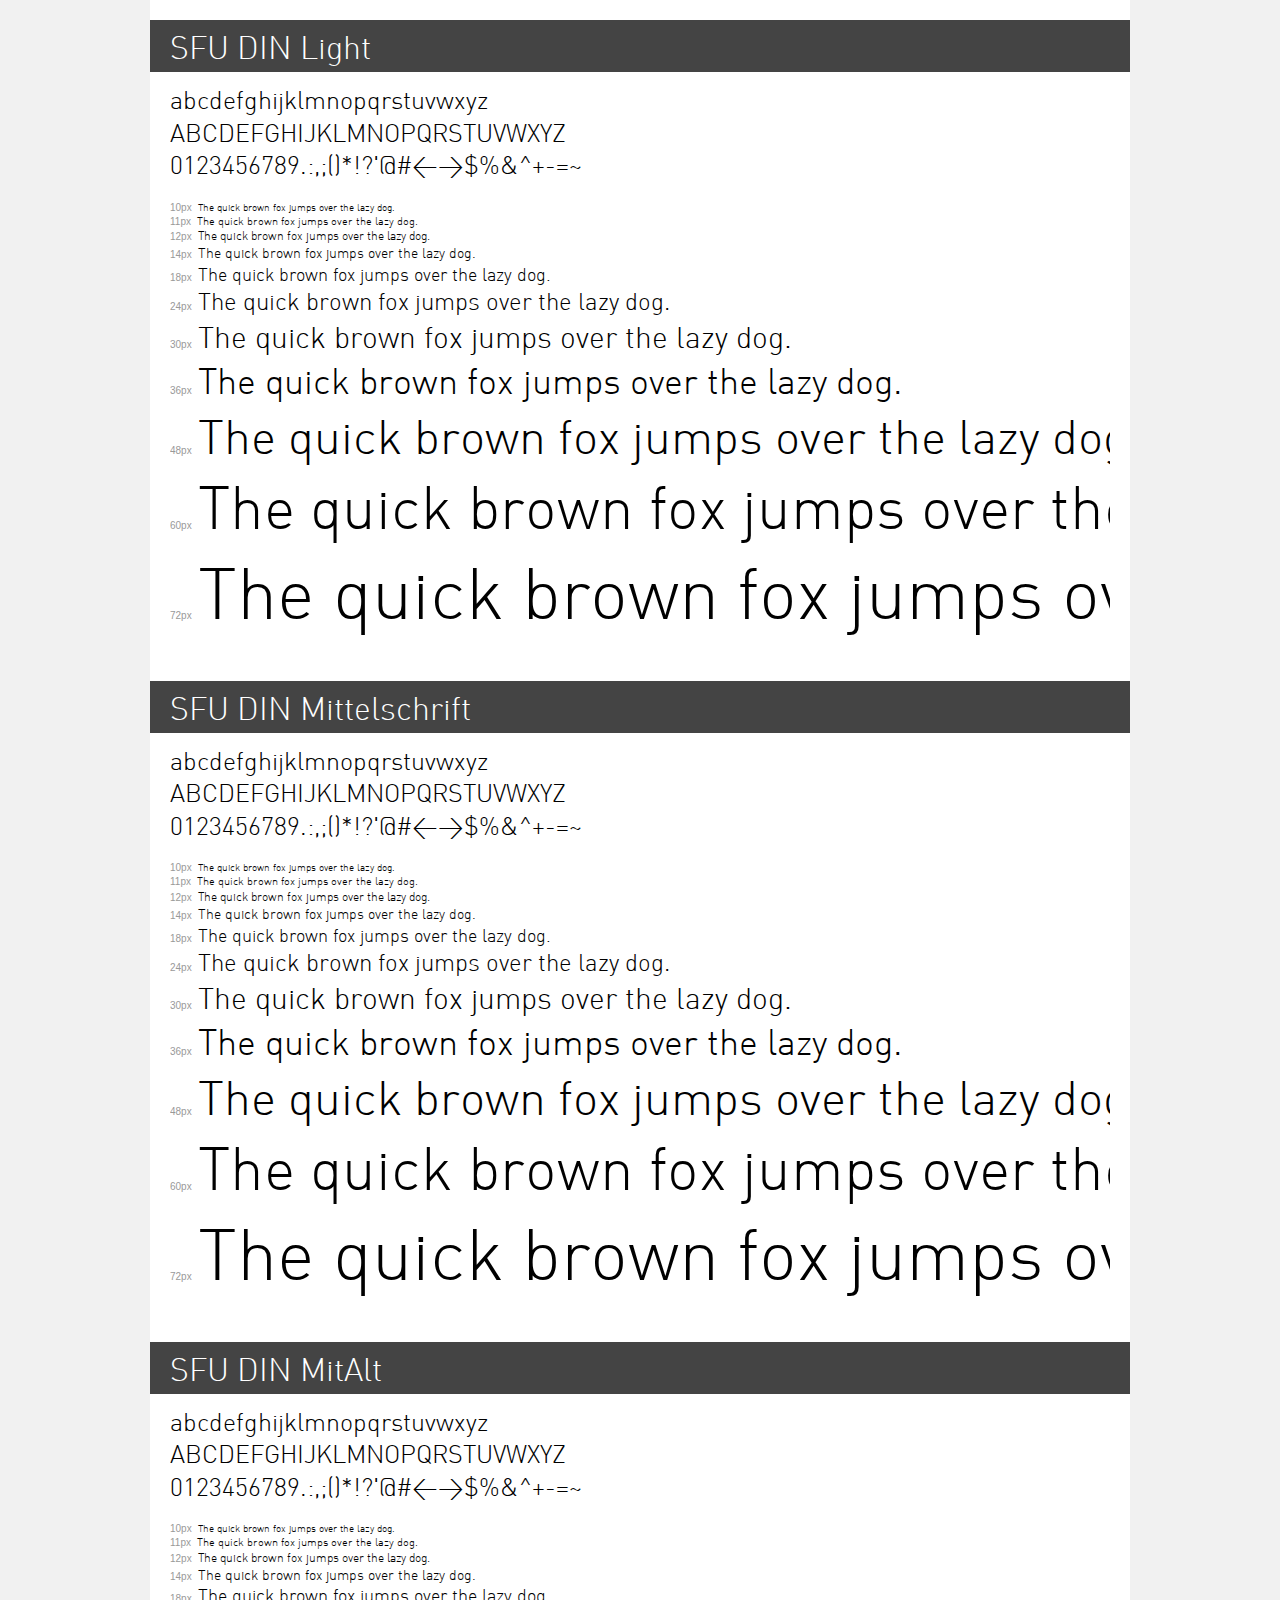
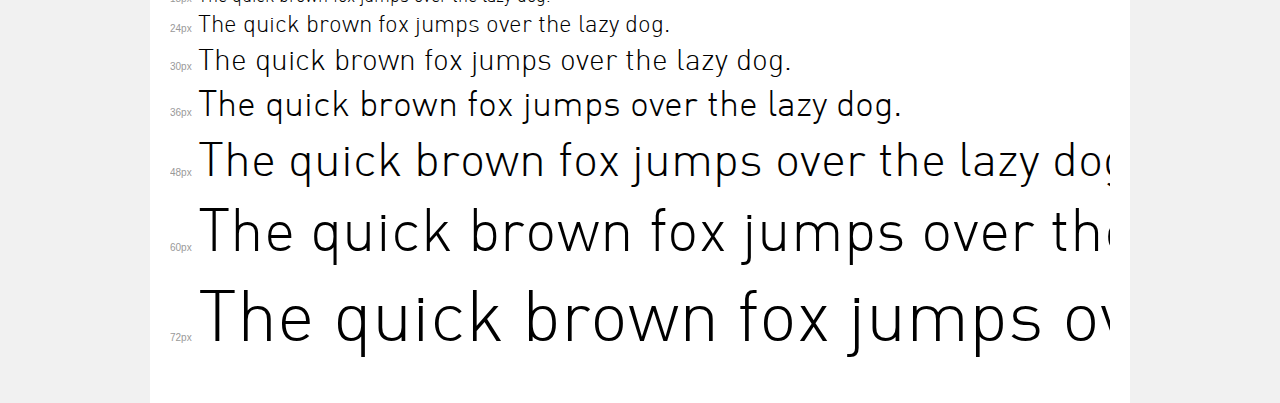
<file: font/SFUDin/demo.html>
<!DOCTYPE html>
<html>
<head>
	<meta charset="utf-8">
	<title>Transfonter demo</title>
	<link href="stylesheet.css" rel="stylesheet">
	<style>
		/*
		http://meyerweb.com/eric/tools/css/reset/
		v2.0 | 20110126
		License: none (public domain)
		*/
		html, body, div, span, applet, object, iframe,
		h1, h2, h3, h4, h5, h6, p, blockquote, pre,
		a, abbr, acronym, address, big, cite, code,
		del, dfn, em, img, ins, kbd, q, s, samp,
		small, strike, strong, sub, sup, tt, var,
		b, u, i, center,
		dl, dt, dd, ol, ul, li,
		fieldset, form, label, legend,
		table, caption, tbody, tfoot, thead, tr, th, td,
		article, aside, canvas, details, embed,
		figure, figcaption, footer, header, hgroup,
		menu, nav, output, ruby, section, summary,
		time, mark, audio, video {
			margin: 0;
			padding: 0;
			border: 0;
			font-size: 100%;
			font: inherit;
			vertical-align: baseline;
		}
		/* HTML5 display-role reset for older browsers */
		article, aside, details, figcaption, figure,
		footer, header, hgroup, menu, nav, section {
			display: block;
		}
		body {
			line-height: 1;
		}
		ol, ul {
			list-style: none;
		}
		blockquote, q {
			quotes: none;
		}
		blockquote:before, blockquote:after,
		q:before, q:after {
			content: '';
			content: none;
		}
		table {
			border-collapse: collapse;
			border-spacing: 0;
		}
		/* common styles */
		body {
			background: #f1f1f1;
			color: #000;
		}
		.page {
			background: #fff;
			width: 940px;
			margin: 0 auto;
			padding: 20px 20px 0 20px;
			overflow: hidden;
		}
		.font-container {
			overflow-x: auto;
			overflow-y: hidden;
			margin-bottom: 40px;
			line-height: 1.3;
			white-space: nowrap;
			padding-bottom: 5px;
		}
		h1 {
			position: relative;
			background: #444;
			font-size: 32px;
			color: #fff;
			padding: 10px 20px;
			margin: 0 -20px 10px -20px;
		}
		.letters {
			font-size: 25px;
			margin-bottom: 20px;
		}
		.s10:before {
			content: '10px';
		}
		.s11:before {
			content: '11px';
		}
		.s12:before {
			content: '12px';
		}
		.s14:before {
			content: '14px';
		}
		.s18:before {
			content: '18px';
		}
		.s24:before {
			content: '24px';
		}
		.s30:before {
			content: '30px';
		}
		.s36:before {
			content: '36px';
		}
		.s48:before {
			content: '48px';
		}
		.s60:before {
			content: '60px';
		}
		.s72:before {
			content: '72px';
		}
		.s10:before, .s11:before, .s12:before, .s14:before,
		.s18:before, .s24:before, .s30:before, .s36:before,
		.s48:before, .s60:before, .s72:before {
			font-family: Arial, sans-serif;
			font-size: 10px;
			font-weight: normal;
			font-style: normal;
			color: #999;
			padding-right: 6px;
		}
		/* fonts demo styles */
		.demo-0 {
			font-family: 'SFU DIN';
			font-weight: 300;
			font-style: normal;
		}
		.demo-1 {
			font-family: 'SFU DIN';
			font-weight: normal;
			font-style: normal;
		}
		.demo-2 {
			font-family: 'SFU DIN';
			font-weight: normal;
			font-style: normal;
		}
	</style>
</head>
<body>
<div class="page">
	<div class="demo-0">
		<h1>SFU DIN Light</h1>
		<div class="font-container">
			<p class="letters">
				abcdefghijklmnopqrstuvwxyz <br />
				ABCDEFGHIJKLMNOPQRSTUVWXYZ <br />				0123456789.:,;()*!?'@#<>$%&^+-=~
			</p>
			<p class="s10" style="font-size: 10px;">The quick brown fox jumps over the lazy dog.</p>
			<p class="s11" style="font-size: 11px;">The quick brown fox jumps over the lazy dog.</p>
			<p class="s12" style="font-size: 12px;">The quick brown fox jumps over the lazy dog.</p>
			<p class="s14" style="font-size: 14px;">The quick brown fox jumps over the lazy dog.</p>
			<p class="s18" style="font-size: 18px;">The quick brown fox jumps over the lazy dog.</p>
			<p class="s24" style="font-size: 24px;">The quick brown fox jumps over the lazy dog.</p>
			<p class="s30" style="font-size: 30px;">The quick brown fox jumps over the lazy dog.</p>
			<p class="s36" style="font-size: 36px;">The quick brown fox jumps over the lazy dog.</p>
			<p class="s48" style="font-size: 48px;">The quick brown fox jumps over the lazy dog.</p>
			<p class="s60" style="font-size: 60px;">The quick brown fox jumps over the lazy dog.</p>
			<p class="s72" style="font-size: 72px;">The quick brown fox jumps over the lazy dog.</p>
		</div>
	</div>
	<div class="demo-1">
		<h1>SFU DIN Mittelschrift</h1>
		<div class="font-container">
			<p class="letters">
				abcdefghijklmnopqrstuvwxyz <br />
				ABCDEFGHIJKLMNOPQRSTUVWXYZ <br />				0123456789.:,;()*!?'@#<>$%&^+-=~
			</p>
			<p class="s10" style="font-size: 10px;">The quick brown fox jumps over the lazy dog.</p>
			<p class="s11" style="font-size: 11px;">The quick brown fox jumps over the lazy dog.</p>
			<p class="s12" style="font-size: 12px;">The quick brown fox jumps over the lazy dog.</p>
			<p class="s14" style="font-size: 14px;">The quick brown fox jumps over the lazy dog.</p>
			<p class="s18" style="font-size: 18px;">The quick brown fox jumps over the lazy dog.</p>
			<p class="s24" style="font-size: 24px;">The quick brown fox jumps over the lazy dog.</p>
			<p class="s30" style="font-size: 30px;">The quick brown fox jumps over the lazy dog.</p>
			<p class="s36" style="font-size: 36px;">The quick brown fox jumps over the lazy dog.</p>
			<p class="s48" style="font-size: 48px;">The quick brown fox jumps over the lazy dog.</p>
			<p class="s60" style="font-size: 60px;">The quick brown fox jumps over the lazy dog.</p>
			<p class="s72" style="font-size: 72px;">The quick brown fox jumps over the lazy dog.</p>
		</div>
	</div>
	<div class="demo-2">
		<h1>SFU DIN MitAlt</h1>
		<div class="font-container">
			<p class="letters">
				abcdefghijklmnopqrstuvwxyz <br />
				ABCDEFGHIJKLMNOPQRSTUVWXYZ <br />				0123456789.:,;()*!?'@#<>$%&^+-=~
			</p>
			<p class="s10" style="font-size: 10px;">The quick brown fox jumps over the lazy dog.</p>
			<p class="s11" style="font-size: 11px;">The quick brown fox jumps over the lazy dog.</p>
			<p class="s12" style="font-size: 12px;">The quick brown fox jumps over the lazy dog.</p>
			<p class="s14" style="font-size: 14px;">The quick brown fox jumps over the lazy dog.</p>
			<p class="s18" style="font-size: 18px;">The quick brown fox jumps over the lazy dog.</p>
			<p class="s24" style="font-size: 24px;">The quick brown fox jumps over the lazy dog.</p>
			<p class="s30" style="font-size: 30px;">The quick brown fox jumps over the lazy dog.</p>
			<p class="s36" style="font-size: 36px;">The quick brown fox jumps over the lazy dog.</p>
			<p class="s48" style="font-size: 48px;">The quick brown fox jumps over the lazy dog.</p>
			<p class="s60" style="font-size: 60px;">The quick brown fox jumps over the lazy dog.</p>
			<p class="s72" style="font-size: 72px;">The quick brown fox jumps over the lazy dog.</p>
		</div>
	</div>
</div>
</body>
</html>
</file>
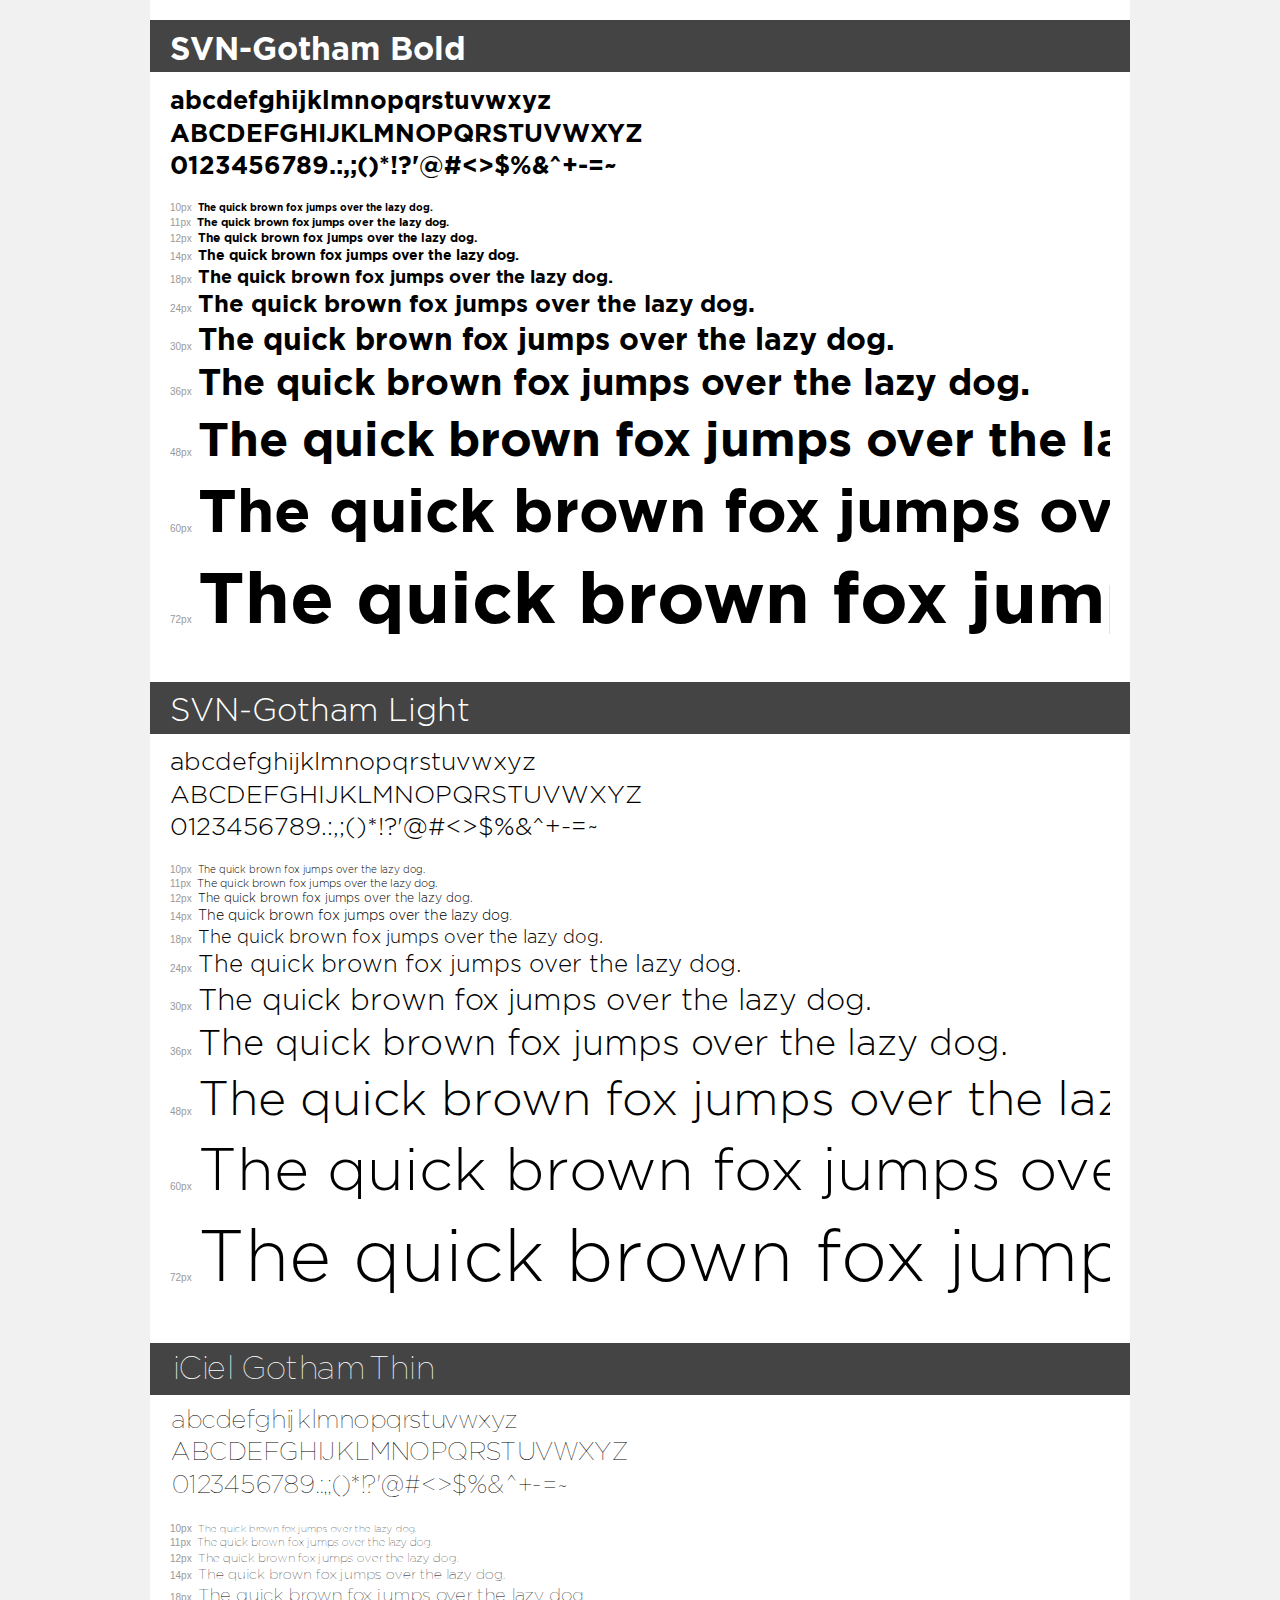
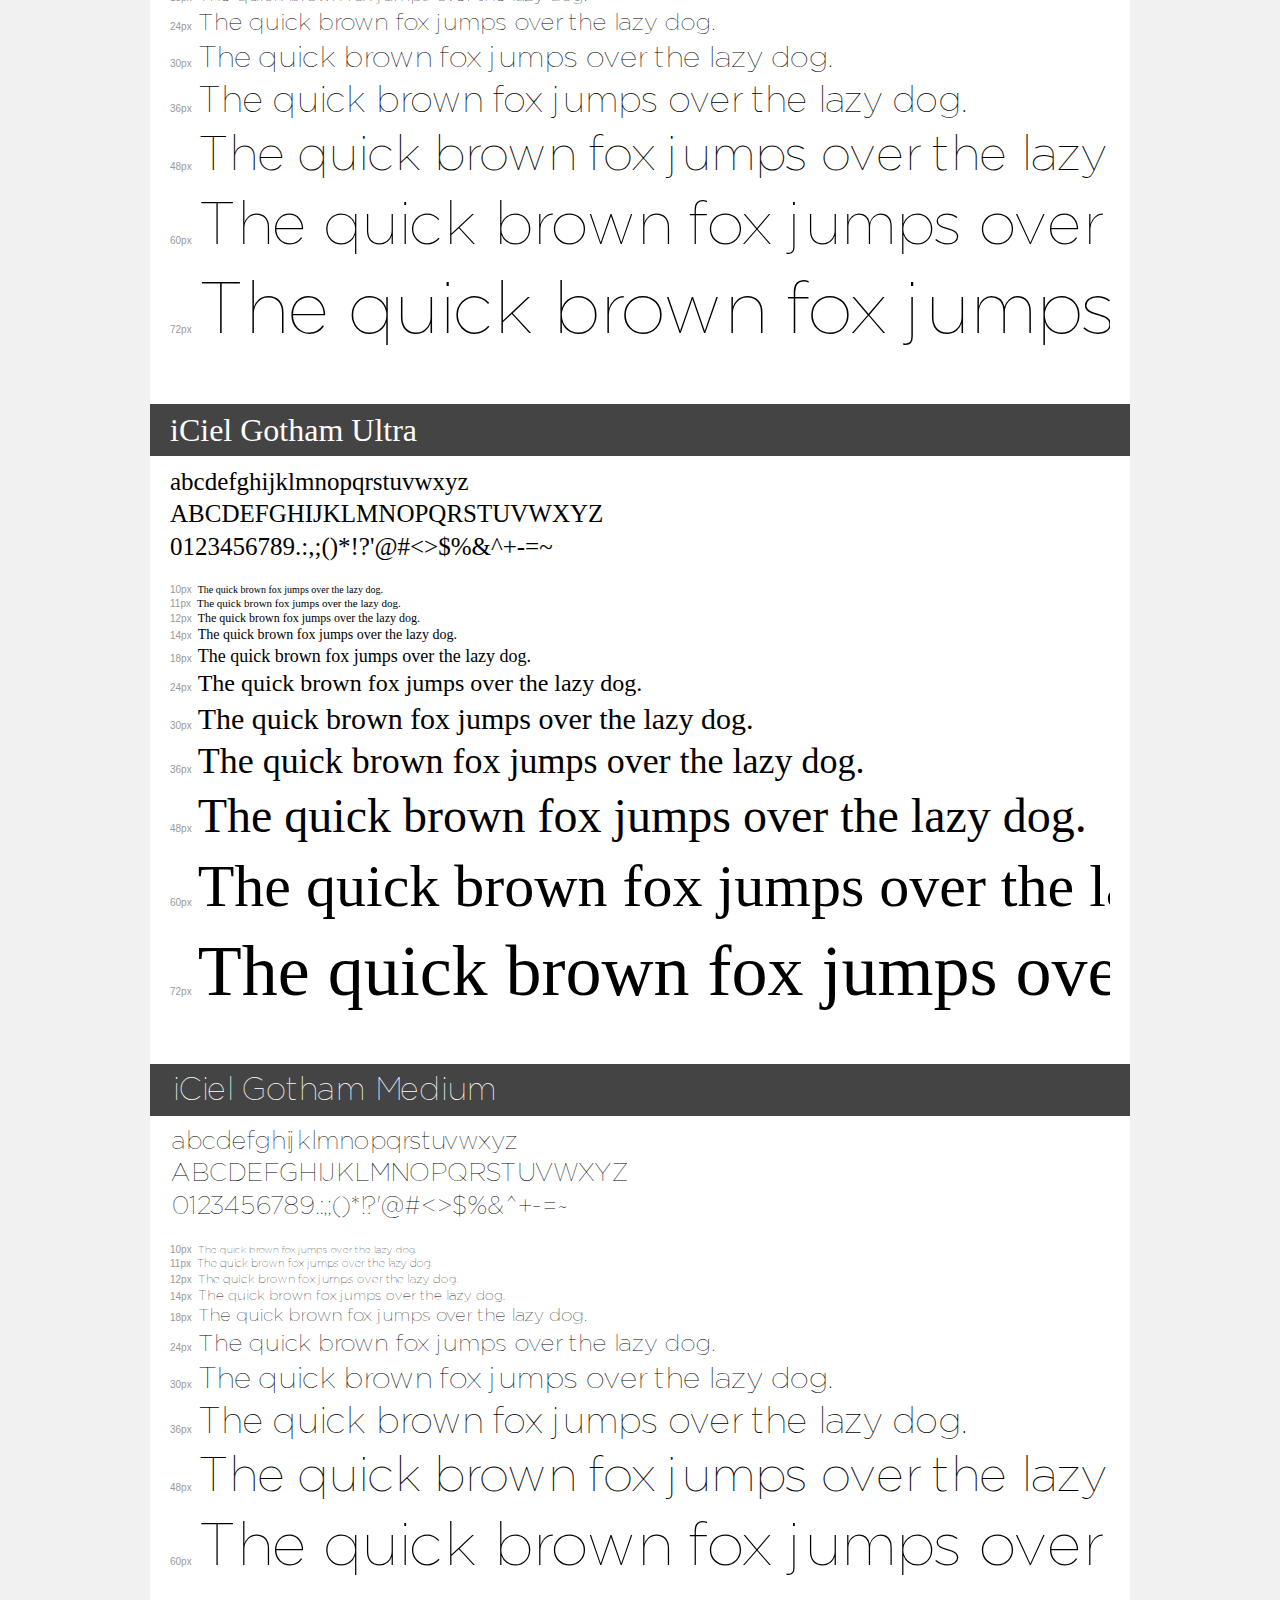
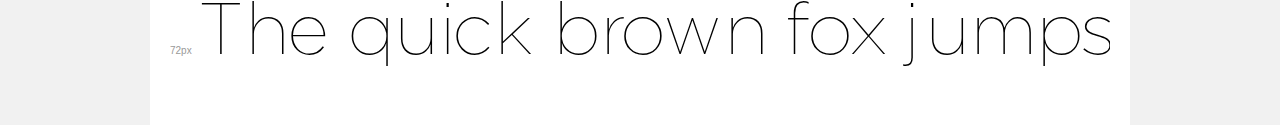
<file: font/svngotham/demo.html>
<!DOCTYPE html>
<html>
<head>
	<meta charset="utf-8">
	<title>Transfonter demo</title>
	<link href="stylesheet.css" rel="stylesheet">
	<style>
		/*
		http://meyerweb.com/eric/tools/css/reset/
		v2.0 | 20110126
		License: none (public domain)
		*/
		html, body, div, span, applet, object, iframe,
		h1, h2, h3, h4, h5, h6, p, blockquote, pre,
		a, abbr, acronym, address, big, cite, code,
		del, dfn, em, img, ins, kbd, q, s, samp,
		small, strike, strong, sub, sup, tt, var,
		b, u, i, center,
		dl, dt, dd, ol, ul, li,
		fieldset, form, label, legend,
		table, caption, tbody, tfoot, thead, tr, th, td,
		article, aside, canvas, details, embed,
		figure, figcaption, footer, header, hgroup,
		menu, nav, output, ruby, section, summary,
		time, mark, audio, video {
			margin: 0;
			padding: 0;
			border: 0;
			font-size: 100%;
			font: inherit;
			vertical-align: baseline;
		}
		/* HTML5 display-role reset for older browsers */
		article, aside, details, figcaption, figure,
		footer, header, hgroup, menu, nav, section {
			display: block;
		}
		body {
			line-height: 1;
		}
		ol, ul {
			list-style: none;
		}
		blockquote, q {
			quotes: none;
		}
		blockquote:before, blockquote:after,
		q:before, q:after {
			content: '';
			content: none;
		}
		table {
			border-collapse: collapse;
			border-spacing: 0;
		}
		/* common styles */
		body {
			background: #f1f1f1;
			color: #000;
		}
		.page {
			background: #fff;
			width: 940px;
			margin: 0 auto;
			padding: 20px 20px 0 20px;
			overflow: hidden;
		}
		.font-container {
			overflow-x: auto;
			overflow-y: hidden;
			margin-bottom: 40px;
			line-height: 1.3;
			white-space: nowrap;
			padding-bottom: 5px;
		}
		h1 {
			position: relative;
			background: #444;
			font-size: 32px;
			color: #fff;
			padding: 10px 20px;
			margin: 0 -20px 10px -20px;
		}
		.letters {
			font-size: 25px;
			margin-bottom: 20px;
		}
		.s10:before {
			content: '10px';
		}
		.s11:before {
			content: '11px';
		}
		.s12:before {
			content: '12px';
		}
		.s14:before {
			content: '14px';
		}
		.s18:before {
			content: '18px';
		}
		.s24:before {
			content: '24px';
		}
		.s30:before {
			content: '30px';
		}
		.s36:before {
			content: '36px';
		}
		.s48:before {
			content: '48px';
		}
		.s60:before {
			content: '60px';
		}
		.s72:before {
			content: '72px';
		}
		.s10:before, .s11:before, .s12:before, .s14:before,
		.s18:before, .s24:before, .s30:before, .s36:before,
		.s48:before, .s60:before, .s72:before {
			font-family: Arial, sans-serif;
			font-size: 10px;
			font-weight: normal;
			font-style: normal;
			color: #999;
			padding-right: 6px;
		}
		/* fonts demo styles */
		.demo-0 {
			font-family: 'SVN-Gotham';
			font-weight: bold;
			font-style: normal;
		}
		.demo-1 {
			font-family: 'SVN-Gotham';
			font-weight: 300;
			font-style: normal;
		}
		.demo-2 {
			font-family: 'iCiel Gotham';
			font-weight: 100;
			font-style: normal;
		}
		.demo-3 {
			font-family: 'iCiel Gotham Ultra';
			font-weight: normal;
			font-style: normal;
		}
		.demo-4 {
			font-family: 'iCiel Gotham';
			font-weight: 500;
			font-style: normal;
		}
	</style>
</head>
<body>
<div class="page">
	<div class="demo-0">
		<h1>SVN-Gotham Bold</h1>
		<div class="font-container">
			<p class="letters">
				abcdefghijklmnopqrstuvwxyz <br />
				ABCDEFGHIJKLMNOPQRSTUVWXYZ <br />				0123456789.:,;()*!?'@#<>$%&^+-=~
			</p>
			<p class="s10" style="font-size: 10px;">The quick brown fox jumps over the lazy dog.</p>
			<p class="s11" style="font-size: 11px;">The quick brown fox jumps over the lazy dog.</p>
			<p class="s12" style="font-size: 12px;">The quick brown fox jumps over the lazy dog.</p>
			<p class="s14" style="font-size: 14px;">The quick brown fox jumps over the lazy dog.</p>
			<p class="s18" style="font-size: 18px;">The quick brown fox jumps over the lazy dog.</p>
			<p class="s24" style="font-size: 24px;">The quick brown fox jumps over the lazy dog.</p>
			<p class="s30" style="font-size: 30px;">The quick brown fox jumps over the lazy dog.</p>
			<p class="s36" style="font-size: 36px;">The quick brown fox jumps over the lazy dog.</p>
			<p class="s48" style="font-size: 48px;">The quick brown fox jumps over the lazy dog.</p>
			<p class="s60" style="font-size: 60px;">The quick brown fox jumps over the lazy dog.</p>
			<p class="s72" style="font-size: 72px;">The quick brown fox jumps over the lazy dog.</p>
		</div>
	</div>
	<div class="demo-1">
		<h1>SVN-Gotham Light</h1>
		<div class="font-container">
			<p class="letters">
				abcdefghijklmnopqrstuvwxyz <br />
				ABCDEFGHIJKLMNOPQRSTUVWXYZ <br />				0123456789.:,;()*!?'@#<>$%&^+-=~
			</p>
			<p class="s10" style="font-size: 10px;">The quick brown fox jumps over the lazy dog.</p>
			<p class="s11" style="font-size: 11px;">The quick brown fox jumps over the lazy dog.</p>
			<p class="s12" style="font-size: 12px;">The quick brown fox jumps over the lazy dog.</p>
			<p class="s14" style="font-size: 14px;">The quick brown fox jumps over the lazy dog.</p>
			<p class="s18" style="font-size: 18px;">The quick brown fox jumps over the lazy dog.</p>
			<p class="s24" style="font-size: 24px;">The quick brown fox jumps over the lazy dog.</p>
			<p class="s30" style="font-size: 30px;">The quick brown fox jumps over the lazy dog.</p>
			<p class="s36" style="font-size: 36px;">The quick brown fox jumps over the lazy dog.</p>
			<p class="s48" style="font-size: 48px;">The quick brown fox jumps over the lazy dog.</p>
			<p class="s60" style="font-size: 60px;">The quick brown fox jumps over the lazy dog.</p>
			<p class="s72" style="font-size: 72px;">The quick brown fox jumps over the lazy dog.</p>
		</div>
	</div>
	<div class="demo-2">
		<h1>iCiel Gotham Thin</h1>
		<div class="font-container">
			<p class="letters">
				abcdefghijklmnopqrstuvwxyz <br />
				ABCDEFGHIJKLMNOPQRSTUVWXYZ <br />				0123456789.:,;()*!?'@#<>$%&^+-=~
			</p>
			<p class="s10" style="font-size: 10px;">The quick brown fox jumps over the lazy dog.</p>
			<p class="s11" style="font-size: 11px;">The quick brown fox jumps over the lazy dog.</p>
			<p class="s12" style="font-size: 12px;">The quick brown fox jumps over the lazy dog.</p>
			<p class="s14" style="font-size: 14px;">The quick brown fox jumps over the lazy dog.</p>
			<p class="s18" style="font-size: 18px;">The quick brown fox jumps over the lazy dog.</p>
			<p class="s24" style="font-size: 24px;">The quick brown fox jumps over the lazy dog.</p>
			<p class="s30" style="font-size: 30px;">The quick brown fox jumps over the lazy dog.</p>
			<p class="s36" style="font-size: 36px;">The quick brown fox jumps over the lazy dog.</p>
			<p class="s48" style="font-size: 48px;">The quick brown fox jumps over the lazy dog.</p>
			<p class="s60" style="font-size: 60px;">The quick brown fox jumps over the lazy dog.</p>
			<p class="s72" style="font-size: 72px;">The quick brown fox jumps over the lazy dog.</p>
		</div>
	</div>
	<div class="demo-3">
		<h1>iCiel Gotham Ultra</h1>
		<div class="font-container">
			<p class="letters">
				abcdefghijklmnopqrstuvwxyz <br />
				ABCDEFGHIJKLMNOPQRSTUVWXYZ <br />				0123456789.:,;()*!?'@#<>$%&^+-=~
			</p>
			<p class="s10" style="font-size: 10px;">The quick brown fox jumps over the lazy dog.</p>
			<p class="s11" style="font-size: 11px;">The quick brown fox jumps over the lazy dog.</p>
			<p class="s12" style="font-size: 12px;">The quick brown fox jumps over the lazy dog.</p>
			<p class="s14" style="font-size: 14px;">The quick brown fox jumps over the lazy dog.</p>
			<p class="s18" style="font-size: 18px;">The quick brown fox jumps over the lazy dog.</p>
			<p class="s24" style="font-size: 24px;">The quick brown fox jumps over the lazy dog.</p>
			<p class="s30" style="font-size: 30px;">The quick brown fox jumps over the lazy dog.</p>
			<p class="s36" style="font-size: 36px;">The quick brown fox jumps over the lazy dog.</p>
			<p class="s48" style="font-size: 48px;">The quick brown fox jumps over the lazy dog.</p>
			<p class="s60" style="font-size: 60px;">The quick brown fox jumps over the lazy dog.</p>
			<p class="s72" style="font-size: 72px;">The quick brown fox jumps over the lazy dog.</p>
		</div>
	</div>
	<div class="demo-4">
		<h1>iCiel Gotham Medium</h1>
		<div class="font-container">
			<p class="letters">
				abcdefghijklmnopqrstuvwxyz <br />
				ABCDEFGHIJKLMNOPQRSTUVWXYZ <br />				0123456789.:,;()*!?'@#<>$%&^+-=~
			</p>
			<p class="s10" style="font-size: 10px;">The quick brown fox jumps over the lazy dog.</p>
			<p class="s11" style="font-size: 11px;">The quick brown fox jumps over the lazy dog.</p>
			<p class="s12" style="font-size: 12px;">The quick brown fox jumps over the lazy dog.</p>
			<p class="s14" style="font-size: 14px;">The quick brown fox jumps over the lazy dog.</p>
			<p class="s18" style="font-size: 18px;">The quick brown fox jumps over the lazy dog.</p>
			<p class="s24" style="font-size: 24px;">The quick brown fox jumps over the lazy dog.</p>
			<p class="s30" style="font-size: 30px;">The quick brown fox jumps over the lazy dog.</p>
			<p class="s36" style="font-size: 36px;">The quick brown fox jumps over the lazy dog.</p>
			<p class="s48" style="font-size: 48px;">The quick brown fox jumps over the lazy dog.</p>
			<p class="s60" style="font-size: 60px;">The quick brown fox jumps over the lazy dog.</p>
			<p class="s72" style="font-size: 72px;">The quick brown fox jumps over the lazy dog.</p>
		</div>
	</div>
</div>
</body>
</html>
</file>
<file: font/graphik/stylesheet.css>
/* This stylesheet generated by Transfonter (http://transfonter.org) on June 4, 2016 4:10 AM */

@font-face {
	font-family: 'Graphik Super';
	src: url('hinted-Graphik-Super.eot');
	src: url('hinted-Graphik-Super.eot?#iefix') format('embedded-opentype'),
		url('hinted-Graphik-Super.woff2') format('woff2'),
		url('hinted-Graphik-Super.woff') format('woff'),
		url('hinted-Graphik-Super.ttf') format('truetype'),
		url('hinted-Graphik-Super.svg#Graphik-Super') format('svg');
	font-weight: 900;
	font-style: normal;
}

@font-face {
	font-family: 'Graphik';
	src: url('hinted-Graphik-Semibold.eot');
	src: url('hinted-Graphik-Semibold.eot?#iefix') format('embedded-opentype'),
		url('hinted-Graphik-Semibold.woff2') format('woff2'),
		url('hinted-Graphik-Semibold.woff') format('woff'),
		url('hinted-Graphik-Semibold.ttf') format('truetype'),
		url('hinted-Graphik-Semibold.svg#Graphik-Semibold') format('svg');
	font-weight: 600;
	font-style: normal;
}

@font-face {
	font-family: 'Graphik';
	src: url('hinted-Graphik-Light.eot');
	src: url('hinted-Graphik-Light.eot?#iefix') format('embedded-opentype'),
		url('hinted-Graphik-Light.woff2') format('woff2'),
		url('hinted-Graphik-Light.woff') format('woff'),
		url('hinted-Graphik-Light.ttf') format('truetype'),
		url('hinted-Graphik-Light.svg#Graphik-Light') format('svg');
	font-weight: 300;
	font-style: normal;
}

@font-face {
	font-family: 'Graphik';
	src: url('hinted-Graphik-Thin.eot');
	src: url('hinted-Graphik-Thin.eot?#iefix') format('embedded-opentype'),
		url('hinted-Graphik-Thin.woff2') format('woff2'),
		url('hinted-Graphik-Thin.woff') format('woff'),
		url('hinted-Graphik-Thin.ttf') format('truetype'),
		url('hinted-Graphik-Thin.svg#Graphik-Thin') format('svg');
	font-weight: 100;
	font-style: normal;
}

@font-face {
	font-family: 'Graphik';
	src: url('hinted-Graphik-ExtralightItalic.eot');
	src: url('hinted-Graphik-ExtralightItalic.eot?#iefix') format('embedded-opentype'),
		url('hinted-Graphik-ExtralightItalic.woff2') format('woff2'),
		url('hinted-Graphik-ExtralightItalic.woff') format('woff'),
		url('hinted-Graphik-ExtralightItalic.ttf') format('truetype'),
		url('hinted-Graphik-ExtralightItalic.svg#Graphik-ExtralightItalic') format('svg');
	font-weight: 200;
	font-style: italic;
}

@font-face {
	font-family: 'Graphik';
	src: url('hinted-Graphik-Medium.eot');
	src: url('hinted-Graphik-Medium.eot?#iefix') format('embedded-opentype'),
		url('hinted-Graphik-Medium.woff2') format('woff2'),
		url('hinted-Graphik-Medium.woff') format('woff'),
		url('hinted-Graphik-Medium.ttf') format('truetype'),
		url('hinted-Graphik-Medium.svg#Graphik-Medium') format('svg');
	font-weight: 500;
	font-style: normal;
}

@font-face {
	font-family: 'Graphik';
	src: url('hinted-Graphik-Regular.eot');
	src: url('hinted-Graphik-Regular.eot?#iefix') format('embedded-opentype'),
		url('hinted-Graphik-Regular.woff2') format('woff2'),
		url('hinted-Graphik-Regular.woff') format('woff'),
		url('hinted-Graphik-Regular.ttf') format('truetype'),
		url('hinted-Graphik-Regular.svg#Graphik-Regular') format('svg');
	font-weight: normal;
	font-style: normal;
}

@font-face {
	font-family: 'Graphik';
	src: url('hinted-Graphik-RegularItalic.eot');
	src: url('hinted-Graphik-RegularItalic.eot?#iefix') format('embedded-opentype'),
		url('hinted-Graphik-RegularItalic.woff2') format('woff2'),
		url('hinted-Graphik-RegularItalic.woff') format('woff'),
		url('hinted-Graphik-RegularItalic.ttf') format('truetype'),
		url('hinted-Graphik-RegularItalic.svg#Graphik-RegularItalic') format('svg');
	font-weight: normal;
	font-style: italic;
}

@font-face {
	font-family: 'Graphik';
	src: url('hinted-Graphik-BoldItalic.eot');
	src: url('hinted-Graphik-BoldItalic.eot?#iefix') format('embedded-opentype'),
		url('hinted-Graphik-BoldItalic.woff2') format('woff2'),
		url('hinted-Graphik-BoldItalic.woff') format('woff'),
		url('hinted-Graphik-BoldItalic.ttf') format('truetype'),
		url('hinted-Graphik-BoldItalic.svg#Graphik-BoldItalic') format('svg');
	font-weight: bold;
	font-style: italic;
}

@font-face {
	font-family: 'Graphik';
	src: url('hinted-Graphik-Black.eot');
	src: url('hinted-Graphik-Black.eot?#iefix') format('embedded-opentype'),
		url('hinted-Graphik-Black.woff2') format('woff2'),
		url('hinted-Graphik-Black.woff') format('woff'),
		url('hinted-Graphik-Black.ttf') format('truetype'),
		url('hinted-Graphik-Black.svg#Graphik-Black') format('svg');
	font-weight: 900;
	font-style: normal;
}

@font-face {
	font-family: 'Graphik';
	src: url('hinted-Graphik-ThinItalic.eot');
	src: url('hinted-Graphik-ThinItalic.eot?#iefix') format('embedded-opentype'),
		url('hinted-Graphik-ThinItalic.woff2') format('woff2'),
		url('hinted-Graphik-ThinItalic.woff') format('woff'),
		url('hinted-Graphik-ThinItalic.ttf') format('truetype'),
		url('hinted-Graphik-ThinItalic.svg#Graphik-ThinItalic') format('svg');
	font-weight: 100;
	font-style: italic;
}

@font-face {
	font-family: 'Graphik';
	src: url('hinted-Graphik-Bold.eot');
	src: url('hinted-Graphik-Bold.eot?#iefix') format('embedded-opentype'),
		url('hinted-Graphik-Bold.woff2') format('woff2'),
		url('hinted-Graphik-Bold.woff') format('woff'),
		url('hinted-Graphik-Bold.ttf') format('truetype'),
		url('hinted-Graphik-Bold.svg#Graphik-Bold') format('svg');
	font-weight: bold;
	font-style: normal;
}

@font-face {
	font-family: 'Graphik Super';
	src: url('hinted-Graphik-SuperItalic.eot');
	src: url('hinted-Graphik-SuperItalic.eot?#iefix') format('embedded-opentype'),
		url('hinted-Graphik-SuperItalic.woff2') format('woff2'),
		url('hinted-Graphik-SuperItalic.woff') format('woff'),
		url('hinted-Graphik-SuperItalic.ttf') format('truetype'),
		url('hinted-Graphik-SuperItalic.svg#Graphik-SuperItalic') format('svg');
	font-weight: 900;
	font-style: italic;
}

@font-face {
	font-family: 'Graphik';
	src: url('hinted-Graphik-LightItalic.eot');
	src: url('hinted-Graphik-LightItalic.eot?#iefix') format('embedded-opentype'),
		url('hinted-Graphik-LightItalic.woff2') format('woff2'),
		url('hinted-Graphik-LightItalic.woff') format('woff'),
		url('hinted-Graphik-LightItalic.ttf') format('truetype'),
		url('hinted-Graphik-LightItalic.svg#Graphik-LightItalic') format('svg');
	font-weight: 300;
	font-style: italic;
}

@font-face {
	font-family: 'Graphik';
	src: url('hinted-Graphik-SemiboldItalic.eot');
	src: url('hinted-Graphik-SemiboldItalic.eot?#iefix') format('embedded-opentype'),
		url('hinted-Graphik-SemiboldItalic.woff2') format('woff2'),
		url('hinted-Graphik-SemiboldItalic.woff') format('woff'),
		url('hinted-Graphik-SemiboldItalic.ttf') format('truetype'),
		url('hinted-Graphik-SemiboldItalic.svg#Graphik-SemiboldItalic') format('svg');
	font-weight: 600;
	font-style: italic;
}

@font-face {
	font-family: 'Graphik';
	src: url('hinted-Graphik-BlackItalic.eot');
	src: url('hinted-Graphik-BlackItalic.eot?#iefix') format('embedded-opentype'),
		url('hinted-Graphik-BlackItalic.woff2') format('woff2'),
		url('hinted-Graphik-BlackItalic.woff') format('woff'),
		url('hinted-Graphik-BlackItalic.ttf') format('truetype'),
		url('hinted-Graphik-BlackItalic.svg#Graphik-BlackItalic') format('svg');
	font-weight: 900;
	font-style: italic;
}

@font-face {
	font-family: 'Graphik';
	src: url('hinted-Graphik-MediumItalic.eot');
	src: url('hinted-Graphik-MediumItalic.eot?#iefix') format('embedded-opentype'),
		url('hinted-Graphik-MediumItalic.woff2') format('woff2'),
		url('hinted-Graphik-MediumItalic.woff') format('woff'),
		url('hinted-Graphik-MediumItalic.ttf') format('truetype'),
		url('hinted-Graphik-MediumItalic.svg#Graphik-MediumItalic') format('svg');
	font-weight: 500;
	font-style: italic;
}

@font-face {
	font-family: 'Graphik';
	src: url('hinted-Graphik-Extralight.eot');
	src: url('hinted-Graphik-Extralight.eot?#iefix') format('embedded-opentype'),
		url('hinted-Graphik-Extralight.woff2') format('woff2'),
		url('hinted-Graphik-Extralight.woff') format('woff'),
		url('hinted-Graphik-Extralight.ttf') format('truetype'),
		url('hinted-Graphik-Extralight.svg#Graphik-Extralight') format('svg');
	font-weight: 200;
	font-style: normal;
}
</file>
<file: font/arnhem/stylesheet.css>
/* This stylesheet generated by Transfonter (http://transfonter.org) on June 15, 2016 8:29 PM */

@font-face {
	font-family: 'Arnhem Rg';
	src: url('hinted-Arnhem-Normal.eot');
	src: url('hinted-Arnhem-Normal.eot?#iefix') format('embedded-opentype'),
		url('hinted-Arnhem-Normal.woff2') format('woff2'),
		url('hinted-Arnhem-Normal.woff') format('woff'),
		url('hinted-Arnhem-Normal.ttf') format('truetype'),
		url('hinted-Arnhem-Normal.svg#Arnhem-Normal') format('svg');
	font-weight: normal;
	font-style: normal;
}

@font-face {
	font-family: 'ArnhemFine Rg';
	src: url('hinted-ArnhemFine-Normal.eot');
	src: url('hinted-ArnhemFine-Normal.eot?#iefix') format('embedded-opentype'),
		url('hinted-ArnhemFine-Normal.woff2') format('woff2'),
		url('hinted-ArnhemFine-Normal.woff') format('woff'),
		url('hinted-ArnhemFine-Normal.ttf') format('truetype'),
		url('hinted-ArnhemFine-Normal.svg#ArnhemFine-Normal') format('svg');
	font-weight: normal;
	font-style: normal;
}

@font-face {
	font-family: 'Arnhem Bd';
	src: url('hinted-Arnhem-BoldItalic.eot');
	src: url('hinted-Arnhem-BoldItalic.eot?#iefix') format('embedded-opentype'),
		url('hinted-Arnhem-BoldItalic.woff2') format('woff2'),
		url('hinted-Arnhem-BoldItalic.woff') format('woff'),
		url('hinted-Arnhem-BoldItalic.ttf') format('truetype'),
		url('hinted-Arnhem-BoldItalic.svg#Arnhem-BoldItalic') format('svg');
	font-weight: bold;
	font-style: italic;
}

@font-face {
	font-family: 'ArnhemFine Bd';
	src: url('hinted-ArnhemFine-BoldItalic.eot');
	src: url('hinted-ArnhemFine-BoldItalic.eot?#iefix') format('embedded-opentype'),
		url('hinted-ArnhemFine-BoldItalic.woff2') format('woff2'),
		url('hinted-ArnhemFine-BoldItalic.woff') format('woff'),
		url('hinted-ArnhemFine-BoldItalic.ttf') format('truetype'),
		url('hinted-ArnhemFine-BoldItalic.svg#ArnhemFine-BoldItalic') format('svg');
	font-weight: bold;
	font-style: italic;
}

@font-face {
	font-family: 'Arnhem Bd';
	src: url('hinted-Arnhem-Bold.eot');
	src: url('hinted-Arnhem-Bold.eot?#iefix') format('embedded-opentype'),
		url('hinted-Arnhem-Bold.woff2') format('woff2'),
		url('hinted-Arnhem-Bold.woff') format('woff'),
		url('hinted-Arnhem-Bold.ttf') format('truetype'),
		url('hinted-Arnhem-Bold.svg#Arnhem-Bold') format('svg');
	font-weight: bold;
	font-style: normal;
}

@font-face {
	font-family: 'Arnhem Blond';
	src: url('hinted-Arnhem-Blond.eot');
	src: url('hinted-Arnhem-Blond.eot?#iefix') format('embedded-opentype'),
		url('hinted-Arnhem-Blond.woff2') format('woff2'),
		url('hinted-Arnhem-Blond.woff') format('woff'),
		url('hinted-Arnhem-Blond.ttf') format('truetype'),
		url('hinted-Arnhem-Blond.svg#Arnhem-Blond') format('svg');
	font-weight: 300;
	font-style: normal;
}

@font-face {
	font-family: 'Arnhem Blk';
	src: url('hinted-Arnhem-Black.eot');
	src: url('hinted-Arnhem-Black.eot?#iefix') format('embedded-opentype'),
		url('hinted-Arnhem-Black.woff2') format('woff2'),
		url('hinted-Arnhem-Black.woff') format('woff'),
		url('hinted-Arnhem-Black.ttf') format('truetype'),
		url('hinted-Arnhem-Black.svg#Arnhem-Black') format('svg');
	font-weight: 900;
	font-style: normal;
}

@font-face {
	font-family: 'Arnhem Blond';
	src: url('hinted-Arnhem-BlondItalic.eot');
	src: url('hinted-Arnhem-BlondItalic.eot?#iefix') format('embedded-opentype'),
		url('hinted-Arnhem-BlondItalic.woff2') format('woff2'),
		url('hinted-Arnhem-BlondItalic.woff') format('woff'),
		url('hinted-Arnhem-BlondItalic.ttf') format('truetype'),
		url('hinted-Arnhem-BlondItalic.svg#Arnhem-BlondItalic') format('svg');
	font-weight: 300;
	font-style: italic;
}

@font-face {
	font-family: 'Arnhem Blk';
	src: url('hinted-Arnhem-BlackItalic.eot');
	src: url('hinted-Arnhem-BlackItalic.eot?#iefix') format('embedded-opentype'),
		url('hinted-Arnhem-BlackItalic.woff2') format('woff2'),
		url('hinted-Arnhem-BlackItalic.woff') format('woff'),
		url('hinted-Arnhem-BlackItalic.ttf') format('truetype'),
		url('hinted-Arnhem-BlackItalic.svg#Arnhem-BlackItalic') format('svg');
	font-weight: 900;
	font-style: italic;
}

@font-face {
	font-family: 'ArnhemFine Rg';
	src: url('hinted-ArnhemFine-NormalItalic.eot');
	src: url('hinted-ArnhemFine-NormalItalic.eot?#iefix') format('embedded-opentype'),
		url('hinted-ArnhemFine-NormalItalic.woff2') format('woff2'),
		url('hinted-ArnhemFine-NormalItalic.woff') format('woff'),
		url('hinted-ArnhemFine-NormalItalic.ttf') format('truetype'),
		url('hinted-ArnhemFine-NormalItalic.svg#ArnhemFine-NormalItalic') format('svg');
	font-weight: normal;
	font-style: italic;
}

@font-face {
	font-family: 'ArnhemFine Bd';
	src: url('hinted-ArnhemFine-Bold.eot');
	src: url('hinted-ArnhemFine-Bold.eot?#iefix') format('embedded-opentype'),
		url('hinted-ArnhemFine-Bold.woff2') format('woff2'),
		url('hinted-ArnhemFine-Bold.woff') format('woff'),
		url('hinted-ArnhemFine-Bold.ttf') format('truetype'),
		url('hinted-ArnhemFine-Bold.svg#ArnhemFine-Bold') format('svg');
	font-weight: bold;
	font-style: normal;
}

@font-face {
	font-family: 'ArnhemNormal Italic';
	src: url('hinted-Arnhem-NormalItalic.eot');
	src: url('hinted-Arnhem-NormalItalic.eot?#iefix') format('embedded-opentype'),
		url('hinted-Arnhem-NormalItalic.woff2') format('woff2'),
		url('hinted-Arnhem-NormalItalic.woff') format('woff'),
		url('hinted-Arnhem-NormalItalic.ttf') format('truetype'),
		url('hinted-Arnhem-NormalItalic.svg#Arnhem-NormalItalic') format('svg');
	font-weight: normal;
	font-style: italic;
}
</file>
<file: font/clarendon/stylesheet.css>
/* This stylesheet generated by Transfonter (http://transfonter.org) on June 2, 2016 11:42 PM */

@font-face {
	font-family: 'Clarendon LT Std';
	src: url('hinted-ClarendonLTStd.eot');
	src: url('hinted-ClarendonLTStd.eot?#iefix') format('embedded-opentype'),
		url('hinted-ClarendonLTStd.woff2') format('woff2'),
		url('hinted-ClarendonLTStd.woff') format('woff'),
		url('hinted-ClarendonLTStd.ttf') format('truetype'),
		url('hinted-ClarendonLTStd.svg#ClarendonLTStd') format('svg');
	font-weight: 500;
	font-style: normal;
}

@font-face {
	font-family: 'Clarendon LT Std';
	src: url('hinted-ClarendonLTStd-Light.eot');
	src: url('hinted-ClarendonLTStd-Light.eot?#iefix') format('embedded-opentype'),
		url('hinted-ClarendonLTStd-Light.woff2') format('woff2'),
		url('hinted-ClarendonLTStd-Light.woff') format('woff'),
		url('hinted-ClarendonLTStd-Light.ttf') format('truetype'),
		url('hinted-ClarendonLTStd-Light.svg#ClarendonLTStd-Light') format('svg');
	font-weight: 300;
	font-style: normal;
}

@font-face {
	font-family: 'Clarendon LT Std';
	src: url('hinted-ClarendonLTStd-Bold.eot');
	src: url('hinted-ClarendonLTStd-Bold.eot?#iefix') format('embedded-opentype'),
		url('hinted-ClarendonLTStd-Bold.woff2') format('woff2'),
		url('hinted-ClarendonLTStd-Bold.woff') format('woff'),
		url('hinted-ClarendonLTStd-Bold.ttf') format('truetype'),
		url('hinted-ClarendonLTStd-Bold.svg#ClarendonLTStd-Bold') format('svg');
	font-weight: bold;
	font-style: normal;
}
</file>
<file: font/SFUDin/stylesheet.css>
/* This stylesheet generated by Transfonter (http://transfonter.org) on July 12, 2016 12:27 AM */

@font-face {
	font-family: 'SFU DIN';
	src: url('subset-SFUDINLight.eot');
	src: url('subset-SFUDINLight.eot?#iefix') format('embedded-opentype'),
		url('subset-SFUDINLight.woff2') format('woff2'),
		url('subset-SFUDINLight.woff') format('woff'),
		url('subset-SFUDINLight.ttf') format('truetype'),
		url('subset-SFUDINLight.svg#SFUDINLight') format('svg');
	font-weight: 300;
	font-style: normal;
}

@font-face {
	font-family: 'SFU DIN Mittel';
	src: url('subset-SFUDINMittelschrift.eot');
	src: url('subset-SFUDINMittelschrift.eot?#iefix') format('embedded-opentype'),
		url('subset-SFUDINMittelschrift.woff2') format('woff2'),
		url('subset-SFUDINMittelschrift.woff') format('woff'),
		url('subset-SFUDINMittelschrift.ttf') format('truetype'),
		url('subset-SFUDINMittelschrift.svg#SFUDINMittelschrift') format('svg');
	font-weight: normal;
	font-style: normal;
}

@font-face {
	font-family: 'SFU DIN Alt';
	src: url('subset-SFUDINMitAlt.eot');
	src: url('subset-SFUDINMitAlt.eot?#iefix') format('embedded-opentype'),
		url('subset-SFUDINMitAlt.woff2') format('woff2'),
		url('subset-SFUDINMitAlt.woff') format('woff'),
		url('subset-SFUDINMitAlt.ttf') format('truetype'),
		url('subset-SFUDINMitAlt.svg#SFUDINMitAlt') format('svg');
	font-weight: normal;
	font-style: normal;
}
</file>
<file: font/svngotham/stylesheet.css>
/* This stylesheet generated by Transfonter (http://transfonter.org) on July 13, 2016 2:59 AM */

@font-face {
	font-family: 'SVN-Gotham';
	src: url('hinted-subset-SVN-GothamBold.eot');
	src: url('hinted-subset-SVN-GothamBold.eot?#iefix') format('embedded-opentype'),
		url('hinted-subset-SVN-GothamBold.woff2') format('woff2'),
		url('hinted-subset-SVN-GothamBold.woff') format('woff'),
		url('hinted-subset-SVN-GothamBold.ttf') format('truetype'),
		url('hinted-subset-SVN-GothamBold.svg#SVN-GothamBold') format('svg');
	font-weight: 700;
	font-style: normal;
}

@font-face {
	font-family: 'SVN-Gotham';
	src: url('hinted-subset-SVN-GothamLight.eot');
	src: url('hinted-subset-SVN-GothamLight.eot?#iefix') format('embedded-opentype'),
		url('hinted-subset-SVN-GothamLight.woff2') format('woff2'),
		url('hinted-subset-SVN-GothamLight.woff') format('woff'),
		url('hinted-subset-SVN-GothamLight.ttf') format('truetype'),
		url('hinted-subset-SVN-GothamLight.svg#SVN-GothamLight') format('svg');
	font-weight: 300;
	font-style: normal;
}

@font-face {
	font-family: 'iCiel Gotham';
	src: url('hinted-subset-iCielGotham-Thin.eot');
	src: url('hinted-subset-iCielGotham-Thin.eot?#iefix') format('embedded-opentype'),
		url('hinted-subset-iCielGotham-Thin.woff2') format('woff2'),
		url('hinted-subset-iCielGotham-Thin.woff') format('woff'),
		url('hinted-subset-iCielGotham-Thin.ttf') format('truetype'),
		url('hinted-subset-iCielGotham-Thin.svg#iCielGotham-Thin') format('svg');
	font-weight: 100;
	font-style: normal;
}

@font-face {
	font-family: 'SVN-Gotham';
	src: url('hinted-subset-iCielGotham-Ultra.eot');
	src: url('hinted-subset-iCielGotham-Ultra.eot?#iefix') format('embedded-opentype'),
		url('hinted-subset-iCielGotham-Ultra.woff2') format('woff2'),
		url('hinted-subset-iCielGotham-Ultra.woff') format('woff'),
		url('hinted-subset-iCielGotham-Ultra.ttf') format('truetype'),
		url('hinted-subset-iCielGotham-Ultra.svg#iCielGotham-Ultra') format('svg');
	font-weight: 900;
	font-style: normal;
}

@font-face {
	font-family: 'SVN-Gotham';
	src: url('hinted-subset-iCielGotham-Medium.eot');
	src: url('hinted-subset-iCielGotham-Medium.eot?#iefix') format('embedded-opentype'),
		url('hinted-subset-iCielGotham-Medium.woff2') format('woff2'),
		url('hinted-subset-iCielGotham-Medium.woff') format('woff'),
		url('hinted-subset-iCielGotham-Medium.ttf') format('truetype'),
		url('hinted-subset-iCielGotham-Medium.svg#iCielGotham-Medium') format('svg');
	font-weight: 500;
	font-style: normal;
}
</file>
<file: css/big-counter.css>
.pace {
  -webkit-pointer-events: none;
  pointer-events: none;

  -webkit-user-select: none;
  -moz-user-select: none;
  user-select: none;
}

.pace.pace-inactive .pace-progress {
  display: none;
}

.pace .pace-progress {
  position: fixed;
  z-index: 2000;
  top: 0;
  right: 0;
  height: 100vh;
  width: 5rem;

  -webkit-transform: translate3d(0, 0, 0) !important;
  -ms-transform: translate3d(0, 0, 0) !important;
  transform: translate3d(0, 0, 0) !important;
}

.pace .pace-progress:after {
  display: block;
  position: absolute;
  top: 0;
  right: .5rem;
  content: attr(data-progress-text);
  font-family: "hk grotesk", sans-serif;
  font-weight: 100;
  font-size: 15rem;
  line-height: 1;
  text-align: right;
  color: rgba(0, 0, 0, 0.19999999999999996);
}
</file>
<file: css/style.css>
a, a:visited {
	outline: none;
}
/*css loader*/
.loader {
	position: relative;
	left: 0;
	top: 0;
	width: 100%;
	height: 100vh;
	z-index: 10000;
	background: #eee;
}

.loading {
  border-radius: 50%;
  width: 80px;
  height: 80px;
  border: 0.15rem solid rgba(0, 0, 0, 0.1);
  border-top-color: #0292c8;
  -webkit-animation: spin .8s infinite linear;
  animation: spin .8s infinite linear;
  position: absolute;
  left: 50%;
  top: 50%;
  margin-left: -40px;
  margin-top: -40px;
}

@-webkit-keyframes spin {
  0% {
    -webkit-transform: rotate(0deg);
            transform: rotate(0deg);
  }
  100% {
    -webkit-transform: rotate(360deg);
            transform: rotate(360deg);
  }
}
@keyframes spin {
  0% {
    -webkit-transform: rotate(0deg);
            transform: rotate(0deg);
  }
  100% {
    -webkit-transform: rotate(360deg);
            transform: rotate(360deg);
  }
}
/*overlay menu*/
body {
	font-family: "svn-gotham", arial, sans-serif;
	font-weight: 300;
	-webkit-font-smoothing: antialiased;
    -moz-osx-font-smoothing: grayscale;
    -moz-font-feature-settings: "liga", "kern";
    text-rendering: optimizelegibility;
}
.button_container {
	position: fixed;
	top: 35px;
	right: 20px;
	height: 40px;
	width: 60px;
	cursor: pointer;
	box-sizing: border-box;
	z-index: 9999 !important;
	transition: opacity .25s ease;
	cursor: pointer;
}
.button_container:hover {
	opacity: .7;
}
.button_container.active {
	display: block;
}
.button_container.active .top {
	transform: translateY(7px) translateX(0) rotate(45deg);
	background: #FFF;
}
.button_container.active .middle {
	opacity: 0;
	background: #FFF;
}
.button_container.active .bottom {
	transform: translateY(-7px) translateX(0) rotate(-45deg);
	background: #FFF;
}
.button_container span {
	background: #777;
	border: none;
	height: 1px;
	width: 50%;
	margin-left: 25%;
	position: absolute;
	top: 12px;
	left: 0;
	transition: all .35s ease;
	cursor: pointer;
}
.button_container span:nth-of-type(2) {
	top: 19px;
	width: 40% !important;
}
.button_container span:nth-of-type(3) {
	top: 26px;
}
.overlay {
	position: fixed;
	background: rgba(10,10,10,0.97);
	top: 0;
	left: 0;
	width: 100%;
	height: 100%;
	opacity: 0;
	visibility: hidden;
	transition: opacity .25s, visibility .25s, height .25s;
	overflow: hidden;
}
.overlay.open {
	opacity: 1;
	visibility: visible;
	height: 100%;
}
.overlay.open li {
	animation: fadeInTop 1s ease forwards;
	animation-delay: .20s;
}
.overlay.open li:nth-of-type(2) {
	animation-delay: .30s;
}
.overlay.open li:nth-of-type(3) {
	animation-delay: .40s;
}
.overlay.open li:nth-of-type(4) {
	animation-delay: .50s;
}
.overlay.open li:nth-of-type(5) {
	animation-delay: .60s;
}
.overlay.open li:nth-of-type(6) {
	animation-delay: .70s;
}
.overlay nav {
	position: relative;
	height: 60%;
	top: 50%;
	transform: translateY(-50%);
	letter-spacing: 3px;
	font: 500 1.4em "svn-gotham", sans-serif;
	text-align: center;
	text-transform: uppercase;
	z-index: 99 !important;
}
.overlay nav::after {
	content: "/";
	font-size: 20em;
	font-family: arial;
	font-style: italic;
	color: rgba(255,255,255,.04);
	position: absolute;
	left: 0;
	top: -340px;
	width: 100%;
	z-index: -10;
}
.overlay ul.main-nav {
	list-style: none;
	padding: 0;
	margin: 0 auto;
	display: inline-block;
	position: relative;
	height: 100%;
}
.overlay ul.main-nav li {
	display: block;
	height: 60px;
	position: relative;
	opacity: 0;
}
.overlay ul.main-nav li a {
	display: block;
	position: relative;
	color: #fff;
	text-decoration: none;
	overflow: visible;
	z-index: 9999 !important;
	cursor: pointer !important;
	outline: none;
}
.overlay ul.main-nav li a span.number {
	display: block;
	padding: 0;
	margin: 20px 0 4px 0;
	font-size: 26px !important;
	color: rgba(255,255,255,.3);
	font: italic 300 1em "playfair display";
	letter-spacing: 0px;
	text-align: center;
}
.overlay ul.main-nav li a span.number::after {
	content: "";
}
.overlay ul.main-nav li a:hover:after, .overlay ul li a:focus:after, .overlay ul li a:active:after {
	width: 100%;
}

.overlay .copy {
	position: absolute;
	height: 30px;
	top: 56%;
	right: 30px;
	-ms-transform: translateY(-50%) rotate(90deg);
	-webkit-transform: translateY(-50%) rotate(90deg);
	transform: translateY(-50%) rotate(90deg);
	-ms-transform-origin: 100% 0%;
	-webkit-transform-origin: 100% 0%;
	transform-origin: 100% 0%;
}
.overlay .copy > span {
	font: 500 10px "svn-gotham";
	letter-spacing: 1px;
	text-transform: uppercase;
	color: #444;
	z-index: 10;
}
 @keyframes fadeInTop {
 0% {
 opacity: 0;
 top: 10%;
}
 100% {
 opacity: 1;
 top: 0;
}
}
/*# sourceMappingURL=menu.css.map */


.main-nav {
	background: rgba(255,255,255,0);
	border: none;
	border-radius: 0 ;
	box-shadow: none ;
	padding: 30px 30px;
	transition: all 0.5s;
	-webkit-transition: all .5s;
	-moz-transition: all .5s;
	-o-transition: all .5s;
	min-height: 80px;
}
.shrink {
	color: #333;
	transition: all 0.5s;
	-webkit-transition: all .5s;
	-moz-transition: all .5s;
	-o-transition: all .5s;
}

.navbar-default .navbar-brand {
	color: #fff;
	font-family: "svn-gotham", sans-serif;
	letter-spacing: 3px;
	font-size: 1em;
	z-index: 9999;
	padding: 0px;
	position: relative;
	opacity: 0;
}
.navbar-default .navbar-nav>li {
	opacity: 0;
}
.navbar-default .navbar-nav>li>a {
	color: #555;
	font:  0.8em "svn-gotham", arial, sans-serif;
	letter-spacing: 1px;
	position: relative;
	z-index: 9999;
	transition: all .5s;
	-webkit-transition: all .5s;
	-moz-transition: all .5s;
	-o-transition: all .5s;
	height: 33px;
	padding-left: 0px;
	padding-right: 0px;
	margin: 0 15px;
	outline: none;
	text-transform: uppercase;
}

.navbar-default .navbar-nav>li>a::after {
	content: '';
	display: block;
	height: 1px;
	width: 0%;
	position: absolute;
	left: 0;
	bottom: 2px;
	background: #555;
	z-index: 9999;
	transition: all 0.5s;
	-webkit-transition: all .5s;
	-moz-transition: all .5s;
	-o-transition: all .5s;
	z-index: -1;
}
.navbar-default .navbar-nav>li>a:hover, .navbar-default .navbar-nav>li.active>a:hover {
	color: #555;
	background: none;
}
.navbar-default .navbar-nav>li>a:hover::after {
	width: 100%;
	transition: all 0.5s;
	-webkit-transition: all .5s;
	-moz-transition: all .5s;
	-o-transition: all .5s;
}
.navbar-default .navbar-nav>.active>a, .navbar-default .navbar-nav>.open>a {
	background: none;
	box-shadow: none;
}
.main-section {
	background: #fff url("../images/plant.jpg") center center;
	background-size: cover;
	position: relative;
	height: 100vh;
	padding: 0;
	opacity: 0;
	z-index: 9999;
}

/*.main-section::before {
	content: '';
	height: 100%;
	width: 100%;
	background: url(../images/dotted.png) top left;
	position: absolute;
	top: 0;
	left: 0;
}*/
.main-banner-overlay {
	width: 100%;
	height: 100%;
	position: absolute;
	top: 0;
	left: 0;
}
.main-heading-container {
    margin-top: 35vh;
    display: block;
    width: 100%;
    overflow: hidden;
    position: relative;
	z-index: 100;
    padding: 0;
}
.smaller-heading {
	font:  700 0.9em "svn-gotham";
	letter-spacing: 5px;
	color: #999;
	text-transform: uppercase;
	position: relative;
	opacity: 0;
}

.main-heading {
	font: italic 700 4em "playfair display", "times new roman", serif;
	color: #222;
	position: relative;
	z-index: 100;
	letter-spacing: -2px;
    margin: 0;
}
.main-heading .word {
	display: inline-block;
	vertical-align: top;
	transform: translateY(100px);
}
.sub-heading-container {
    width: 100%;
    overflow: hidden;
}
.sub-heading {
	font: 300 1em "svn-gotham";
	line-height: 1.5;
	padding-left: 80px;
	position: relative;
	z-index: 99;
	text-align: left;
	color: #222;
	opacity: 0;
  	margin: 30px 0 0 0;
}
.sub-heading::before {
	content: '';
	height: 1px;
	width: 50px;
	background: #333;
	position: absolute;
	left: 0px;
	top: 13px;
}
 @keyframes showFromRight {
 0% {
 opacity: 0;
 transform: translateY(30px);
}
 100% {
 opacity: 1;
 transform: translateY(0px);
}
}
.masthead {
	min-height: 400px;
	padding: 30px 0px;
}
.button-container {
	display: block;
	margin: 40px 0;
}
a.readmore-btn {
	font-family: "svn-gotham";
	font-size: 0.85em;
	font-weight: 500;
	color: #333;
	margin: 30px 0 0 80px;
	padding: 2px 0px;
	text-decoration: none;
	cursor: pointer !important;
	transition: all .5s;
	box-sizing: border-box;
	position: relative;
	opacity: 0;
	z-index: 100;
	letter-spacing: 2px;
	color: #111;
}
a.readmore-btn:hover {
	color: #111;
}
a.readmore-btn::after {
	background: rgba(2, 146, 200, .3);
	content: '';
	width: 100%;
	height: 10px;
	position: absolute;
	bottom: 0px;
	left: 0;
	z-index: -10;
	transition: all .3s ease-in-out;
}
a.readmore-btn:hover::after {
	height: 1px;
	background: rgba(2, 146, 200, 0.8);
	transition: all .3s ease-in-out;
}
.rounded-btn {
	margin: 20px 0;
	color: #fff;
	border: 2px solid transparent;
	border-radius: 20px;
	display: block;
	height: 42px;
	width: 100%;
	line-height: 39px;
	text-align: center;
	padding: 0 20px;
	font-family: "montserrat";
	font-size: 0.8em;
	font-weight: 500;
	letter-spacing: 2px;
	text-decoration: none;
	cursor: pointer !important;
	transition: all .3s;
	box-sizing: border-box;
	background-color: #fff /* #0292c8 */;
	position: relative;
	opacity: 0;
}
.rounded-btn::after {
	/*
	content: '\f178';
	font-family: fontAwesome;
	font-size: 14px;
	height: 100%;
	*/
	content: '';
	background: white;
	height: 1px;
	width: 0px;
	position: absolute;
	right: 18px;
	top: 19px;
	transition: all .5s;
	opacity: 0;
}
.rounded-btn:hover {
	border: 2px solid #0292c8;
	transition: all .3s;
	background: none;
	padding: 0 30px 0 12px;
	color: #0292c8;
}
.rounded-btn:hover::after {
	/*right: 18px;*/
	opacity: 1;
	width: 20px;
	background: #0292c8;
}
.scroll-container {
	display: block;
	width: 180px;
	height: 24px;
	position: absolute;
	bottom: 90px;
	left: 50%;
	margin-left: -90px;
	text-align: center;
	opacity: 0;
}
a.scrolling {
	display: block;
	position: relative;
	cursor: pointer;
	z-index: 99999;
	letter-spacing: 4px;
	text-transform: uppercase;
	font: 500 0.75em "svn-gotham";
	color: #222;
	text-decoration: none;
	text-align: center !important;
	transition: all .5s;
	display: block;
	width: 180px;
	outline: none;
}
a.scrolling:hover {
	text-decoration: none;
	color: #666;
	transition: all .5s;

}
a.scrolling::after {
	content: '';
	background: #999;
	height: 80px;
	width: 1px;
	position: absolute;
	bottom: -90px;
	left: 50%;
}
div#second {
	min-height: 1000px;
	display: block;
}
.big-heading {
	font-family: "libre baskerville";
	font-size: 3em;
	font-weight: 700;
	margin: 130px 0 30px 0;
}
p {
	font: 300 .95em "svn-gotham" , arial, sans-serif;
	line-height: 1.5;
	position: relative;
	z-index: 99;
	margin-bottom: 20px;
}

b {
	font-weight: 500;
}
.welcome-section {
	background: url(../images/bg5.jpg) center center no-repeat;
	background-size: cover;
	position: relative;
	overflow: hidden;
	min-height: 100vh;
}
.welcome-heading {
	font: italic 700 3.6em "playfair display", sans-serif;
	line-height: 0.8em;
	margin: -60px 0 0 0;
	position: relative;
	color: #222;
	position: absolute;
	opacity: 0;
}
.welcome-heading::after {
	content: 'welcome';
	font: normal 3em "svn-gotham";
	line-height: 1em;
	color: rgba(0,0,0,.025);
	position: absolute;
	top: -40px;
	left: -260px;
	z-index: 5 !important;
	letter-spacing: 0px;
}
.welcome-text {
	/*
	box-shadow: 0px 3px 30px rgba(0,0,0,.1);
	*/
	border: none;
	padding: 30px 20px 20px 20px;
	margin-top: 160px;
	position: relative;
	display: block;
	opacity: 0;
	transform: translateY(-40px);
	z-index: 9990;
}
.social-icon-container {
	opacity: 0;
}
.social-icons {
	padding: 0;
	margin: 0;
}
.social-icons li {
	float: left;
	margin-right: 20px;
	list-style: none;
	font-size: 1.4em;
}
.social-icons li a {
	color: #666;
	text-decoration: none;
	outline: none;
	transition: all .5s;
}
.social-icons li a:hover {
	color: #333;
}
.search-container {
	height: 100vh;
	background: rgba(0,0,0,0.98);
	z-index: 99999;
	position: fixed;
	top: 0;
	left: 0;
	right: 0;
	display: none;
}
.search-toggle, .search-toggle i {
	display: block;
	width: 40px;
	height: 40px;
	position: fixed;
	top: 40px;
	right: 80px;
	line-height: 38px;
	font-size: 14px;
	text-decoration: none;
	color: #fff !important;
	border-radius: 50%;
	border: 1px solid #eee;
	text-align: center;
	opacity: 0.5;
	z-index: 11;
	cursor: pointer;
}
.search-close-btn {
	width: 40px;
	height: 40px;
	position: absolute;
	top: 40px;
	right: 40px;
	border: 1px solid #fff;
	border-radius: 50%;
	border-radius: 20px;
	opacity: 0.5;
	box-sizing: border-box;
	cursor: pointer;
	z-index: 99999;
	transition: all .5s;
}
.search-close-btn:hover {
	opacity: 1;
}
.search-close-btn > span {
	display: block;
	height: 1px;
	background: white;
	width: 25px;
	margin-left: 7px;
}
.search-close-btn > span.top {
	margin-top: 12px;
	transform: translateY(7px) translateX(0) rotate(45deg);
}
.search-close-btn > span.bottom {
	margin-top: 12px;
	transform: translateY(-7px) translateX(0) rotate(-45deg);
}
.form-wrapper {
	position: absolute;
	margin: auto;
	top: 0;
	right: 0;
	bottom: 0;
	left: 0;
	width: 100%;
	height: 100px;
}
.searchform {
	position: relative;
	width: 100%;
	margin-top: 50%
}
.searchform #search-text {
	height: 100px;
	width: 90%;
	font-family: 'graphik';
	font-size: 3em;
	font-weight: 100;
	color: white;
	background: none;
	outline: none;
	border-top: none;
	border-left: none;
	border-right: none;
	border-bottom: 1px solid #444;
	position: absolute;
	top: 0;
	left: 0;
}
.searchform .submit {
	height: 100px;
	width: 10%;
	position: absolute;
	top: 0;
	right: 0;
	background: none;
	outline: none;
	border-top: none;
	border-right: none;
	border-left: none;
	border-bottom: 1px solid #444;
	font-size: 3em;
	color: #333;
	line-height: 100px;
}

/*all paddings and margins*/
.pt100 {
	padding-top: 120px;
}

.indicator-container {
	position: fixed;
	top: 50%;
	margin-top: -40px;
	right: 40px;
	width: 64px;
	max-height: 100px;
	z-index: 1000;
	opacity: 0;
}
ul.indicator {
	margin: 0;
	padding: 0;
}
ul.indicator > li {
	margin: 0;
	padding: 0;
	list-style: none;
	font: 500 0.85em "svn-gotham";
	letter-spacing: 1px;
}
ul.indicator > li > a {
	width: 100%;
	padding: 0;
	display: block;
	height: 18px;
	position: relative;
	transition: all .3s;
	color: #666;
	text-decoration: none;
	outline: none;
}
ul.indicator > li > a:hover {
	color:#0292c8;
	transition: all .3s;
}
ul.indicator > li > a:hover::after {
	background:#0292c8;
	transition: all .2s;
}
ul.indicator > li > a::after {
	content: '';
	display: block;
	height: 1px;
	width: 40%;
	position: absolute;
	top: 6px;
	right: 0;
	background:#666;
	transition: all .3s;
}
ul.indicator > li > a.active {
	color: #0292c8;
	transition: all .3s;
}
ul.indicator > li > a.active::after {
	width: 60%;
	background:#0292c8;
	transition: all .3s;
}

.service-section {
	height: 100vh;
	padding-top:  180px;
	background: #fff url("../images/dotted.png") top left;
	position: relative;
	z-index: 999;
}

.service-heading {
	font: italic 700 3.2em "playfair display";
	margin: 40px 0 30px 0;
	line-height: 1em;
	position: relative;
	z-index: 9999;
}
.service-heading::after {
	content: '';
	font-family: "svn-gotham";
	font-size: 7em;
	color: #efefef;
	display: block;
	position: absolute;
	z-index: -10;
	left: -130px;
	top: -35px;
}
.service-block {
	background: white;
	padding: 10px;
	box-sizing: border-box;
	position: relative;
	margin-top: 30px;
	min-height: 300px;
	cursor: pointer;
	transition: all .5s;
	opacity: 0;
	z-index: 99999;
}
.service-block::last-child {
	margin-bottom: 40px;
}
.service-block:hover {
	/*border: 1px solid #0292c8;*/
}
.service-block::before {
	color: #ddd;
	background: #fff;
	font-family: "svn-gotham";
	font-size: 50px;
	font-weight: 300;
	position: absolute;
	top: 10px;
	left: 20px;
	padding: 0 10px;
	line-height: 50px;
	margin: 0;
	z-index: 99;
}
.service-block.web-design::before {
	content: '01.';
}
.service-block.brand-identity::before {
	content: '02.';
}
.service-block.print-product::before {
	content: '03.';
}
.service-title {
	font-family: "svn-gotham";
	font-size: 1.2em;
	color: #000;
	padding: 0;
	margin: 40px 0 20px 20px;
	line-height: 1.0;
	position: absolute;
	bottom: 65%;
	display: block;
	width: 100%;
	transition: all .3s ease;
}
.service-description {
	position: absolute;
	top: 100px;
	transition: all .8s ease;
	max-width: 80%;
	opacity: 0;
	left: 50px;
}
.service-block:hover > .service-title {
	color: #0292c8;
}
.service-block:hover > .service-description {
	opacity: 1;
	left: 30px;
}

.contact-section {
	/*background: #000 url('../images/dotted-worldmap.png') center top no-repeat;*/
	background: #f6f6f6;
	height: 100vh;
	overflow: hidden;
	position: relative;
	padding-top: 140px;
	z-index: 0;
}
.contact-section-single {
	background: #fff;
	padding-top: 140px;
	z-index: 0;
	min-height: 100vh !important;
}
.contact-section.shorter {
    height: 600px;
}
.contact-section .fade {
	opacity: 0;
	z-index: 0;
}
.contact-heading {
	font: italic 700 3.2em "playfair display";
	margin: 0px 0 40px 0;
	line-height: 0.8em;
	color: #111;
	margin-bottom: 40px;
	z-index: 99;
	opacity: 0;
}
.contact-section.shorter .contact-heading {
	margin: 0 0 40px 0;
}

h4.contact-small-heading {
	color: #111;
	font-family: "svn-gotham";
	font-size: .9em;
	margin-bottom: 20px;
	position: relative;
	margin-top: 30px;
	z-index: 999;
	line-height: 1.5;
	letter-spacing: 1px;
}
h4.contact-small-heading::after {
	content: '';
	height: 1px;
	width: 20px;
	position: absolute;
	left: 0;
	bottom: -8px;
	background: #111;
}
.connect-list {
	margin: 0;
	padding: 0;
	display: block;
	position: relative;
	z-index: 999;
}
.connect-list li {
	list-style: none;
	margin-bottom: 15px;
	position: relative;
	z-index: 9999 !important;
	font: 500 0.9em "svn-gotham";
}
/*.connect-list li::before {
	content: '';
	background: #666;
	height: 3px;
	width: 3px;
	position: absolute;
	left: 0;
	top: 7px;
}*/
.connect-list li a {
	color: #111;
	transition: all .5s;
	position: relative;
	z-index: 9999 !important;
	outline: none;
}
.connect-list li a:hover {
	text-decoration: none;
	color: #0292c8;
	transition: all .5s;
}

a.footer-email {
	font: 300 1.1em "svn-gotham";
	color: #111;
	margin: 30px 0 0;
	padding: 2px 0px;
	text-decoration: none;
	cursor: pointer !important;
	transition: all .5s;
	box-sizing: border-box;
	position: relative;
	opacity: 0;
	z-index: 100;
	letter-spacing: 1px;
	color: #111;
}
a.footer-email:hover {
	color: #111;
}
a.footer-email::after {
	background: rgba(2, 146, 200, .3);
	content: '';
	width: 100%;
	height: 10px;
	position: absolute;
	bottom: 0px;
	left: 0;
	z-index: -10;
	transition: all .3s ease-in-out;
}
a.footer-email:hover::after {
	height: 1px;
	background: rgba(2, 146, 200, 0.8);
	transition: all .3s ease-in-out;
}


/*a.footer-email, a.footer-email:focus, a.footer-email:visited {
	font: 300 1.2em "svn-gotham";
	transition: all .5s;
	color: #0292c8;
	text-decoration: none;
	margin-bottom: 30px;
	position: relative;
	z-index: 999;
	transition: all .3s;
	-webkit-transition: all .3s;
	-moz-transition: all .3s;
	-ms-transition: all .3s;
}
a.footer-email::after {
	content: '';
	height: 1px;
	width: 0;
	background: #111;
	position: absolute;
	left: 0;
	bottom: 8px;
	transition: all .3s;
	-webkit-transition: all .3s;
	-moz-transition: all .3s;
	-ms-transition: all .3s;
	z-index: 0 !important;
}
a.footer-email:hover {
	text-decoration: none;
	transition: all .3s;
	-webkit-transition: all .3s;
	-moz-transition: all .3s;
	-ms-transition: all .3s;
	color: #111;
}
a.footer-email:hover::after {
	width: 100%;
}*/
.floating {
	position: relative;
	z-index: 9999;
}
.one, .two, .three {
	opacity: 0;
}

.arrow-container {
	width: 16px;
	position: absolute;
	bottom: 30px;
	right: 30px;
	padding-bottom: 0;
	margin: 0;
	z-index: 9999;
}
.arrow-container>span {
	width: 1px;
	height: 40px;
	background: #111;
	position: absolute;
	left: 23px;
	bottom: -40px;
}
/*
.arrow-container > span:before {
	content: '';
	display: block;
	width: 10px;
	height: 1px;
	transform: rotate(45deg);
	transform-origin: left top 0;
	background: #fff;
}
.arrow-container > span:after {
	content: '';
	display: block;
	width: 10px;
	height: 1px;

	transform: rotate(135deg);
	transform-origin: left top 0;
	background: #fff;
}
*/
.arrow-container > a, .arrow-container > a:visited,.arrow-container > a:focus {
	font: 700 0.7em "svn-gotham";
	letter-spacing: 2px;
	color: #111;
	display: block;
	width: 150px;
	height: 16px;
    text-decoration: none;
    outline: none;
	transform: rotate(-90deg);
	transform-origin: left top 0;
	-webkit-transform: rotate(-90deg);
	-moz-transform: rotate(-90deg);
	-ms-transform: rotate(-90deg);
	-o-transform: rotate(-90deg);
	filter: progid:DXImageTransform.Microsoft.BasicImage(rotation=3);
}
.arrow-container > a:hover {
	text-decoration: none;
}

/*ABOUT PAGe*/
.about-banner {
	/*background: #fff url("../images/dotted.png") top left; */
	background: #efefef;
	position: relative;
	min-height: 100vh;
	padding: 100px 0 100px 0;
	opacity: 0;
	z-index: 9999;
}
.about-banner .right-banner {
	height: 100%;
}
.profile-img {
	position: relative;
	z-index: 99;
	max-width: 100%;
	opacity: 0;
	-webkit-filter: grayscale(100%); /* Chrome, Safari, Opera */
    filter: grayscale(100%);
}

.about-heading {
	position: relative;
	margin: -60px 0 20px 0;
	height: 160px;
	z-index: 100;
	display: block;
	padding: 0 20px;
}
.about-heading .about-word-mask {
	display: block;
	overflow: hidden;
	height: 80px;
	width: 100%;
}
.about-heading .about-word-mask > .word {
	text-align: right;
	display: block;
	height: 80px;
	line-height: 80px;
	vertical-align: top;
	padding: 0;
	width: 100%;
	font: italic 700 65px "playfair display";
	color: #222;
	letter-spacing: -1px;
	transform: translateY(100px);
}
.about-sub-heading {
	position: relative;
	z-index: 999;
	margin-top: 60px;
	margin-bottom: 40px;
}
.profile-container {
	margin: 0px 0 0 0;
	font-size: 0.95em;
	opacity: 0;
}
a.resume, a.resume:focus, a.resume:visited {
	float: right;
	text-decoration: none;
	display: block;
	margin: 0px 20px 20px 0;
	text-align: right;
	font: 500 0.85em "svn-gotham";
	color: #0292c8;
	height: 24px;
	line-height: 24px;
	letter-spacing: 2px;
	position: relative;
	text-transform: uppercase;
	outline: none;
	z-index: 999 !important;
	transition: all .5s;
	-webkit-transition: all .5s;
	-moz-transition: all .5s;
	-ms-transition: all .5s;
	opacity: 0;
}
a.resume:before {
	content: '';
	height: 1px;
	width: 0px;
	background: #0292c8;
	position: absolute;
	left: -50px;
	top: 11px;
	transition: all .2s;
	-webkit-transition: all .2s;
	-moz-transition: all .2s;
	-ms-transition: all .2s;
}
a.resume:hover {
	color: #111;
	text-decoration: none;
	transition: all .5s;
	-webkit-transition: all .5s;
	-moz-transition: all .5s;
	-ms-transition: all .5s;
	padding-right: 10px;
}
a.resume:hover::before {
	width: 30px;
	left: -40px;
	transition: all .5s;
	-webkit-transition: all .5s;
	-moz-transition: all .5s;
	-ms-transition: all .5s;
}
.quote-block {
	opacity: 0;
}
blockquote {
	border-left: none;
	padding: 20px 0px;
	position: relative;
}
blockquote::after {
	content: '\201c';
	font: 10em 'arnhem blk';
    font-style: normal;
	color: #f0f0f0;
	position: absolute;
	left: -40px;
	top: 0px;
	line-height: 1;
}
p.saying {
	font: italic normal 1em 'playfair display';
	color: #222;
	margin-bottom: 20px;
    line-height: 1.5;
    position: relative;
    z-index: 99999;
}
.author {
	font: 500 .6em "svn-gotham";
	color: #333;
	text-transform: uppercase;
	letter-spacing: 4px;
	display: block;
}
.process-section {
	height: 100%;
    min-height: 100vh;
	padding-top:  160px;
	background: #fff url("../images/dotted.png") top left;
	position: relative;
	z-index: 999;
}
.process-wrapper {
    margin-top: 40px;
    overflow: hidden;
}
.process-container {
    margin: 30px 0 0 0;
    min-height: 300px;
    position: relative;
    z-index: 10000;
    padding-top: 100px;
    text-align: center;
    opacity: 0;
}
.process-container::after {
    font-family: 'fontawesome';
    display: block;
    height: 60px;
    width: 60px;
    text-align: center;
    color: #333;
    font-size: 4em;
    position: absolute;
    top: 0;
    left: 50%;
    margin-left: -30px;
    line-height: 60px;
}
.process-container.requirement::after {
    content: '\f0f6';
}
.process-container.design::after {
    content: '\f044';
}
.process-container.coding::after {
    content: '\f121';
}
.process-container.launch::after {
    content: '\f1d8';
}
.process-container .process-title {
    font-family: "svn-gotham";
    font-size: 1.2em;
    color: #333;
    margin: 0 0 10px 0;
}

/*blog page*/
.blog-banner {
	position: relative;
	min-height: 600px;
	padding: 100px 0 100px 0;
	opacity: 0;
	z-index: 9999;
    overflow: hidden;
}
.blog-header {
    position: relative;
    margin-bottom: 80px;
}

.blog-header::after {
    content: '';
    font: italic 700 500px 'Arnhem Blk';
    color: #e3e3e3;
    line-height: 420px;
    position: absolute;
    letter-spacing: -3px;
    top: -190px;
    right: 0;
    z-index: 1;
    text-align: left;
    width: 100%;
    display: block;

}

.blog-heading {
    position: relative;
    z-index: 9999;
    font: 6em 'libre baskerville';
    margin-top: 100px;
}

.left-column, .right-column {
    position: relative;
    z-index: 999;
}
.right-column {
    padding: 40px 0 0 30px;
}
.entry {
    position: relative;
    background: white;
    padding: 0 10px;
    margin-bottom: 30px;
    z-index: 100;
}
.entry .post-thumbnail {
    margin: 0;
    padding: 0;
    width: 100%;
    height: 180px;
    overflow: hidden;
    position: relative;
}
.post-thumbnail .permalink {
    width: 100%;
    height: 100%;
    position: absolute;
    top: 0;
    left: 0;
    z-index: 999;
    text-indent: -9999px;
}
.post-thumbnail .permalink:hover {
    background: rgba(0,0,0,0.3);
    transition: all .5s;
    -webkit-transition: all .5s;
}
.entry .post-thumbnail img {
    max-width: 100%;
    display: block;
    width: 100%;
}
.entry .bottom {
    min-height: 120px;
    padding: 10px 0 0;
    position: relative;
}
.blog-title, .blog-title:active, .blog-title:focus {
    display: block;
    font: normal 1.1em "svn-gotham";
    text-decoration: none;
    margin: 10px 0 10px 0;
    line-height: 1.3;
    color: #666;
    transition: all .5s;
    -webkit-transition: all .5s;
}
.blog-title:hover {
    text-decoration: none;
    color: #222;
    transition: all .5s;
    -webkit-transition: all .5s;
}
.small-heading {
    text-transform: uppercase;
    font-size: 0.9em;
    font-weight: 500;
    letter-spacing: 2px;
    margin-bottom: 20px;
}

span.date {
    font-size: 0.8em;
    font-weight: 300;
    color: #666;
    letter-spacing: 1px;
    position: absolute;
    bottom: 20px;
	left: 0;
    text-transform: uppercase;
}
.newslist {
    margin: 0;
    padding: 0;
}
.newslist li {
    list-style: none;
    padding: 0;
    margin: 0 0 10px 0;
    font-size: 0.9em;
}
.contact-form-container {
	height: 100vh;
	width: 60%;
	display: block;
	position: fixed;
	top: 0;
	right: 0;
}
.contact-form {
	width: 100%;
	opacity: 0;
	padding: 0 0 60px 0;
}
.contact-form > .contact-form-input {
	display: inline-block;
	margin-right: .5%;
	margin-bottom: 20px;
	width: 49%;
	padding: 10px 0;
	color: #222;
	background: none;
	border-top: none;
	border-left: none;
	border-right: none;
	border-bottom: 1px solid #ccc;
	outline: none;
	font: 300 1em "svn-gotham";
	transition: all .3s;
	-webkit-transition: all .3s;
	-moz-transition: all .3s;
	-ms-transition: all .3s;
	-o-transition: all .3s;
}
.contact-form > .contact-form-input:focus, .contact-form > #content:focus {
	border-bottom: 1px solid #333;
	transition: all .3s;
	-webkit-transition: all .3s;
	-moz-transition: all .3s;
	-ms-transition: all .3s;
	-o-transition: all .3s;
}
/* Change the white to any color ;) */
input:-webkit-autofill {
    -webkit-box-shadow: 0 0 0px 1000px white inset;
}
.contact-form > #content {
	display: block;
	width: 99%;
	padding: 10px 0;
	color: #333;
	background: none;
	border-top: none;
	border-left: none;
	border-right: none;
	border-bottom: 1px solid #ccc;
	outline: none;
	margin-bottom: 30px;
	font: 300 1em "svn-gotham";
	transition: all .3s;
	-webkit-transition: all .3s;
	-moz-transition: all .3s;
	-ms-transition: all .3s;
	-o-transition: all .3s;
}

.contact-btn {
	outline: none;
	height: 36px;
	width: 140px;
	border-radius: 18px;
	
	color: #fff;
	text-transform: uppercase;
	font: 500 .8em 'svn-gotham';
	letter-spacing: 2px;
	text-align: center;
	padding-bottom: 4px;
	padding-top: 4px;
	box-sizing: border-box;
	transition: all .5s;
	-webkit-transition: all .5s;
	-moz-transition: all .5s;
	-ms-transition: all .5s;
}
.contact-btn.submit-btn {
	border: 1px solid #0292c8;
	background: #0292c8;
	margin-right: 10px;
}
.contact-btn.reset-btn {
	border: 1px solid #444;
	background: none;
	color: #444;
}
.mt30 {
	margin-top: 30px;
}
</file>
<file: font/calibre/stylesheet.css>
/* This stylesheet generated by Transfonter (http://transfonter.org) on May 31, 2016 4:19 AM */

@font-face {
	font-family: 'Calibre';
	src: url('hinted-Calibre-Bold.eot');
	src: url('hinted-Calibre-Bold.eot?#iefix') format('embedded-opentype'),
		url('hinted-Calibre-Bold.woff') format('woff'),
		url('hinted-Calibre-Bold.ttf') format('truetype'),
		url('hinted-Calibre-Bold.svg#Calibre-Bold') format('svg');
	font-weight: bold;
	font-style: normal;
}

@font-face {
	font-family: 'Calibre';
	src: url('hinted-Calibre-Medium.eot');
	src: url('hinted-Calibre-Medium.eot?#iefix') format('embedded-opentype'),
		url('hinted-Calibre-Medium.woff') format('woff'),
		url('hinted-Calibre-Medium.ttf') format('truetype'),
		url('hinted-Calibre-Medium.svg#Calibre-Medium') format('svg');
	font-weight: 500;
	font-style: normal;
}

@font-face {
	font-family: 'Calibre';
	src: url('hinted-Calibre-Light.eot');
	src: url('hinted-Calibre-Light.eot?#iefix') format('embedded-opentype'),
		url('hinted-Calibre-Light.woff') format('woff'),
		url('hinted-Calibre-Light.ttf') format('truetype'),
		url('hinted-Calibre-Light.svg#Calibre-Light') format('svg');
	font-weight: 300;
	font-style: normal;
}

@font-face {
	font-family: 'Calibre';
	src: url('hinted-Calibre-Semibold.eot');
	src: url('hinted-Calibre-Semibold.eot?#iefix') format('embedded-opentype'),
		url('hinted-Calibre-Semibold.woff') format('woff'),
		url('hinted-Calibre-Semibold.ttf') format('truetype'),
		url('hinted-Calibre-Semibold.svg#Calibre-Semibold') format('svg');
	font-weight: 600;
	font-style: normal;
}

@font-face {
	font-family: 'Calibre';
	src: url('hinted-Calibre-ThinItalic.eot');
	src: url('hinted-Calibre-ThinItalic.eot?#iefix') format('embedded-opentype'),
		url('hinted-Calibre-ThinItalic.woff') format('woff'),
		url('hinted-Calibre-ThinItalic.ttf') format('truetype'),
		url('hinted-Calibre-ThinItalic.svg#Calibre-ThinItalic') format('svg');
	font-weight: 100;
	font-style: italic;
}

@font-face {
	font-family: 'Calibre';
	src: url('hinted-Calibre-RegularItalic.eot');
	src: url('hinted-Calibre-RegularItalic.eot?#iefix') format('embedded-opentype'),
		url('hinted-Calibre-RegularItalic.woff') format('woff'),
		url('hinted-Calibre-RegularItalic.ttf') format('truetype'),
		url('hinted-Calibre-RegularItalic.svg#Calibre-RegularItalic') format('svg');
	font-weight: normal;
	font-style: italic;
}

@font-face {
	font-family: 'Calibre';
	src: url('hinted-Calibre-Thin.eot');
	src: url('hinted-Calibre-Thin.eot?#iefix') format('embedded-opentype'),
		url('hinted-Calibre-Thin.woff') format('woff'),
		url('hinted-Calibre-Thin.ttf') format('truetype'),
		url('hinted-Calibre-Thin.svg#Calibre-Thin') format('svg');
	font-weight: 100;
	font-style: normal;
}

@font-face {
	font-family: 'Calibre';
	src: url('hinted-Calibre-MediumItalic.eot');
	src: url('hinted-Calibre-MediumItalic.eot?#iefix') format('embedded-opentype'),
		url('hinted-Calibre-MediumItalic.woff') format('woff'),
		url('hinted-Calibre-MediumItalic.ttf') format('truetype'),
		url('hinted-Calibre-MediumItalic.svg#Calibre-MediumItalic') format('svg');
	font-weight: 500;
	font-style: italic;
}

@font-face {
	font-family: 'Calibre';
	src: url('hinted-Calibre-BoldItalic.eot');
	src: url('hinted-Calibre-BoldItalic.eot?#iefix') format('embedded-opentype'),
		url('hinted-Calibre-BoldItalic.woff') format('woff'),
		url('hinted-Calibre-BoldItalic.ttf') format('truetype'),
		url('hinted-Calibre-BoldItalic.svg#Calibre-BoldItalic') format('svg');
	font-weight: bold;
	font-style: italic;
}

@font-face {
	font-family: 'Calibre';
	src: url('hinted-Calibre-BlackItalic.eot');
	src: url('hinted-Calibre-BlackItalic.eot?#iefix') format('embedded-opentype'),
		url('hinted-Calibre-BlackItalic.woff') format('woff'),
		url('hinted-Calibre-BlackItalic.ttf') format('truetype'),
		url('hinted-Calibre-BlackItalic.svg#Calibre-BlackItalic') format('svg');
	font-weight: 900;
	font-style: italic;
}

@font-face {
	font-family: 'Calibre';
	src: url('hinted-Calibre-SemiboldItalic.eot');
	src: url('hinted-Calibre-SemiboldItalic.eot?#iefix') format('embedded-opentype'),
		url('hinted-Calibre-SemiboldItalic.woff') format('woff'),
		url('hinted-Calibre-SemiboldItalic.ttf') format('truetype'),
		url('hinted-Calibre-SemiboldItalic.svg#Calibre-SemiboldItalic') format('svg');
	font-weight: 600;
	font-style: italic;
}

@font-face {
	font-family: 'Calibre';
	src: url('hinted-Calibre-Regular.eot');
	src: url('hinted-Calibre-Regular.eot?#iefix') format('embedded-opentype'),
		url('hinted-Calibre-Regular.woff') format('woff'),
		url('hinted-Calibre-Regular.ttf') format('truetype'),
		url('hinted-Calibre-Regular.svg#Calibre-Regular') format('svg');
	font-weight: normal;
	font-style: normal;
}

@font-face {
	font-family: 'Calibre';
	src: url('hinted-Calibre-Black.eot');
	src: url('hinted-Calibre-Black.eot?#iefix') format('embedded-opentype'),
		url('hinted-Calibre-Black.woff') format('woff'),
		url('hinted-Calibre-Black.ttf') format('truetype'),
		url('hinted-Calibre-Black.svg#Calibre-Black') format('svg');
	font-weight: 900;
	font-style: normal;
}

@font-face {
	font-family: 'Calibre';
	src: url('hinted-Calibre-LightItalic.eot');
	src: url('hinted-Calibre-LightItalic.eot?#iefix') format('embedded-opentype'),
		url('hinted-Calibre-LightItalic.woff') format('woff'),
		url('hinted-Calibre-LightItalic.ttf') format('truetype'),
		url('hinted-Calibre-LightItalic.svg#Calibre-LightItalic') format('svg');
	font-weight: 300;
	font-style: italic;
}
</file>
<file: font/hkgrotesk/stylesheet.css>
/* This stylesheet generated by Transfonter (http://transfonter.org) on June 1, 2016 12:41 AM */

@font-face {
	font-family: 'HK Grotesk Light';
	src: url('hinted-HKGrotesk-LightItalic.eot');
	src: url('hinted-HKGrotesk-LightItalic.eot?#iefix') format('embedded-opentype'),
		url('hinted-HKGrotesk-LightItalic.woff2') format('woff2'),
		url('hinted-HKGrotesk-LightItalic.woff') format('woff'),
		url('hinted-HKGrotesk-LightItalic.ttf') format('truetype'),
		url('hinted-HKGrotesk-LightItalic.svg#HKGrotesk-LightItalic') format('svg');
	font-weight: 300;
	font-style: italic;
}

@font-face {
	font-family: 'HK Grotesk Medium';
	src: url('hinted-HKGrotesk-MediumItalic.eot');
	src: url('hinted-HKGrotesk-MediumItalic.eot?#iefix') format('embedded-opentype'),
		url('hinted-HKGrotesk-MediumItalic.woff2') format('woff2'),
		url('hinted-HKGrotesk-MediumItalic.woff') format('woff'),
		url('hinted-HKGrotesk-MediumItalic.ttf') format('truetype'),
		url('hinted-HKGrotesk-MediumItalic.svg#HKGrotesk-MediumItalic') format('svg');
	font-weight: 500;
	font-style: italic;
}

@font-face {
	font-family: 'HK Grotesk';
	src: url('hinted-HKGrotesk-Bold.eot');
	src: url('hinted-HKGrotesk-Bold.eot?#iefix') format('embedded-opentype'),
		url('hinted-HKGrotesk-Bold.woff2') format('woff2'),
		url('hinted-HKGrotesk-Bold.woff') format('woff'),
		url('hinted-HKGrotesk-Bold.ttf') format('truetype'),
		url('hinted-HKGrotesk-Bold.svg#HKGrotesk-Bold') format('svg');
	font-weight: bold;
	font-style: normal;
}

@font-face {
	font-family: 'HK Grotesk';
	src: url('hinted-HKGrotesk-Light.eot');
	src: url('hinted-HKGrotesk-Light.eot?#iefix') format('embedded-opentype'),
		url('hinted-HKGrotesk-Light.woff2') format('woff2'),
		url('hinted-HKGrotesk-Light.woff') format('woff'),
		url('hinted-HKGrotesk-Light.ttf') format('truetype'),
		url('hinted-HKGrotesk-Light.svg#HKGrotesk-Light') format('svg');
	font-weight: 300;
	font-style: normal;
}

@font-face {
	font-family: 'HK Grotesk';
	src: url('hinted-HKGrotesk-BoldItalic.eot');
	src: url('hinted-HKGrotesk-BoldItalic.eot?#iefix') format('embedded-opentype'),
		url('hinted-HKGrotesk-BoldItalic.woff2') format('woff2'),
		url('hinted-HKGrotesk-BoldItalic.woff') format('woff'),
		url('hinted-HKGrotesk-BoldItalic.ttf') format('truetype'),
		url('hinted-HKGrotesk-BoldItalic.svg#HKGrotesk-BoldItalic') format('svg');
	font-weight: bold;
	font-style: italic;
}

@font-face {
	font-family: 'HK Grotesk';
	src: url('hinted-HKGrotesk-Regular.eot');
	src: url('hinted-HKGrotesk-Regular.eot?#iefix') format('embedded-opentype'),
		url('hinted-HKGrotesk-Regular.woff2') format('woff2'),
		url('hinted-HKGrotesk-Regular.woff') format('woff'),
		url('hinted-HKGrotesk-Regular.ttf') format('truetype'),
		url('hinted-HKGrotesk-Regular.svg#HKGrotesk-Regular') format('svg');
	font-weight: normal;
	font-style: normal;
}

@font-face {
	font-family: 'HK Grotesk';
	src: url('hinted-HKGrotesk-Medium.eot');
	src: url('hinted-HKGrotesk-Medium.eot?#iefix') format('embedded-opentype'),
		url('hinted-HKGrotesk-Medium.woff2') format('woff2'),
		url('hinted-HKGrotesk-Medium.woff') format('woff'),
		url('hinted-HKGrotesk-Medium.ttf') format('truetype'),
		url('hinted-HKGrotesk-Medium.svg#HKGrotesk-Medium') format('svg');
	font-weight: 500;
	font-style: normal;
}

@font-face {
	font-family: 'HK Grotesk';
	src: url('hinted-HKGrotesk-Italic.eot');
	src: url('hinted-HKGrotesk-Italic.eot?#iefix') format('embedded-opentype'),
		url('hinted-HKGrotesk-Italic.woff2') format('woff2'),
		url('hinted-HKGrotesk-Italic.woff') format('woff'),
		url('hinted-HKGrotesk-Italic.ttf') format('truetype'),
		url('hinted-HKGrotesk-Italic.svg#HKGrotesk-Italic') format('svg');
	font-weight: normal;
	font-style: italic;
}
</file>
<file: font/maison-neue/stylesheet.css>
/* This stylesheet generated by Transfonter (http://transfonter.org) on June 2, 2016 2:51 AM */

@font-face {
	font-family: 'Maison Neue';
	src: url('hinted-MaisonNeue-Mono.eot');
	src: url('hinted-MaisonNeue-Mono.eot?#iefix') format('embedded-opentype'),
		url('hinted-MaisonNeue-Mono.woff2') format('woff2'),
		url('hinted-MaisonNeue-Mono.woff') format('woff'),
		url('hinted-MaisonNeue-Mono.ttf') format('truetype'),
		url('hinted-MaisonNeue-Mono.svg#MaisonNeue-Mono') format('svg');
	font-weight: normal;
	font-style: normal;
}

@font-face {
	font-family: 'Maison Neue';
	src: url('hinted-MaisonNeue-Bold.eot');
	src: url('hinted-MaisonNeue-Bold.eot?#iefix') format('embedded-opentype'),
		url('hinted-MaisonNeue-Bold.woff2') format('woff2'),
		url('hinted-MaisonNeue-Bold.woff') format('woff'),
		url('hinted-MaisonNeue-Bold.ttf') format('truetype'),
		url('hinted-MaisonNeue-Bold.svg#MaisonNeue-Bold') format('svg');
	font-weight: bold;
	font-style: normal;
}

@font-face {
	font-family: 'Maison Neue';
	src: url('hinted-MaisonNeue-Book.eot');
	src: url('hinted-MaisonNeue-Book.eot?#iefix') format('embedded-opentype'),
		url('hinted-MaisonNeue-Book.woff2') format('woff2'),
		url('hinted-MaisonNeue-Book.woff') format('woff'),
		url('hinted-MaisonNeue-Book.ttf') format('truetype'),
		url('hinted-MaisonNeue-Book.svg#MaisonNeue-Book') format('svg');
	font-weight: normal;
	font-style: normal;
}

@font-face {
	font-family: 'Maison Neue';
	src: url('hinted-MaisonNeue-BoldItalic.eot');
	src: url('hinted-MaisonNeue-BoldItalic.eot?#iefix') format('embedded-opentype'),
		url('hinted-MaisonNeue-BoldItalic.woff2') format('woff2'),
		url('hinted-MaisonNeue-BoldItalic.woff') format('woff'),
		url('hinted-MaisonNeue-BoldItalic.ttf') format('truetype'),
		url('hinted-MaisonNeue-BoldItalic.svg#MaisonNeue-BoldItalic') format('svg');
	font-weight: bold;
	font-style: italic;
}

@font-face {
	font-family: 'Maison Neue';
	src: url('hinted-MaisonNeue-BookItalic.eot');
	src: url('hinted-MaisonNeue-BookItalic.eot?#iefix') format('embedded-opentype'),
		url('hinted-MaisonNeue-BookItalic.woff2') format('woff2'),
		url('hinted-MaisonNeue-BookItalic.woff') format('woff'),
		url('hinted-MaisonNeue-BookItalic.ttf') format('truetype'),
		url('hinted-MaisonNeue-BookItalic.svg#MaisonNeue-BookItalic') format('svg');
	font-weight: normal;
	font-style: italic;
}

@font-face {
	font-family: 'Maison Neue';
	src: url('hinted-MaisonNeue-MonoItalic.eot');
	src: url('hinted-MaisonNeue-MonoItalic.eot?#iefix') format('embedded-opentype'),
		url('hinted-MaisonNeue-MonoItalic.woff2') format('woff2'),
		url('hinted-MaisonNeue-MonoItalic.woff') format('woff'),
		url('hinted-MaisonNeue-MonoItalic.ttf') format('truetype'),
		url('hinted-MaisonNeue-MonoItalic.svg#MaisonNeue-MonoItalic') format('svg');
	font-weight: normal;
	font-style: italic;
}
</file>
<file: font/ruffle/stylesheet.css>
/* This stylesheet generated by Transfonter (http://transfonter.org) on June 13, 2016 6:22 AM */

@font-face {
	font-family: 'Ruffle';
	src: url('hinted-RuffleBeauty.eot');
	src: url('hinted-RuffleBeauty.eot?#iefix') format('embedded-opentype'),
		url('hinted-RuffleBeauty.woff2') format('woff2'),
		url('hinted-RuffleBeauty.woff') format('woff'),
		url('hinted-RuffleBeauty.ttf') format('truetype'),
		url('hinted-RuffleBeauty.svg#RuffleBeauty') format('svg');
	font-weight: normal;
	font-style: normal;
}
</file>
<file: css/media-queries.css>
/* Extra small devices (phones, less than 768px) */
/* No media query since this is the default in Bootstrap */

/* Small devices (tablets, 768px and up) */
@media (max-width: 767px) and (orientation:portrait) {
	.main-heading-container {
		margin-top: 25vh;
	}
	.service-block.print-product {
		margin-bottom: 80px;
	}
	.service-section {
		min-height: 1300px;
	}
	.social-icon-container {
	opacity: 0;
	position: relative;
	margin: 0 0 0 20px;
	padding: 0;
	z-index: 999;
	}
	.contact-form > .contact-form-input {
	width: 100%;
	margin-right: 0;
	}
}
/*end portrait mobile*/

@media (max-width: 767px) and (orientation:landscape) {
	.main-section {
		min-height: 500px;
	}
	.welcome-section {
		min-height: 500px;
	}
	.service-section {
		min-height: 1300px;
	}
	.service-block::last-child {
		margin-bottom: 60px;
	}
	.contact-section {
		min-height: 600px;
	}
	.overlay nav {
		font-size: 1.4em;
		top: 40%;
	}
	.overlay ul.main-nav li {
		height: 50px;
	}
	.overlay .copy {
		top: 85%;
	}
	.about-heading {
		font-size: 6.5em;
	}

}
/* end landscape mobile */
@media (min-width: 768px) and (max-width: 991px) {
	.main-heading {
		font-size: 5em;
	}
	.sub-heading {
		width: 60%;
		font-size: 1.2em;
	}
	a.rounded-btn {
	width: 200px;
	}

	.welcome-heading {
	font-size: 5em;
	margin: -80px 0 30px -80px;
	position: relative;
	}

	.welcome-text {
	padding-top: 10px;
	padding: 40px 30px;
	margin-top: 180px;
	}

	.welcome-section {
		min-height: 800px;
	}
	.social-icon-container {
		margin: 0;
		padding: 0;
		display: block;
		position: absolute;
		left: 50px;
		bottom: 40px;
		opacity: 0;
	}
	.service-title {
		font-size: 1.5em;
	}

	.scroll-container {
	bottom: 30px;
	}
	.arrow-container {
	left: 30px;
	}
	h4.contact-small-heading {
	margin-bottom: 30px;
	margin-top: 40px;
	}
	.about-heading {
		font-size: 4em;
	}
}

/* Medium devices (desktops, 992px and up) */
@media (min-width: 992px) and (max-width: 1199px) {
	.main-heading {
		font-size: 5em;
	}
	.sub-heading {
		width: 60% !important;
		font-size: 1.2em;
	}
	a.rounded-btn {
	width: 200px;
	}
	.welcome-heading {
	font-size: 5em;
	margin: 40px 0 30px -80px;
	position: relative;
	z-index: 999 !important;
	}
	.welcome-heading::after {
		font-size: 6em;
		top: -100px;
		left: -260px;
		letter-spacing: -30px;
	}
	.welcome-text {
	padding-top: 10px;
	padding: 30px 50px;
	margin-top: 120px;
	/*border-top: 3px solid #ccc;
	border-right: 3px solid #ccc;
	border-bottom: 3px solid #ccc;*/
	}
	/*.welcome-text::before {
		content: '';
		width: 3px;
		height: 50px;
		background: #ccc;
		position: absolute;
		top: 0;
		left: 0;
	}
	.welcome-text::after {
		content: '';
		width: 3px;
		height: 250px;
		background: #ccc;
		position: absolute;
		left: 0;
		bottom: 0;
	}*/

	.welcome-section {
		/*min-height: 800px;*/
	}
	.social-icon-container {
		margin: 0;
		padding: 0;
		display: block;
		position: absolute;
		left: 50px;
		bottom: 40px;
		opacity: 0;
		z-index: 999;
	}
	.service-heading::after {
	font-size: 9em;
	left: -260px;
	top: 300px;
	}
	.scroll-container {
	bottom: 30px;
	}
	.arrow-container {

	left: 30px;

	}
	h4.contact-small-heading {
	margin-bottom: 30px;
	margin-top: 40px;
	}
	.about-heading {
		font-size: 5em;
	}
	.profile-container {
	margin: 100px 0 0 -80px;
	font-size: 0.95em;
	opacity: 0;
	padding: 40px 40px 40px 80px;
	}
}

/* Large devices (large desktops, 1200px and up) */
@media (min-width: 1200px) {
	.main-heading {
		font-size: 5.5em;
		letter-spacing: -3px;
	}
	.main-heading::before {
		top: 66px;
	}
	.sub-heading {
	width: 50%;
	font-size: 1.2em;
	line-height: 1.5;
	}
	a.rounded-btn {
	width: 200px;
	}
	.welcome-heading {
	font-size: 5em;
	margin: 20px 0 30px -80px;
	position: relative;
	}
	.welcome-heading::after {
		font-size: 6em;
		top: -100px;
		left: -260px;
		z-index: -100;
	}
	.welcome-text {
	/*border-top: 3px solid #ccc;
	border-right: 3px solid #ccc;
	border-bottom: 3px solid #ccc;*/
	padding: 40px 60px;
	margin-top: 120px;
	position: relative;
	transform: translateY(-40px);
	}
	/*.welcome-text::before {
		content: '';
		width: 3px;
		height: 50px;
		background: #ccc;
		position: absolute;
		top: 0;
		left: 0;
	}
	.welcome-text::after {
		content: '';
		width: 3px;
		height: 200px;
		background: #ccc;
		position: absolute;
		left: 0;
		bottom: 0;
	}*/

	.welcome-section {
		position: relative;
	}
	.welcome-section::after {
		content: '';
		display: block;
		width: 100%;
		height: 100%;
		/*background: rgba(8,62,84,.8);*/
		position: absolute;
		left: 0;
		top: 0;
	}

	.social-icon-container {
		margin: 0;
		padding: 0;
		display: block;
		position: absolute;
		left: 50px;
		bottom: 40px;
		opacity: 0;
	}

	.overlay nav::after {
  	font-size: 30em;
  	color: rgba(255,255,255,.02);
  	position: absolute;
  	left: 0;
  	top: -400px;
  	}
  	.main-section::before {
	letter-spacing: -40px;
	}

	.service-heading {
	font-size: 3.2em;
	}
	.service-heading::after {
	font-size: 9em;
	left: -400px;
	top: 200px;
	}
	.scroll-container {
	bottom: 30px;
	}
	.arrow-container {
	left: 30px;
	}
	h4.contact-small-heading {
	margin-bottom: 30px;
	margin-top: 40px;
	}
	.about-heading {
		font-size: 5em;
	}
	.profile-container {
	margin: 140px 0 0 -120px;
	font-size: 0.95em;
	opacity: 0;
	padding: 40px 60px 40px 120px;
	-webkit-column-count: 2; /* Chrome, Safari, Opera */
    -moz-column-count: 2; /* Firefox */
    column-count: 2;
    -webkit-column-gap: 30px; /* Chrome, Safari, Opera */
    -moz-column-gap: 30px; /* Firefox */
    column-gap: 30px;
	}
    blockquote {
        padding: 20px 0px 20px 80px;
    }
    blockquote::after {
        left: 0px;
    }
}
</file>
